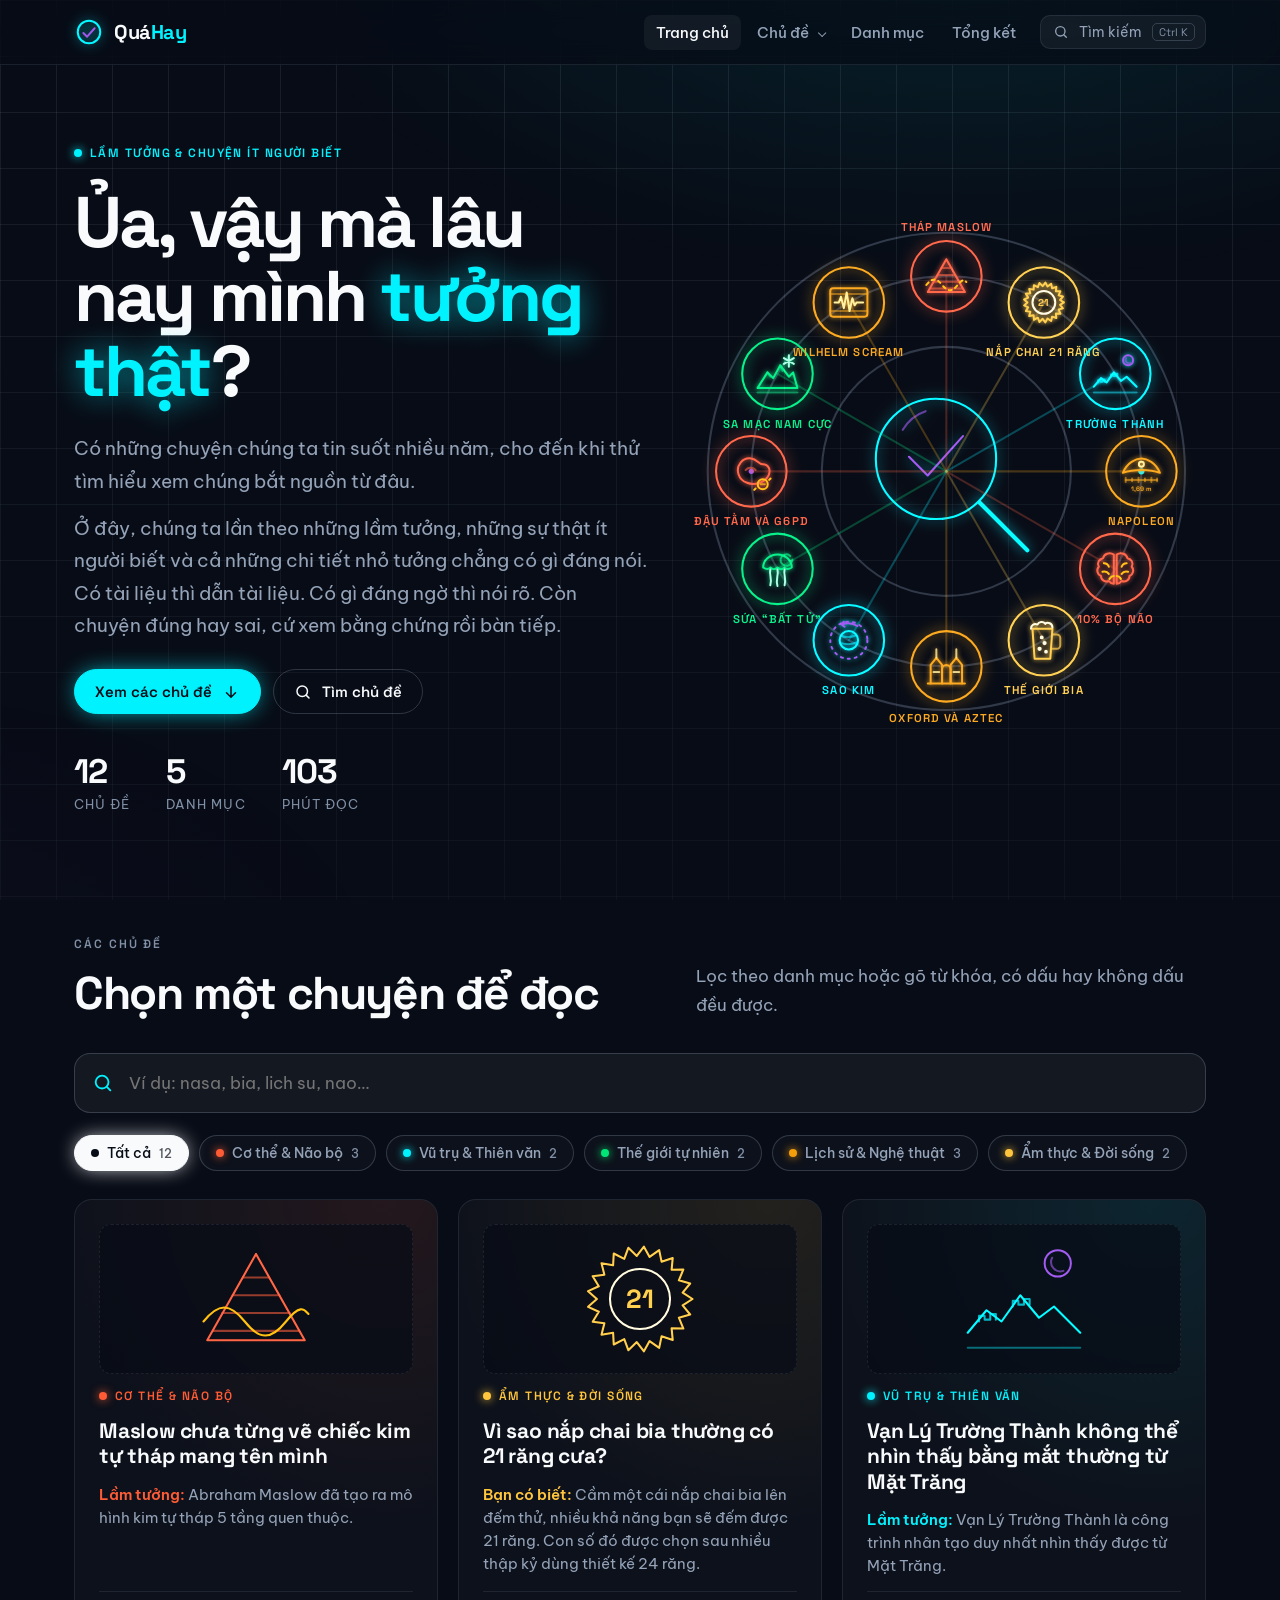
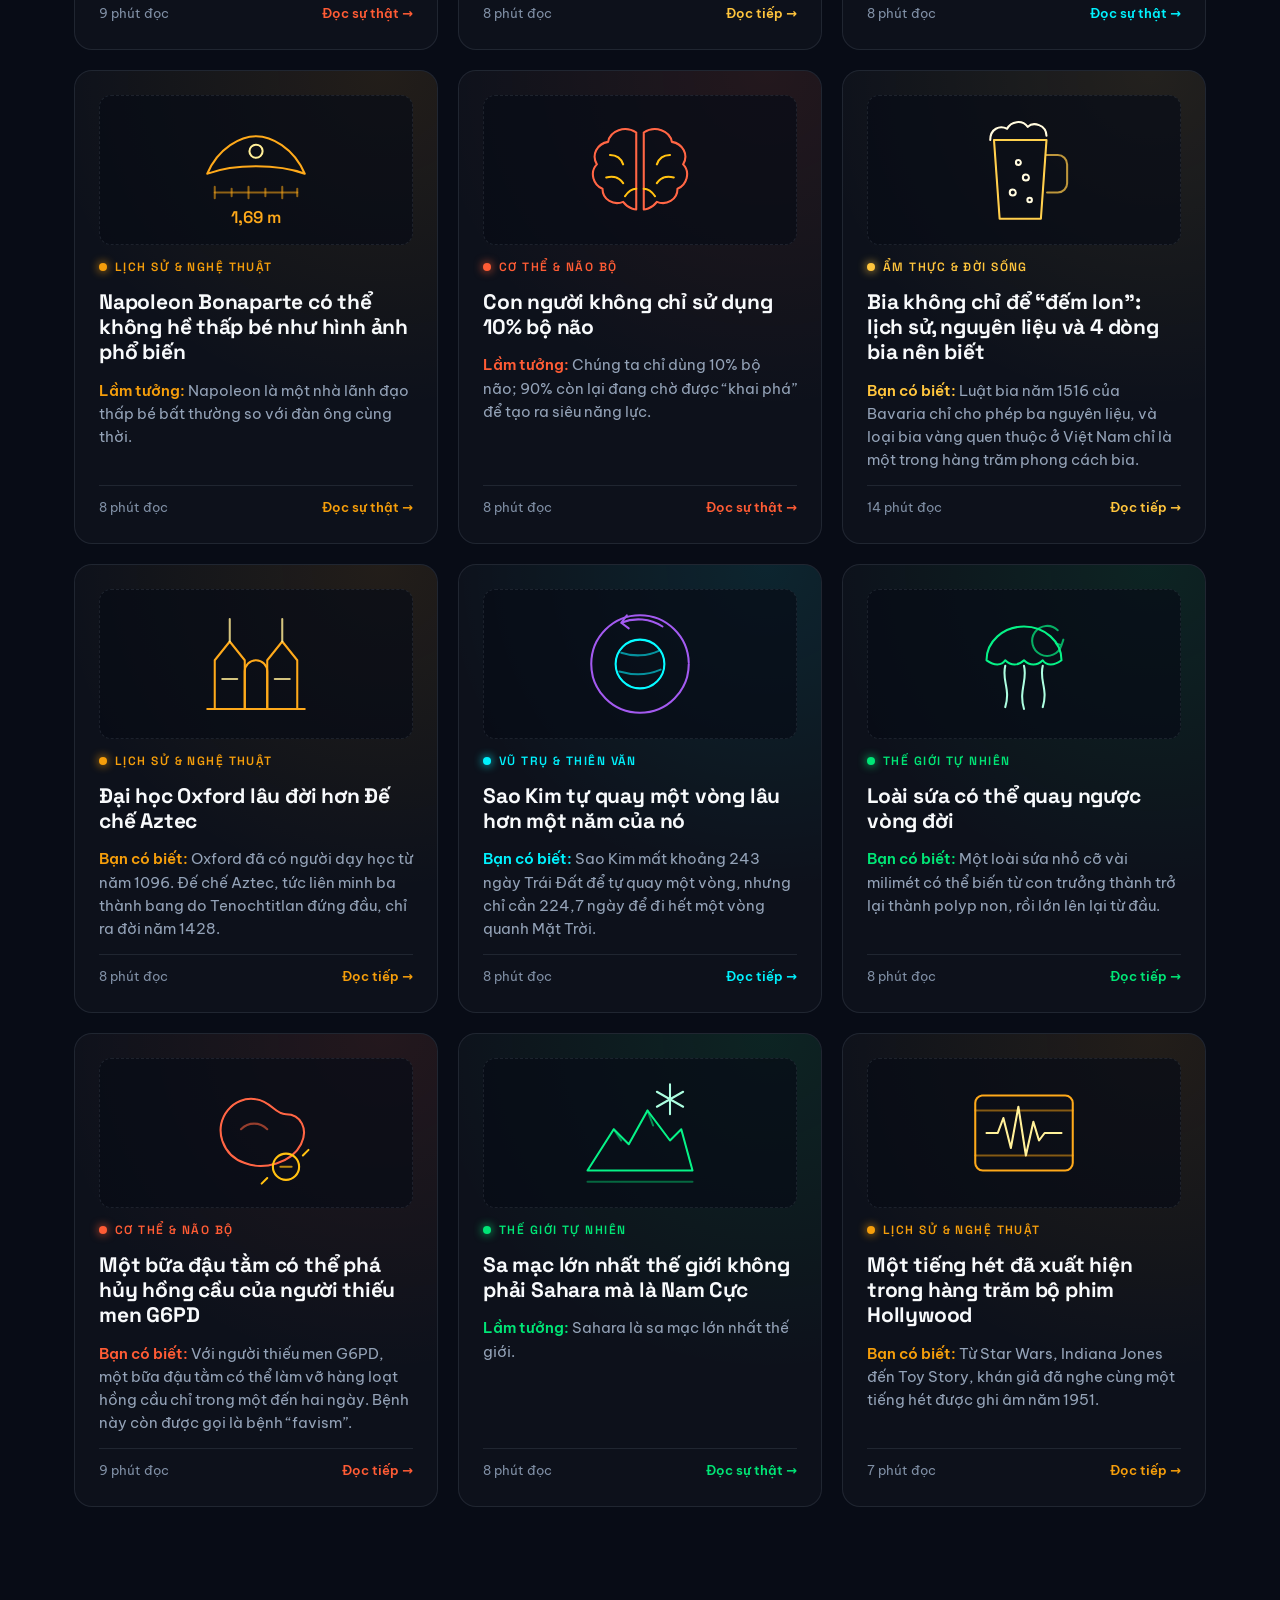
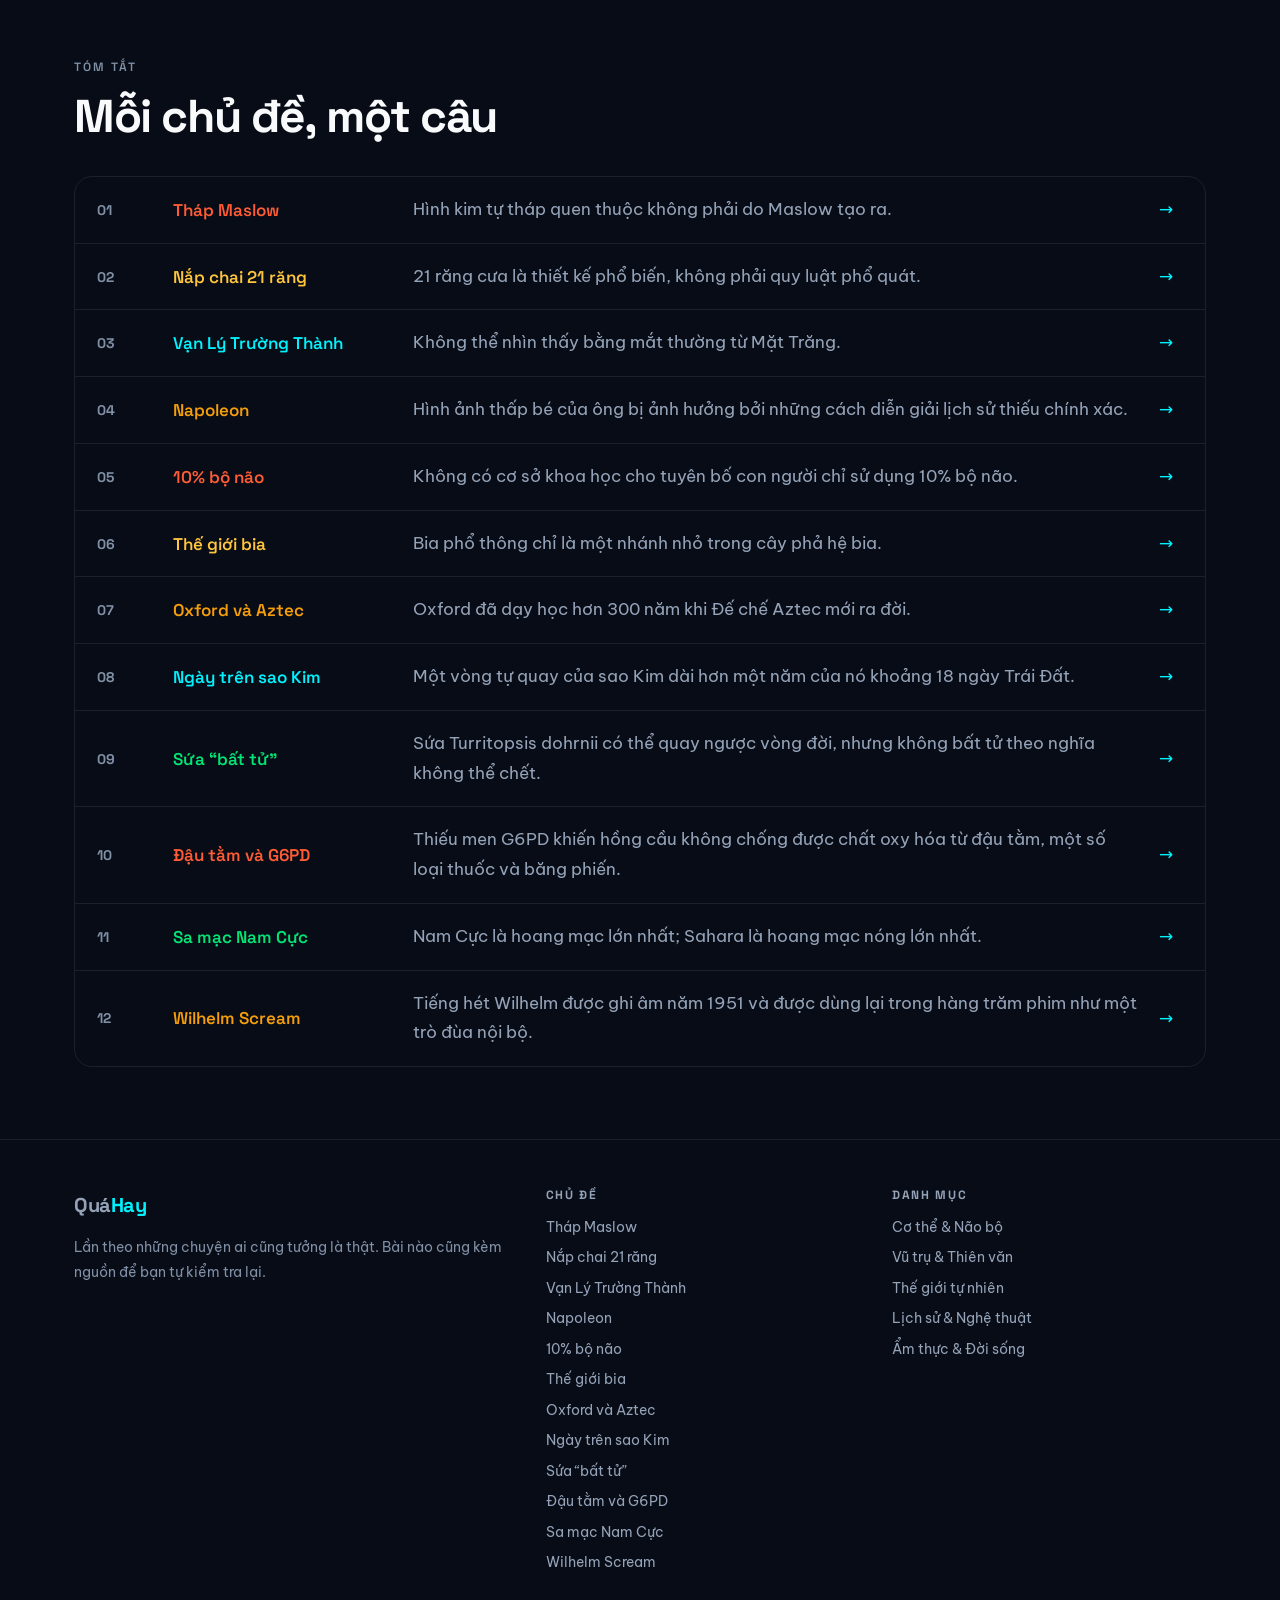
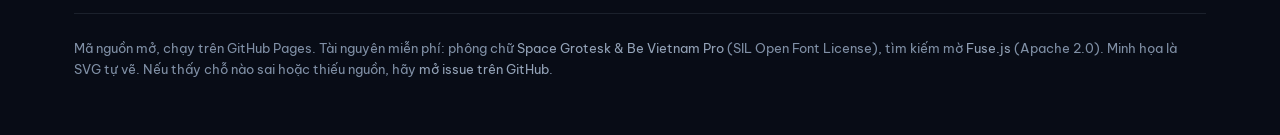
<file: index.html>
<!doctype html>
<html lang="vi">
<head>
  <meta charset="utf-8">
  <script>document.documentElement.classList.add("js")</script>
  <meta name="viewport" content="width=device-width, initial-scale=1">
  <title>Quá Hay — Những điều thú vị &amp; sự thật bị hiểu lầm</title>
  <meta name="description" content="Tuyển tập những điều thú vị và các lầm tưởng phổ biến, được kiểm chứng bằng nguồn tham khảo và minh họa bằng nét vẽ phát sáng. Chủ đề cho mọi bàn nhậu và bữa tiệc.">
  <meta property="og:title" content="Quá Hay — Những điều thú vị & sự thật bị hiểu lầm">
  <meta property="og:description" content="Maslow không vẽ kim tự tháp, Napoleon không thấp, Vạn Lý Trường Thành không thấy được từ Mặt Trăng… và nhiều hơn nữa.">
  <meta name="theme-color" content="#080C16">
  <link rel="icon" href="assets/favicon.svg" type="image/svg+xml">
  <link rel="preconnect" href="https://fonts.googleapis.com">
  <link rel="preconnect" href="https://fonts.gstatic.com" crossorigin>
  <link href="https://fonts.googleapis.com/css2?family=Be+Vietnam+Pro:wght@400;500;600&family=Space+Grotesk:wght@500;600;700&display=swap&subset=vietnamese" rel="stylesheet">
  <link rel="stylesheet" href="assets/css/style.css">
</head>
<body data-page="home" data-theme="space" data-root="">

<main id="main">
  <!-- HERO -->
  <section class="hero">
    <div class="wrap">
      <div class="reveal">
        <span class="tag">Lầm tưởng &amp; chuyện ít người biết</span>
        <h1 style="margin-top:18px">Ủa, vậy mà lâu nay mình <em>tưởng thật</em>?</h1>
        <p class="lead">Có những chuyện chúng ta tin suốt nhiều năm, cho đến khi thử tìm hiểu xem chúng bắt nguồn từ đâu.</p>
        <p class="lead">Ở đây, chúng ta lần theo những lầm tưởng, những sự thật ít người biết và cả những chi tiết nhỏ tưởng chẳng có gì đáng nói. Có tài liệu thì dẫn tài liệu. Có gì đáng ngờ thì nói rõ. Còn chuyện đúng hay sai, cứ xem bằng chứng rồi bàn tiếp.</p>
        <div class="hero-actions">
          <a class="btn" href="#kham-pha">Xem các chủ đề
            <svg viewBox="0 0 24 24" fill="none" stroke="currentColor" stroke-width="2" stroke-linecap="round"><path d="M12 5v14M6 13l6 6 6-6"/></svg></a>
          <button class="btn ghost" type="button" data-open-search>
            <svg viewBox="0 0 24 24" fill="none" stroke="currentColor" stroke-width="2" stroke-linecap="round"><circle cx="11" cy="11" r="7"/><path d="m20 20-3.5-3.5"/></svg>Tìm chủ đề</button>
        </div>
        <div class="hero-stats" id="hero-stats"></div>
      </div>
      <div class="hero-art">
        <svg id="hero-orbit" class="art draw" viewBox="0 0 500 500" role="img" aria-label="Sơ đồ quỹ đạo các chủ đề"></svg>
      </div>
    </div>
  </section>

  <!-- CATEGORIES + GRID -->
  <section class="section" id="danh-muc">
    <div class="wrap">
      <div class="section-head" id="kham-pha">
        <div>
          <span class="eyebrow">Các chủ đề</span>
          <h2>Chọn một chuyện để đọc</h2>
        </div>
        <p>Lọc theo danh mục hoặc gõ từ khóa, có dấu hay không dấu đều được.</p>
      </div>
      <label class="home-search">
        <svg viewBox="0 0 24 24" fill="none" stroke="currentColor" stroke-width="2" stroke-linecap="round"><circle cx="11" cy="11" r="7"/><path d="m20 20-3.5-3.5"/></svg>
        <span class="sr-only">Tìm trong thư viện</span>
        <input id="home-q" type="search" placeholder="Ví dụ: nasa, bia, lich su, nao…" autocomplete="off">
      </label>
      <div class="chips" id="chips" role="group" aria-label="Lọc theo danh mục" style="margin:22px 0 28px"></div>
      <div class="grid" id="grid"></div>
      <p id="grid-empty" class="search-empty" hidden></p>
    </div>
  </section>


  <!-- RECAP -->
  <section class="section" id="tong-ket">
    <div class="wrap">
      <div class="section-head">
        <div>
          <span class="eyebrow">Tóm tắt</span>
          <h2>Mỗi chủ đề, một câu</h2>
        </div>
      </div>
      <div class="recap" id="recap"></div>
    </div>
  </section>
</main>

<script src="assets/vendor/fuse.min.js"></script>
<script src="assets/js/data.js"></script>
<script>
(function () {
  const { categories, topics, icons } = QH;
  const esc = (s) => String(s).replace(/[&<>"]/g, (c) => ({ "&": "&amp;", "<": "&lt;", ">": "&gt;", '"': "&quot;" }[c]));
  const cs = (k) => `--c:${categories[k].primary};--c2:${categories[k].accent}`;

  /* Hero stats */
  const usedCats = Object.keys(categories).filter((k) => topics.some((t) => t.cat === k));
  const minutes = topics.reduce((s, t) => s + t.read, 0);
  document.getElementById("hero-stats").innerHTML =
    `<div><b>${topics.length}</b>chủ đề</div><div><b>${usedCats.length}</b>danh mục</div><div><b>${minutes}</b>phút đọc</div>`;

  /* Hero orbit: one glowing node per topic */
  const cx = 250, cy = 250, R = 188;
  let nodes = "";
  topics.forEach((t, i) => {
    const a = -Math.PI / 2 + (i / topics.length) * Math.PI * 2;
    const x = cx + R * Math.cos(a), y = cy + R * Math.sin(a);
    const c = categories[t.cat];
    const side = Math.cos(a) > 0.3 ? 1 : Math.cos(a) < -0.3 ? -1 : 0;
    const lx = x, ly = side ? y + 52 : y + (Math.sin(a) < 0 ? -44 : 54);
    const label = t.short.length > 16 ? t.short.split(" ").slice(-2).join(" ") : t.short;
    nodes += `
      <line x1="${cx}" y1="${cy}" x2="${x.toFixed(1)}" y2="${y.toFixed(1)}" stroke="${c.primary}" stroke-opacity=".25" stroke-dasharray="2 6" class="nodraw-line"/>
      <a href="${t.url}" class="hero-node" data-cat="${t.cat}" aria-label="${esc(t.title)}" style="${cs(t.cat)}">
        <circle class="node-ring" cx="${x.toFixed(1)}" cy="${y.toFixed(1)}" r="34" stroke="${c.primary}" style="filter:drop-shadow(0 0 6px ${c.primary})"/>
        <svg x="${(x - 22).toFixed(1)}" y="${(y - 22).toFixed(1)}" width="44" height="44" viewBox="0 0 64 64" class="nodraw" style="filter:drop-shadow(0 0 4px ${c.primary})">${icons[t.icon].replace(/^<svg[^>]*>|<\/svg>$/g, "")}</svg>
        <text x="${lx.toFixed(1)}" y="${ly.toFixed(1)}" text-anchor="middle" class="node-lbl" fill="${c.primary}" stroke="none">${esc(label)}</text>
      </a>`;
  });
  document.getElementById("hero-orbit").innerHTML = `
    <g class="orbit-rev"><circle class="m" cx="250" cy="250" r="230" stroke-dasharray="1 9"/></g>
    <g class="orbit"><circle class="m" cx="250" cy="250" r="${R}"/><circle class="fp" cx="${cx + R}" cy="${cy}" r="3"/><circle class="fa" cx="${cx - R}" cy="${cy}" r="2.5"/></g>
    <circle class="m" cx="250" cy="250" r="120" stroke-dasharray="4 10"/>
    <g class="glow">
      <circle class="p" cx="240" cy="238" r="58"/>
      <path class="p" d="M282 280l46 46" stroke-width="4"/>
      <path class="a" d="M214 236l18 18 34-38"/>
      <path class="a" d="M208 210a40 40 0 0 1 22-18" opacity=".6"/>
    </g>
    ${nodes}`;
  document.querySelectorAll(".hero-node").forEach((n) => {
    n.addEventListener("mouseenter", () => (document.body.dataset.theme = n.dataset.cat));
    n.addEventListener("focus", () => (document.body.dataset.theme = n.dataset.cat));
    const reset = () => (document.body.dataset.theme = cat === "all" ? "space" : cat);
    n.addEventListener("mouseleave", reset);
    n.addEventListener("blur", reset);
  });

  /* Grid of cards */
  const grid = document.getElementById("grid");
  grid.innerHTML = topics.map((t) => `
    <a class="card reveal" href="${t.url}" data-slug="${t.slug}" data-cat="${t.cat}" style="${cs(t.cat)}">
      <div class="card-art">${icons[t.icon]}</div>
      <span class="tag">${esc(categories[t.cat].name)}</span>
      <h3>${esc(t.title)}</h3>
      <p class="myth">${t.type === "myth" ? `<b>Lầm tưởng:</b> ${esc(t.myth)}` : `<b>Bạn có biết:</b> ${esc(t.hook)}`}</p>
      <div class="meta"><span>${t.read} phút đọc</span><span>${t.type === "myth" ? "Đọc sự thật" : "Đọc tiếp"} →</span></div>
    </a>`).join("");
  grid.querySelectorAll(".card-art svg").forEach((s) => s.classList.add("draw"));

  /* Category chips + search filter */
  const chips = document.getElementById("chips");
  const counts = (k) => topics.filter((t) => t.cat === k).length;
  chips.innerHTML = `<button class="chip" data-cat="all" aria-pressed="true" style="--c:#F8FAFC"><i></i>Tất cả <small>${topics.length}</small></button>` +
    Object.entries(categories).filter(([k]) => counts(k)).map(([k, c]) =>
      `<button class="chip" data-cat="${k}" aria-pressed="false" style="${cs(k)}"><i></i>${esc(c.name)} <small>${counts(k)}</small></button>`).join("");

  const q = document.getElementById("home-q"), empty = document.getElementById("grid-empty");
  let cat = "all";
  function apply() {
    const hits = new Set((q.value.trim() ? QH.search(q.value) : topics).map((t) => t.slug));
    let shown = 0;
    grid.querySelectorAll(".card").forEach((c) => {
      const ok = hits.has(c.dataset.slug) && (cat === "all" || c.dataset.cat === cat);
      c.hidden = !ok;
      if (ok) { shown++; c.classList.add("is-in"); c.querySelector(".draw")?.classList.add("is-drawn"); }
    });
    empty.hidden = shown > 0;
    empty.textContent = shown ? "" : `Chưa có chủ đề nào khớp “${q.value}”${cat !== "all" ? " trong danh mục này" : ""}.`;
  }
  function setCat(k, push) {
    cat = k;
    chips.querySelectorAll(".chip").forEach((b) => b.setAttribute("aria-pressed", b.dataset.cat === k));
    document.body.dataset.theme = k === "all" ? "space" : k;
    if (push) history.replaceState(null, "", k === "all" ? location.pathname + "#danh-muc" : `?cat=${k}#danh-muc`);
    apply();
  }
  chips.addEventListener("click", (e) => { const b = e.target.closest(".chip"); if (b) setCat(b.dataset.cat, true); });
  q.addEventListener("input", apply);
  q.addEventListener("keydown", (e) => {
    if (e.key === "Enter") { const first = grid.querySelector(".card:not([hidden])"); if (first) location.href = first.href; }
  });
  document.addEventListener("qh:ready", () => {
    const k = new URLSearchParams(location.search).get("cat");
    if (k && categories[k] && counts(k)) setCat(k, false);
  });


  /* Recap list */
  document.getElementById("recap").innerHTML = topics.map((t, i) => `
    <a href="${t.url}" style="${cs(t.cat)}">
      <span class="n">${String(i + 1).padStart(2, "0")}</span>
      <span class="t" style="color:var(--c)">${esc(t.short)}</span>
      <span class="d">${esc(t.remember)}</span>
      <span class="arr">→</span>
    </a>`).join("");
})();
</script>
<script src="assets/js/main.js"></script>
</body>
</html>
</file>
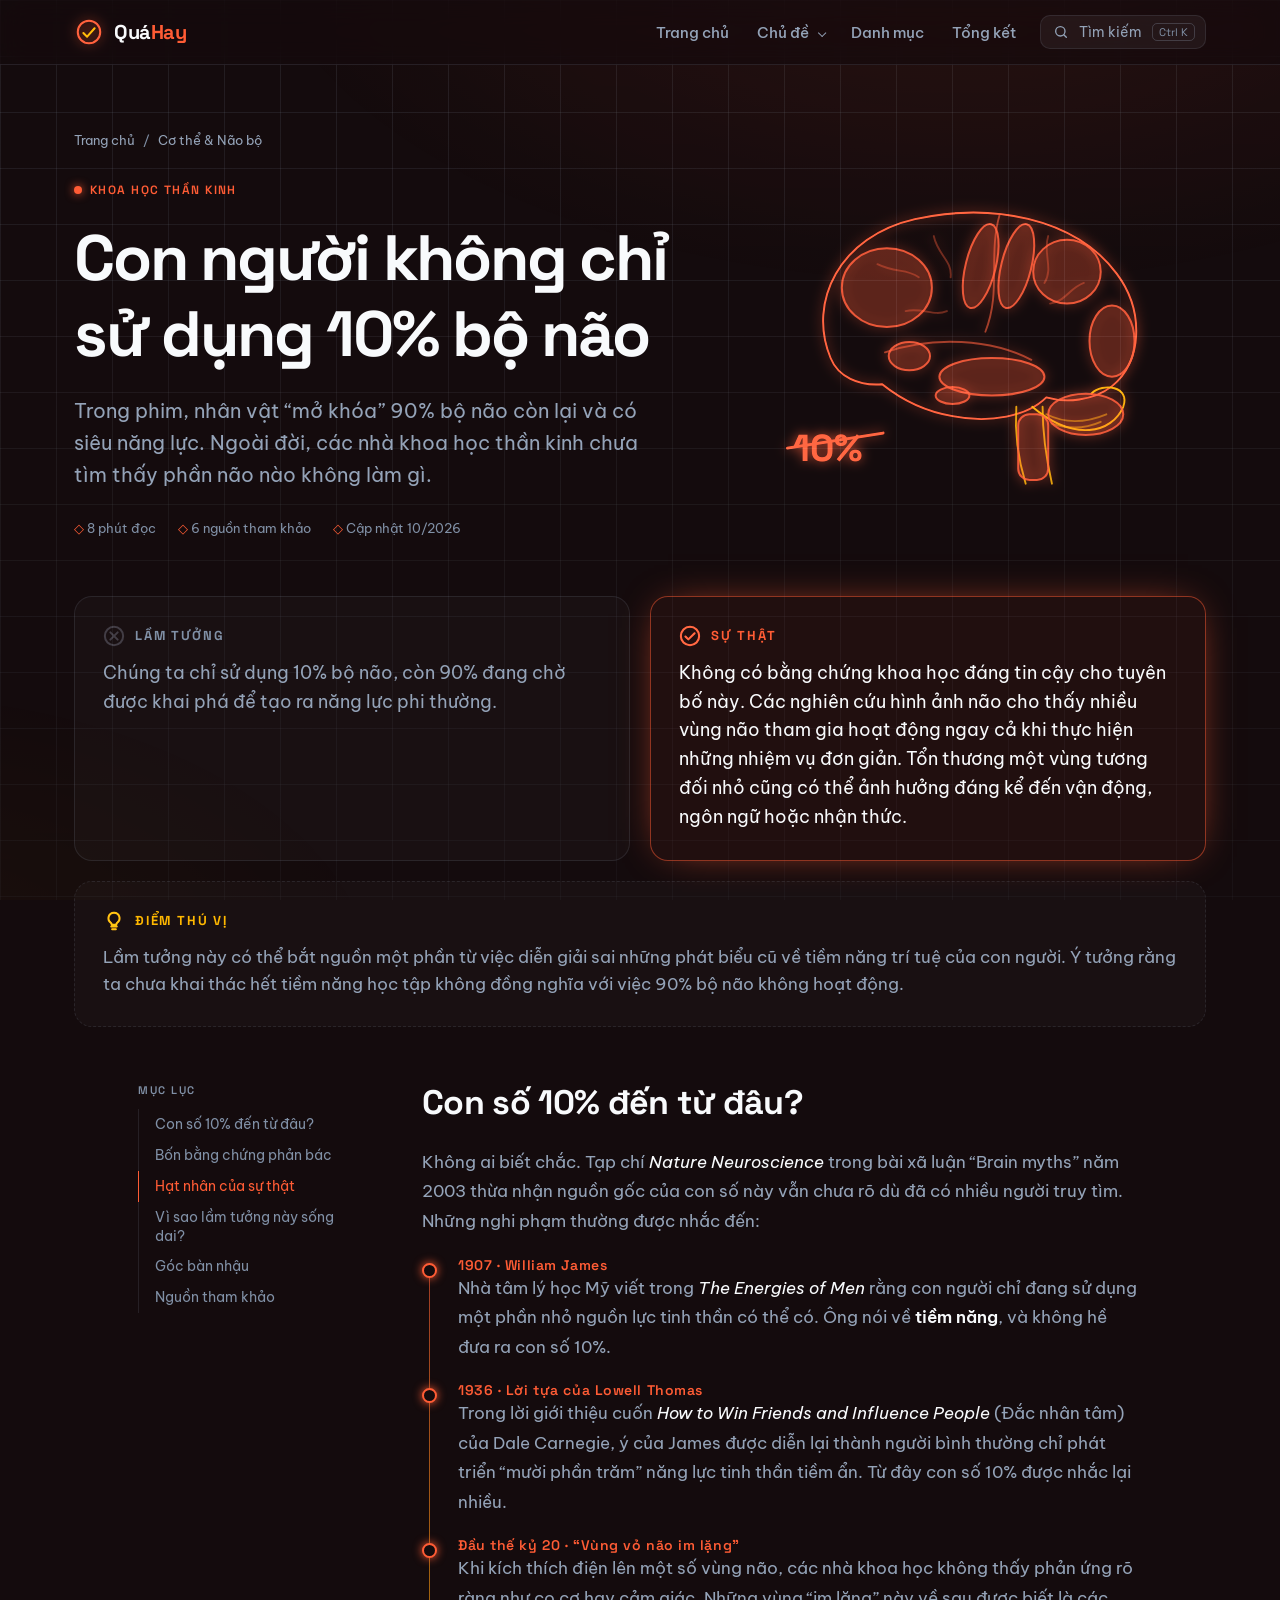
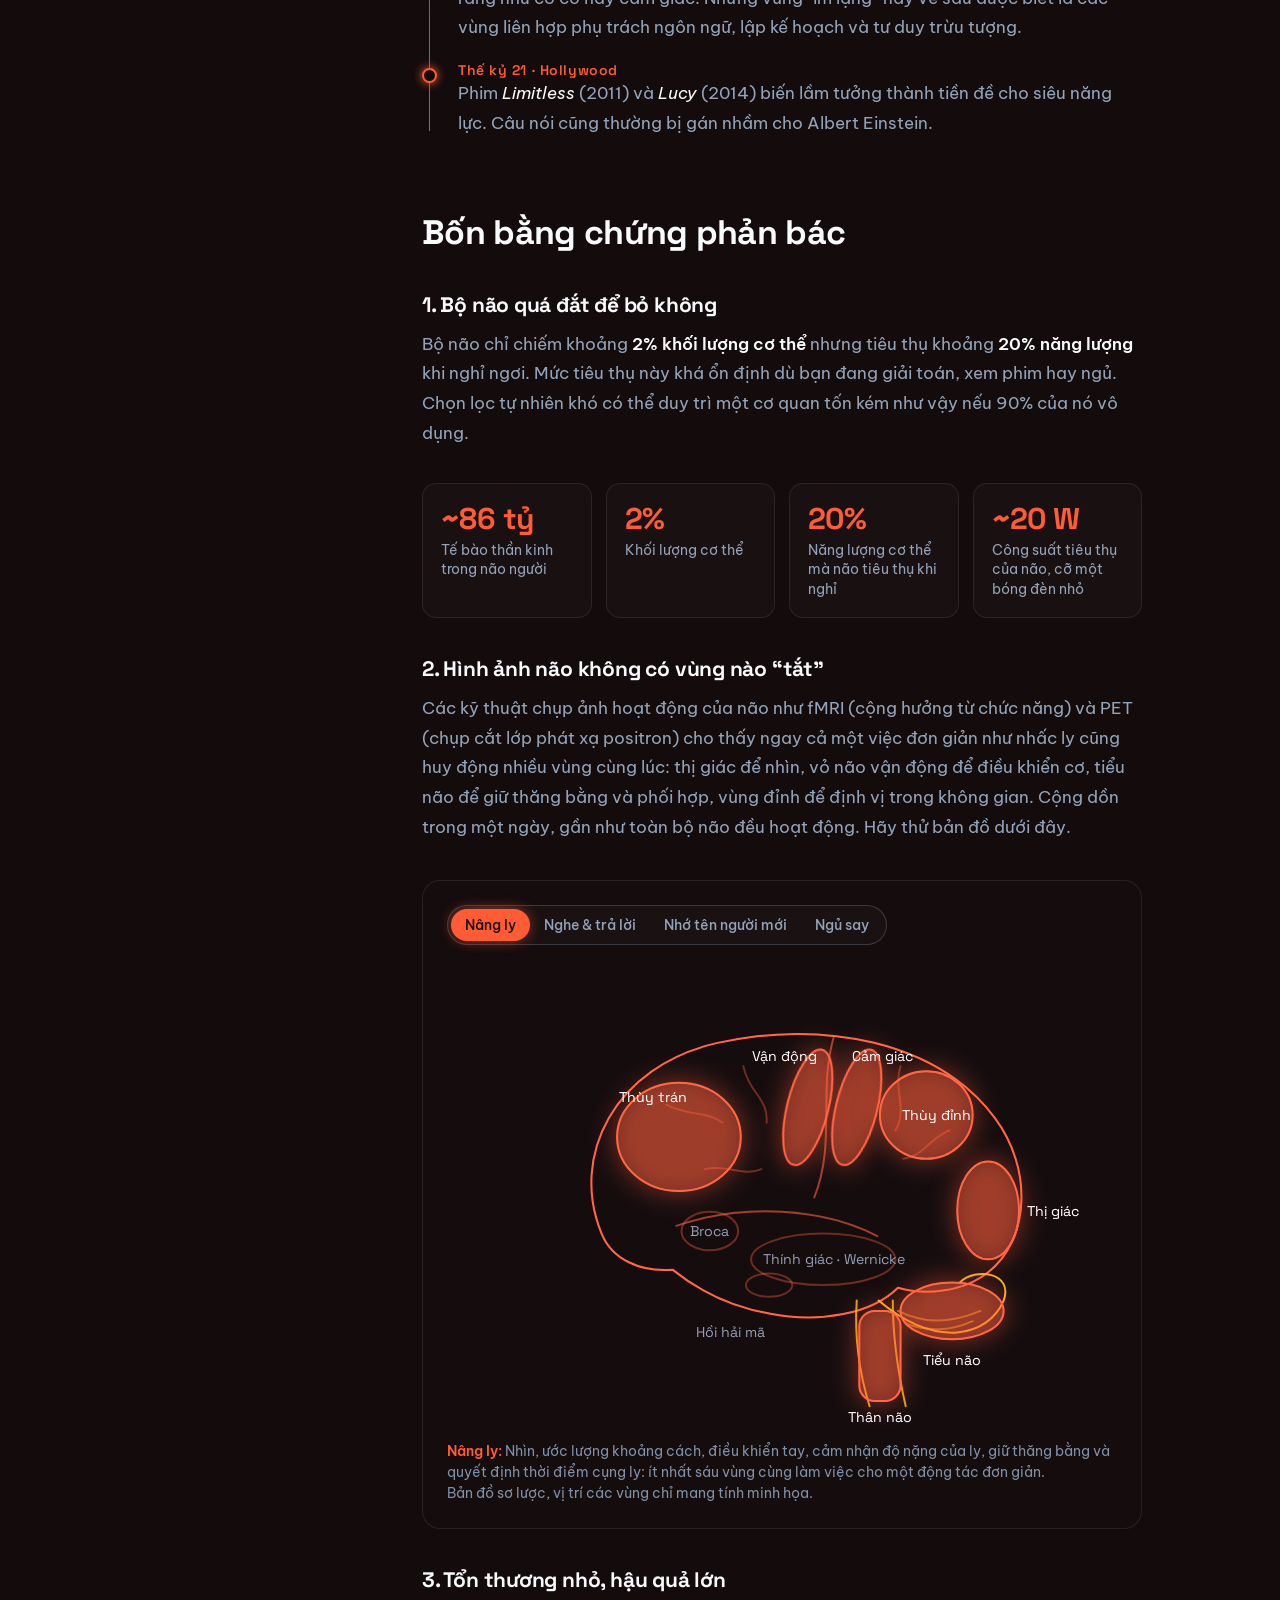
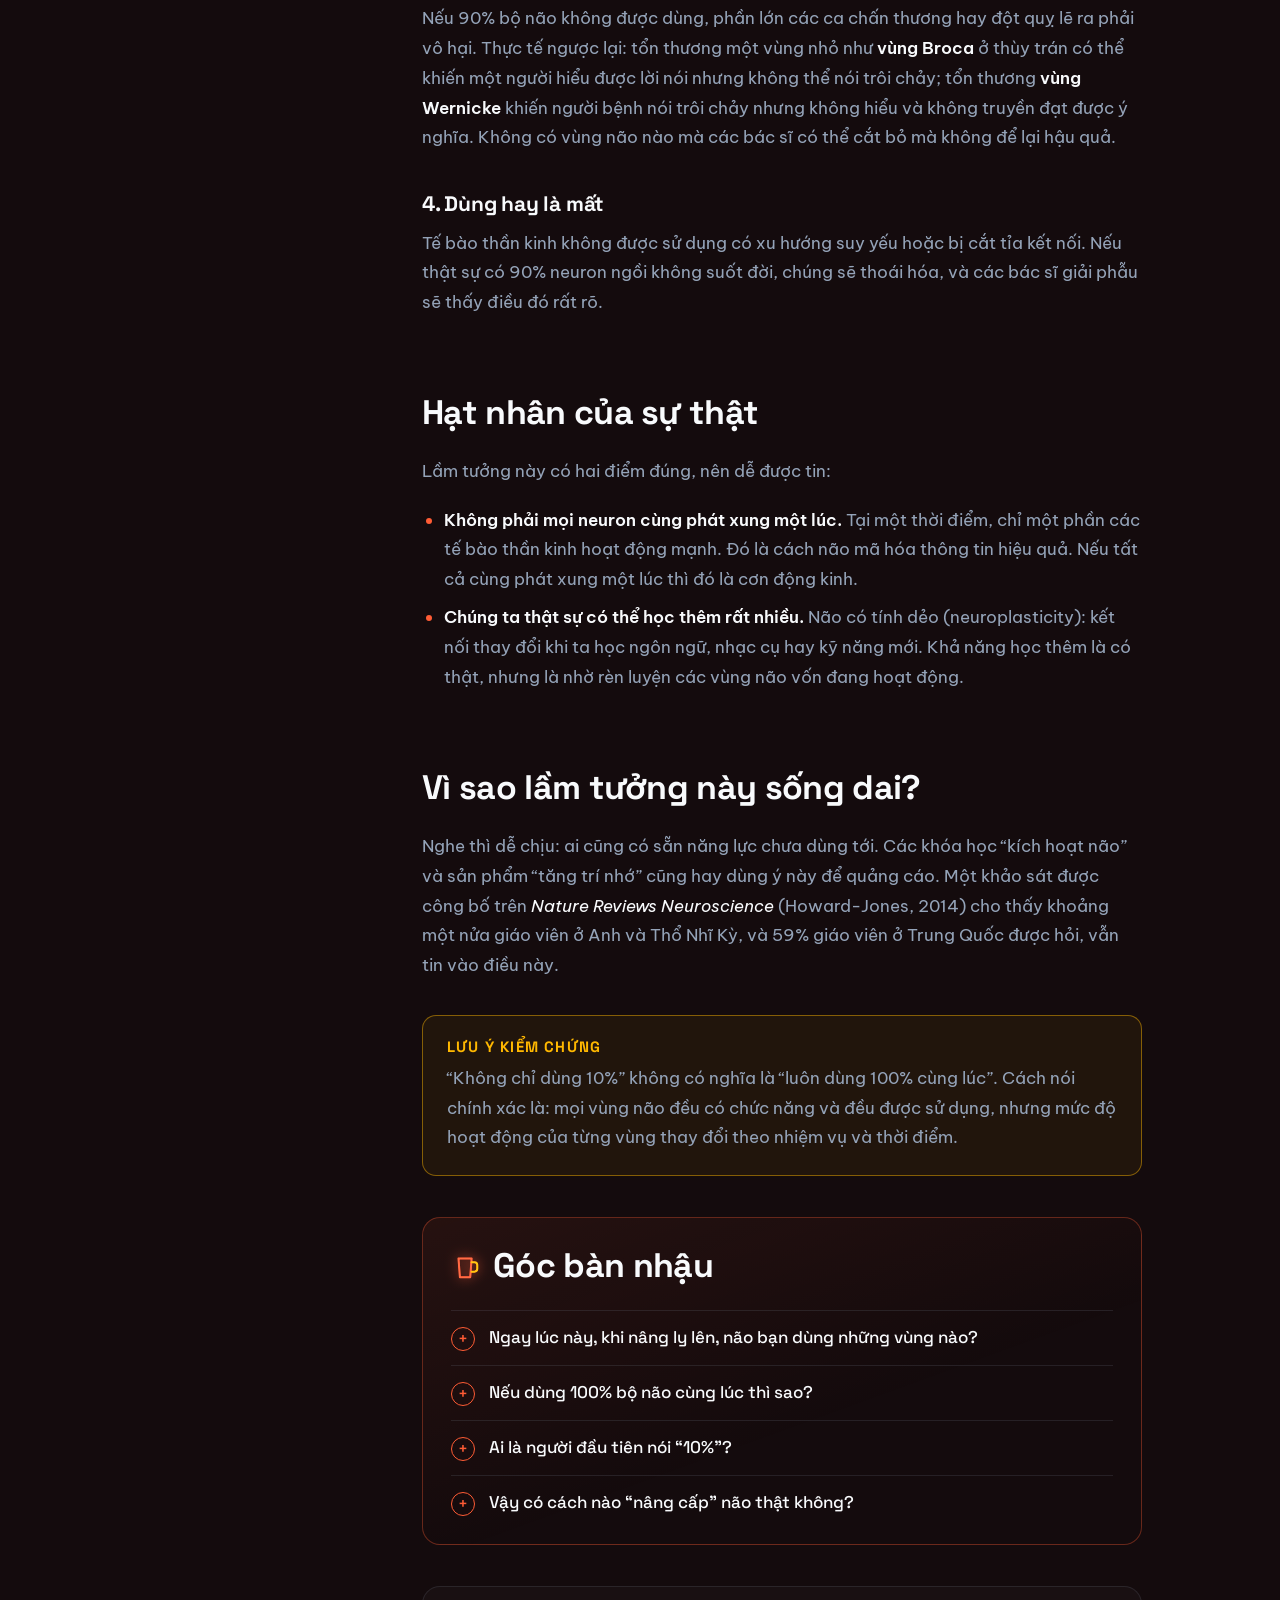
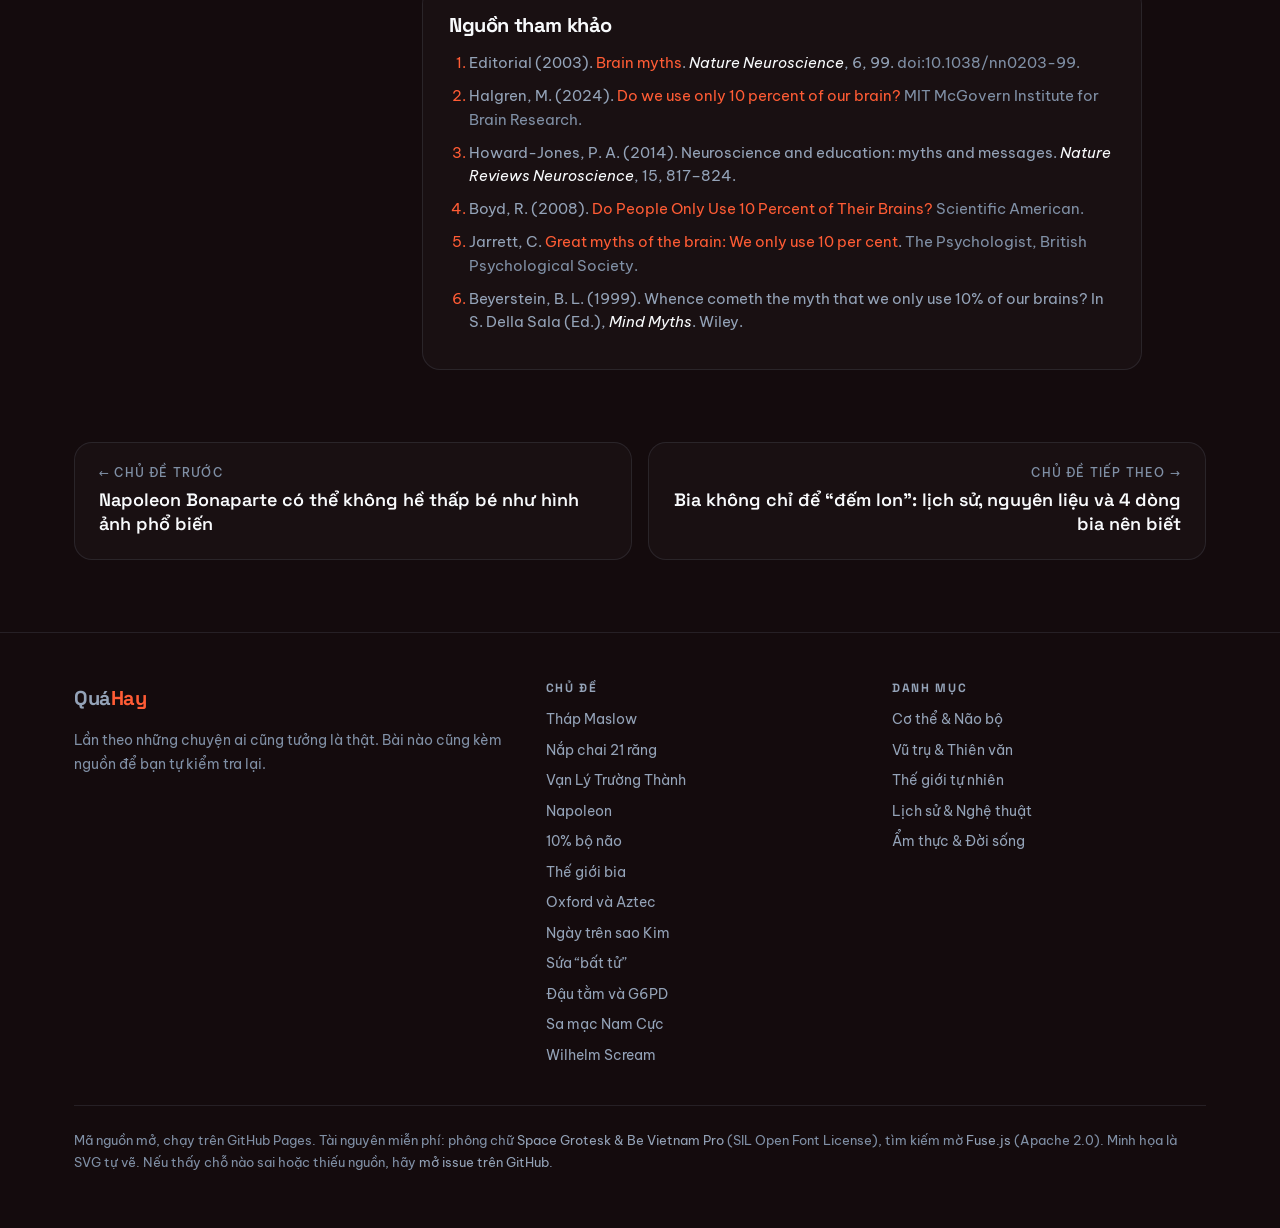
<file: topics/10-phan-tram-nao.html>
<!doctype html>
<html lang="vi">
<head>
  <meta charset="utf-8">
  <script>document.documentElement.classList.add("js")</script>
  <meta name="viewport" content="width=device-width, initial-scale=1">
  <title>Con người không chỉ dùng 10% bộ não — Quá Hay</title>
  <meta name="description" content="Không có bằng chứng khoa học cho tuyên bố con người chỉ sử dụng 10% bộ não. Năng lượng, hình ảnh não và các ca tổn thương não đều cho thấy điều ngược lại.">
  <meta name="theme-color" content="#140B0D">
  <link rel="icon" href="../assets/favicon.svg" type="image/svg+xml">
  <link rel="preconnect" href="https://fonts.googleapis.com">
  <link rel="preconnect" href="https://fonts.gstatic.com" crossorigin>
  <link href="https://fonts.googleapis.com/css2?family=Be+Vietnam+Pro:wght@400;500;600&family=Space+Grotesk:wght@500;600;700&display=swap&subset=vietnamese" rel="stylesheet">
  <link rel="stylesheet" href="../assets/css/style.css">
  <style>
    .region { fill: var(--primary); fill-opacity: 0; stroke: var(--primary); stroke-opacity: .35; transition: fill-opacity .6s ease, stroke-opacity .6s ease; }
    .region.on { fill-opacity: .32; stroke-opacity: 1; filter: drop-shadow(0 0 10px var(--primary)); }
    .region.low { fill-opacity: .12; stroke-opacity: .6; }
    .rlabel { fill: var(--dim); font: 11px var(--font-head); transition: fill .4s; }
    .rlabel.on { fill: var(--text); }
    #hero-brain .region { animation: pulse 3.2s ease-in-out infinite; fill-opacity: .18; stroke-opacity: .8; }
  </style>
</head>
<body data-page="article" data-theme="body" data-root="../" data-slug="10-phan-tram-nao">
<main id="main">

<section class="art-hero">
  <div class="wrap">
    <div class="reveal">
      <nav class="crumbs" aria-label="Breadcrumb"><a href="../index.html">Trang chủ</a><span>/</span><a href="../index.html?cat=body#danh-muc">Cơ thể &amp; Não bộ</a></nav>
      <span class="tag">Khoa học thần kinh</span>
      <h1>Con người không chỉ sử dụng 10% bộ não</h1>
      <p class="dek">Trong phim, nhân vật “mở khóa” 90% bộ não còn lại và có siêu năng lực. Ngoài đời, các nhà khoa học thần kinh chưa tìm thấy phần não nào không làm gì.</p>
      <div class="art-meta"><span>8 phút đọc</span><span>6 nguồn tham khảo</span><span>Cập nhật 10/2026</span></div>
    </div>
    <div class="art-hero-art">
      <svg id="hero-brain" class="art draw glow" viewBox="0 0 520 360" role="img" aria-label="Bộ não với nhiều vùng cùng phát sáng"></svg>
    </div>
  </div>
</section>

<section class="wrap">
  <div class="verdict reveal">
    <div class="myth">
      <h2><svg class="art" viewBox="0 0 24 24"><circle class="m" cx="12" cy="12" r="10"/><path class="m" d="M8 8l8 8M16 8l-8 8"/></svg>Lầm tưởng</h2>
      <p>Chúng ta chỉ sử dụng 10% bộ não, còn 90% đang chờ được khai phá để tạo ra năng lực phi thường.</p>
    </div>
    <div class="fact">
      <h2><svg class="art" viewBox="0 0 24 24"><circle class="p" cx="12" cy="12" r="10"/><path class="p" d="M7 12.5l3.2 3.2L17 9"/></svg>Sự thật</h2>
      <p>Không có bằng chứng khoa học đáng tin cậy cho tuyên bố này. Các nghiên cứu hình ảnh não cho thấy nhiều vùng não tham gia hoạt động ngay cả khi thực hiện những nhiệm vụ đơn giản. Tổn thương một vùng tương đối nhỏ cũng có thể ảnh hưởng đáng kể đến vận động, ngôn ngữ hoặc nhận thức.</p>
    </div>
    <div class="insight">
      <h2><svg class="art" viewBox="0 0 24 24"><path class="a" d="M9 18h6M10 21h4M12 3a6 6 0 0 0-3.5 10.9c.6.5 1 1.2 1 2.1h5c0-.9.4-1.6 1-2.1A6 6 0 0 0 12 3z"/></svg>Điểm thú vị</h2>
      <p>Lầm tưởng này có thể bắt nguồn một phần từ việc diễn giải sai những phát biểu cũ về tiềm năng trí tuệ của con người. Ý tưởng rằng ta chưa khai thác hết tiềm năng học tập không đồng nghĩa với việc 90% bộ não không hoạt động.</p>
    </div>
  </div>
</section>

<div class="wrap art-layout">
  <aside class="toc" aria-label="Mục lục"><b>Mục lục</b><ol></ol></aside>
  <article class="prose">

    <h2 id="nguon-goc">Con số 10% đến từ đâu?</h2>
    <p>Không ai biết chắc. Tạp chí <em>Nature Neuroscience</em> trong bài xã luận “Brain myths” năm 2003 thừa nhận nguồn gốc của con số này vẫn chưa rõ dù đã có nhiều người truy tìm. Những nghi phạm thường được nhắc đến:</p>
    <ul class="timeline">
      <li><b>1907 · William James</b>Nhà tâm lý học Mỹ viết trong <em>The Energies of Men</em> rằng con người chỉ đang sử dụng một phần nhỏ nguồn lực tinh thần có thể có. Ông nói về <strong>tiềm năng</strong>, và không hề đưa ra con số 10%.</li>
      <li><b>1936 · Lời tựa của Lowell Thomas</b>Trong lời giới thiệu cuốn <em>How to Win Friends and Influence People</em> (Đắc nhân tâm) của Dale Carnegie, ý của James được diễn lại thành người bình thường chỉ phát triển “mười phần trăm” năng lực tinh thần tiềm ẩn. Từ đây con số 10% được nhắc lại nhiều.</li>
      <li><b>Đầu thế kỷ 20 · “Vùng vỏ não im lặng”</b>Khi kích thích điện lên một số vùng não, các nhà khoa học không thấy phản ứng rõ ràng như co cơ hay cảm giác. Những vùng “im lặng” này về sau được biết là các vùng liên hợp phụ trách ngôn ngữ, lập kế hoạch và tư duy trừu tượng.</li>
      <li><b>Thế kỷ 21 · Hollywood</b>Phim <em>Limitless</em> (2011) và <em>Lucy</em> (2014) biến lầm tưởng thành tiền đề cho siêu năng lực. Câu nói cũng thường bị gán nhầm cho Albert Einstein.</li>
    </ul>

    <h2 id="bang-chung">Bốn bằng chứng phản bác</h2>
    <h3>1. Bộ não quá đắt để bỏ không</h3>
    <p>Bộ não chỉ chiếm khoảng <strong>2% khối lượng cơ thể</strong> nhưng tiêu thụ khoảng <strong>20% năng lượng</strong> khi nghỉ ngơi. Mức tiêu thụ này khá ổn định dù bạn đang giải toán, xem phim hay ngủ. Chọn lọc tự nhiên khó có thể duy trì một cơ quan tốn kém như vậy nếu 90% của nó vô dụng.</p>

    <div class="stats">
      <div class="stat"><b>~86 tỷ</b><span>Tế bào thần kinh trong não người</span></div>
      <div class="stat"><b>2%</b><span>Khối lượng cơ thể</span></div>
      <div class="stat"><b>20%</b><span>Năng lượng cơ thể mà não tiêu thụ khi nghỉ</span></div>
      <div class="stat"><b>~20 W</b><span>Công suất tiêu thụ của não, cỡ một bóng đèn nhỏ</span></div>
    </div>

    <h3>2. Hình ảnh não không có vùng nào “tắt”</h3>
    <p>Các kỹ thuật chụp ảnh hoạt động của não như fMRI (cộng hưởng từ chức năng) và PET (chụp cắt lớp phát xạ positron) cho thấy ngay cả một việc đơn giản như nhấc ly cũng huy động nhiều vùng cùng lúc: thị giác để nhìn, vỏ não vận động để điều khiển cơ, tiểu não để giữ thăng bằng và phối hợp, vùng đỉnh để định vị trong không gian. Cộng dồn trong một ngày, gần như toàn bộ não đều hoạt động. Hãy thử bản đồ dưới đây.</p>

    <figure class="figure reveal">
      <div class="controls">
        <div class="seg" role="group" aria-label="Chọn hoạt động" id="tasks"></div>
      </div>
      <svg id="brain-map" class="art" viewBox="0 0 520 360" role="img" aria-label="Bản đồ não sơ lược với các vùng sáng theo hoạt động"></svg>
      <figcaption id="brain-cap"></figcaption>
    </figure>

    <h3>3. Tổn thương nhỏ, hậu quả lớn</h3>
    <p>Nếu 90% bộ não không được dùng, phần lớn các ca chấn thương hay đột quỵ lẽ ra phải vô hại. Thực tế ngược lại: tổn thương một vùng nhỏ như <strong>vùng Broca</strong> ở thùy trán có thể khiến một người hiểu được lời nói nhưng không thể nói trôi chảy; tổn thương <strong>vùng Wernicke</strong> khiến người bệnh nói trôi chảy nhưng không hiểu và không truyền đạt được ý nghĩa. Không có vùng não nào mà các bác sĩ có thể cắt bỏ mà không để lại hậu quả.</p>

    <h3>4. Dùng hay là mất</h3>
    <p>Tế bào thần kinh không được sử dụng có xu hướng suy yếu hoặc bị cắt tỉa kết nối. Nếu thật sự có 90% neuron ngồi không suốt đời, chúng sẽ thoái hóa, và các bác sĩ giải phẫu sẽ thấy điều đó rất rõ.</p>

    <h2 id="hat-nhan-su-that">Hạt nhân của sự thật</h2>
    <p>Lầm tưởng này có hai điểm đúng, nên dễ được tin:</p>
    <ul>
      <li><strong>Không phải mọi neuron cùng phát xung một lúc.</strong> Tại một thời điểm, chỉ một phần các tế bào thần kinh hoạt động mạnh. Đó là cách não mã hóa thông tin hiệu quả. Nếu tất cả cùng phát xung một lúc thì đó là cơn động kinh.</li>
      <li><strong>Chúng ta thật sự có thể học thêm rất nhiều.</strong> Não có tính dẻo (neuroplasticity): kết nối thay đổi khi ta học ngôn ngữ, nhạc cụ hay kỹ năng mới. Khả năng học thêm là có thật, nhưng là nhờ rèn luyện các vùng não vốn đang hoạt động.</li>
    </ul>

    <h2 id="vi-sao-song-dai">Vì sao lầm tưởng này sống dai?</h2>
    <p>Nghe thì dễ chịu: ai cũng có sẵn năng lực chưa dùng tới. Các khóa học “kích hoạt não” và sản phẩm “tăng trí nhớ” cũng hay dùng ý này để quảng cáo. Một khảo sát được công bố trên <em>Nature Reviews Neuroscience</em> (Howard-Jones, 2014) cho thấy khoảng một nửa giáo viên ở Anh và Thổ Nhĩ Kỳ, và 59% giáo viên ở Trung Quốc được hỏi, vẫn tin vào điều này.</p>

    <div class="callout">
      <h4>Lưu ý kiểm chứng</h4>
      <p>“Không chỉ dùng 10%” không có nghĩa là “luôn dùng 100% cùng lúc”. Cách nói chính xác là: mọi vùng não đều có chức năng và đều được sử dụng, nhưng mức độ hoạt động của từng vùng thay đổi theo nhiệm vụ và thời điểm.</p>
    </div>

    <section class="bar-talk">
      <h2 id="ban-nhau" data-toc="Góc bàn nhậu"><svg class="art glow" viewBox="0 0 32 32"><path class="p" d="M8 8h14l-1.5 20h-11z"/><path class="a" d="M22 12h3a3 3 0 0 1 3 3v4a3 3 0 0 1-3 3h-3"/></svg>Góc bàn nhậu</h2>
            <details><summary>Ngay lúc này, khi nâng ly lên, não bạn dùng những vùng nào?</summary>
        <div><p>Thị giác (nhìn ly), vùng đỉnh (ước lượng khoảng cách), vỏ não vận động (điều khiển tay), tiểu não (phối hợp, giữ ly không đổ), cảm giác thân thể (biết ly nặng nhẹ), và thùy trán (quyết định “dô”). Rượu bia làm chậm chính tiểu não, nên người say thường đi đứng loạng choạng.</p></div></details>
      <details><summary>Nếu dùng 100% bộ não cùng lúc thì sao?</summary>
        <div><p>Nếu mọi neuron đồng loạt phát xung, đó là trạng thái gần với cơn co giật động kinh. Não hoạt động tốt vì chỉ một phần tế bào hoạt động mạnh tại mỗi thời điểm.</p></div></details>
      <details><summary>Ai là người đầu tiên nói “10%”?</summary>
        <div><p>Không ai biết chắc. Ý tưởng về “tiềm năng chưa khai thác” có từ William James năm 1907, còn con số “mười phần trăm” xuất hiện trong lời tựa của Lowell Thomas cho cuốn Đắc nhân tâm năm 1936. Einstein thì gần như chắc chắn chưa từng nói câu này.</p></div></details>
      <details><summary>Vậy có cách nào “nâng cấp” não thật không?</summary>
        <div><p>Những cách có bằng chứng: ngủ đủ, vận động, học kỹ năng mới, duy trì quan hệ xã hội và uống ít rượu bia.</p></div></details>
    </section>

    <section class="sources">
      <h2 id="nguon">Nguồn tham khảo</h2>
      <ol>
        <li>Editorial (2003). <a href="https://www.nature.com/articles/nn0203-99" rel="noopener">Brain myths</a>. <em>Nature Neuroscience</em>, 6, 99. <span>doi:10.1038/nn0203-99.</span></li>
        <li>Halgren, M. (2024). <a href="https://mcgovern.mit.edu/2024/01/26/do-we-use-only-10-percent-of-our-brain/" rel="noopener">Do we use only 10 percent of our brain?</a> <span>MIT McGovern Institute for Brain Research.</span></li>
        <li>Howard-Jones, P. A. (2014). Neuroscience and education: myths and messages. <em>Nature Reviews Neuroscience</em>, 15, 817–824.</li>
        <li>Boyd, R. (2008). <a href="https://www.scientificamerican.com/article/do-people-only-use-10-percent-of-their-brains/" rel="noopener">Do People Only Use 10 Percent of Their Brains?</a> <span>Scientific American.</span></li>
        <li>Jarrett, C. <a href="https://thepsychologist.bps.org.uk/great-myths-brain-we-only-use-10-cent" rel="noopener">Great myths of the brain: We only use 10 per cent</a>. <span>The Psychologist, British Psychological Society.</span></li>
        <li>Beyerstein, B. L. (1999). Whence cometh the myth that we only use 10% of our brains? In S. Della Sala (Ed.), <em>Mind Myths</em>. Wiley.</li>
      </ol>
    </section>
  </article>
</div>

<div class="wrap"><nav class="pager" aria-label="Chủ đề khác"></nav></div>
</main>

<script src="../assets/vendor/fuse.min.js"></script>
<script src="../assets/js/data.js"></script>
<script>
(function () {
  const outline = `
    <path class="p" d="M120 210C95 150 130 80 210 62C290 44 380 60 425 120C455 160 452 215 420 240C400 256 370 258 350 252C330 272 290 280 250 272C215 266 190 250 175 238C150 240 128 230 120 210Z" style="--dur:2.4s"/>
    <path class="p" d="M300 58C288 100 302 140 285 182" opacity=".55"/>
    <path class="p" d="M178 204C230 186 292 190 334 212" opacity=".55"/>
    <path class="p" d="M170 110c20 10 30 4 44 14M230 80c4 20 20 26 18 44M352 80c-6 18 6 34-4 50M390 130c-16 6-20 20-36 22M200 160c18-4 30 6 44 0" opacity=".35"/>
    <path class="a" d="M335 262C380 300 420 290 432 262C440 240 410 236 398 248" opacity=".9"/>
    <path class="a" d="M350 270c20 10 40 10 64 0M356 280c18 6 34 6 52-2" opacity=".5"/>
    <path class="a" d="M318 262C316 292 320 318 328 344M346 262C346 292 350 318 356 344" opacity=".8"/>`;
  const regions = {
    pfc:   { el: '<ellipse cx="180" cy="135" rx="48" ry="42"/>', l: ["Thùy trán", 160, 108] },
    motor: { el: '<ellipse cx="280" cy="112" rx="16" ry="46" transform="rotate(14 280 112)"/>', l: ["Vận động", 262, 76] },
    sens:  { el: '<ellipse cx="318" cy="112" rx="16" ry="46" transform="rotate(14 318 112)"/>', l: ["Cảm giác", 338, 76] },
    par:   { el: '<ellipse cx="372" cy="118" rx="36" ry="34"/>', l: ["Thùy đỉnh", 380, 122] },
    occ:   { el: '<ellipse cx="420" cy="192" rx="24" ry="38"/>', l: ["Thị giác", 470, 196] },
    temp:  { el: '<ellipse cx="292" cy="230" rx="56" ry="20"/>', l: ["Thính giác · Wernicke", 300, 234] },
    broca: { el: '<ellipse cx="204" cy="208" rx="22" ry="15"/>', l: ["Broca", 204, 212] },
    hip:   { el: '<ellipse cx="250" cy="250" rx="18" ry="9"/>', l: ["Hồi hải mã", 220, 290] },
    cere:  { el: '<ellipse cx="392" cy="270" rx="40" ry="22"/>', l: ["Tiểu não", 392, 312] },
    stem:  { el: '<rect x="320" y="270" width="32" height="70" rx="12"/>', l: ["Thân não", 336, 356] }
  };
  function build(id, labels) {
    let s = "";
    for (const [k, r] of Object.entries(regions)) {
      s += r.el.replace(/^<(\w+)/, `<$1 class="region nodraw" data-r="${k}"`);
      if (labels) s += `<text class="rlabel" data-l="${k}" x="${r.l[1]}" y="${r.l[2]}" text-anchor="middle">${r.l[0]}</text>`;
    }
    return outline + s;
  }
  document.getElementById("hero-brain").innerHTML = build("hero", false) +
    `<g class="fade"><text class="tp" x="80" y="320" font-size="40" font-weight="700">10%</text><path class="p" d="M74 306L176 290" stroke-width="3"/></g>`;
  document.querySelectorAll("#hero-brain .region").forEach((r, i) => (r.style.animationDelay = (i * 0.32) + "s"));

  const map = document.getElementById("brain-map"), cap = document.getElementById("brain-cap"), seg = document.getElementById("tasks");
  map.innerHTML = build("map", true);
  const tasks = {
    toast: { b: "Nâng ly", on: ["occ", "par", "motor", "sens", "cere", "pfc", "stem"], c: "Nhìn, ước lượng khoảng cách, điều khiển tay, cảm nhận độ nặng của ly, giữ thăng bằng và quyết định thời điểm cụng ly: ít nhất sáu vùng cùng làm việc cho một động tác đơn giản." },
    talk:  { b: "Nghe & trả lời", on: ["temp", "broca", "pfc", "hip", "motor", "stem"], c: "Vùng thính giác và Wernicke giải mã lời nói, hồi hải mã gợi lại ký ức liên quan, thùy trán chọn ý, vùng Broca và vùng vận động điều khiển miệng để trả lời." },
    name:  { b: "Nhớ tên người mới", on: ["hip", "temp", "occ", "pfc", "stem"], c: "Nhận diện khuôn mặt (vùng thị giác và thái dương), gắn tên với khuôn mặt (hồi hải mã), và cố gắng tập trung để nhớ (thùy trán). Đây là lý do nhớ tên sau vài ly khó hơn hẳn." },
    sleep: { b: "Ngủ say", on: ["stem", "hip"], low: ["pfc", "motor", "sens", "par", "occ", "temp", "broca", "cere"], c: "Ngay cả khi ngủ, thân não duy trì nhịp thở và nhịp tim, hồi hải mã củng cố ký ức của ngày hôm đó, và toàn bộ vỏ não vẫn có hoạt động nền. Não không bao giờ “tắt”." }
  };
  seg.innerHTML = Object.entries(tasks).map(([k, t], i) => `<button type="button" data-task="${k}" aria-pressed="${i === 0}">${t.b}</button>`).join("");
  function show(k) {
    const t = tasks[k];
    map.querySelectorAll(".region").forEach((r) => {
      r.classList.toggle("on", t.on.includes(r.dataset.r));
      r.classList.toggle("low", (t.low || []).includes(r.dataset.r));
    });
    map.querySelectorAll(".rlabel").forEach((l) => l.classList.toggle("on", t.on.includes(l.dataset.l)));
    cap.innerHTML = `<b>${t.b}:</b> ${t.c} <br><span style="color:var(--dim)">Bản đồ sơ lược, vị trí các vùng chỉ mang tính minh họa.</span>`;
    seg.querySelectorAll("button").forEach((b) => b.setAttribute("aria-pressed", b.dataset.task === k));
  }
  seg.addEventListener("click", (e) => { const b = e.target.closest("[data-task]"); if (b) show(b.dataset.task); });
  show("toast");
})();
</script>
<script src="../assets/js/main.js"></script>
</body>
</html>
</file>
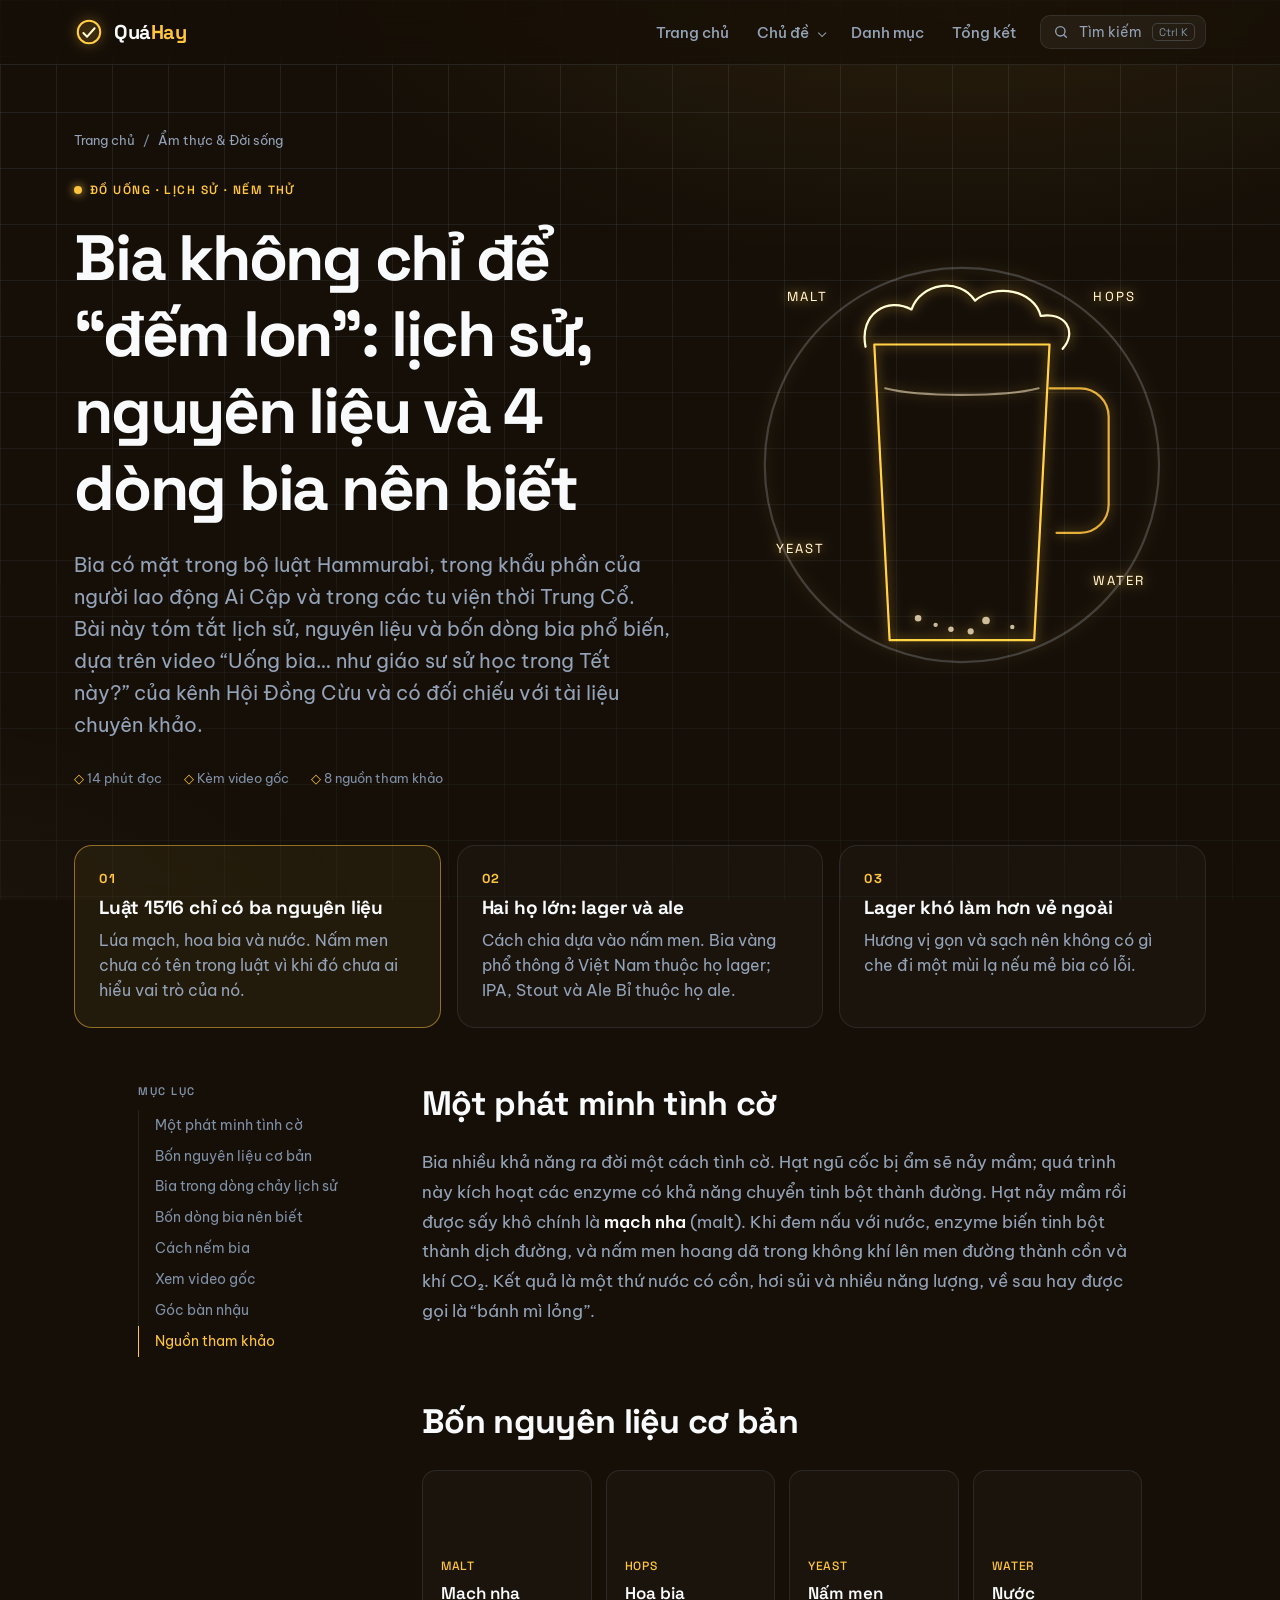
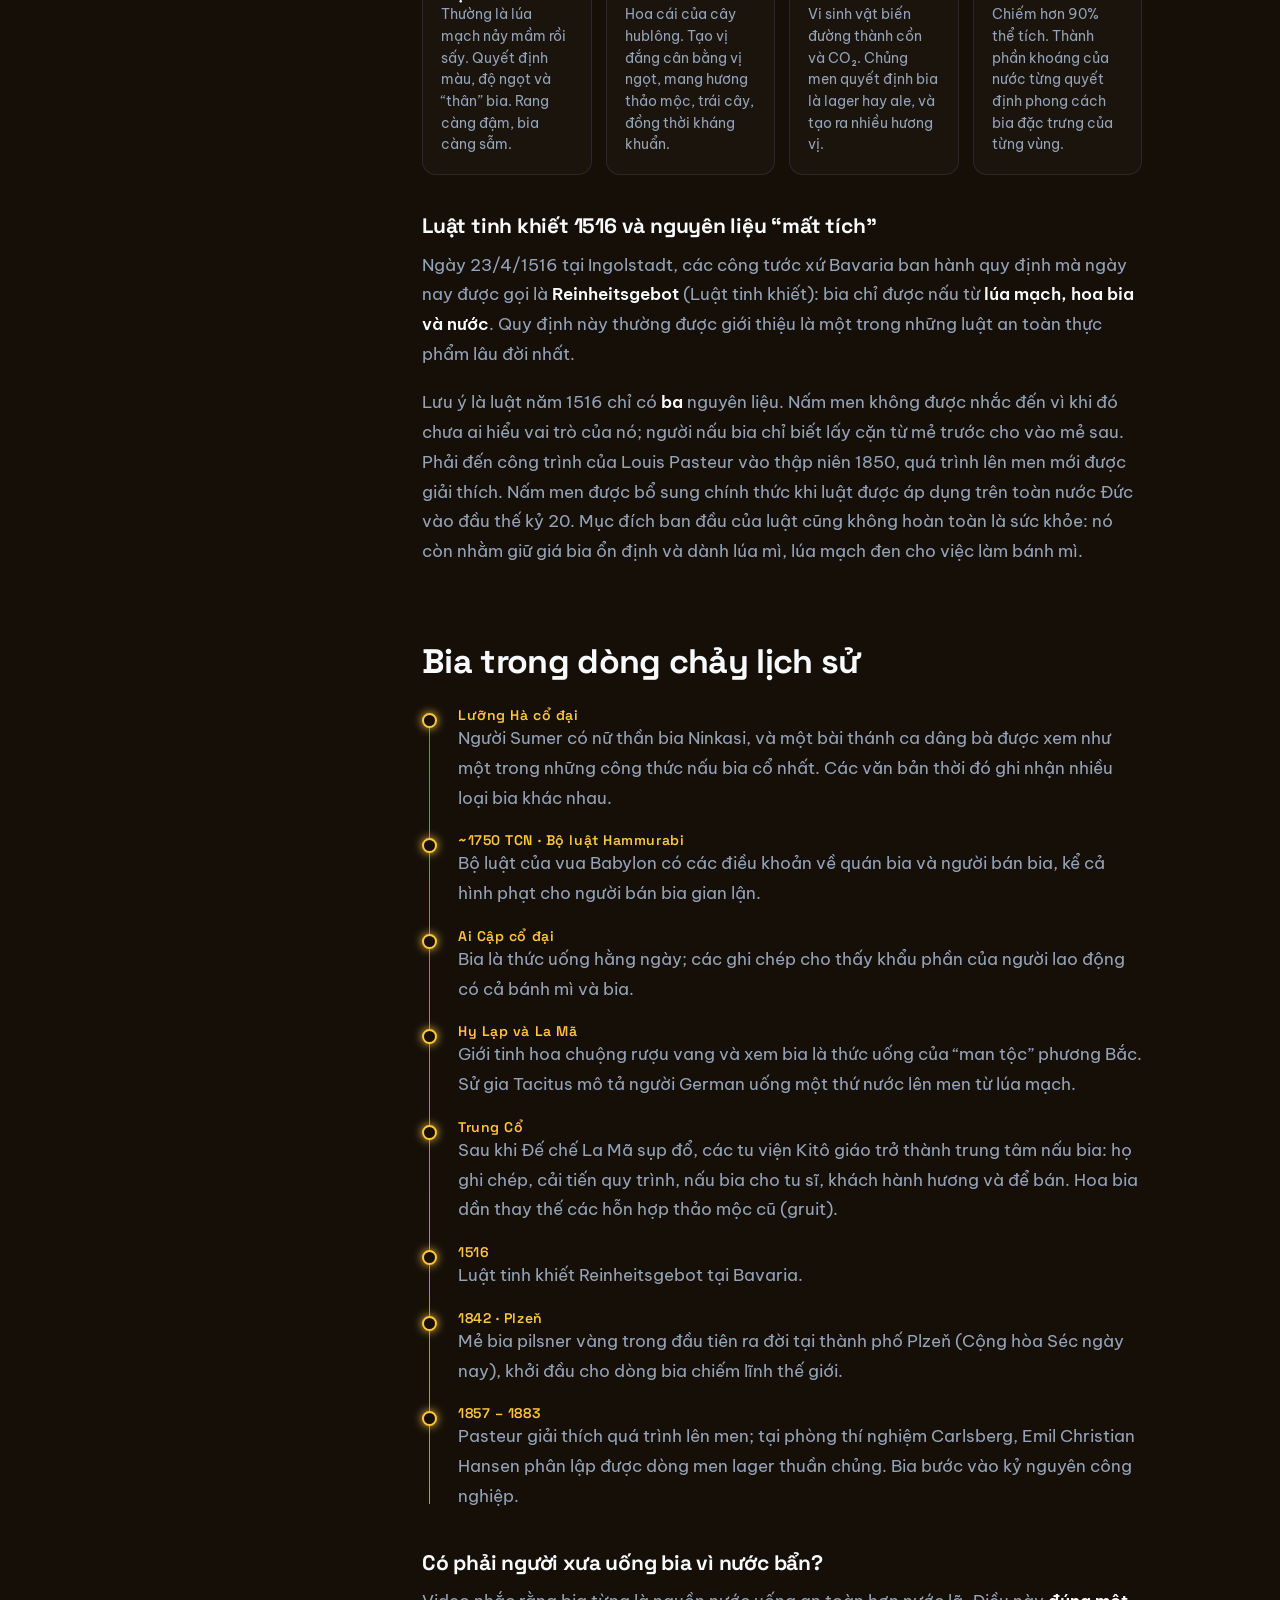
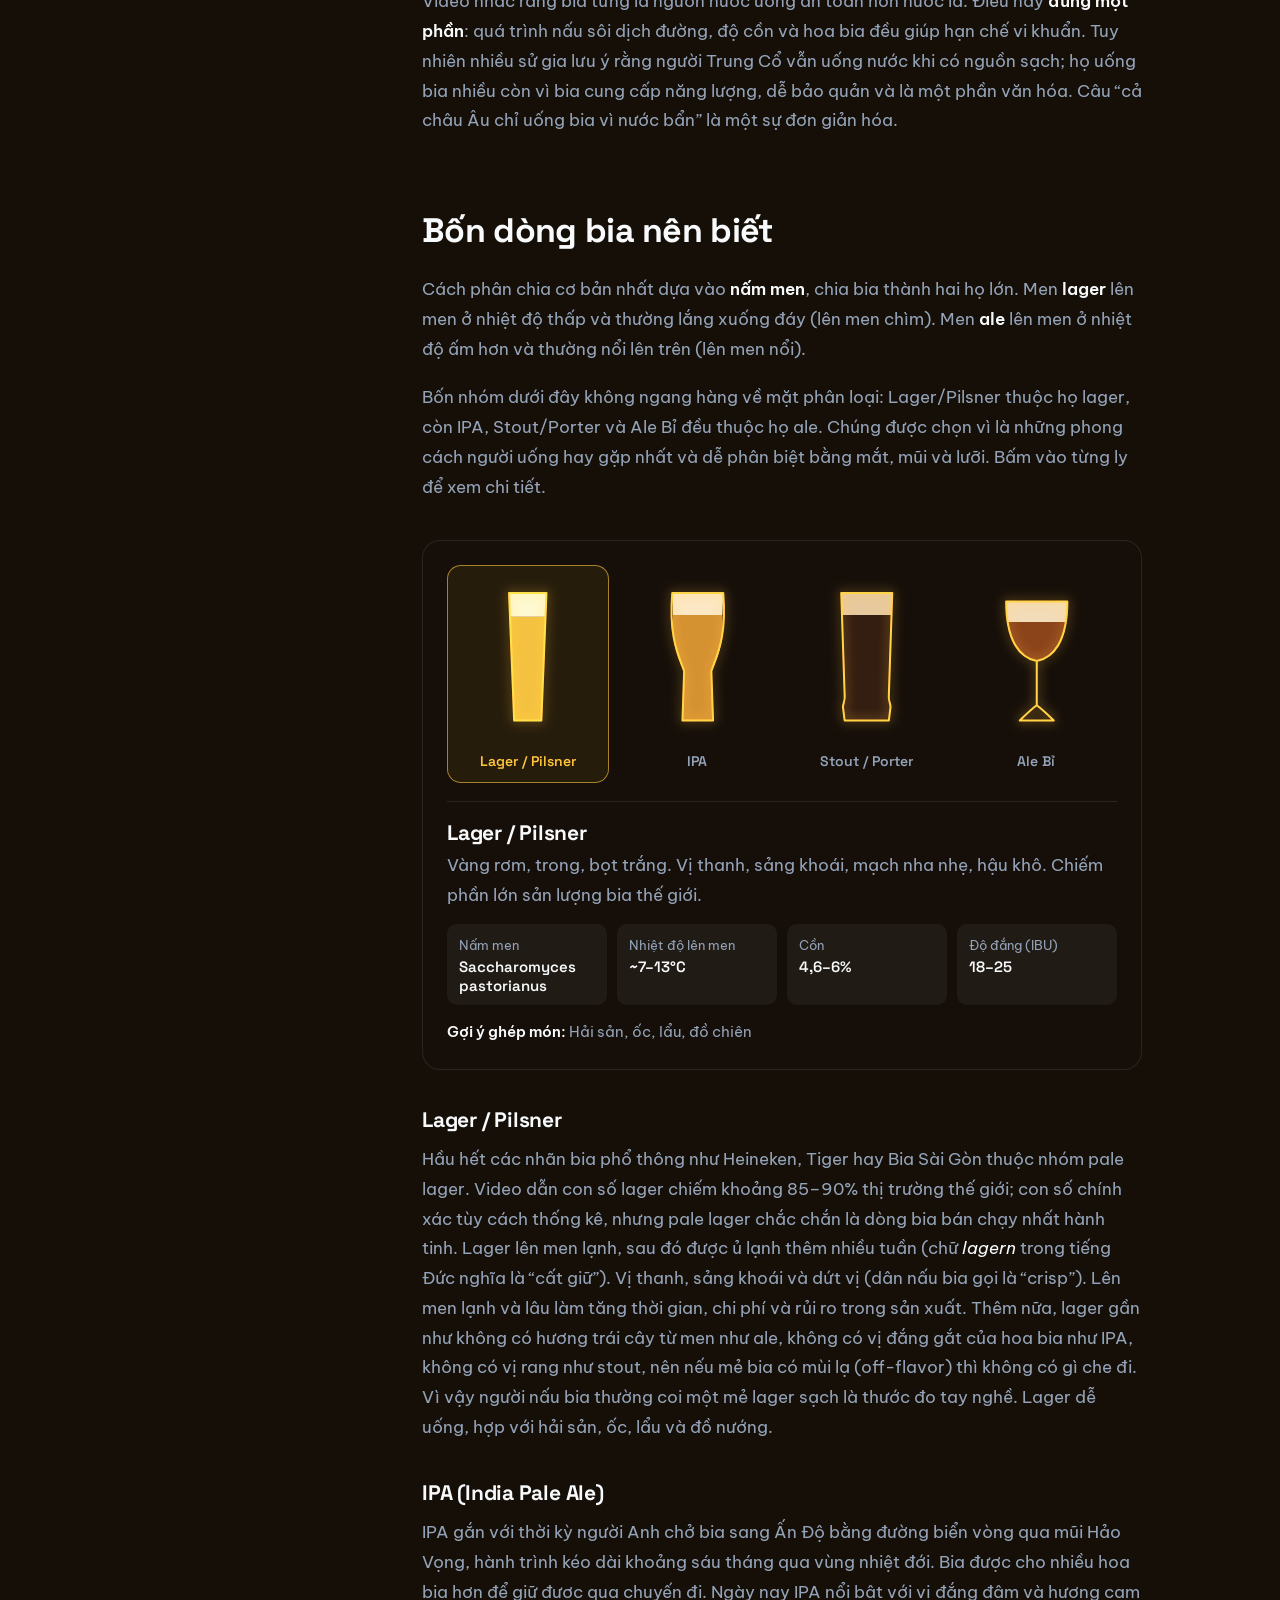
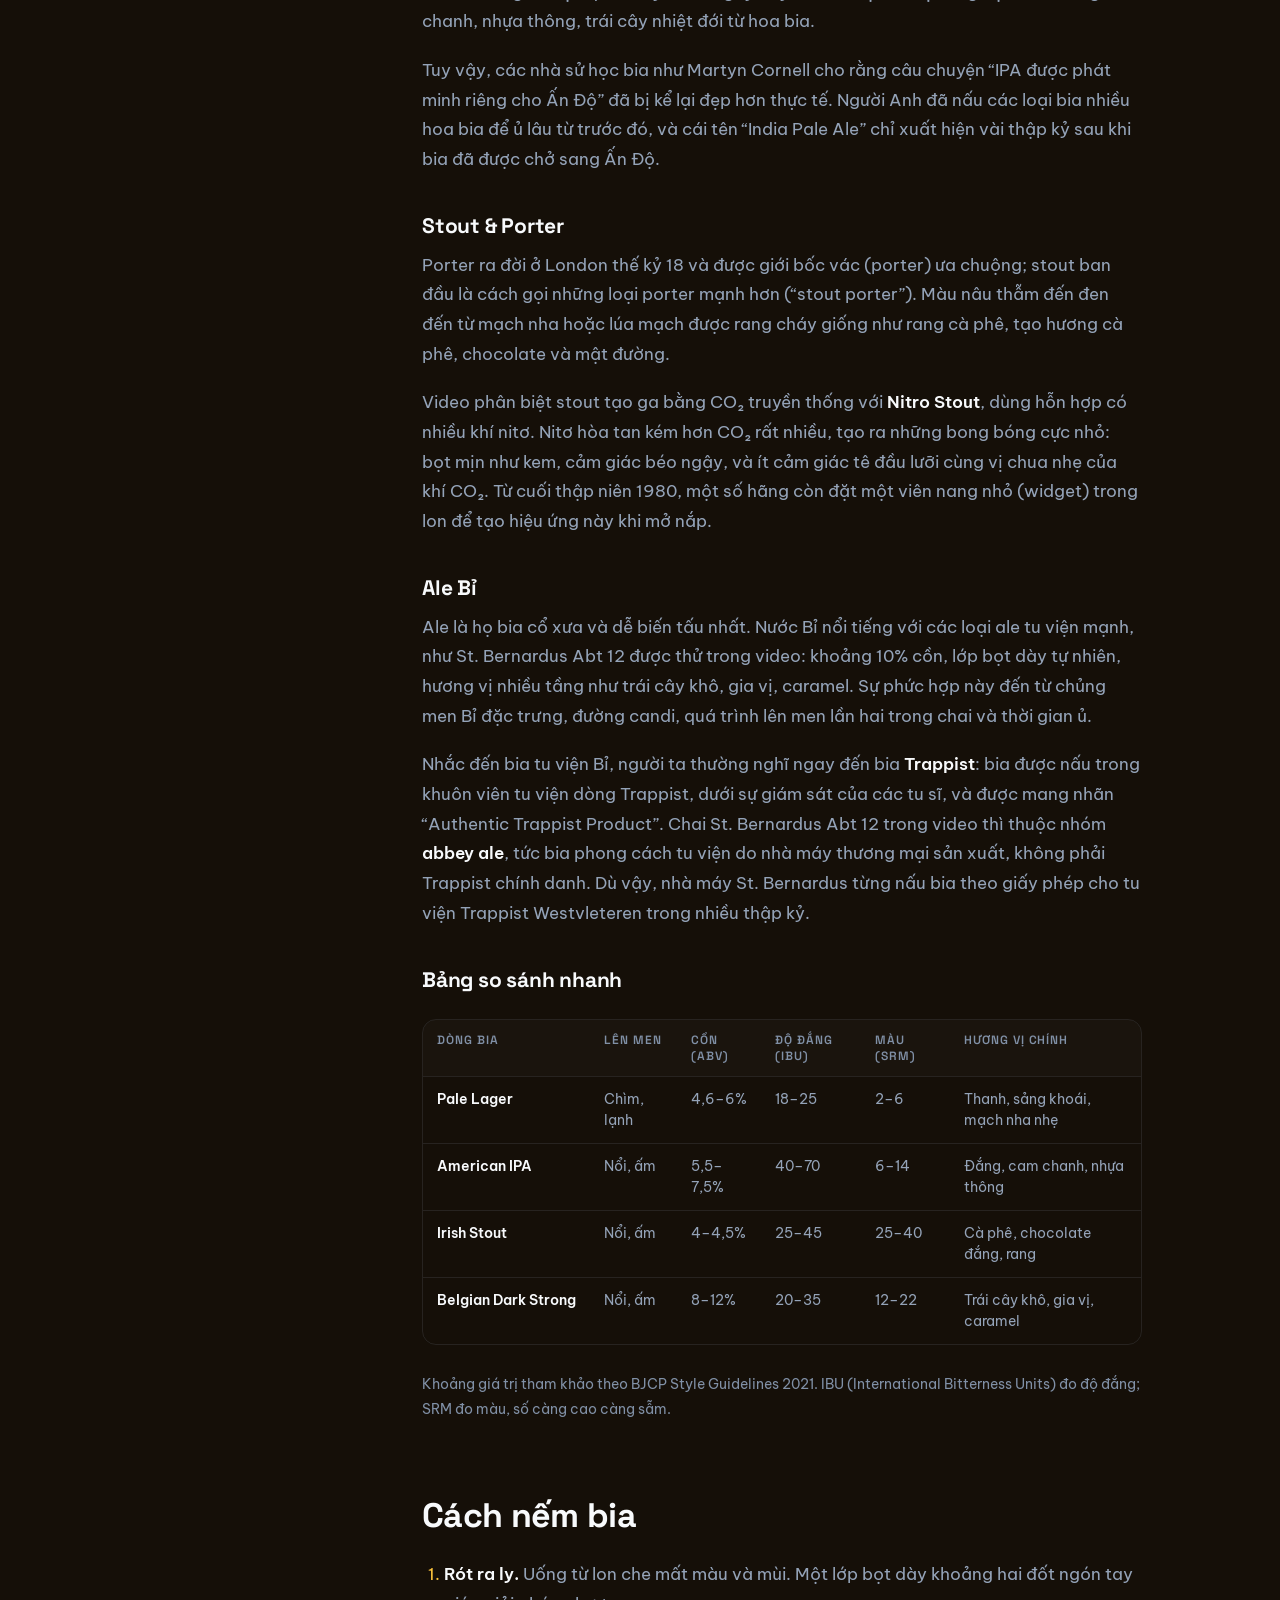
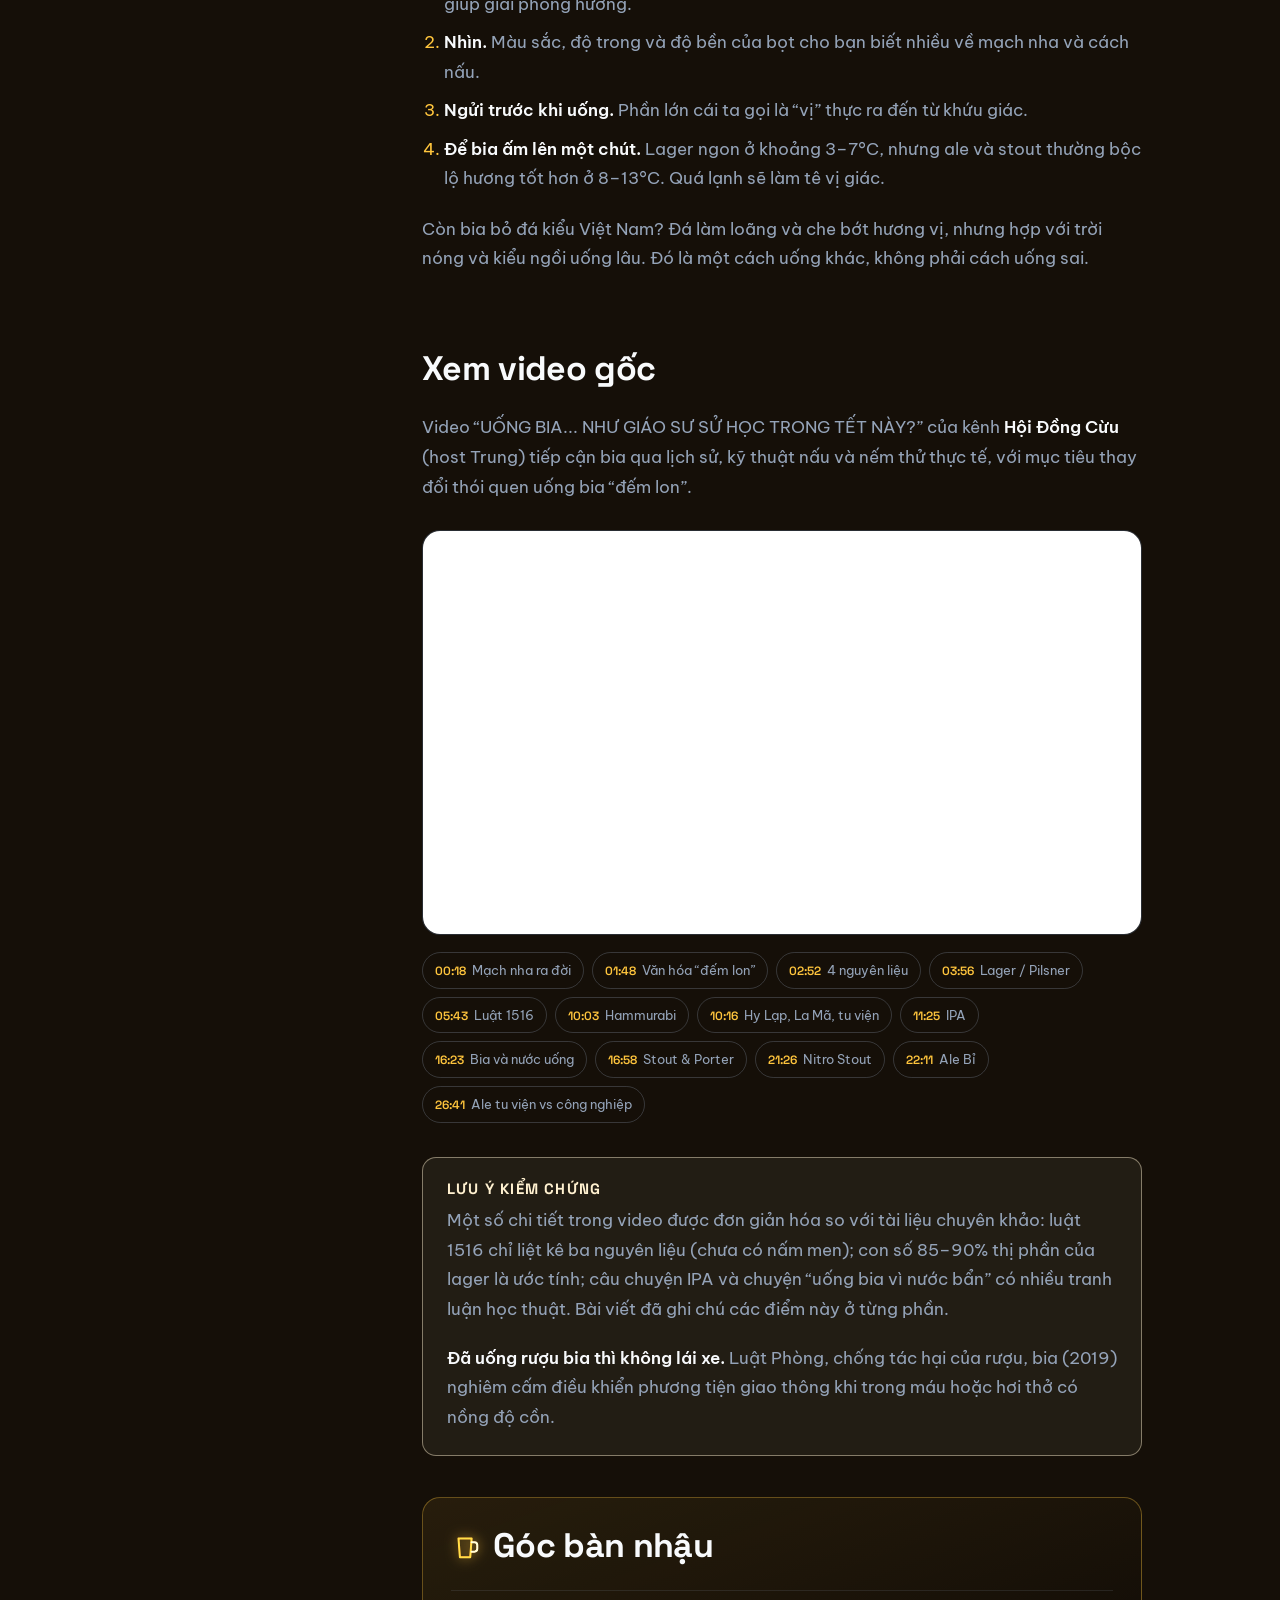
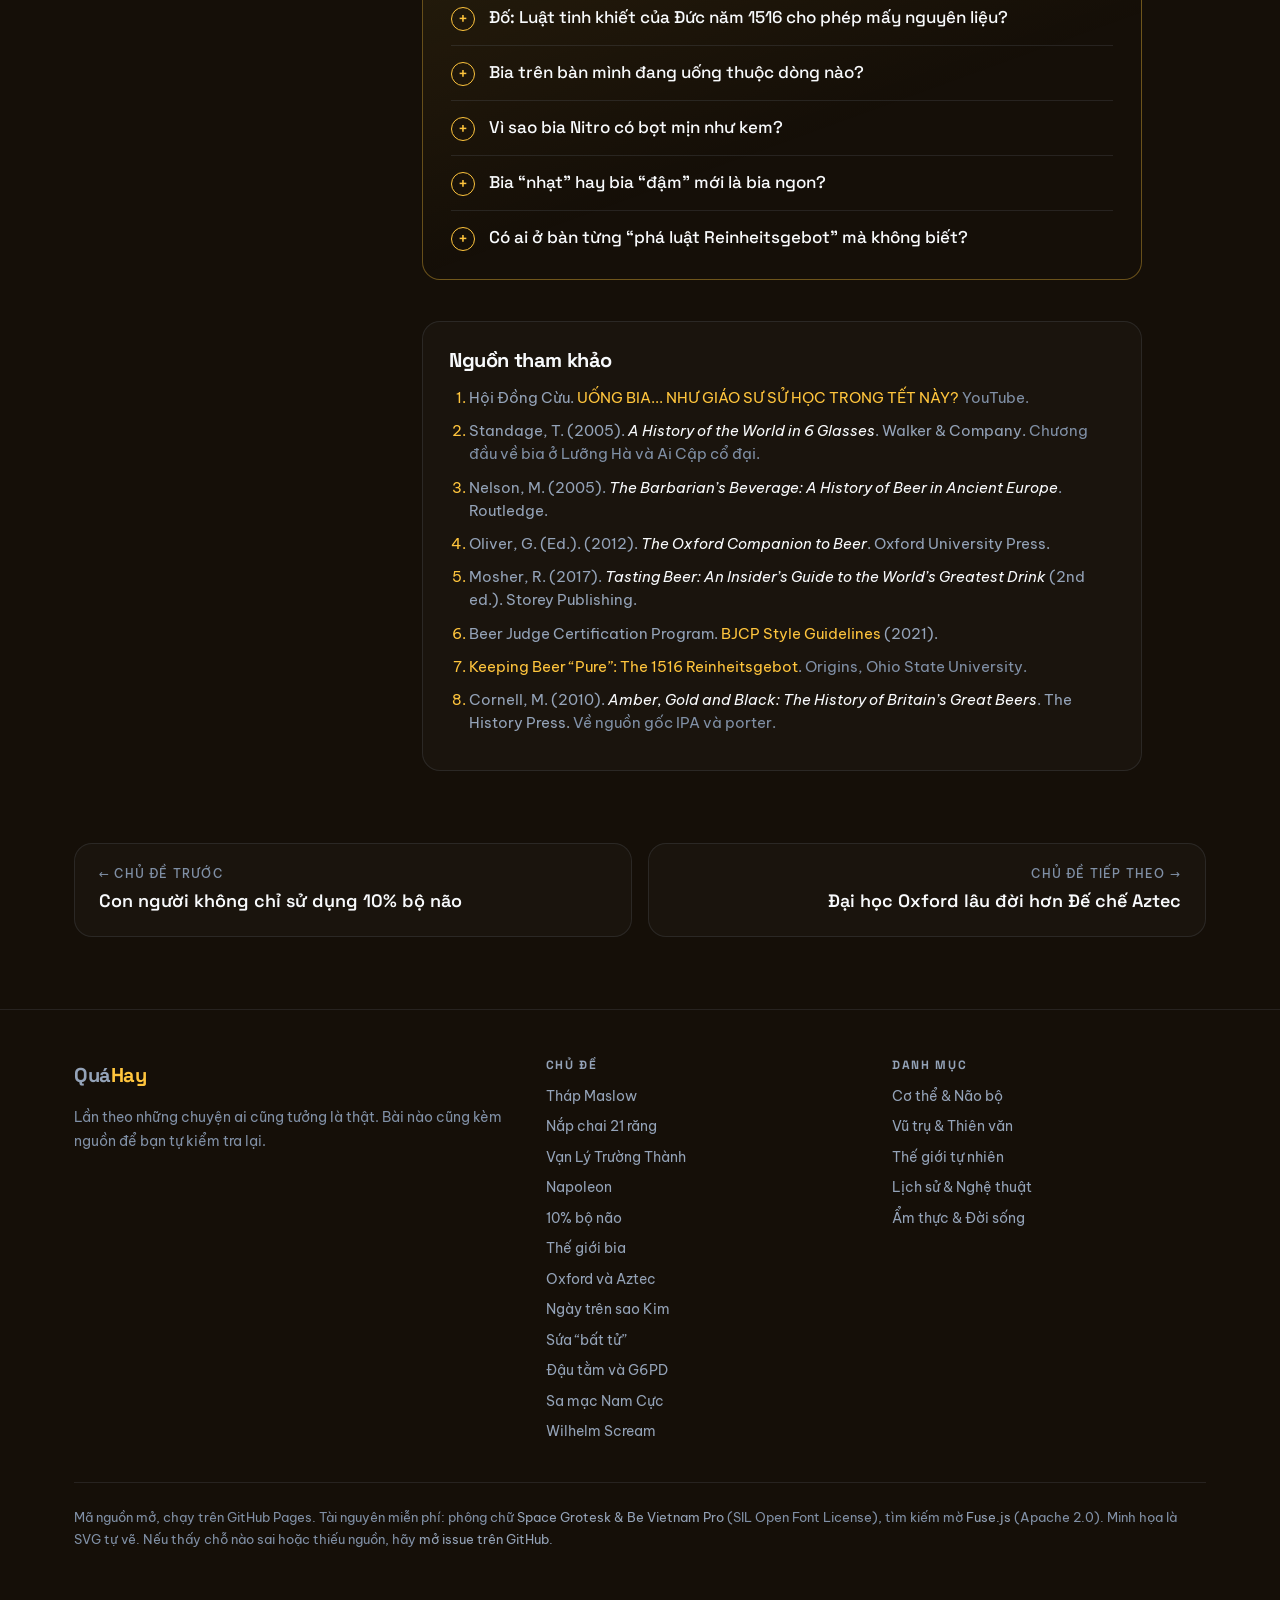
<file: topics/bia.html>
<!doctype html>
<html lang="vi">
<head>
  <meta charset="utf-8">
  <script>document.documentElement.classList.add("js")</script>
  <meta name="viewport" content="width=device-width, initial-scale=1">
  <title>Bia không chỉ để “đếm lon” — Quá Hay</title>
  <meta name="description" content="Lịch sử, 4 nguyên liệu, luật tinh khiết 1516 và 4 dòng bia nên biết: Lager, IPA, Stout và Ale Bỉ. Tổng hợp từ video của Hội Đồng Cừu và các tài liệu chuyên khảo.">
  <meta name="theme-color" content="#150F08">
  <link rel="icon" href="../assets/favicon.svg" type="image/svg+xml">
  <link rel="preconnect" href="https://fonts.googleapis.com">
  <link rel="preconnect" href="https://fonts.gstatic.com" crossorigin>
  <link href="https://fonts.googleapis.com/css2?family=Be+Vietnam+Pro:wght@400;500;600&family=Space+Grotesk:wght@500;600;700&display=swap&subset=vietnamese" rel="stylesheet">
  <link rel="stylesheet" href="../assets/css/style.css">
  <style>
    .bubble { fill: var(--accent); fill-opacity: .7; animation: rise 4s linear infinite; }
    .ingredients { display: grid; grid-template-columns: repeat(auto-fit, minmax(150px, 1fr)); gap: 14px; margin: 1.6em 0 2em; }
    .ingredient { padding: 18px; border-radius: 14px; border: 1px solid var(--line); background: var(--surface); }
    .ingredient svg { width: 52px; height: 52px; margin-bottom: 8px; }
    .ingredient b { display: block; font: 600 17px var(--font-head); color: var(--text); }
    .ingredient small { display: block; color: var(--primary); font: 500 12px var(--font-head); letter-spacing: .06em; margin-bottom: 8px; }
    .ingredient p { font-size: 14px; line-height: 1.55; margin: 0; }
    .styles { display: grid; grid-template-columns: repeat(4, 1fr); gap: 8px; }
    .style-btn { background: none; border: 1px solid transparent; border-radius: 14px; padding: 10px 4px 12px; cursor: pointer; color: var(--muted); font: 600 14px var(--font-head); transition: .25s; }
    .style-btn svg { width: 100%; height: 170px; display: block; margin-bottom: 6px; }
    .style-btn:hover { color: var(--text); background: var(--surface); }
    .style-btn[aria-pressed="true"] { border-color: color-mix(in srgb, var(--primary) 60%, transparent); background: color-mix(in srgb, var(--primary) 7%, transparent); color: var(--primary); }
    .style-detail { margin-top: 18px; padding-top: 18px; border-top: 1px solid var(--line); }
    .style-detail h3 { margin: 0 0 6px !important; }
    .style-detail .kv { display: grid; grid-template-columns: repeat(auto-fit, minmax(130px, 1fr)); gap: 10px; margin: 14px 0; }
    .style-detail .kv div { font-size: 13px; padding: 10px 12px; border-radius: 10px; background: var(--surface-2); }
    .style-detail .kv b { display: block; color: var(--text); font: 600 15px var(--font-head); }
    @media (max-width: 560px) { .style-btn svg { height: 120px; } .style-btn { font-size: 12px; } }
  </style>
</head>
<body data-page="article" data-theme="food" data-root="../" data-slug="bia">
<main id="main">

<section class="art-hero">
  <div class="wrap">
    <div class="reveal">
      <nav class="crumbs" aria-label="Breadcrumb"><a href="../index.html">Trang chủ</a><span>/</span><a href="../index.html?cat=food#danh-muc">Ẩm thực &amp; Đời sống</a></nav>
      <span class="tag">Đồ uống · Lịch sử · Nếm thử</span>
      <h1>Bia không chỉ để “đếm lon”: lịch sử, nguyên liệu và 4 dòng bia nên biết</h1>
      <p class="dek">Bia có mặt trong bộ luật Hammurabi, trong khẩu phần của người lao động Ai Cập và trong các tu viện thời Trung Cổ. Bài này tóm tắt lịch sử, nguyên liệu và bốn dòng bia phổ biến, dựa trên video “Uống bia… như giáo sư sử học trong Tết này?” của kênh Hội Đồng Cừu và có đối chiếu với tài liệu chuyên khảo.</p>
      <div class="art-meta"><span>14 phút đọc</span><span>Kèm video gốc</span><span>8 nguồn tham khảo</span></div>
    </div>
    <div class="art-hero-art">
      <svg class="art draw glow" viewBox="0 0 400 420" role="img" aria-label="Ly bia với bọt và bong bóng khí">
        <circle class="m" cx="200" cy="220" r="180" stroke-dasharray="2 8"/>
        <path class="p" d="M120 110h160l-14 270H134z" style="--dur:2.4s"/>
        <path class="p" d="M280 150h28a26 26 0 0 1 26 26v80a26 26 0 0 1-26 26h-22" opacity=".8"/>
        <path class="a" d="M112 112c-6-30 20-46 42-34 8-24 44-30 58-8 18-16 54-10 60 14 22-4 34 14 20 30"/>
        <path class="a" d="M130 150c30 8 110 8 140 0" opacity=".5"/>
        <g class="nodraw">
          <circle class="bubble" cx="160" cy="360" r="3" style="animation-delay:0s"/>
          <circle class="bubble" cx="190" cy="370" r="2.5" style="animation-delay:.8s"/>
          <circle class="bubble" cx="222" cy="362" r="3.5" style="animation-delay:1.6s"/>
          <circle class="bubble" cx="246" cy="368" r="2" style="animation-delay:2.3s"/>
          <circle class="bubble" cx="176" cy="366" r="2" style="animation-delay:3s"/>
          <circle class="bubble" cx="208" cy="372" r="2.8" style="animation-delay:3.5s"/>
        </g>
        <text class="ta fade" x="40" y="70" font-size="12" letter-spacing="2">MALT</text>
        <text class="ta fade" x="320" y="70" font-size="12" letter-spacing="2">HOPS</text>
        <text class="ta fade" x="30" y="300" font-size="12" letter-spacing="2">YEAST</text>
        <text class="ta fade" x="320" y="330" font-size="12" letter-spacing="2">WATER</text>
      </svg>
    </div>
  </div>
</section>

<section class="wrap">
  <div class="quick reveal">
    <div><span class="quick-n">01</span><h2>Luật 1516 chỉ có ba nguyên liệu</h2><p>Lúa mạch, hoa bia và nước. Nấm men chưa có tên trong luật vì khi đó chưa ai hiểu vai trò của nó.</p></div>
    <div><span class="quick-n">02</span><h2>Hai họ lớn: lager và ale</h2><p>Cách chia dựa vào nấm men. Bia vàng phổ thông ở Việt Nam thuộc họ lager; IPA, Stout và Ale Bỉ thuộc họ ale.</p></div>
    <div><span class="quick-n">03</span><h2>Lager khó làm hơn vẻ ngoài</h2><p>Hương vị gọn và sạch nên không có gì che đi một mùi lạ nếu mẻ bia có lỗi.</p></div>
  </div>
</section>

<div class="wrap art-layout">
  <aside class="toc" aria-label="Mục lục"><b>Mục lục</b><ol></ol></aside>
  <article class="prose">

    <h2 id="tinh-co">Một phát minh tình cờ</h2>
    <p>Bia nhiều khả năng ra đời một cách tình cờ. Hạt ngũ cốc bị ẩm sẽ nảy mầm; quá trình này kích hoạt các enzyme có khả năng chuyển tinh bột thành đường. Hạt nảy mầm rồi được sấy khô chính là <strong>mạch nha</strong> (malt). Khi đem nấu với nước, enzyme biến tinh bột thành dịch đường, và nấm men hoang dã trong không khí lên men đường thành cồn và khí CO₂. Kết quả là một thứ nước có cồn, hơi sủi và nhiều năng lượng, về sau hay được gọi là “bánh mì lỏng”.</p>

    <h2 id="nguyen-lieu">Bốn nguyên liệu cơ bản</h2>
    <div class="ingredients">
      <div class="ingredient reveal">
        <svg class="art draw glow" viewBox="0 0 52 52"><path class="p" d="M26 6c6 8 6 32 0 40-6-8-6-32 0-40z"/><path class="a" d="M26 14v26M26 20l-6-4M26 28l-6-4M26 24l6-4M26 32l6-4"/></svg>
        <small>MALT</small><b>Mạch nha</b>
        <p>Thường là lúa mạch nảy mầm rồi sấy. Quyết định màu, độ ngọt và “thân” bia. Rang càng đậm, bia càng sẫm.</p>
      </div>
      <div class="ingredient reveal">
        <svg class="art draw glow" viewBox="0 0 52 52"><path class="p" d="M26 6c10 6 14 18 12 28-2 8-8 12-12 12s-10-4-12-12c-2-10 2-22 12-28z"/><path class="a" d="M18 22h16M16 30h20M19 38h14"/></svg>
        <small>HOPS</small><b>Hoa bia</b>
        <p>Hoa cái của cây hublông. Tạo vị đắng cân bằng vị ngọt, mang hương thảo mộc, trái cây, đồng thời kháng khuẩn.</p>
      </div>
      <div class="ingredient reveal">
        <svg class="art draw glow" viewBox="0 0 52 52"><circle class="p" cx="22" cy="24" r="12"/><circle class="a" cx="36" cy="34" r="7"/><circle class="a" cx="14" cy="40" r="4"/></svg>
        <small>YEAST</small><b>Nấm men</b>
        <p>Vi sinh vật biến đường thành cồn và CO₂. Chủng men quyết định bia là lager hay ale, và tạo ra nhiều hương vị.</p>
      </div>
      <div class="ingredient reveal">
        <svg class="art draw glow" viewBox="0 0 52 52"><path class="p" d="M26 6C20 18 12 26 12 34a14 14 0 0 0 28 0c0-8-8-16-14-28z"/><path class="a" d="M19 34a7 7 0 0 0 7 7"/></svg>
        <small>WATER</small><b>Nước</b>
        <p>Chiếm hơn 90% thể tích. Thành phần khoáng của nước từng quyết định phong cách bia đặc trưng của từng vùng.</p>
      </div>
    </div>

    <h3>Luật tinh khiết 1516 và nguyên liệu “mất tích”</h3>
    <p>Ngày 23/4/1516 tại Ingolstadt, các công tước xứ Bavaria ban hành quy định mà ngày nay được gọi là <strong>Reinheitsgebot</strong> (Luật tinh khiết): bia chỉ được nấu từ <strong>lúa mạch, hoa bia và nước</strong>. Quy định này thường được giới thiệu là một trong những luật an toàn thực phẩm lâu đời nhất.</p>
    <p>Lưu ý là luật năm 1516 chỉ có <strong>ba</strong> nguyên liệu. Nấm men không được nhắc đến vì khi đó chưa ai hiểu vai trò của nó; người nấu bia chỉ biết lấy cặn từ mẻ trước cho vào mẻ sau. Phải đến công trình của Louis Pasteur vào thập niên 1850, quá trình lên men mới được giải thích. Nấm men được bổ sung chính thức khi luật được áp dụng trên toàn nước Đức vào đầu thế kỷ 20. Mục đích ban đầu của luật cũng không hoàn toàn là sức khỏe: nó còn nhằm giữ giá bia ổn định và dành lúa mì, lúa mạch đen cho việc làm bánh mì.</p>

    <h2 id="lich-su">Bia trong dòng chảy lịch sử</h2>
    <ul class="timeline">
      <li><b>Lưỡng Hà cổ đại</b>Người Sumer có nữ thần bia Ninkasi, và một bài thánh ca dâng bà được xem như một trong những công thức nấu bia cổ nhất. Các văn bản thời đó ghi nhận nhiều loại bia khác nhau.</li>
      <li><b>~1750 TCN · Bộ luật Hammurabi</b>Bộ luật của vua Babylon có các điều khoản về quán bia và người bán bia, kể cả hình phạt cho người bán bia gian lận.</li>
      <li><b>Ai Cập cổ đại</b>Bia là thức uống hằng ngày; các ghi chép cho thấy khẩu phần của người lao động có cả bánh mì và bia.</li>
      <li><b>Hy Lạp và La Mã</b>Giới tinh hoa chuộng rượu vang và xem bia là thức uống của “man tộc” phương Bắc. Sử gia Tacitus mô tả người German uống một thứ nước lên men từ lúa mạch.</li>
      <li><b>Trung Cổ</b>Sau khi Đế chế La Mã sụp đổ, các tu viện Kitô giáo trở thành trung tâm nấu bia: họ ghi chép, cải tiến quy trình, nấu bia cho tu sĩ, khách hành hương và để bán. Hoa bia dần thay thế các hỗn hợp thảo mộc cũ (gruit).</li>
      <li><b>1516</b>Luật tinh khiết Reinheitsgebot tại Bavaria.</li>
      <li><b>1842 · Plzeň</b>Mẻ bia pilsner vàng trong đầu tiên ra đời tại thành phố Plzeň (Cộng hòa Séc ngày nay), khởi đầu cho dòng bia chiếm lĩnh thế giới.</li>
      <li><b>1857 – 1883</b>Pasteur giải thích quá trình lên men; tại phòng thí nghiệm Carlsberg, Emil Christian Hansen phân lập được dòng men lager thuần chủng. Bia bước vào kỷ nguyên công nghiệp.</li>
    </ul>

    <h3>Có phải người xưa uống bia vì nước bẩn?</h3>
    <p>Video nhắc rằng bia từng là nguồn nước uống an toàn hơn nước lã. Điều này <strong>đúng một phần</strong>: quá trình nấu sôi dịch đường, độ cồn và hoa bia đều giúp hạn chế vi khuẩn. Tuy nhiên nhiều sử gia lưu ý rằng người Trung Cổ vẫn uống nước khi có nguồn sạch; họ uống bia nhiều còn vì bia cung cấp năng lượng, dễ bảo quản và là một phần văn hóa. Câu “cả châu Âu chỉ uống bia vì nước bẩn” là một sự đơn giản hóa.</p>

    <h2 id="bon-dong-bia">Bốn dòng bia nên biết</h2>
    <p>Cách phân chia cơ bản nhất dựa vào <strong>nấm men</strong>, chia bia thành hai họ lớn. Men <strong>lager</strong> lên men ở nhiệt độ thấp và thường lắng xuống đáy (lên men chìm). Men <strong>ale</strong> lên men ở nhiệt độ ấm hơn và thường nổi lên trên (lên men nổi).</p>
    <p>Bốn nhóm dưới đây không ngang hàng về mặt phân loại: Lager/Pilsner thuộc họ lager, còn IPA, Stout/Porter và Ale Bỉ đều thuộc họ ale. Chúng được chọn vì là những phong cách người uống hay gặp nhất và dễ phân biệt bằng mắt, mũi và lưỡi. Bấm vào từng ly để xem chi tiết.</p>

    <figure class="figure reveal">
      <div class="styles" id="styles" role="group" aria-label="Chọn dòng bia"></div>
      <div class="style-detail" id="style-detail" aria-live="polite"></div>
    </figure>

    <h3>Lager / Pilsner</h3>
    <p>Hầu hết các nhãn bia phổ thông như Heineken, Tiger hay Bia Sài Gòn thuộc nhóm pale lager. Video dẫn con số lager chiếm khoảng 85–90% thị trường thế giới; con số chính xác tùy cách thống kê, nhưng pale lager chắc chắn là dòng bia bán chạy nhất hành tinh. Lager lên men lạnh, sau đó được ủ lạnh thêm nhiều tuần (chữ <em>lagern</em> trong tiếng Đức nghĩa là “cất giữ”). Vị thanh, sảng khoái và dứt vị (dân nấu bia gọi là “crisp”). Lên men lạnh và lâu làm tăng thời gian, chi phí và rủi ro trong sản xuất. Thêm nữa, lager gần như không có hương trái cây từ men như ale, không có vị đắng gắt của hoa bia như IPA, không có vị rang như stout, nên nếu mẻ bia có mùi lạ (off-flavor) thì không có gì che đi. Vì vậy người nấu bia thường coi một mẻ lager sạch là thước đo tay nghề. Lager dễ uống, hợp với hải sản, ốc, lẩu và đồ nướng.</p>

    <h3>IPA (India Pale Ale)</h3>
    <p>IPA gắn với thời kỳ người Anh chở bia sang Ấn Độ bằng đường biển vòng qua mũi Hảo Vọng, hành trình kéo dài khoảng sáu tháng qua vùng nhiệt đới. Bia được cho nhiều hoa bia hơn để giữ được qua chuyến đi. Ngày nay IPA nổi bật với vị đắng đậm và hương cam chanh, nhựa thông, trái cây nhiệt đới từ hoa bia.</p>
    <p>Tuy vậy, các nhà sử học bia như Martyn Cornell cho rằng câu chuyện “IPA được phát minh riêng cho Ấn Độ” đã bị kể lại đẹp hơn thực tế. Người Anh đã nấu các loại bia nhiều hoa bia để ủ lâu từ trước đó, và cái tên “India Pale Ale” chỉ xuất hiện vài thập kỷ sau khi bia đã được chở sang Ấn Độ.</p>

    <h3>Stout &amp; Porter</h3>
    <p>Porter ra đời ở London thế kỷ 18 và được giới bốc vác (porter) ưa chuộng; stout ban đầu là cách gọi những loại porter mạnh hơn (“stout porter”). Màu nâu thẫm đến đen đến từ mạch nha hoặc lúa mạch được rang cháy giống như rang cà phê, tạo hương cà phê, chocolate và mật đường.</p>
    <p>Video phân biệt stout tạo ga bằng CO₂ truyền thống với <strong>Nitro Stout</strong>, dùng hỗn hợp có nhiều khí nitơ. Nitơ hòa tan kém hơn CO₂ rất nhiều, tạo ra những bong bóng cực nhỏ: bọt mịn như kem, cảm giác béo ngậy, và ít cảm giác tê đầu lưỡi cùng vị chua nhẹ của khí CO₂. Từ cuối thập niên 1980, một số hãng còn đặt một viên nang nhỏ (widget) trong lon để tạo hiệu ứng này khi mở nắp.</p>

    <h3>Ale Bỉ</h3>
    <p>Ale là họ bia cổ xưa và dễ biến tấu nhất. Nước Bỉ nổi tiếng với các loại ale tu viện mạnh, như St. Bernardus Abt 12 được thử trong video: khoảng 10% cồn, lớp bọt dày tự nhiên, hương vị nhiều tầng như trái cây khô, gia vị, caramel. Sự phức hợp này đến từ chủng men Bỉ đặc trưng, đường candi, quá trình lên men lần hai trong chai và thời gian ủ.</p>
    <p>Nhắc đến bia tu viện Bỉ, người ta thường nghĩ ngay đến bia <strong>Trappist</strong>: bia được nấu trong khuôn viên tu viện dòng Trappist, dưới sự giám sát của các tu sĩ, và được mang nhãn “Authentic Trappist Product”. Chai St. Bernardus Abt 12 trong video thì thuộc nhóm <strong>abbey ale</strong>, tức bia phong cách tu viện do nhà máy thương mại sản xuất, không phải Trappist chính danh. Dù vậy, nhà máy St. Bernardus từng nấu bia theo giấy phép cho tu viện Trappist Westvleteren trong nhiều thập kỷ.</p>

    <h3>Bảng so sánh nhanh</h3>
    <div class="table-wrap">
      <table class="data">
        <thead><tr><th>Dòng bia</th><th>Lên men</th><th>Cồn (ABV)</th><th>Độ đắng (IBU)</th><th>Màu (SRM)</th><th>Hương vị chính</th></tr></thead>
        <tbody>
          <tr><td>Pale Lager</td><td>Chìm, lạnh</td><td>4,6–6%</td><td>18–25</td><td>2–6</td><td>Thanh, sảng khoái, mạch nha nhẹ</td></tr>
          <tr><td>American IPA</td><td>Nổi, ấm</td><td>5,5–7,5%</td><td>40–70</td><td>6–14</td><td>Đắng, cam chanh, nhựa thông</td></tr>
          <tr><td>Irish Stout</td><td>Nổi, ấm</td><td>4–4,5%</td><td>25–45</td><td>25–40</td><td>Cà phê, chocolate đắng, rang</td></tr>
          <tr><td>Belgian Dark Strong</td><td>Nổi, ấm</td><td>8–12%</td><td>20–35</td><td>12–22</td><td>Trái cây khô, gia vị, caramel</td></tr>
        </tbody>
      </table>
    </div>
    <p style="font-size:14px;color:var(--dim)">Khoảng giá trị tham khảo theo BJCP Style Guidelines 2021. IBU (International Bitterness Units) đo độ đắng; SRM đo màu, số càng cao càng sẫm.</p>

    <h2 id="cach-nem">Cách nếm bia</h2>
    <ol>
      <li><strong>Rót ra ly.</strong> Uống từ lon che mất màu và mùi. Một lớp bọt dày khoảng hai đốt ngón tay giúp giải phóng hương.</li>
      <li><strong>Nhìn.</strong> Màu sắc, độ trong và độ bền của bọt cho bạn biết nhiều về mạch nha và cách nấu.</li>
      <li><strong>Ngửi trước khi uống.</strong> Phần lớn cái ta gọi là “vị” thực ra đến từ khứu giác.</li>
      <li><strong>Để bia ấm lên một chút.</strong> Lager ngon ở khoảng 3–7°C, nhưng ale và stout thường bộc lộ hương tốt hơn ở 8–13°C. Quá lạnh sẽ làm tê vị giác.</li>
    </ol>
    <p>Còn bia bỏ đá kiểu Việt Nam? Đá làm loãng và che bớt hương vị, nhưng hợp với trời nóng và kiểu ngồi uống lâu. Đó là một cách uống khác, không phải cách uống sai.</p>

    <h2 id="video">Xem video gốc</h2>
    <p>Video “UỐNG BIA... NHƯ GIÁO SƯ SỬ HỌC TRONG TẾT NÀY?” của kênh <strong>Hội Đồng Cừu</strong> (host Trung) tiếp cận bia qua lịch sử, kỹ thuật nấu và nếm thử thực tế, với mục tiêu thay đổi thói quen uống bia “đếm lon”.</p>
    <div class="video">
      <iframe src="https://www.youtube-nocookie.com/embed/ZGGgr3Vfnr8" title="Uống bia như giáo sư sử học — Hội Đồng Cừu" loading="lazy" allow="accelerometer; encrypted-media; gyroscope; picture-in-picture" allowfullscreen></iframe>
    </div>
    <div class="chapters" aria-label="Mốc thời gian trong video">
      <a href="https://www.youtube.com/watch?v=ZGGgr3Vfnr8&amp;t=18" target="_blank" rel="noopener"><b>00:18</b>Mạch nha ra đời</a>
      <a href="https://www.youtube.com/watch?v=ZGGgr3Vfnr8&amp;t=108" target="_blank" rel="noopener"><b>01:48</b>Văn hóa “đếm lon”</a>
      <a href="https://www.youtube.com/watch?v=ZGGgr3Vfnr8&amp;t=172" target="_blank" rel="noopener"><b>02:52</b>4 nguyên liệu</a>
      <a href="https://www.youtube.com/watch?v=ZGGgr3Vfnr8&amp;t=236" target="_blank" rel="noopener"><b>03:56</b>Lager / Pilsner</a>
      <a href="https://www.youtube.com/watch?v=ZGGgr3Vfnr8&amp;t=343" target="_blank" rel="noopener"><b>05:43</b>Luật 1516</a>
      <a href="https://www.youtube.com/watch?v=ZGGgr3Vfnr8&amp;t=603" target="_blank" rel="noopener"><b>10:03</b>Hammurabi</a>
      <a href="https://www.youtube.com/watch?v=ZGGgr3Vfnr8&amp;t=616" target="_blank" rel="noopener"><b>10:16</b>Hy Lạp, La Mã, tu viện</a>
      <a href="https://www.youtube.com/watch?v=ZGGgr3Vfnr8&amp;t=685" target="_blank" rel="noopener"><b>11:25</b>IPA</a>
      <a href="https://www.youtube.com/watch?v=ZGGgr3Vfnr8&amp;t=983" target="_blank" rel="noopener"><b>16:23</b>Bia và nước uống</a>
      <a href="https://www.youtube.com/watch?v=ZGGgr3Vfnr8&amp;t=1018" target="_blank" rel="noopener"><b>16:58</b>Stout &amp; Porter</a>
      <a href="https://www.youtube.com/watch?v=ZGGgr3Vfnr8&amp;t=1286" target="_blank" rel="noopener"><b>21:26</b>Nitro Stout</a>
      <a href="https://www.youtube.com/watch?v=ZGGgr3Vfnr8&amp;t=1331" target="_blank" rel="noopener"><b>22:11</b>Ale Bỉ</a>
      <a href="https://www.youtube.com/watch?v=ZGGgr3Vfnr8&amp;t=1601" target="_blank" rel="noopener"><b>26:41</b>Ale tu viện vs công nghiệp</a>
    </div>

    <div class="callout">
      <h4>Lưu ý kiểm chứng</h4>
      <p>Một số chi tiết trong video được đơn giản hóa so với tài liệu chuyên khảo: luật 1516 chỉ liệt kê ba nguyên liệu (chưa có nấm men); con số 85–90% thị phần của lager là ước tính; câu chuyện IPA và chuyện “uống bia vì nước bẩn” có nhiều tranh luận học thuật. Bài viết đã ghi chú các điểm này ở từng phần.</p>
      <p><strong>Đã uống rượu bia thì không lái xe.</strong> Luật Phòng, chống tác hại của rượu, bia (2019) nghiêm cấm điều khiển phương tiện giao thông khi trong máu hoặc hơi thở có nồng độ cồn.</p>
    </div>

    <section class="bar-talk">
      <h2 id="ban-nhau" data-toc="Góc bàn nhậu"><svg class="art glow" viewBox="0 0 32 32"><path class="p" d="M8 8h14l-1.5 20h-11z"/><path class="a" d="M22 12h3a3 3 0 0 1 3 3v4a3 3 0 0 1-3 3h-3"/></svg>Góc bàn nhậu</h2>
            <details><summary>Đố: Luật tinh khiết của Đức năm 1516 cho phép mấy nguyên liệu?</summary>
        <div><p>Ba: lúa mạch, hoa bia và nước. Nhiều tài liệu phổ biến ghi là bốn, nhưng nấm men chỉ được thêm vào luật sau khi khoa học hiểu được vai trò của nó.</p></div></details>
      <details><summary>Bia trên bàn mình đang uống thuộc dòng nào?</summary>
        <div><p>Rất có thể là pale lager. Thử rót hai nhãn khác nhau ra ly, nhìn màu và ngửi, rồi xem có phân biệt được không.</p></div></details>
      <details><summary>Vì sao bia Nitro có bọt mịn như kem?</summary>
        <div><p>Vì khí nitơ hòa tan kém hơn CO₂ rất nhiều. Khi được rót qua vòi đặc biệt hoặc khi widget trong lon giải phóng khí, chúng tạo ra vô số bong bóng li ti và lớp bọt dày, mịn.</p></div></details>
      <details><summary>Bia “nhạt” hay bia “đậm” mới là bia ngon?</summary>
        <div><p>Không có đáp án đúng. Lager khó làm vì không có gì che lỗi; ale Bỉ phức tạp vì có quá nhiều thứ để cân bằng. Câu hỏi hay hơn là: bia này có hợp với món đang ăn và thời tiết hôm nay không?</p></div></details>
      <details><summary>Có ai ở bàn từng “phá luật Reinheitsgebot” mà không biết?</summary>
        <div><p>Gần như tất cả. Nhiều loại bia phổ thông dùng thêm gạo hoặc ngô bên cạnh mạch nha để có vị nhẹ và giảm giá thành. Điều này hoàn toàn hợp pháp ở hầu hết các nước, chỉ là không theo luật Bavaria năm 1516.</p></div></details>
    </section>

    <section class="sources">
      <h2 id="nguon">Nguồn tham khảo</h2>
      <ol>
        <li>Hội Đồng Cừu. <a href="https://www.youtube.com/watch?v=ZGGgr3Vfnr8" rel="noopener">UỐNG BIA... NHƯ GIÁO SƯ SỬ HỌC TRONG TẾT NÀY?</a> <span>YouTube.</span></li>
        <li>Standage, T. (2005). <em>A History of the World in 6 Glasses</em>. Walker &amp; Company. <span>Chương đầu về bia ở Lưỡng Hà và Ai Cập cổ đại.</span></li>
        <li>Nelson, M. (2005). <em>The Barbarian’s Beverage: A History of Beer in Ancient Europe</em>. Routledge.</li>
        <li>Oliver, G. (Ed.). (2012). <em>The Oxford Companion to Beer</em>. Oxford University Press.</li>
        <li>Mosher, R. (2017). <em>Tasting Beer: An Insider’s Guide to the World’s Greatest Drink</em> (2nd ed.). Storey Publishing.</li>
        <li>Beer Judge Certification Program. <a href="https://www.bjcp.org/" rel="noopener">BJCP Style Guidelines</a> (2021).</li>
        <li><a href="https://origins.osu.edu/milestones/april-2016-keeping-beer-pure-1516-reinheitsgebot" rel="noopener">Keeping Beer “Pure”: The 1516 Reinheitsgebot</a>. <span>Origins, Ohio State University.</span></li>
        <li>Cornell, M. (2010). <em>Amber, Gold and Black: The History of Britain’s Great Beers</em>. The History Press. <span>Về nguồn gốc IPA và porter.</span></li>
      </ol>
    </section>
  </article>
</div>

<div class="wrap"><nav class="pager" aria-label="Chủ đề khác"></nav></div>
</main>

<script src="../assets/vendor/fuse.min.js"></script>
<script src="../assets/js/data.js"></script>
<script>
(function () {
  // Glass shapes (viewBox 0 0 120 200): outline path + liquid clip; colours approximate SRM
  const styles = [
    { k: "lager", n: "Lager / Pilsner", beer: "#F3C33F", foam: "#FFF6DD",
      glass: "M38 20h44l-6 150h-32z", liquid: "M39 48h42l-5 122h-32z", foamP: "M38 20h44l-1 28H39z",
      yeast: "Saccharomyces pastorianus", temp: "~7–13°C", abv: "4,6–6%", ibu: "18–25",
      d: "Vàng rơm, trong, bọt trắng. Vị thanh, sảng khoái, mạch nha nhẹ, hậu khô. Chiếm phần lớn sản lượng bia thế giới.", pair: "Hải sản, ốc, lẩu, đồ chiên" },
    { k: "ipa", n: "IPA", beer: "#E19A2F", foam: "#FFF1D0",
      glass: "M30 20h60c4 50-6 70-14 92l2 58H42l2-58C36 90 26 70 30 20z", liquid: "M31 46h58c2 36-6 52-13 66l2 58H42l2-58C37 98 29 82 31 46z", foamP: "M30 20h60l-1 26H31z",
      yeast: "Saccharomyces cerevisiae", temp: "~15–22°C", abv: "5,5–7,5%", ibu: "40–70",
      d: "Vàng hổ phách. Đắng rõ rệt, hương cam chanh, nhựa thông, trái cây nhiệt đới từ hoa bia.", pair: "Đồ cay, gà rán, cà ri, phô mai sắc vị" },
    { k: "stout", n: "Stout / Porter", beer: "#24120A", foam: "#E8CFA6",
      glass: "M30 20h60l-4 120c-1 6 2 10 2 14l-2 16H34l-2-16c0-4 3-8 2-14z", liquid: "M30.8 46h58.4l-3.2 94c-1 6 2 10 2 14l-2 16H34l-2-16c0-4 3-8 2-14z", foamP: "M30 20h60l-.8 26H30.8z",
      yeast: "Saccharomyces cerevisiae", temp: "~15–22°C", abv: "4–4,5% (Irish)", ibu: "25–45",
      d: "Nâu đen, bọt màu kem. Hương cà phê, chocolate đắng, mạch nha rang. Bản nitro có bọt mịn như kem.", pair: "Hàu, thịt nướng, bò hầm, bánh chocolate" },
    { k: "belgian", n: "Ale Bỉ", beer: "#8A3E14", foam: "#F6E4C4",
      glass: "M24 30c0 46 16 66 36 70 20-4 36-24 36-70zM60 100v52M40 170h40M60 152c-8 6-14 12-20 18M60 152c8 6 14 12 20 18", liquid: "M25.5 54c3 30 16 42 34.5 46 18.5-4 31.5-16 34.5-46z", foamP: "M24 30h72l-1.5 24h-69z",
      yeast: "Chủng men Bỉ (S. cerevisiae)", temp: "~18–25°C", abv: "8–12% (Dark Strong)", ibu: "20–35",
      d: "Hổ phách sẫm đến nâu đỏ, bọt dày. Hương trái cây khô, gia vị, caramel; nồng độ cồn cao nhưng thường êm.", pair: "Vịt quay, thịt hầm, phô mai mềm, món ngọt" }
  ];
  const wrap = document.getElementById("styles"), detail = document.getElementById("style-detail");
  wrap.innerHTML = styles.map((s, i) => `
    <button type="button" class="style-btn" data-k="${s.k}" aria-pressed="${i === 0}">
      <svg class="art" viewBox="0 0 120 200" aria-hidden="true">
        <path d="${s.liquid}" fill="${s.beer}" fill-opacity=".85" stroke="none"/>
        <path d="${s.foamP}" fill="${s.foam}" fill-opacity=".9" stroke="none"/>
        <path class="p glow" d="${s.glass}"/>
      </svg>${s.n}</button>`).join("");
  function show(k) {
    const s = styles.find((x) => x.k === k);
    detail.innerHTML = `<h3>${s.n}</h3><p style="margin:0">${s.d}</p>
      <div class="kv"><div>Nấm men<b>${s.yeast}</b></div><div>Nhiệt độ lên men<b>${s.temp}</b></div><div>Cồn<b>${s.abv}</b></div><div>Độ đắng (IBU)<b>${s.ibu}</b></div></div>
      <p style="margin:0;font-size:14.5px"><strong>Gợi ý ghép món:</strong> ${s.pair}</p>`;
    wrap.querySelectorAll(".style-btn").forEach((b) => b.setAttribute("aria-pressed", b.dataset.k === k));
  }
  wrap.addEventListener("click", (e) => { const b = e.target.closest(".style-btn"); if (b) show(b.dataset.k); });
  show("lager");
})();
</script>
<script src="../assets/js/main.js"></script>
</body>
</html>
</file>
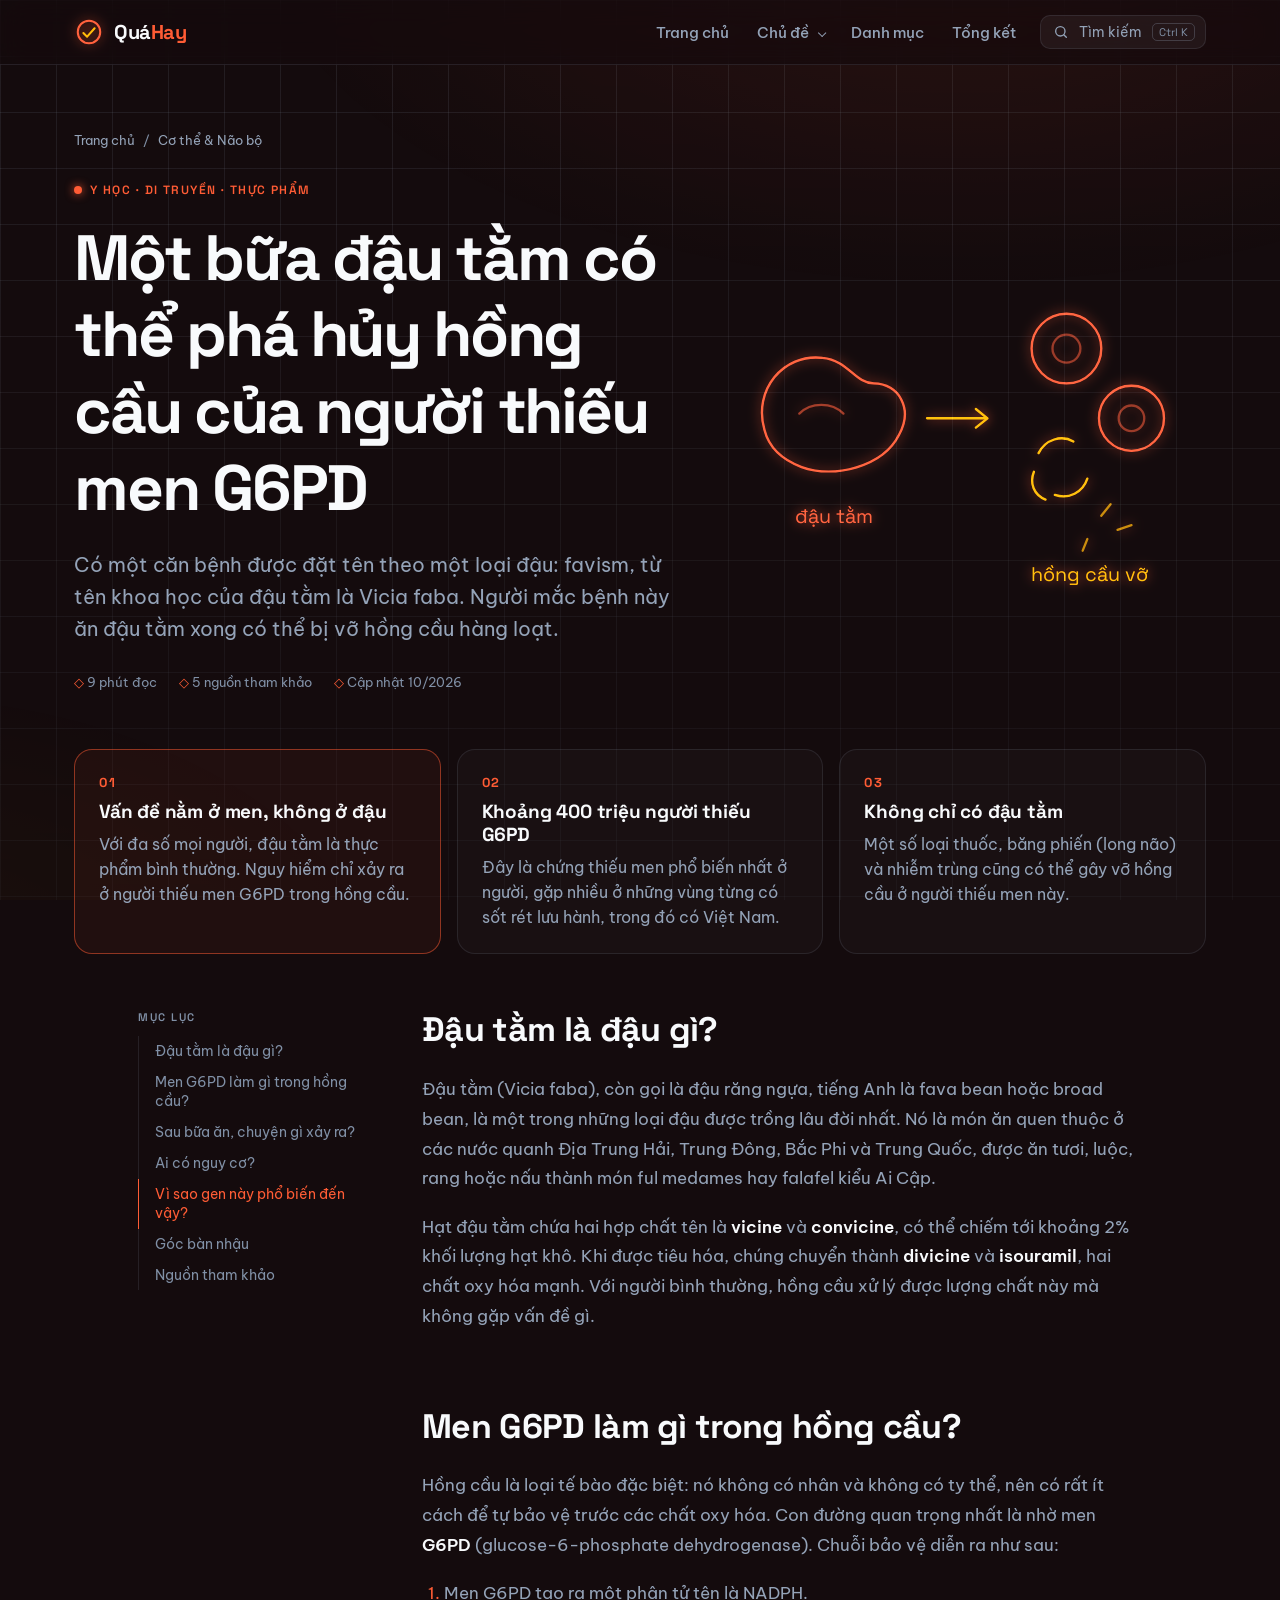
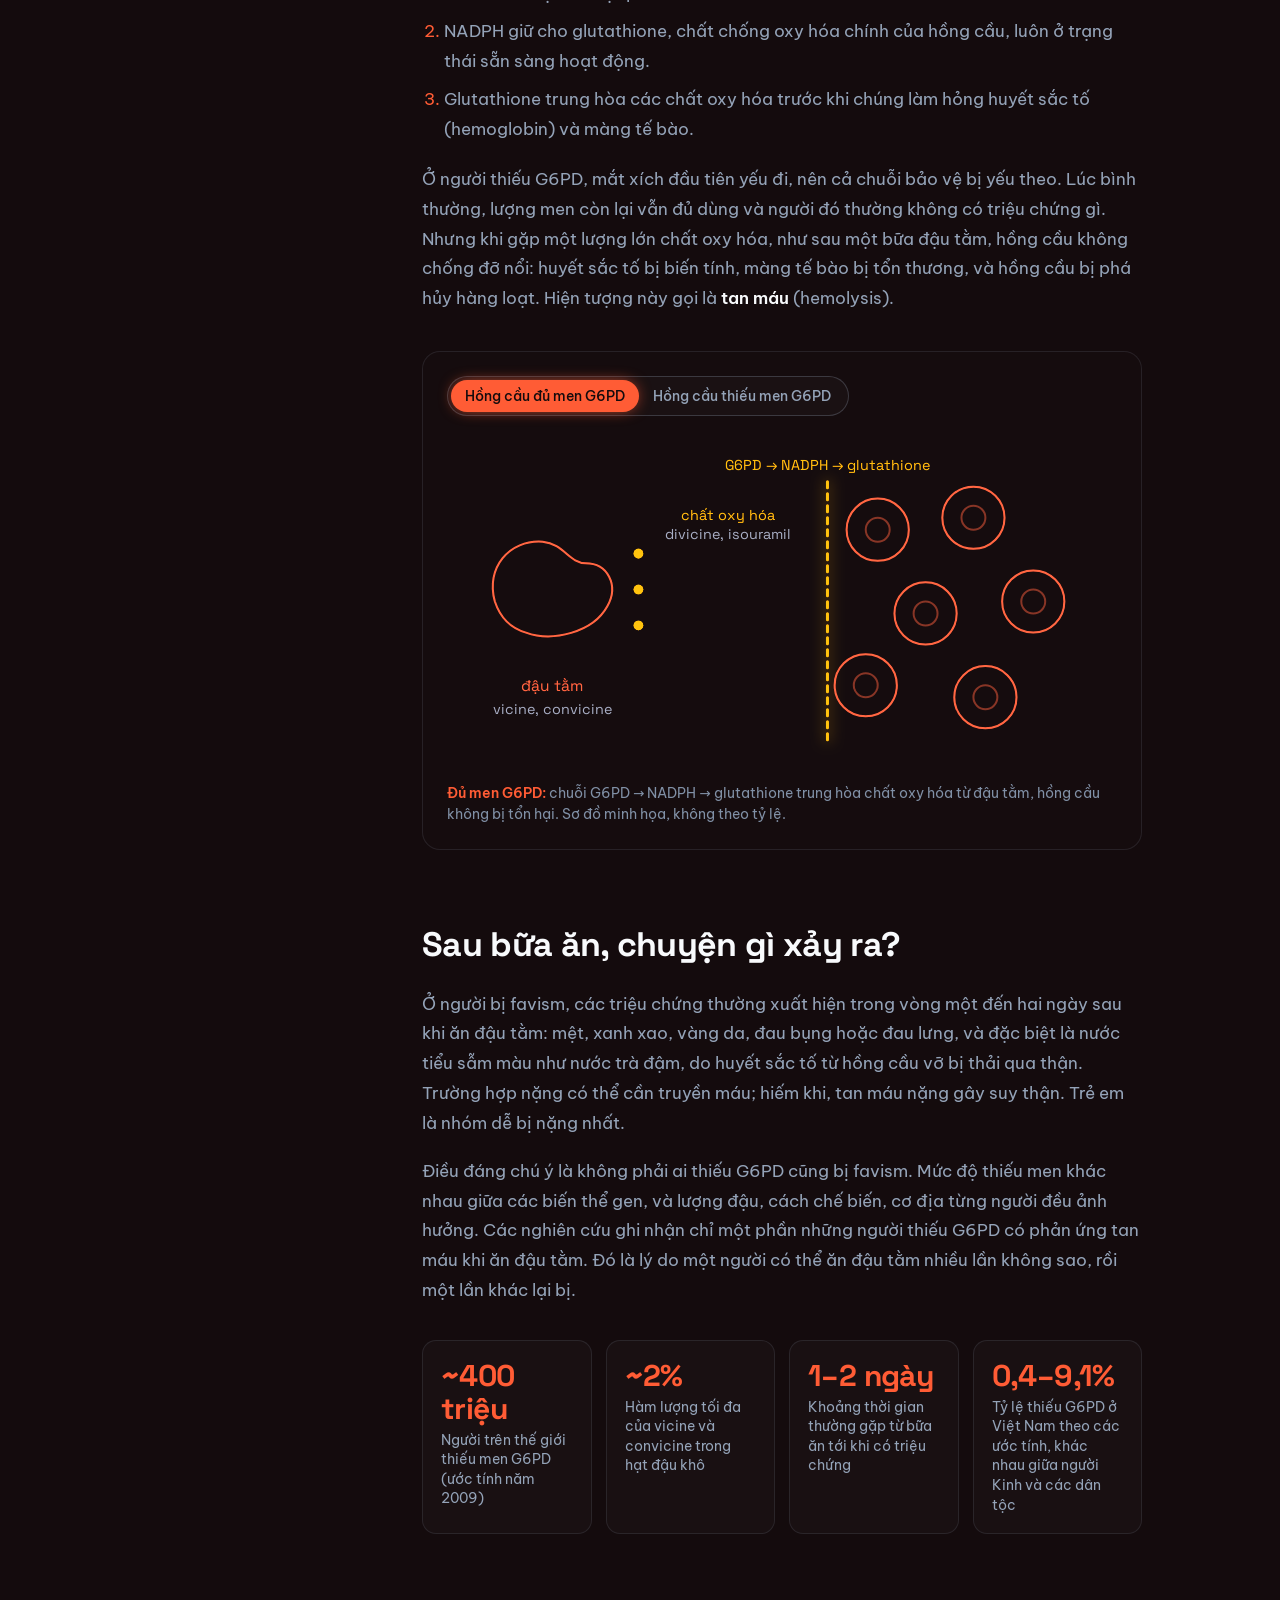
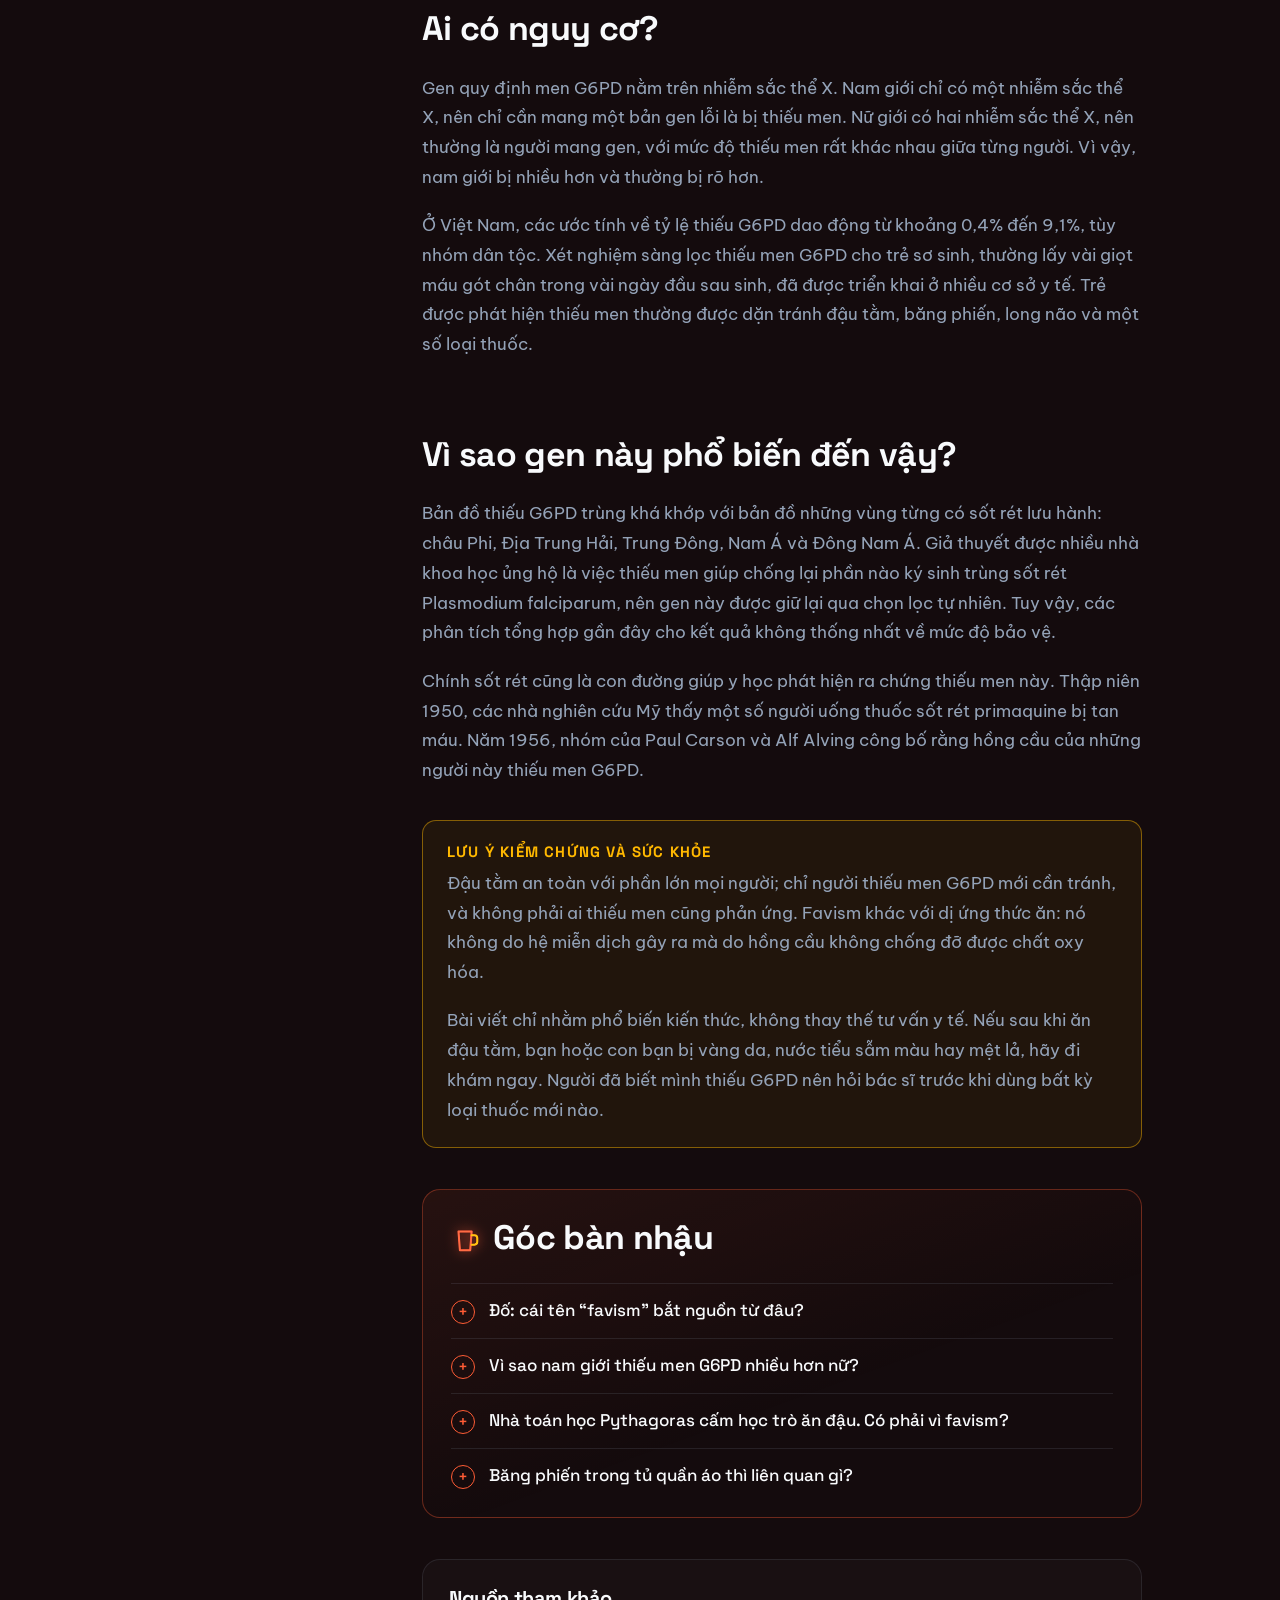
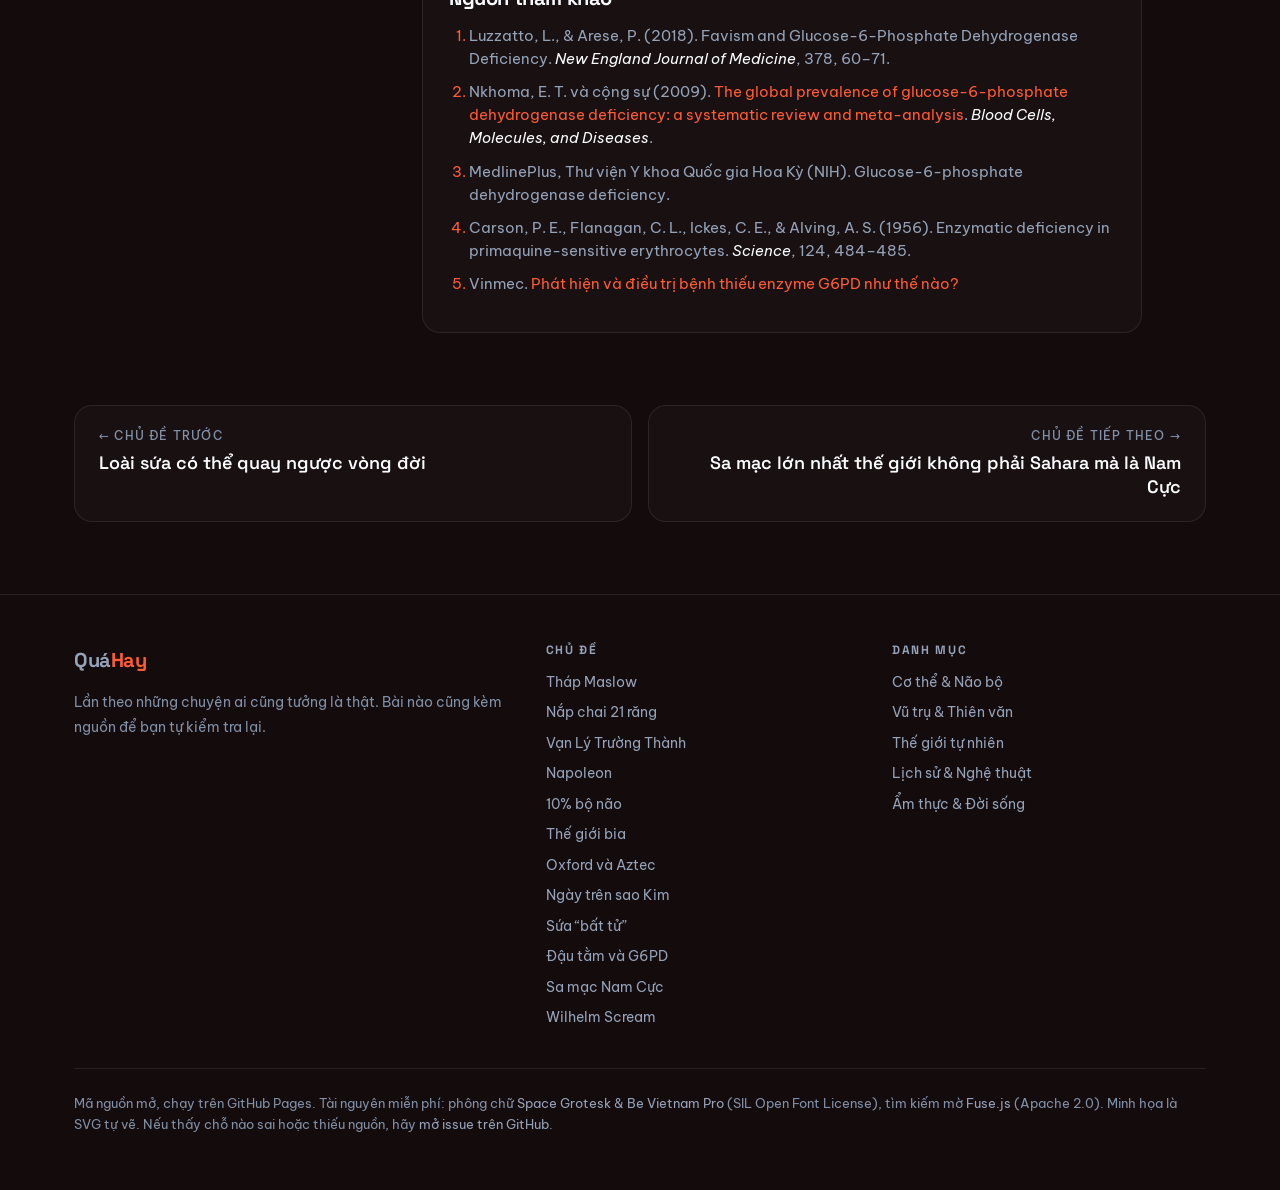
<file: topics/dau-tam-g6pd.html>
<!doctype html>
<html lang="vi">
<head>
  <meta charset="utf-8">
  <script>document.documentElement.classList.add("js")</script>
  <meta name="viewport" content="width=device-width, initial-scale=1">
  <title>Một bữa đậu tằm có thể phá hủy hồng cầu của người thiếu men G6PD — Quá Hay</title>
  <meta name="description" content="Với người thiếu men G6PD, chất trong đậu tằm có thể làm vỡ hồng cầu hàng loạt, gây thiếu máu tan máu cấp. Cơ chế, ai có nguy cơ, và những thứ khác cũng cần tránh.">
  <meta name="theme-color" content="#140B0D">
  <link rel="icon" href="../assets/favicon.svg" type="image/svg+xml">
  <link rel="preconnect" href="https://fonts.googleapis.com">
  <link rel="preconnect" href="https://fonts.gstatic.com" crossorigin>
  <link href="https://fonts.googleapis.com/css2?family=Be+Vietnam+Pro:wght@400;500;600&family=Space+Grotesk:wght@500;600;700&display=swap&subset=vietnamese" rel="stylesheet">
  <link rel="stylesheet" href="../assets/css/style.css">
  <style>
    @keyframes drift { from { transform: translateX(0); opacity: 0; } 15% { opacity: 1; } 85% { opacity: 1; } to { transform: translateX(150px); opacity: 0; } }
    .ox { fill: var(--accent); animation: drift 3s linear infinite; }
    .cell { transition: opacity .6s ease; }
    .gone { opacity: 0; }
  </style>
</head>
<body data-page="article" data-theme="body" data-root="../" data-slug="dau-tam-g6pd">
<main id="main">

<section class="art-hero">
  <div class="wrap">
    <div class="reveal">
      <nav class="crumbs" aria-label="Breadcrumb"><a href="../index.html">Trang chủ</a><span>/</span><a href="../index.html?cat=body#danh-muc">Cơ thể &amp; Não bộ</a></nav>
      <span class="tag">Y học · Di truyền · Thực phẩm</span>
      <h1>Một bữa đậu tằm có thể phá hủy hồng cầu của người thiếu men G6PD</h1>
      <p class="dek">Có một căn bệnh được đặt tên theo một loại đậu: favism, từ tên khoa học của đậu tằm là Vicia faba. Người mắc bệnh này ăn đậu tằm xong có thể bị vỡ hồng cầu hàng loạt.</p>
      <div class="art-meta"><span>9 phút đọc</span><span>5 nguồn tham khảo</span><span>Cập nhật 10/2026</span></div>
    </div>
    <div class="art-hero-art">
      <svg class="art draw glow" viewBox="0 0 420 380" role="img" aria-label="Hạt đậu tằm và các hồng cầu, một số hồng cầu bị vỡ">
        <path class="p" d="M40 210c-10-34 16-66 50-62 22 2 28 22 44 22 22 0 34 22 22 44-14 28-56 38-84 28-16-6-28-16-32-32z" style="--dur:2.2s"/>
        <path class="p" d="M70 196c10-10 28-10 38 0" opacity=".55"/>
        <path class="a" d="M180 200h50" stroke-dasharray="4 6"/>
        <path class="a" d="M222 192l10 8-10 8"/>
        <circle class="p" cx="300" cy="140" r="30"/><circle class="p" cx="300" cy="140" r="12" opacity=".5"/>
        <circle class="p" cx="356" cy="200" r="28"/><circle class="p" cx="356" cy="200" r="11" opacity=".5"/>
        <path class="a" d="M276 230c6-12 20-16 30-10M318 252c-4 12-16 18-28 14M282 270c-10-4-14-14-10-24" />
        <path class="a" d="M330 284l8-10M344 296l12-4M318 304l-4 10" opacity=".7"/>
        <text class="tp fade" x="100" y="290" text-anchor="middle">đậu tằm</text>
        <text class="ta fade" x="320" y="340" text-anchor="middle">hồng cầu vỡ</text>
      </svg>
    </div>
  </div>
</section>

<section class="wrap">
  <div class="quick reveal">
    <div><span class="quick-n">01</span><h2>Vấn đề nằm ở men, không ở đậu</h2><p>Với đa số mọi người, đậu tằm là thực phẩm bình thường. Nguy hiểm chỉ xảy ra ở người thiếu men G6PD trong hồng cầu.</p></div>
    <div><span class="quick-n">02</span><h2>Khoảng 400 triệu người thiếu G6PD</h2><p>Đây là chứng thiếu men phổ biến nhất ở người, gặp nhiều ở những vùng từng có sốt rét lưu hành, trong đó có Việt Nam.</p></div>
    <div><span class="quick-n">03</span><h2>Không chỉ có đậu tằm</h2><p>Một số loại thuốc, băng phiến (long não) và nhiễm trùng cũng có thể gây vỡ hồng cầu ở người thiếu men này.</p></div>
  </div>
</section>

<div class="wrap art-layout">
  <aside class="toc" aria-label="Mục lục"><b>Mục lục</b><ol></ol></aside>
  <article class="prose">

    <h2 id="dau-tam">Đậu tằm là đậu gì?</h2>
    <p>Đậu tằm (Vicia faba), còn gọi là đậu răng ngựa, tiếng Anh là fava bean hoặc broad bean, là một trong những loại đậu được trồng lâu đời nhất. Nó là món ăn quen thuộc ở các nước quanh Địa Trung Hải, Trung Đông, Bắc Phi và Trung Quốc, được ăn tươi, luộc, rang hoặc nấu thành món ful medames hay falafel kiểu Ai Cập.</p>
    <p>Hạt đậu tằm chứa hai hợp chất tên là <strong>vicine</strong> và <strong>convicine</strong>, có thể chiếm tới khoảng 2% khối lượng hạt khô. Khi được tiêu hóa, chúng chuyển thành <strong>divicine</strong> và <strong>isouramil</strong>, hai chất oxy hóa mạnh. Với người bình thường, hồng cầu xử lý được lượng chất này mà không gặp vấn đề gì.</p>

    <h2 id="men-g6pd">Men G6PD làm gì trong hồng cầu?</h2>
    <p>Hồng cầu là loại tế bào đặc biệt: nó không có nhân và không có ty thể, nên có rất ít cách để tự bảo vệ trước các chất oxy hóa. Con đường quan trọng nhất là nhờ men <strong>G6PD</strong> (glucose-6-phosphate dehydrogenase). Chuỗi bảo vệ diễn ra như sau:</p>
    <ol>
      <li>Men G6PD tạo ra một phân tử tên là NADPH.</li>
      <li>NADPH giữ cho glutathione, chất chống oxy hóa chính của hồng cầu, luôn ở trạng thái sẵn sàng hoạt động.</li>
      <li>Glutathione trung hòa các chất oxy hóa trước khi chúng làm hỏng huyết sắc tố (hemoglobin) và màng tế bào.</li>
    </ol>
    <p>Ở người thiếu G6PD, mắt xích đầu tiên yếu đi, nên cả chuỗi bảo vệ bị yếu theo. Lúc bình thường, lượng men còn lại vẫn đủ dùng và người đó thường không có triệu chứng gì. Nhưng khi gặp một lượng lớn chất oxy hóa, như sau một bữa đậu tằm, hồng cầu không chống đỡ nổi: huyết sắc tố bị biến tính, màng tế bào bị tổn thương, và hồng cầu bị phá hủy hàng loạt. Hiện tượng này gọi là <strong>tan máu</strong> (hemolysis).</p>

    <figure class="figure reveal">
      <div class="controls">
        <div class="seg" role="group" aria-label="Chọn loại hồng cầu">
          <button type="button" data-g6pd="ok" aria-pressed="true">Hồng cầu đủ men G6PD</button>
          <button type="button" data-g6pd="low" aria-pressed="false">Hồng cầu thiếu men G6PD</button>
        </div>
      </div>
      <svg id="cells" class="art" viewBox="0 0 560 280" role="img" aria-label="Mô phỏng chất oxy hóa từ đậu tằm đi vào hồng cầu"></svg>
      <figcaption id="cells-cap"></figcaption>
    </figure>

    <h2 id="sau-bua-an">Sau bữa ăn, chuyện gì xảy ra?</h2>
    <p>Ở người bị favism, các triệu chứng thường xuất hiện trong vòng một đến hai ngày sau khi ăn đậu tằm: mệt, xanh xao, vàng da, đau bụng hoặc đau lưng, và đặc biệt là nước tiểu sẫm màu như nước trà đậm, do huyết sắc tố từ hồng cầu vỡ bị thải qua thận. Trường hợp nặng có thể cần truyền máu; hiếm khi, tan máu nặng gây suy thận. Trẻ em là nhóm dễ bị nặng nhất.</p>
    <p>Điều đáng chú ý là không phải ai thiếu G6PD cũng bị favism. Mức độ thiếu men khác nhau giữa các biến thể gen, và lượng đậu, cách chế biến, cơ địa từng người đều ảnh hưởng. Các nghiên cứu ghi nhận chỉ một phần những người thiếu G6PD có phản ứng tan máu khi ăn đậu tằm. Đó là lý do một người có thể ăn đậu tằm nhiều lần không sao, rồi một lần khác lại bị.</p>

    <div class="stats">
      <div class="stat"><b>~400 triệu</b><span>Người trên thế giới thiếu men G6PD (ước tính năm 2009)</span></div>
      <div class="stat"><b>~2%</b><span>Hàm lượng tối đa của vicine và convicine trong hạt đậu khô</span></div>
      <div class="stat"><b>1–2 ngày</b><span>Khoảng thời gian thường gặp từ bữa ăn tới khi có triệu chứng</span></div>
      <div class="stat"><b>0,4–9,1%</b><span>Tỷ lệ thiếu G6PD ở Việt Nam theo các ước tính, khác nhau giữa người Kinh và các dân tộc</span></div>
    </div>

    <h2 id="ai-co-nguy-co">Ai có nguy cơ?</h2>
    <p>Gen quy định men G6PD nằm trên nhiễm sắc thể X. Nam giới chỉ có một nhiễm sắc thể X, nên chỉ cần mang một bản gen lỗi là bị thiếu men. Nữ giới có hai nhiễm sắc thể X, nên thường là người mang gen, với mức độ thiếu men rất khác nhau giữa từng người. Vì vậy, nam giới bị nhiều hơn và thường bị rõ hơn.</p>
    <p>Ở Việt Nam, các ước tính về tỷ lệ thiếu G6PD dao động từ khoảng 0,4% đến 9,1%, tùy nhóm dân tộc. Xét nghiệm sàng lọc thiếu men G6PD cho trẻ sơ sinh, thường lấy vài giọt máu gót chân trong vài ngày đầu sau sinh, đã được triển khai ở nhiều cơ sở y tế. Trẻ được phát hiện thiếu men thường được dặn tránh đậu tằm, băng phiến, long não và một số loại thuốc.</p>

    <h2 id="sot-ret">Vì sao gen này phổ biến đến vậy?</h2>
    <p>Bản đồ thiếu G6PD trùng khá khớp với bản đồ những vùng từng có sốt rét lưu hành: châu Phi, Địa Trung Hải, Trung Đông, Nam Á và Đông Nam Á. Giả thuyết được nhiều nhà khoa học ủng hộ là việc thiếu men giúp chống lại phần nào ký sinh trùng sốt rét Plasmodium falciparum, nên gen này được giữ lại qua chọn lọc tự nhiên. Tuy vậy, các phân tích tổng hợp gần đây cho kết quả không thống nhất về mức độ bảo vệ.</p>
    <p>Chính sốt rét cũng là con đường giúp y học phát hiện ra chứng thiếu men này. Thập niên 1950, các nhà nghiên cứu Mỹ thấy một số người uống thuốc sốt rét primaquine bị tan máu. Năm 1956, nhóm của Paul Carson và Alf Alving công bố rằng hồng cầu của những người này thiếu men G6PD.</p>

    <div class="callout">
      <h4>Lưu ý kiểm chứng và sức khỏe</h4>
      <p>Đậu tằm an toàn với phần lớn mọi người; chỉ người thiếu men G6PD mới cần tránh, và không phải ai thiếu men cũng phản ứng. Favism khác với dị ứng thức ăn: nó không do hệ miễn dịch gây ra mà do hồng cầu không chống đỡ được chất oxy hóa.</p>
      <p>Bài viết chỉ nhằm phổ biến kiến thức, không thay thế tư vấn y tế. Nếu sau khi ăn đậu tằm, bạn hoặc con bạn bị vàng da, nước tiểu sẫm màu hay mệt lả, hãy đi khám ngay. Người đã biết mình thiếu G6PD nên hỏi bác sĩ trước khi dùng bất kỳ loại thuốc mới nào.</p>
    </div>

    <section class="bar-talk">
      <h2 id="ban-nhau" data-toc="Góc bàn nhậu"><svg class="art glow" viewBox="0 0 32 32"><path class="p" d="M8 8h14l-1.5 20h-11z"/><path class="a" d="M22 12h3a3 3 0 0 1 3 3v4a3 3 0 0 1-3 3h-3"/></svg>Góc bàn nhậu</h2>
      <details><summary>Đố: cái tên “favism” bắt nguồn từ đâu?</summary>
        <div><p>Từ “faba”, tên Latin của đậu tằm (Vicia faba).</p></div></details>
      <details><summary>Vì sao nam giới thiếu men G6PD nhiều hơn nữ?</summary>
        <div><p>Vì gen nằm trên nhiễm sắc thể X. Nam chỉ có một X, nên một bản gen lỗi là đủ để thiếu men; nữ có hai X, bản gen lành có thể bù một phần.</p></div></details>
      <details><summary>Nhà toán học Pythagoras cấm học trò ăn đậu. Có phải vì favism?</summary>
        <div><p>Có người đưa ra giả thuyết này vì Pythagoras sống ở miền nam nước Ý, nơi thiếu G6PD khá phổ biến. Nhưng chúng tôi chưa tìm thấy bằng chứng nào xác nhận; các nguồn cổ đưa ra nhiều lý do khác, phần lớn mang tính tôn giáo và triết học.</p></div></details>
      <details><summary>Băng phiến trong tủ quần áo thì liên quan gì?</summary>
        <div><p>Băng phiến thường chứa naphthalene, một chất oxy hóa cũng có thể gây tan máu ở người thiếu G6PD, nhất là trẻ sơ sinh. Đó là lý do bác sĩ nhi hay dặn tránh băng phiến và long não.</p></div></details>
    </section>

    <section class="sources">
      <h2 id="nguon">Nguồn tham khảo</h2>
      <ol>
        <li>Luzzatto, L., &amp; Arese, P. (2018). Favism and Glucose-6-Phosphate Dehydrogenase Deficiency. <em>New England Journal of Medicine</em>, 378, 60–71.</li>
        <li>Nkhoma, E. T. và cộng sự (2009). <a href="https://pubmed.ncbi.nlm.nih.gov/19233695/" rel="noopener">The global prevalence of glucose-6-phosphate dehydrogenase deficiency: a systematic review and meta-analysis</a>. <em>Blood Cells, Molecules, and Diseases</em>.</li>
        <li>MedlinePlus, Thư viện Y khoa Quốc gia Hoa Kỳ (NIH). Glucose-6-phosphate dehydrogenase deficiency.</li>
        <li>Carson, P. E., Flanagan, C. L., Ickes, C. E., &amp; Alving, A. S. (1956). Enzymatic deficiency in primaquine-sensitive erythrocytes. <em>Science</em>, 124, 484–485.</li>
        <li>Vinmec. <a href="https://www.vinmec.com/vie/bai-viet/phat-hien-va-dieu-tri-benh-thieu-enzyme-g6pd-nhu-the-nao-vi" rel="noopener">Phát hiện và điều trị bệnh thiếu enzyme G6PD như thế nào?</a></li>
      </ol>
    </section>
  </article>
</div>

<div class="wrap"><nav class="pager" aria-label="Chủ đề khác"></nav></div>
</main>

<script src="../assets/vendor/fuse.min.js"></script>
<script src="../assets/js/data.js"></script>
<script>
(function () {
  const svg = document.getElementById("cells"), cap = document.getElementById("cells-cap");
  const cells = [[360, 80], [440, 70], [400, 150], [490, 140], [350, 210], [450, 220]];
  function render(mode) {
    const low = mode === "low";
    let s = `<path class="p" d="M40 140c-8-28 12-52 40-50 18 2 22 18 36 18 18 0 28 18 18 36-12 22-46 30-68 22-14-4-22-14-26-26z"/>
      <text class="tp" x="88" y="215" text-anchor="middle" font-size="13">đậu tằm</text>
      <text class="t" x="88" y="234" text-anchor="middle" font-size="11">vicine, convicine</text>`;
    for (let i = 0; i < 6; i++) {
      s += `<circle class="ox" cx="160" cy="${100 + (i % 3) * 30}" r="4" style="animation-delay:${i * 0.5}s"/>`;
    }
    s += `<text class="ta" x="235" y="72" text-anchor="middle" font-size="12">chất oxy hóa</text>
      <text class="t" x="235" y="88" text-anchor="middle" font-size="11">divicine, isouramil</text>`;
    if (!low) s += `<path class="a glow-accent" d="M318 40v220" stroke-width="3" stroke-dasharray="6 6"/>
      <text class="ta" x="318" y="30" text-anchor="middle" font-size="12">G6PD → NADPH → glutathione</text>`;
    cells.forEach(([x, y], i) => {
      const broken = low && i % 3 !== 2;
      s += broken
        ? `<g class="cell"><path class="p" d="M${x - 22} ${y - 6}c4-14 18-20 30-14M${x + 20} ${y + 2}c-2 14-14 22-28 18M${x - 18} ${y + 14}c-8-4-10-12-6-20" opacity=".8"/>
           <circle class="fp" cx="${x + 26}" cy="${y - 18}" r="2.5"/><circle class="fp" cx="${x - 28}" cy="${y + 20}" r="2"/></g>`
        : `<g class="cell"><circle class="p" cx="${x}" cy="${y}" r="26"/><circle class="p" cx="${x}" cy="${y}" r="10" opacity=".45"/></g>`;
    });
    svg.innerHTML = s;
    cap.innerHTML = low
      ? "<b>Thiếu men G6PD:</b> hồng cầu không tạo đủ NADPH để giữ glutathione hoạt động, chất oxy hóa làm hỏng huyết sắc tố và màng tế bào, nhiều hồng cầu bị vỡ. Sơ đồ minh họa, không theo tỷ lệ."
      : "<b>Đủ men G6PD:</b> chuỗi G6PD → NADPH → glutathione trung hòa chất oxy hóa từ đậu tằm, hồng cầu không bị tổn hại. Sơ đồ minh họa, không theo tỷ lệ.";
    document.querySelectorAll("[data-g6pd]").forEach((b) => b.setAttribute("aria-pressed", b.dataset.g6pd === mode));
  }
  document.querySelectorAll("[data-g6pd]").forEach((b) => b.addEventListener("click", () => render(b.dataset.g6pd)));
  render("ok");
})();
</script>
<script src="../assets/js/main.js"></script>
</body>
</html>
</file>
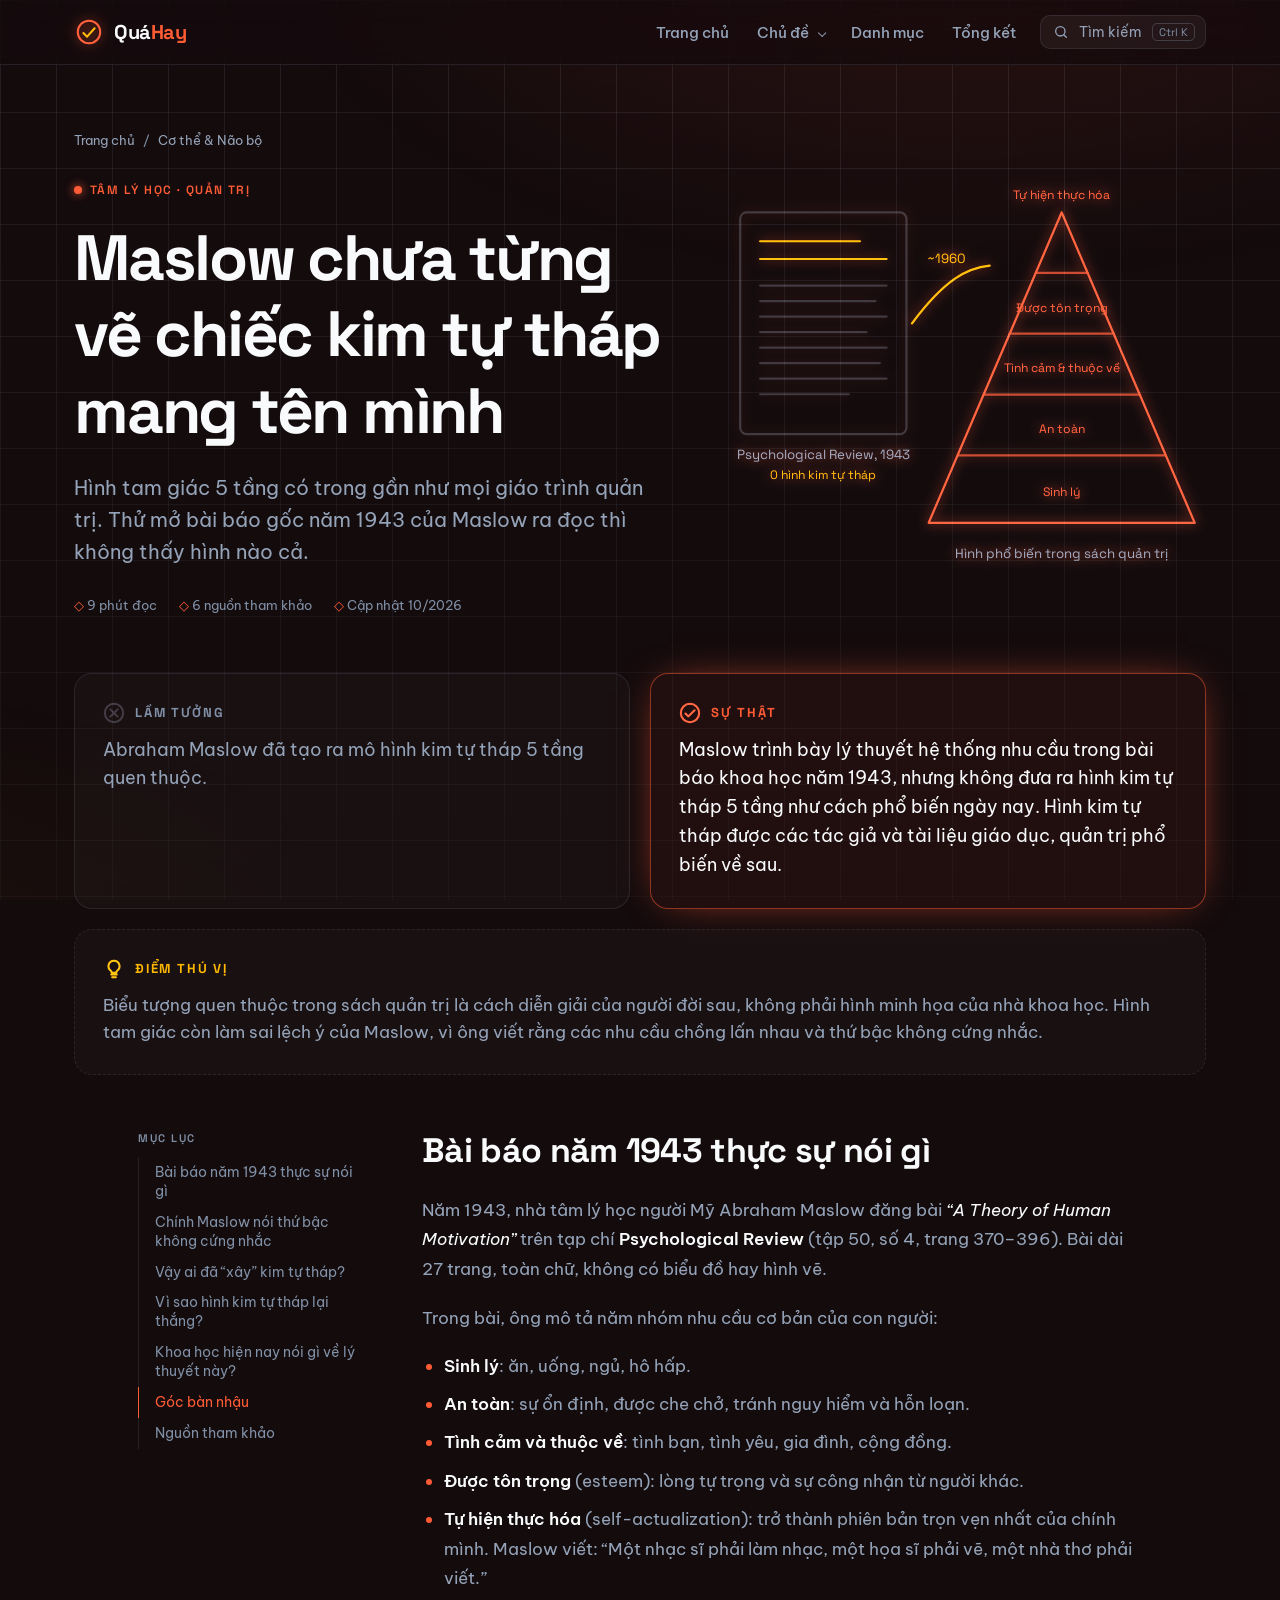
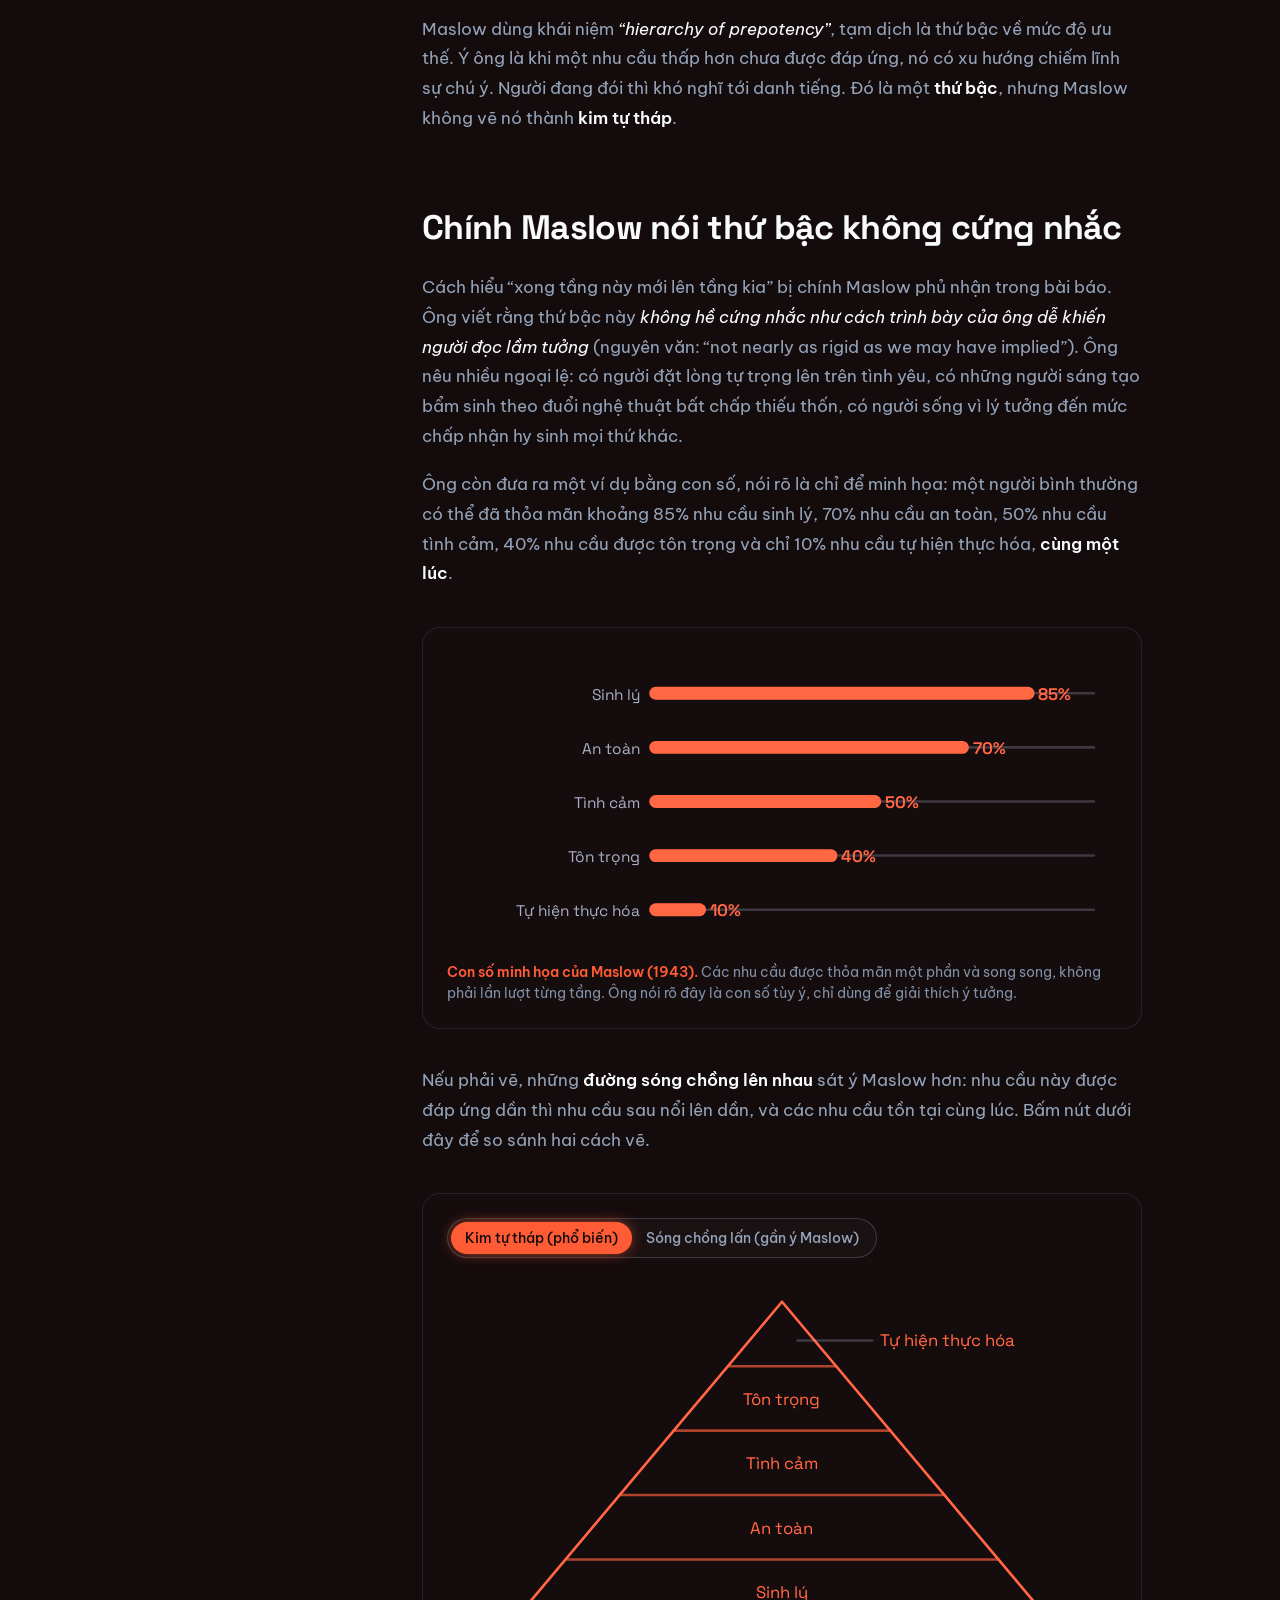
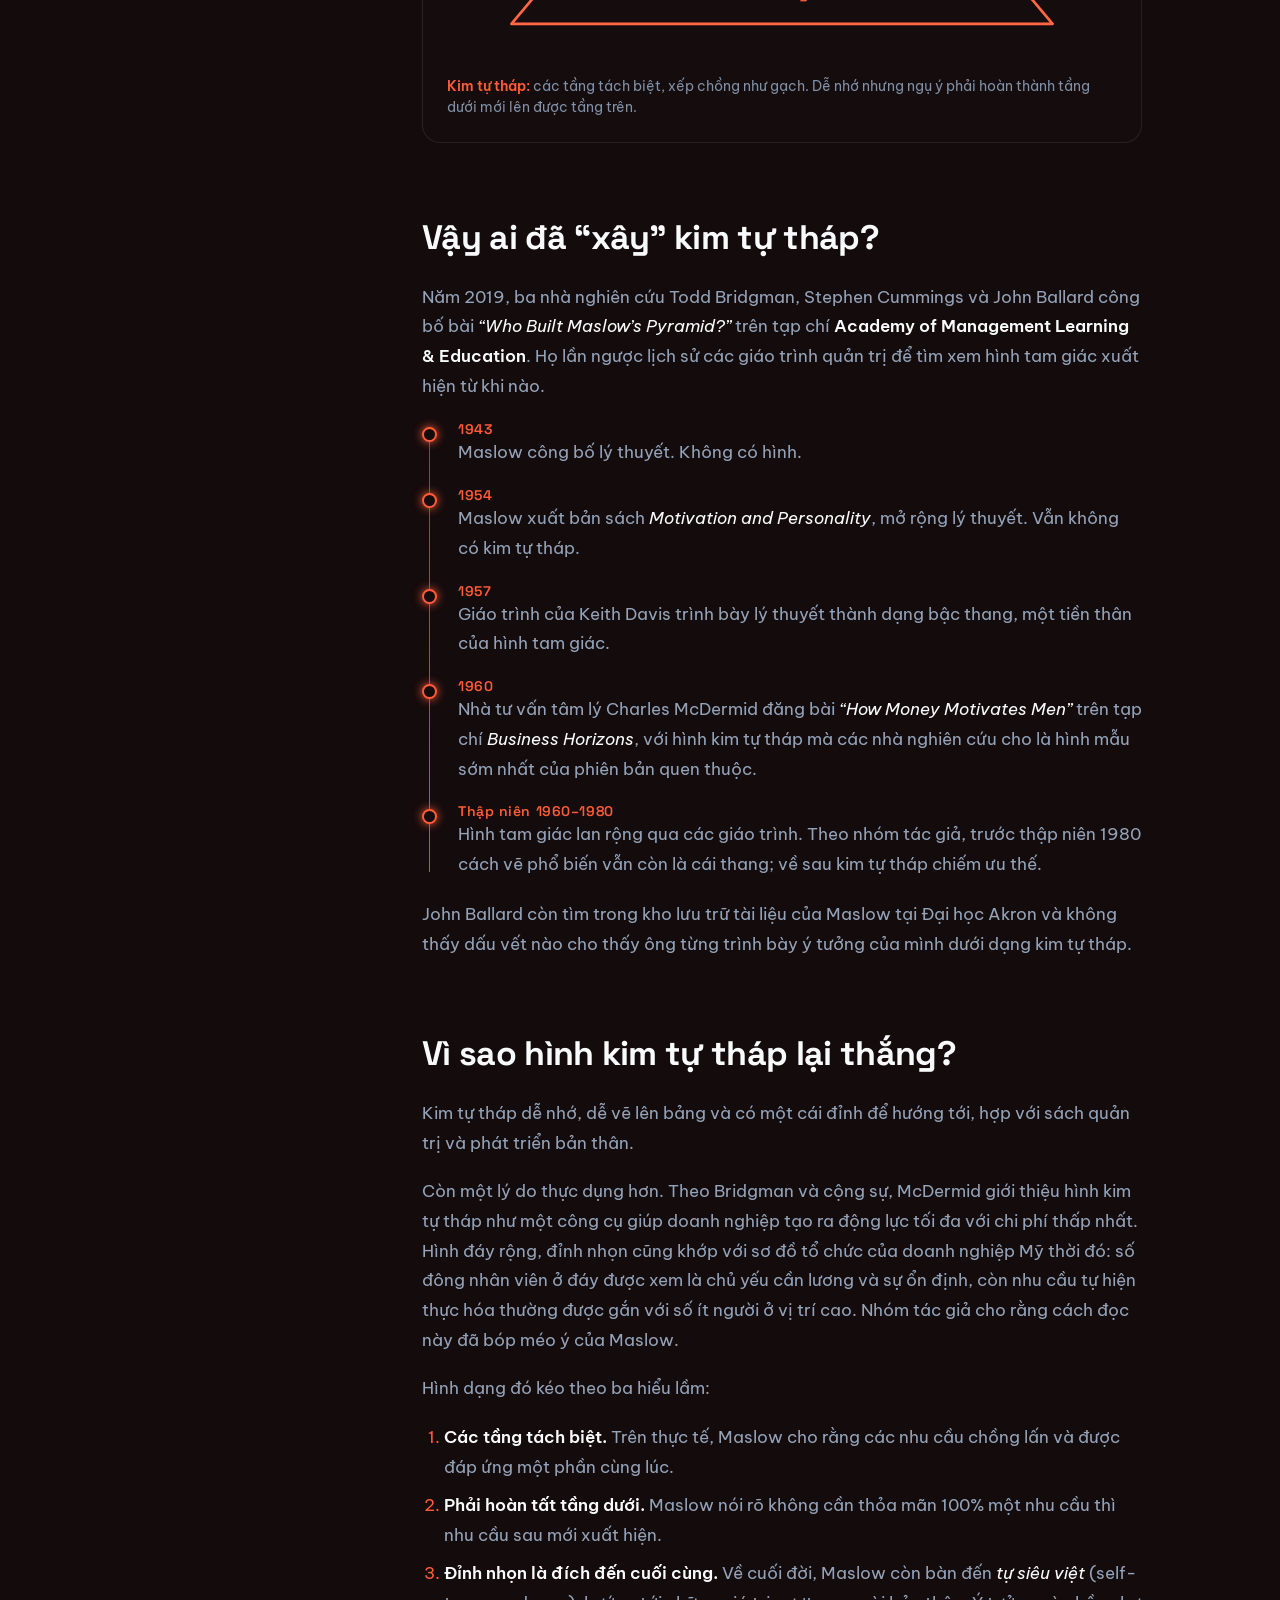
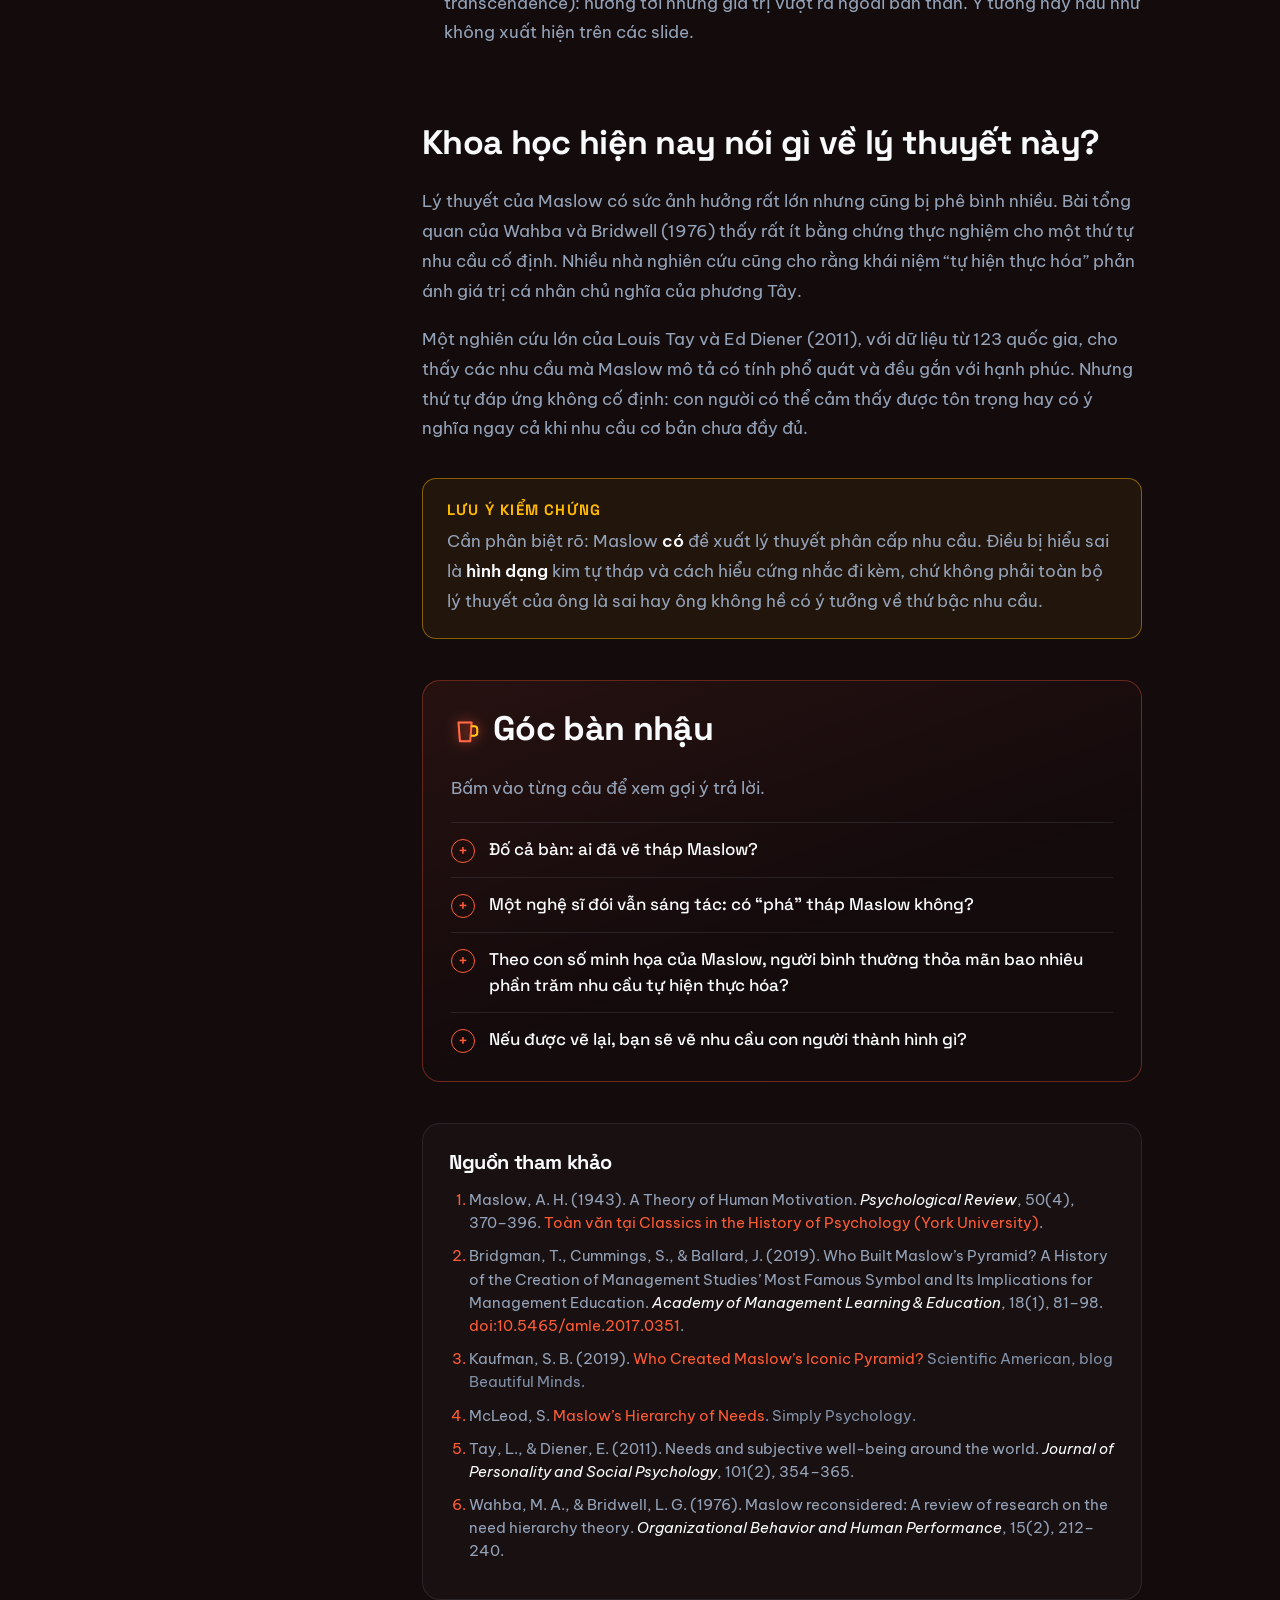
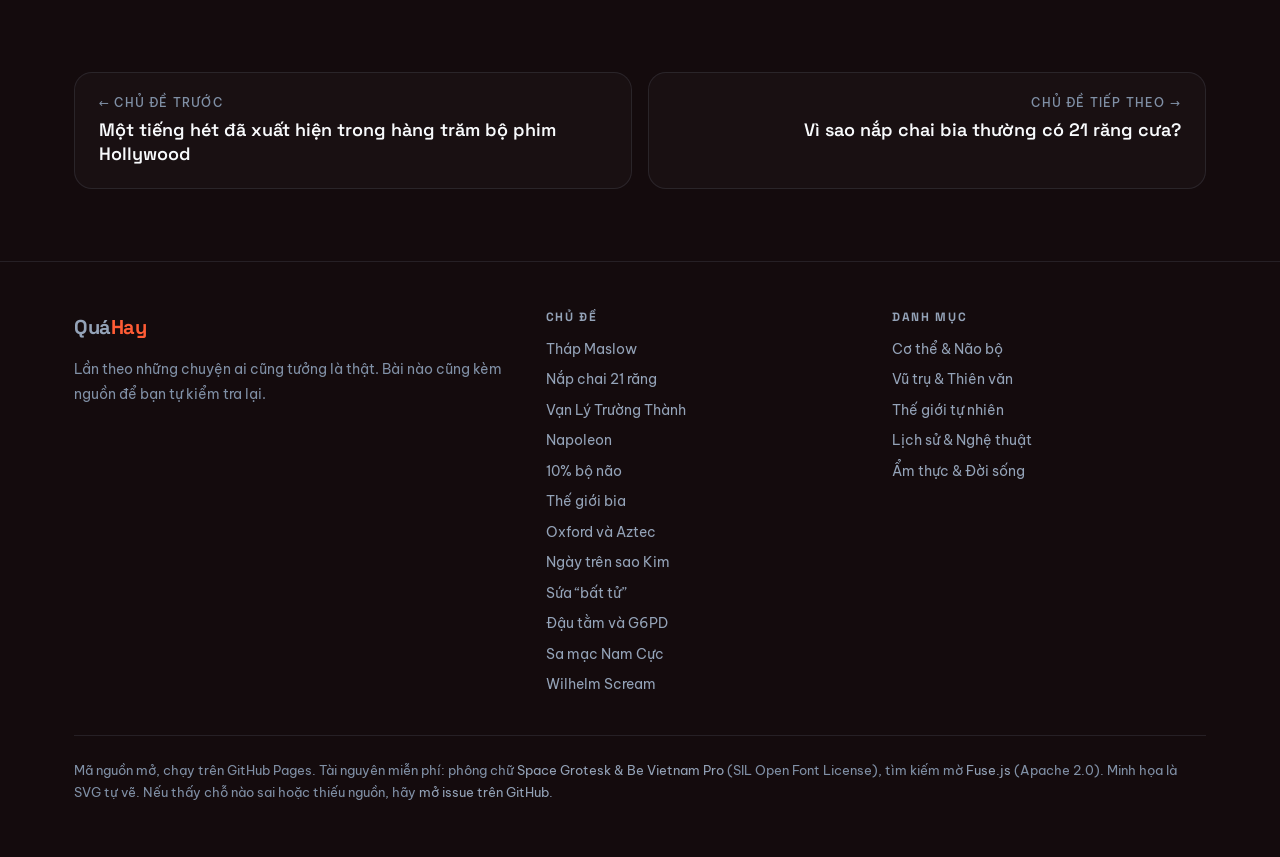
<file: topics/maslow.html>
<!doctype html>
<html lang="vi">
<head>
  <meta charset="utf-8">
  <script>document.documentElement.classList.add("js")</script>
  <meta name="viewport" content="width=device-width, initial-scale=1">
  <title>Maslow chưa từng vẽ chiếc kim tự tháp mang tên mình — Quá Hay</title>
  <meta name="description" content="Abraham Maslow chưa từng vẽ kim tự tháp 5 tầng. Hình tượng nổi tiếng nhất của sách quản trị được người đời sau dựng lên. Đây là câu chuyện đằng sau.">
  <meta name="theme-color" content="#140B0D">
  <link rel="icon" href="../assets/favicon.svg" type="image/svg+xml">
  <link rel="preconnect" href="https://fonts.googleapis.com">
  <link rel="preconnect" href="https://fonts.gstatic.com" crossorigin>
  <link href="https://fonts.googleapis.com/css2?family=Be+Vietnam+Pro:wght@400;500;600&family=Space+Grotesk:wght@500;600;700&display=swap&subset=vietnamese" rel="stylesheet">
  <link rel="stylesheet" href="../assets/css/style.css">
</head>
<body data-page="article" data-theme="body" data-root="../" data-slug="maslow">
<main id="main">

<section class="art-hero">
  <div class="wrap">
    <div class="reveal">
      <nav class="crumbs" aria-label="Breadcrumb"><a href="../index.html">Trang chủ</a><span>/</span><a href="../index.html?cat=body#danh-muc">Cơ thể &amp; Não bộ</a></nav>
      <span class="tag">Tâm lý học · Quản trị</span>
      <h1>Maslow chưa từng vẽ chiếc kim tự tháp mang tên mình</h1>
      <p class="dek">Hình tam giác 5 tầng có trong gần như mọi giáo trình quản trị. Thử mở bài báo gốc năm 1943 của Maslow ra đọc thì không thấy hình nào cả.</p>
      <div class="art-meta"><span>9 phút đọc</span><span>6 nguồn tham khảo</span><span>Cập nhật 10/2026</span></div>
    </div>
    <div class="art-hero-art">
      <svg class="art draw glow" viewBox="0 0 440 380" role="img" aria-label="Bài báo năm 1943 không có hình, kim tự tháp xuất hiện về sau">
        <!-- the 1943 paper -->
        <rect class="m" x="20" y="50" width="150" height="200" rx="6"/>
        <path class="a" d="M38 76h90M38 92h114"/>
        <path class="m" d="M38 116h114M38 130h104M38 144h114M38 158h96M38 172h114M38 186h108M38 200h114M38 214h80"/>
        <text class="t fade" x="95" y="272" text-anchor="middle">Psychological Review, 1943</text>
        <text class="ta fade" x="95" y="290" text-anchor="middle" font-size="11">0 hình kim tự tháp</text>
        <!-- dashed link -->
        <path class="a" d="M175 150c30-40 50-50 70-52" stroke-dasharray="4 6"/>
        <text class="ta fade" x="206" y="96" text-anchor="middle" font-size="12">~1960</text>
        <!-- pyramid -->
        <path class="p" d="M310 50 L430 330 H190 Z" style="--dur:2.4s"/>
        <path class="p" d="M286.6 104.6h46.8M263.1 159.4h93.8M239.7 214.3h140.6M216.3 269.1h187.4" opacity=".7"/>
        <text class="tp fade" x="310" y="38" text-anchor="middle" font-size="11">Tự hiện thực hóa</text>
        <text class="tp fade" x="310" y="140" text-anchor="middle" font-size="11">Được tôn trọng</text>
        <text class="tp fade" x="310" y="194" text-anchor="middle" font-size="11">Tình cảm &amp; thuộc về</text>
        <text class="tp fade" x="310" y="249" text-anchor="middle" font-size="11">An toàn</text>
        <text class="tp fade" x="310" y="306" text-anchor="middle" font-size="11">Sinh lý</text>
        <text class="t fade" x="310" y="362" text-anchor="middle">Hình phổ biến trong sách quản trị</text>
      </svg>
    </div>
  </div>
</section>

<section class="wrap">
  <div class="verdict reveal">
    <div class="myth">
      <h2><svg class="art" viewBox="0 0 24 24"><circle class="m" cx="12" cy="12" r="10"/><path class="m" d="M8 8l8 8M16 8l-8 8"/></svg>Lầm tưởng</h2>
      <p>Abraham Maslow đã tạo ra mô hình kim tự tháp 5 tầng quen thuộc.</p>
    </div>
    <div class="fact">
      <h2><svg class="art" viewBox="0 0 24 24"><circle class="p" cx="12" cy="12" r="10"/><path class="p" d="M7 12.5l3.2 3.2L17 9"/></svg>Sự thật</h2>
      <p>Maslow trình bày lý thuyết hệ thống nhu cầu trong bài báo khoa học năm 1943, nhưng không đưa ra hình kim tự tháp 5 tầng như cách phổ biến ngày nay. Hình kim tự tháp được các tác giả và tài liệu giáo dục, quản trị phổ biến về sau.</p>
    </div>
    <div class="insight">
      <h2><svg class="art" viewBox="0 0 24 24"><path class="a" d="M9 18h6M10 21h4M12 3a6 6 0 0 0-3.5 10.9c.6.5 1 1.2 1 2.1h5c0-.9.4-1.6 1-2.1A6 6 0 0 0 12 3z"/></svg>Điểm thú vị</h2>
      <p>Biểu tượng quen thuộc trong sách quản trị là cách diễn giải của người đời sau, không phải hình minh họa của nhà khoa học. Hình tam giác còn làm sai lệch ý của Maslow, vì ông viết rằng các nhu cầu chồng lấn nhau và thứ bậc không cứng nhắc.</p>
    </div>
  </div>
</section>

<div class="wrap art-layout">
  <aside class="toc" aria-label="Mục lục"><b>Mục lục</b><ol></ol></aside>
  <article class="prose">

    <h2 id="bai-bao-1943">Bài báo năm 1943 thực sự nói gì</h2>
    <p>Năm 1943, nhà tâm lý học người Mỹ Abraham Maslow đăng bài <em>“A Theory of Human Motivation”</em> trên tạp chí <strong>Psychological Review</strong> (tập 50, số 4, trang 370–396). Bài dài 27 trang, toàn chữ, không có biểu đồ hay hình vẽ.</p>
    <p>Trong bài, ông mô tả năm nhóm nhu cầu cơ bản của con người:</p>
    <ul>
      <li><strong>Sinh lý</strong>: ăn, uống, ngủ, hô hấp.</li>
      <li><strong>An toàn</strong>: sự ổn định, được che chở, tránh nguy hiểm và hỗn loạn.</li>
      <li><strong>Tình cảm và thuộc về</strong>: tình bạn, tình yêu, gia đình, cộng đồng.</li>
      <li><strong>Được tôn trọng</strong> (esteem): lòng tự trọng và sự công nhận từ người khác.</li>
      <li><strong>Tự hiện thực hóa</strong> (self-actualization): trở thành phiên bản trọn vẹn nhất của chính mình. Maslow viết: “Một nhạc sĩ phải làm nhạc, một họa sĩ phải vẽ, một nhà thơ phải viết.”</li>
    </ul>
    <p>Maslow dùng khái niệm <em>“hierarchy of prepotency”</em>, tạm dịch là thứ bậc về mức độ ưu thế. Ý ông là khi một nhu cầu thấp hơn chưa được đáp ứng, nó có xu hướng chiếm lĩnh sự chú ý. Người đang đói thì khó nghĩ tới danh tiếng. Đó là một <strong>thứ bậc</strong>, nhưng Maslow không vẽ nó thành <strong>kim tự tháp</strong>.</p>

    <h2 id="khong-cung-nhac">Chính Maslow nói thứ bậc không cứng nhắc</h2>
    <p>Cách hiểu “xong tầng này mới lên tầng kia” bị chính Maslow phủ nhận trong bài báo. Ông viết rằng thứ bậc này <em>không hề cứng nhắc như cách trình bày của ông dễ khiến người đọc lầm tưởng</em> (nguyên văn: “not nearly as rigid as we may have implied”). Ông nêu nhiều ngoại lệ: có người đặt lòng tự trọng lên trên tình yêu, có những người sáng tạo bẩm sinh theo đuổi nghệ thuật bất chấp thiếu thốn, có người sống vì lý tưởng đến mức chấp nhận hy sinh mọi thứ khác.</p>
    <p>Ông còn đưa ra một ví dụ bằng con số, nói rõ là chỉ để minh họa: một người bình thường có thể đã thỏa mãn khoảng 85% nhu cầu sinh lý, 70% nhu cầu an toàn, 50% nhu cầu tình cảm, 40% nhu cầu được tôn trọng và chỉ 10% nhu cầu tự hiện thực hóa, <strong>cùng một lúc</strong>.</p>

    <figure class="figure reveal">
      <svg class="art draw" viewBox="0 0 520 230" role="img" aria-label="Biểu đồ mức độ thỏa mãn minh họa của Maslow">
        <g id="bars"></g>
      </svg>
      <figcaption><b>Con số minh họa của Maslow (1943).</b> Các nhu cầu được thỏa mãn một phần và song song, không phải lần lượt từng tầng. Ông nói rõ đây là con số tùy ý, chỉ dùng để giải thích ý tưởng.</figcaption>
    </figure>

    <p>Nếu phải vẽ, những <strong>đường sóng chồng lên nhau</strong> sát ý Maslow hơn: nhu cầu này được đáp ứng dần thì nhu cầu sau nổi lên dần, và các nhu cầu tồn tại cùng lúc. Bấm nút dưới đây để so sánh hai cách vẽ.</p>

    <figure class="figure reveal">
      <div class="controls">
        <div class="seg" role="group" aria-label="Chọn cách biểu diễn">
          <button type="button" data-view="pyramid" aria-pressed="true">Kim tự tháp (phổ biến)</button>
          <button type="button" data-view="waves" aria-pressed="false">Sóng chồng lấn (gần ý Maslow)</button>
        </div>
      </div>
      <svg id="viz" class="art draw" viewBox="0 0 520 300" role="img" aria-label="So sánh kim tự tháp và các đường sóng nhu cầu"></svg>
      <figcaption id="viz-cap"></figcaption>
    </figure>

    <h2 id="ai-xay-kim-tu-thap">Vậy ai đã “xây” kim tự tháp?</h2>
    <p>Năm 2019, ba nhà nghiên cứu Todd Bridgman, Stephen Cummings và John Ballard công bố bài <em>“Who Built Maslow’s Pyramid?”</em> trên tạp chí <strong>Academy of Management Learning &amp; Education</strong>. Họ lần ngược lịch sử các giáo trình quản trị để tìm xem hình tam giác xuất hiện từ khi nào.</p>
    <ul class="timeline">
      <li><b>1943</b>Maslow công bố lý thuyết. Không có hình.</li>
      <li><b>1954</b>Maslow xuất bản sách <em>Motivation and Personality</em>, mở rộng lý thuyết. Vẫn không có kim tự tháp.</li>
      <li><b>1957</b>Giáo trình của Keith Davis trình bày lý thuyết thành dạng bậc thang, một tiền thân của hình tam giác.</li>
      <li><b>1960</b>Nhà tư vấn tâm lý Charles McDermid đăng bài <em>“How Money Motivates Men”</em> trên tạp chí <em>Business Horizons</em>, với hình kim tự tháp mà các nhà nghiên cứu cho là hình mẫu sớm nhất của phiên bản quen thuộc.</li>
      <li><b>Thập niên 1960–1980</b>Hình tam giác lan rộng qua các giáo trình. Theo nhóm tác giả, trước thập niên 1980 cách vẽ phổ biến vẫn còn là cái thang; về sau kim tự tháp chiếm ưu thế.</li>
    </ul>
    <p>John Ballard còn tìm trong kho lưu trữ tài liệu của Maslow tại Đại học Akron và không thấy dấu vết nào cho thấy ông từng trình bày ý tưởng của mình dưới dạng kim tự tháp.</p>

    <h2 id="vi-sao-thang">Vì sao hình kim tự tháp lại thắng?</h2>
    <p>Kim tự tháp dễ nhớ, dễ vẽ lên bảng và có một cái đỉnh để hướng tới, hợp với sách quản trị và phát triển bản thân.</p>
    <p>Còn một lý do thực dụng hơn. Theo Bridgman và cộng sự, McDermid giới thiệu hình kim tự tháp như một công cụ giúp doanh nghiệp tạo ra động lực tối đa với chi phí thấp nhất. Hình đáy rộng, đỉnh nhọn cũng khớp với sơ đồ tổ chức của doanh nghiệp Mỹ thời đó: số đông nhân viên ở đáy được xem là chủ yếu cần lương và sự ổn định, còn nhu cầu tự hiện thực hóa thường được gắn với số ít người ở vị trí cao. Nhóm tác giả cho rằng cách đọc này đã bóp méo ý của Maslow.</p>
    <p>Hình dạng đó kéo theo ba hiểu lầm:</p>
    <ol>
      <li><strong>Các tầng tách biệt.</strong> Trên thực tế, Maslow cho rằng các nhu cầu chồng lấn và được đáp ứng một phần cùng lúc.</li>
      <li><strong>Phải hoàn tất tầng dưới.</strong> Maslow nói rõ không cần thỏa mãn 100% một nhu cầu thì nhu cầu sau mới xuất hiện.</li>
      <li><strong>Đỉnh nhọn là đích đến cuối cùng.</strong> Về cuối đời, Maslow còn bàn đến <em>tự siêu việt</em> (self-transcendence): hướng tới những giá trị vượt ra ngoài bản thân. Ý tưởng này hầu như không xuất hiện trên các slide.</li>
    </ol>

    <h2 id="khoa-hoc-noi-gi">Khoa học hiện nay nói gì về lý thuyết này?</h2>
    <p>Lý thuyết của Maslow có sức ảnh hưởng rất lớn nhưng cũng bị phê bình nhiều. Bài tổng quan của Wahba và Bridwell (1976) thấy rất ít bằng chứng thực nghiệm cho một thứ tự nhu cầu cố định. Nhiều nhà nghiên cứu cũng cho rằng khái niệm “tự hiện thực hóa” phản ánh giá trị cá nhân chủ nghĩa của phương Tây.</p>
    <p>Một nghiên cứu lớn của Louis Tay và Ed Diener (2011), với dữ liệu từ 123 quốc gia, cho thấy các nhu cầu mà Maslow mô tả có tính phổ quát và đều gắn với hạnh phúc. Nhưng thứ tự đáp ứng không cố định: con người có thể cảm thấy được tôn trọng hay có ý nghĩa ngay cả khi nhu cầu cơ bản chưa đầy đủ.</p>

    <div class="callout">
      <h4>Lưu ý kiểm chứng</h4>
      <p>Cần phân biệt rõ: Maslow <strong>có</strong> đề xuất lý thuyết phân cấp nhu cầu. Điều bị hiểu sai là <strong>hình dạng</strong> kim tự tháp và cách hiểu cứng nhắc đi kèm, chứ không phải toàn bộ lý thuyết của ông là sai hay ông không hề có ý tưởng về thứ bậc nhu cầu.</p>
    </div>

    <section class="bar-talk">
      <h2 id="ban-nhau" data-toc="Góc bàn nhậu"><svg class="art glow" viewBox="0 0 32 32"><path class="p" d="M8 8h14l-1.5 20h-11z"/><path class="a" d="M22 12h3a3 3 0 0 1 3 3v4a3 3 0 0 1-3 3h-3"/></svg>Góc bàn nhậu</h2>
      <p>Bấm vào từng câu để xem gợi ý trả lời.</p>
      <details><summary>Đố cả bàn: ai đã vẽ tháp Maslow?</summary>
        <div><p>Đa số sẽ trả lời “Maslow”. Đáp án hợp lý nhất hiện nay là các tác giả sách quản trị, với hình mẫu sớm nhất thường được truy về Charles McDermid năm 1960, tức 17 năm sau bài báo gốc.</p></div></details>
      <details><summary>Một nghệ sĩ đói vẫn sáng tác: có “phá” tháp Maslow không?</summary>
        <div><p>Không phá lý thuyết gốc, vì chính Maslow đã nêu trường hợp người sáng tạo theo đuổi nghệ thuật bất chấp thiếu thốn. Nó chỉ phá hình kim tự tháp, vốn ngụ ý phải xây xong móng mới lên được tầng trên.</p></div></details>
      <details><summary>Theo con số minh họa của Maslow, người bình thường thỏa mãn bao nhiêu phần trăm nhu cầu tự hiện thực hóa?</summary>
        <div><p>Khoảng 10%. Còn nhu cầu sinh lý là khoảng 85%. Hãy nhắc thêm rằng ông tự gọi đó là con số tùy ý, chỉ để minh họa.</p></div></details>
      <details><summary>Nếu được vẽ lại, bạn sẽ vẽ nhu cầu con người thành hình gì?</summary>
        <div><p>Sóng chồng lấn, bảng điều khiển với nhiều thanh trượt, cái cây có rễ… Không có đáp án đúng. Nếu có người đùa “Wi-Fi là tầng đáy”, có thể cãi lại rằng Wi-Fi phục vụ nhu cầu kết nối, tức tầng “thuộc về”, chứ không phải sinh lý.</p></div></details>
    </section>

    <section class="sources">
      <h2 id="nguon">Nguồn tham khảo</h2>
      <ol>
        <li>Maslow, A. H. (1943). A Theory of Human Motivation. <em>Psychological Review</em>, 50(4), 370–396. <a href="https://psychclassics.yorku.ca/Maslow/motivation.htm" rel="noopener">Toàn văn tại Classics in the History of Psychology (York University)</a>.</li>
        <li>Bridgman, T., Cummings, S., &amp; Ballard, J. (2019). Who Built Maslow’s Pyramid? A History of the Creation of Management Studies’ Most Famous Symbol and Its Implications for Management Education. <em>Academy of Management Learning &amp; Education</em>, 18(1), 81–98. <a href="https://doi.org/10.5465/amle.2017.0351" rel="noopener">doi:10.5465/amle.2017.0351</a>.</li>
        <li>Kaufman, S. B. (2019). <a href="https://www.scientificamerican.com/blog/beautiful-minds/who-created-maslows-iconic-pyramid/" rel="noopener">Who Created Maslow’s Iconic Pyramid?</a> <span>Scientific American, blog Beautiful Minds.</span></li>
        <li>McLeod, S. <a href="https://www.simplypsychology.org/maslow.html" rel="noopener">Maslow’s Hierarchy of Needs</a>. <span>Simply Psychology.</span></li>
        <li>Tay, L., &amp; Diener, E. (2011). Needs and subjective well-being around the world. <em>Journal of Personality and Social Psychology</em>, 101(2), 354–365.</li>
        <li>Wahba, M. A., &amp; Bridwell, L. G. (1976). Maslow reconsidered: A review of research on the need hierarchy theory. <em>Organizational Behavior and Human Performance</em>, 15(2), 212–240.</li>
      </ol>
    </section>
  </article>
</div>

<div class="wrap"><nav class="pager" aria-label="Chủ đề khác"></nav></div>
</main>

<script src="../assets/vendor/fuse.min.js"></script>
<script src="../assets/js/data.js"></script>
<script>
(function () {
  const levels = ["Sinh lý", "An toàn", "Tình cảm", "Tôn trọng", "Tự hiện thực hóa"];
  const pct = [85, 70, 50, 40, 10];

  /* Bar chart of Maslow's illustrative percentages */
  let bars = "";
  pct.forEach((p, i) => {
    const y = 20 + i * 42, w = p * 3.4;
    bars += `<text class="t fade" x="150" y="${y + 17}" text-anchor="end" style="--i:${i}">${levels[i]}</text>
      <path class="m" d="M162 ${y + 12}h340"/>
      <path class="p" d="M162 ${y + 12}h${w}" stroke-width="10" style="--i:${i};--dur:1.4s"/>
      <text class="tp fade" x="${170 + w}" y="${y + 17}" font-size="13" font-weight="600" style="--i:${i}">${p}%</text>`;
  });
  document.getElementById("bars").innerHTML = bars;

  /* Pyramid vs overlapping waves */
  const svg = document.getElementById("viz"), cap = document.getElementById("viz-cap");
  function pyramid() {
    let s = `<path class="p" d="M260 20 L470 270 H50 Z"/>`;
    for (let k = 1; k < 5; k++) {
      const y = 20 + k * 50, dx = (y - 20) * (210 / 250);
      s += `<path class="p" d="M${260 - dx} ${y}H${260 + dx}" opacity=".6"/>`;
    }
    levels.forEach((l, i) => { s += i < 4
      ? `<text class="tp fade" x="260" y="${250 - i * 50}" text-anchor="middle" font-size="13" style="--i:${i + 5}">${l}</text>`
      : `<path class="m" d="M272 50H330"/><text class="tp fade" x="336" y="54" font-size="13" style="--i:9">${l}</text>`; });
    return s;
  }
  function waves() {
    let s = `<path class="m" d="M40 260H500M40 260V20"/>
      <text class="t" x="500" y="285" text-anchor="end">Mức phát triển tâm lý →</text>
      <text class="t" x="30" y="16">Mức nổi trội</text>`;
    const cols = ["p", "a", "p", "a", "p"];
    levels.forEach((l, i) => {
      const mu = 100 + i * 85, sig = 42 + i * 4, h = 185;
      let d = "";
      for (let x = 40; x <= 500; x += 4) {
        const y = 260 - h * Math.exp(-((x - mu) ** 2) / (2 * sig * sig));
        d += (x === 40 ? "M" : "L") + x + " " + y.toFixed(1);
      }
      s += `<path class="${cols[i]}" d="${d}" opacity="${i % 2 ? 0.85 : 1}" style="--i:${i}"/>
        <text class="${cols[i] === "p" ? "tp" : "ta"} fade" x="${mu}" y="${(i % 2) ? 58 : 40}" text-anchor="middle" font-size="12" style="--i:${i}">${l}</text>`;
    });
    return s;
  }
  const captions = {
    pyramid: "<b>Kim tự tháp:</b> các tầng tách biệt, xếp chồng như gạch. Dễ nhớ nhưng ngụ ý phải hoàn thành tầng dưới mới lên được tầng trên.",
    waves: "<b>Sóng chồng lấn:</b> một cách diễn giải sát hơn với mô tả của Maslow. Mỗi nhu cầu dâng lên rồi giảm dần mức nổi trội khi được đáp ứng, nhưng luôn tồn tại song song với các nhu cầu khác."
  };
  function show(v) {
    svg.innerHTML = v === "waves" ? waves() : pyramid();
    cap.innerHTML = captions[v];
    document.querySelectorAll("[data-view]").forEach((b) => b.setAttribute("aria-pressed", b.dataset.view === v));
    if (window.QH.prepDraw) {
      svg.classList.remove("is-drawn");
      QH.prepDraw(svg);
      requestAnimationFrame(() => requestAnimationFrame(() => svg.classList.add("is-drawn")));
    }
  }
  document.querySelectorAll("[data-view]").forEach((b) => b.addEventListener("click", () => show(b.dataset.view)));
  show("pyramid");
})();
</script>
<script src="../assets/js/main.js"></script>
</body>
</html>
</file>
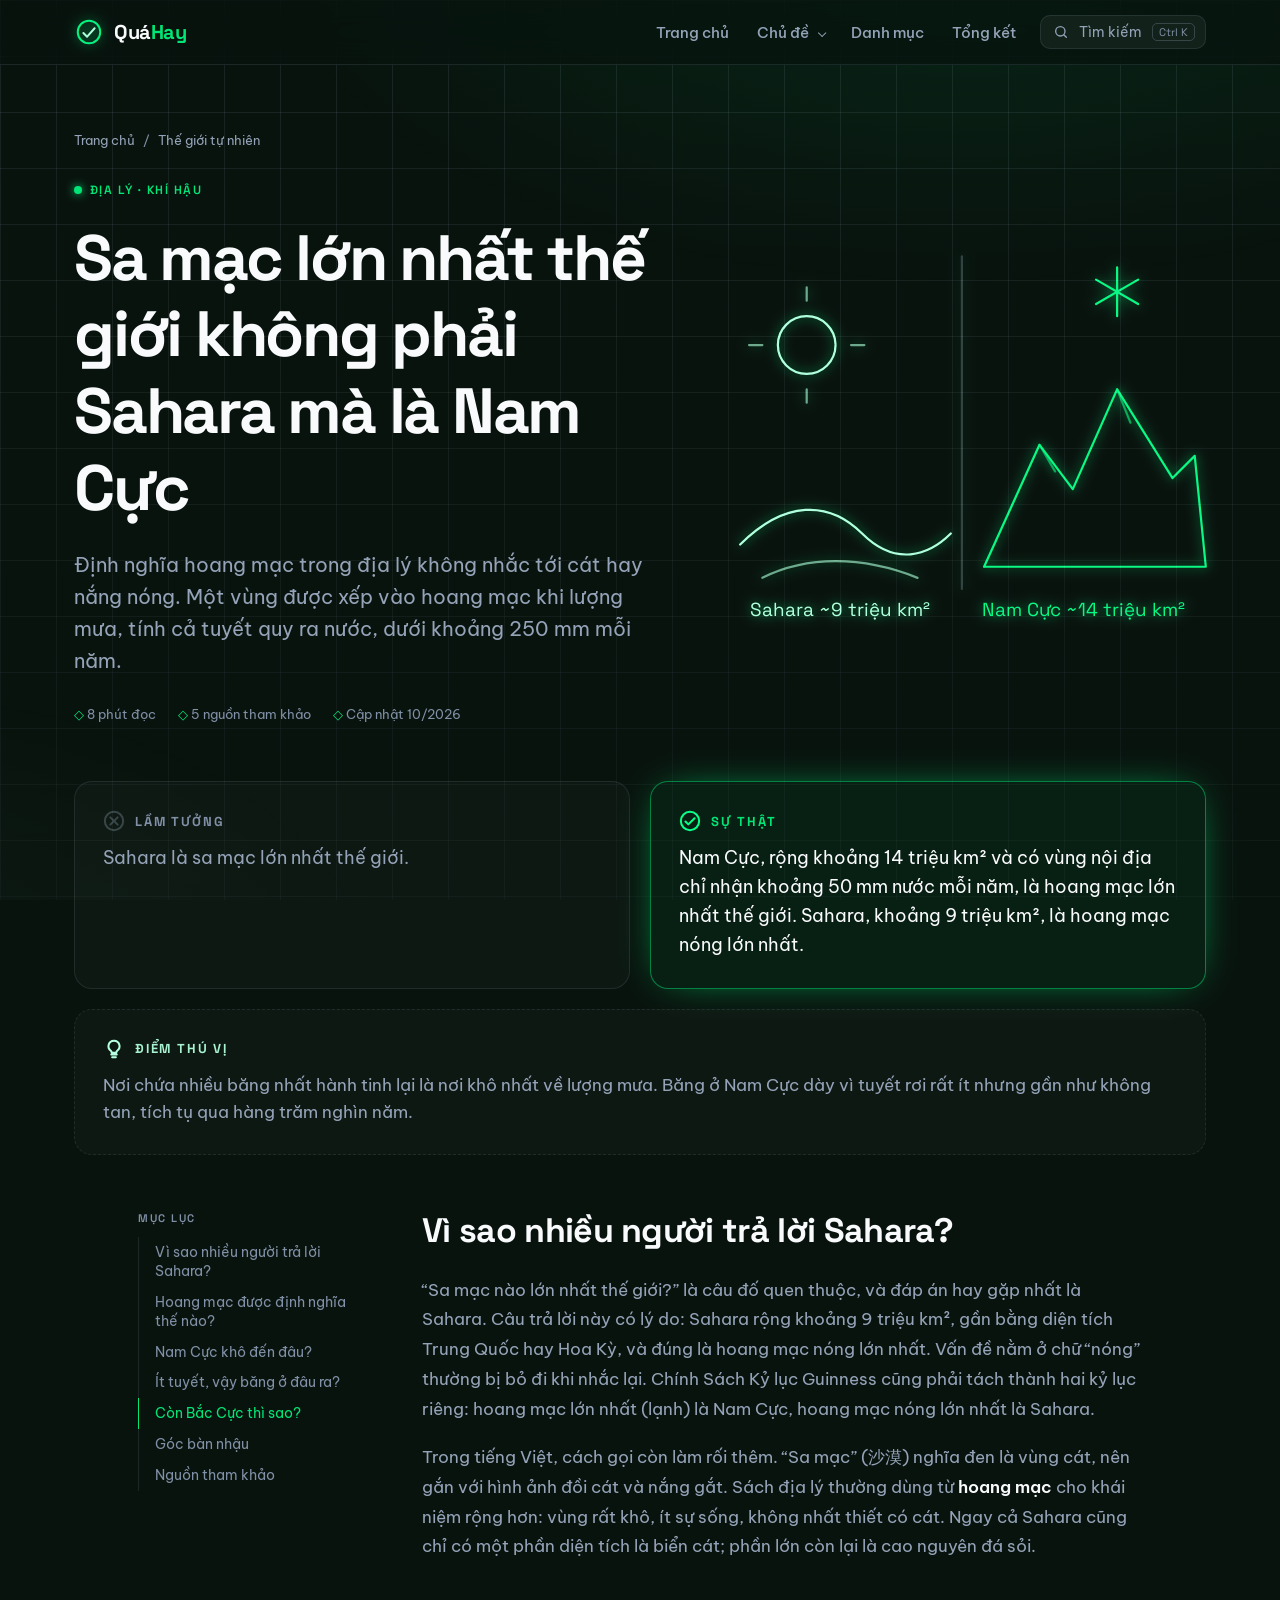
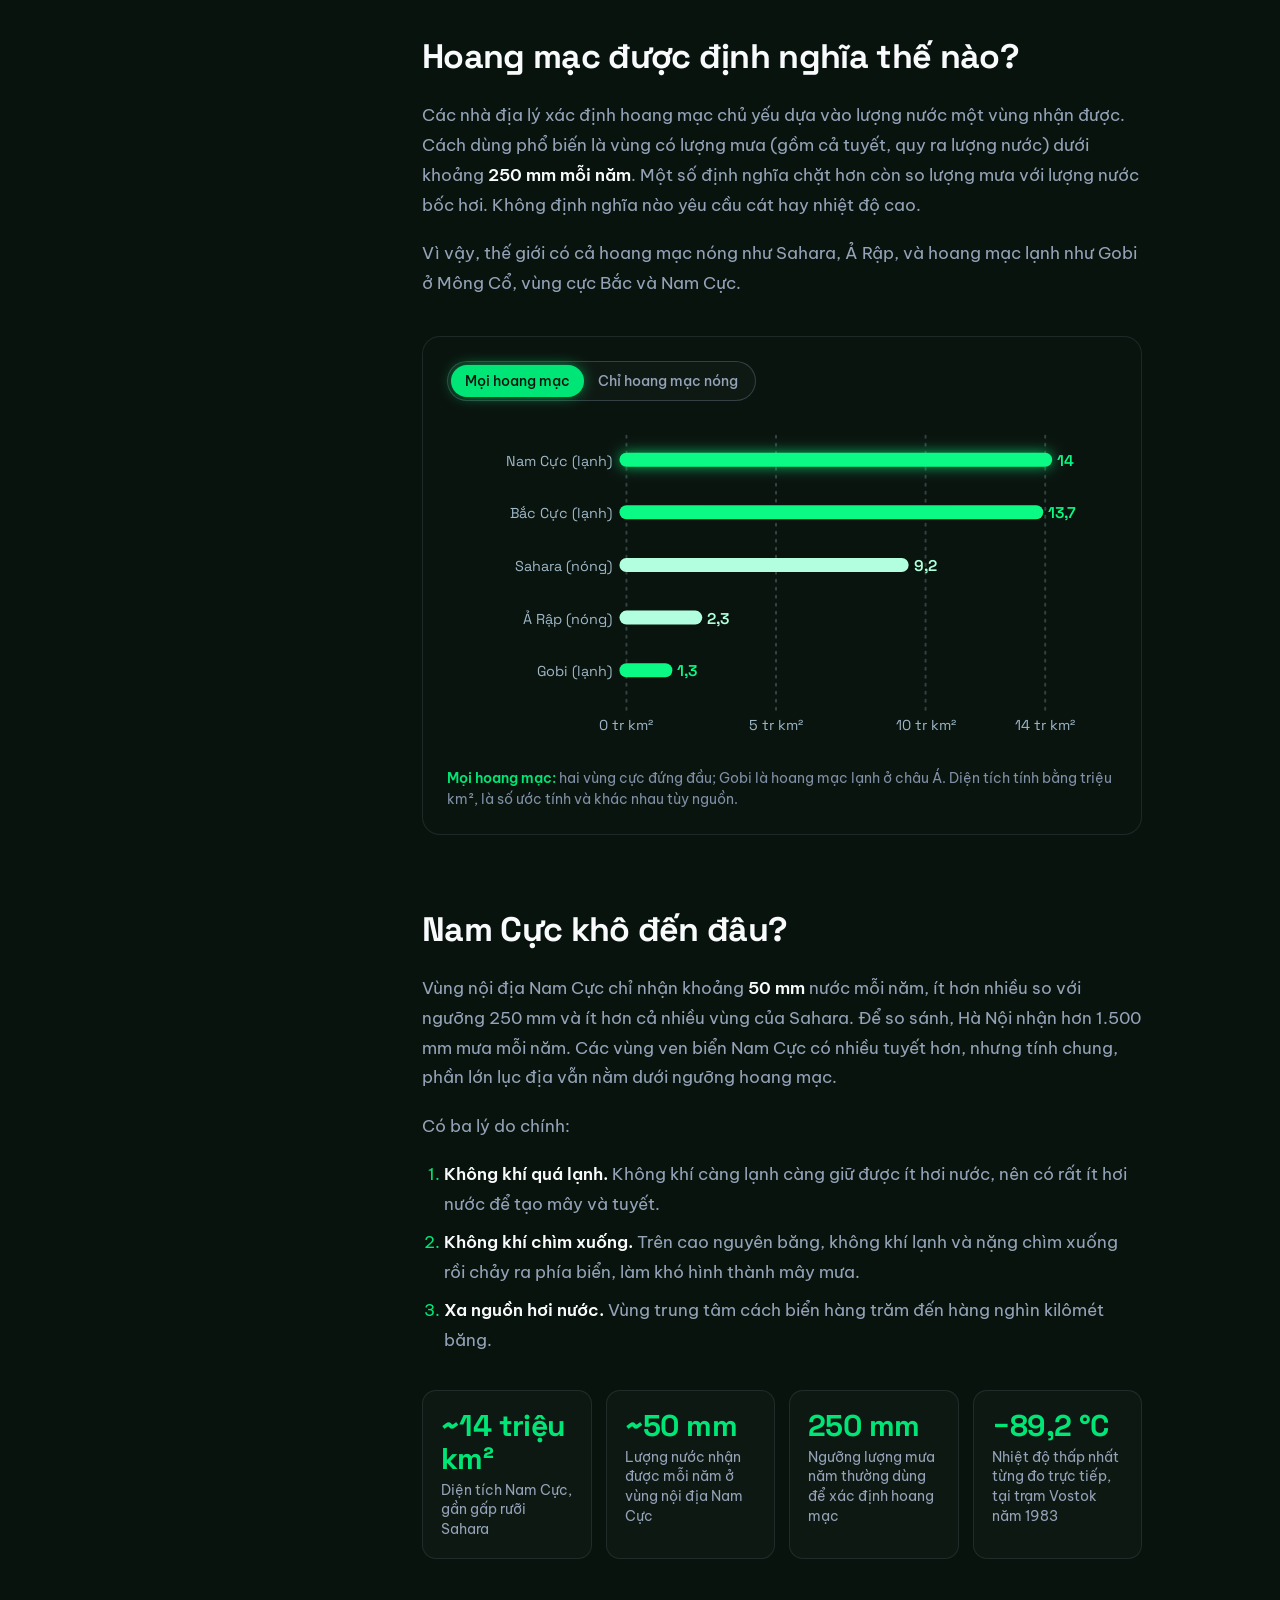
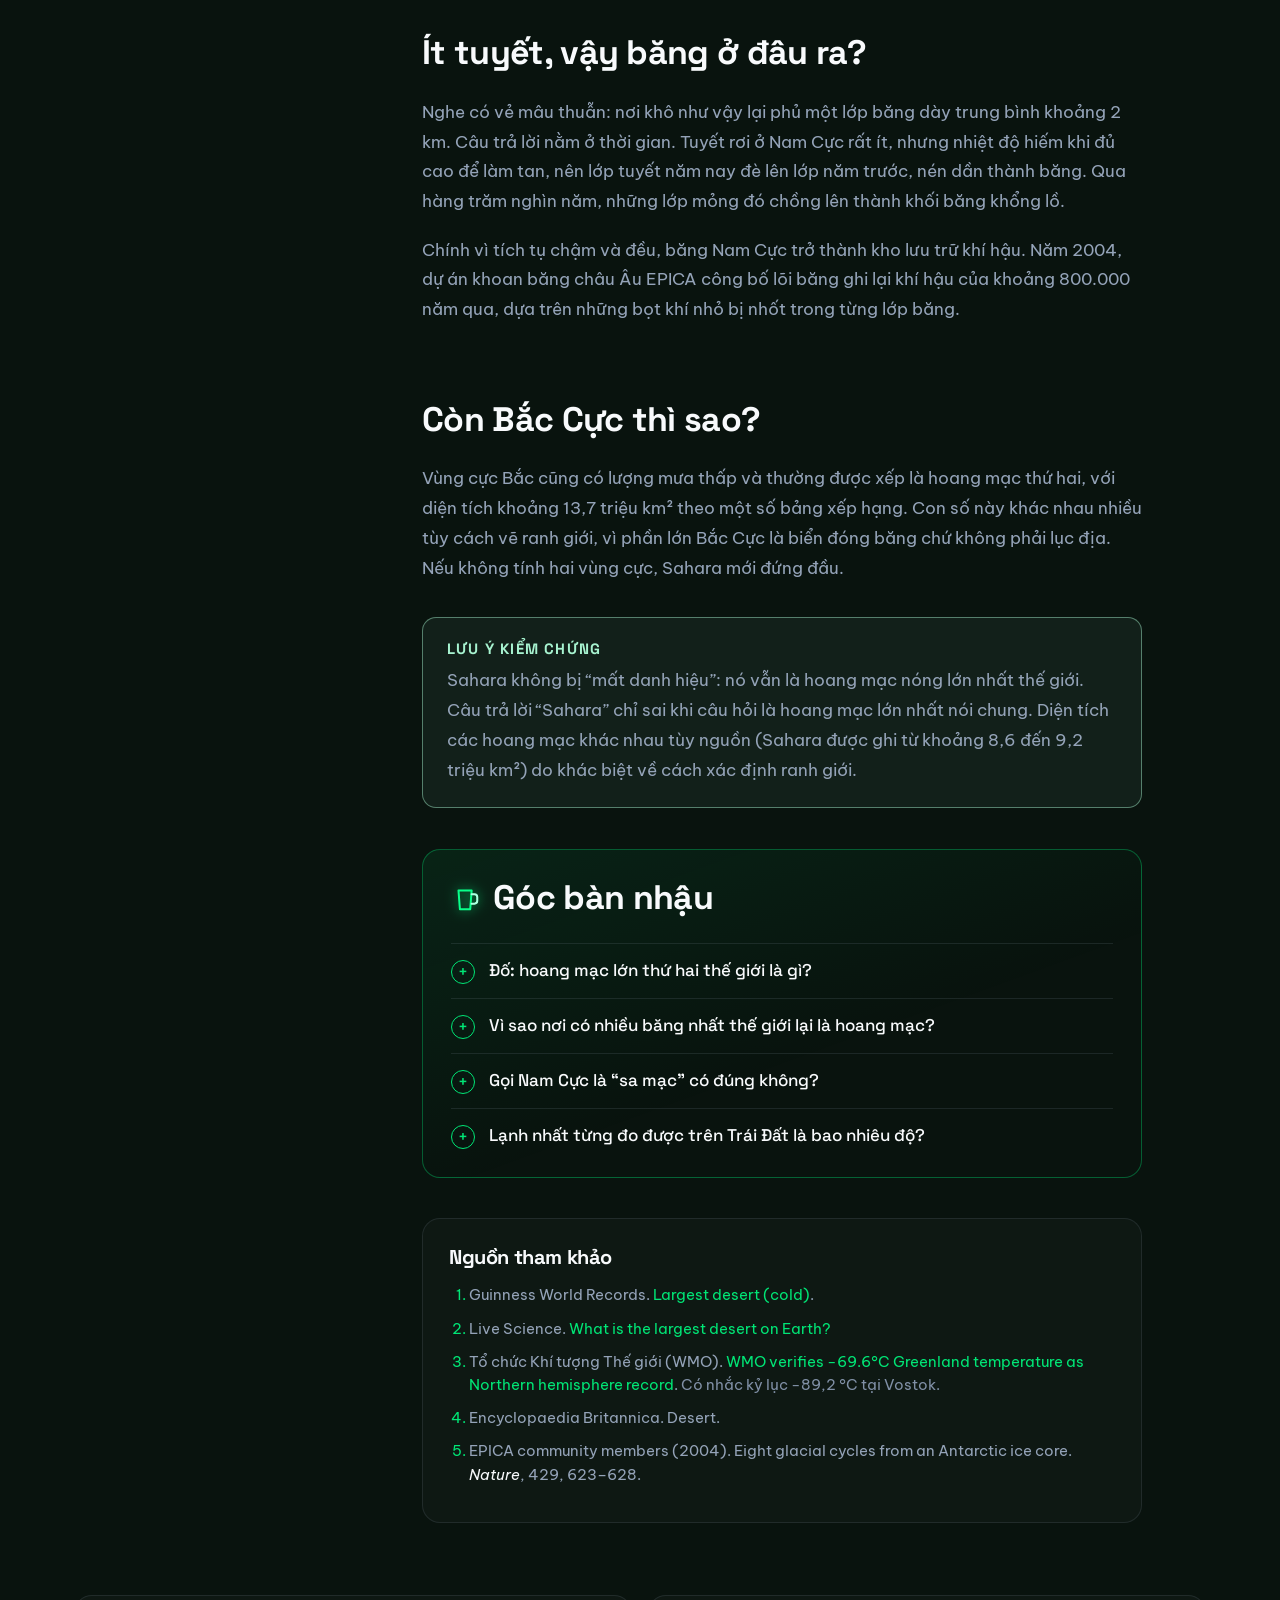
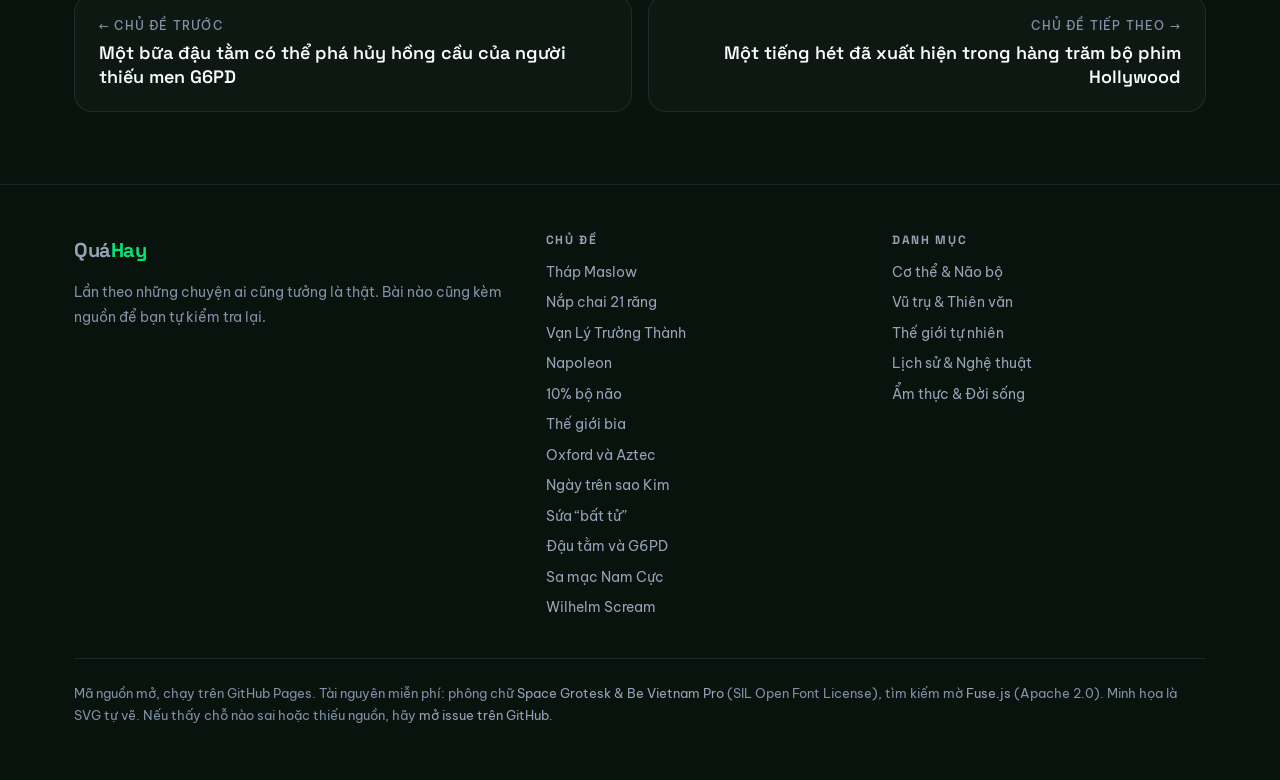
<file: topics/nam-cuc-sa-mac.html>
<!doctype html>
<html lang="vi">
<head>
  <meta charset="utf-8">
  <script>document.documentElement.classList.add("js")</script>
  <meta name="viewport" content="width=device-width, initial-scale=1">
  <title>Sa mạc lớn nhất thế giới không phải Sahara mà là Nam Cực — Quá Hay</title>
  <meta name="description" content="Hoang mạc được định nghĩa theo lượng mưa, không theo cát hay nắng nóng. Theo định nghĩa đó, Nam Cực là hoang mạc lớn nhất thế giới, còn Sahara là hoang mạc nóng lớn nhất.">
  <meta name="theme-color" content="#09130E">
  <link rel="icon" href="../assets/favicon.svg" type="image/svg+xml">
  <link rel="preconnect" href="https://fonts.googleapis.com">
  <link rel="preconnect" href="https://fonts.gstatic.com" crossorigin>
  <link href="https://fonts.googleapis.com/css2?family=Be+Vietnam+Pro:wght@400;500;600&family=Space+Grotesk:wght@500;600;700&display=swap&subset=vietnamese" rel="stylesheet">
  <link rel="stylesheet" href="../assets/css/style.css">
</head>
<body data-page="article" data-theme="nature" data-root="../" data-slug="nam-cuc-sa-mac">
<main id="main">

<section class="art-hero">
  <div class="wrap">
    <div class="reveal">
      <nav class="crumbs" aria-label="Breadcrumb"><a href="../index.html">Trang chủ</a><span>/</span><a href="../index.html?cat=nature#danh-muc">Thế giới tự nhiên</a></nav>
      <span class="tag">Địa lý · Khí hậu</span>
      <h1>Sa mạc lớn nhất thế giới không phải Sahara mà là Nam Cực</h1>
      <p class="dek">Định nghĩa hoang mạc trong địa lý không nhắc tới cát hay nắng nóng. Một vùng được xếp vào hoang mạc khi lượng mưa, tính cả tuyết quy ra nước, dưới khoảng 250 mm mỗi năm.</p>
      <div class="art-meta"><span>8 phút đọc</span><span>5 nguồn tham khảo</span><span>Cập nhật 10/2026</span></div>
    </div>
    <div class="art-hero-art">
      <svg class="art draw glow" viewBox="0 0 440 380" role="img" aria-label="Đồi cát Sahara bên trái, núi băng Nam Cực bên phải">
        <path class="a" d="M20 300c40-40 80-40 110-10s60 20 80 0" style="--dur:2s"/>
        <path class="a" d="M40 330c40-20 90-20 140 0" opacity=".6"/>
        <circle class="a" cx="80" cy="120" r="26"/>
        <path class="a" d="M80 80v-12M80 172v-12M40 120h-12M132 120h-12" opacity=".6"/>
        <text class="ta fade" x="110" y="364" text-anchor="middle">Sahara ~9 triệu km²</text>
        <path class="m" d="M220 40v300" stroke-dasharray="3 7"/>
        <path class="p" d="M240 320l50-110 30 40 40-90 50 80 20-20 10 100z" style="--dur:2.4s"/>
        <path class="p" d="M290 210l14 24M360 160l12 30" opacity=".6"/>
        <path class="p" d="M360 50v44M341 61l38 22M341 83l38-22"/>
        <text class="tp fade" x="330" y="364" text-anchor="middle">Nam Cực ~14 triệu km²</text>
      </svg>
    </div>
  </div>
</section>

<section class="wrap">
  <div class="verdict reveal">
    <div class="myth">
      <h2><svg class="art" viewBox="0 0 24 24"><circle class="m" cx="12" cy="12" r="10"/><path class="m" d="M8 8l8 8M16 8l-8 8"/></svg>Lầm tưởng</h2>
      <p>Sahara là sa mạc lớn nhất thế giới.</p>
    </div>
    <div class="fact">
      <h2><svg class="art" viewBox="0 0 24 24"><circle class="p" cx="12" cy="12" r="10"/><path class="p" d="M7 12.5l3.2 3.2L17 9"/></svg>Sự thật</h2>
      <p>Nam Cực, rộng khoảng 14 triệu km² và có vùng nội địa chỉ nhận khoảng 50 mm nước mỗi năm, là hoang mạc lớn nhất thế giới. Sahara, khoảng 9 triệu km², là hoang mạc nóng lớn nhất.</p>
    </div>
    <div class="insight">
      <h2><svg class="art" viewBox="0 0 24 24"><path class="a" d="M9 18h6M10 21h4M12 3a6 6 0 0 0-3.5 10.9c.6.5 1 1.2 1 2.1h5c0-.9.4-1.6 1-2.1A6 6 0 0 0 12 3z"/></svg>Điểm thú vị</h2>
      <p>Nơi chứa nhiều băng nhất hành tinh lại là nơi khô nhất về lượng mưa. Băng ở Nam Cực dày vì tuyết rơi rất ít nhưng gần như không tan, tích tụ qua hàng trăm nghìn năm.</p>
    </div>
  </div>
</section>

<div class="wrap art-layout">
  <aside class="toc" aria-label="Mục lục"><b>Mục lục</b><ol></ol></aside>
  <article class="prose">

    <h2 id="vi-sao-sahara">Vì sao nhiều người trả lời Sahara?</h2>
    <p>“Sa mạc nào lớn nhất thế giới?” là câu đố quen thuộc, và đáp án hay gặp nhất là Sahara. Câu trả lời này có lý do: Sahara rộng khoảng 9 triệu km², gần bằng diện tích Trung Quốc hay Hoa Kỳ, và đúng là hoang mạc nóng lớn nhất. Vấn đề nằm ở chữ “nóng” thường bị bỏ đi khi nhắc lại. Chính Sách Kỷ lục Guinness cũng phải tách thành hai kỷ lục riêng: hoang mạc lớn nhất (lạnh) là Nam Cực, hoang mạc nóng lớn nhất là Sahara.</p>
    <p>Trong tiếng Việt, cách gọi còn làm rối thêm. “Sa mạc” (沙漠) nghĩa đen là vùng cát, nên gắn với hình ảnh đồi cát và nắng gắt. Sách địa lý thường dùng từ <strong>hoang mạc</strong> cho khái niệm rộng hơn: vùng rất khô, ít sự sống, không nhất thiết có cát. Ngay cả Sahara cũng chỉ có một phần diện tích là biển cát; phần lớn còn lại là cao nguyên đá sỏi.</p>

    <h2 id="dinh-nghia">Hoang mạc được định nghĩa thế nào?</h2>
    <p>Các nhà địa lý xác định hoang mạc chủ yếu dựa vào lượng nước một vùng nhận được. Cách dùng phổ biến là vùng có lượng mưa (gồm cả tuyết, quy ra lượng nước) dưới khoảng <strong>250 mm mỗi năm</strong>. Một số định nghĩa chặt hơn còn so lượng mưa với lượng nước bốc hơi. Không định nghĩa nào yêu cầu cát hay nhiệt độ cao.</p>
    <p>Vì vậy, thế giới có cả hoang mạc nóng như Sahara, Ả Rập, và hoang mạc lạnh như Gobi ở Mông Cổ, vùng cực Bắc và Nam Cực.</p>

    <figure class="figure reveal">
      <div class="controls">
        <div class="seg" role="group" aria-label="Chọn cách xếp hạng">
          <button type="button" data-rank="all" aria-pressed="true">Mọi hoang mạc</button>
          <button type="button" data-rank="hot" aria-pressed="false">Chỉ hoang mạc nóng</button>
        </div>
      </div>
      <svg id="ranking" class="art" viewBox="0 0 560 260" role="img" aria-label="Biểu đồ diện tích các hoang mạc lớn nhất"></svg>
      <figcaption id="ranking-cap"></figcaption>
    </figure>

    <h2 id="kho-den-dau">Nam Cực khô đến đâu?</h2>
    <p>Vùng nội địa Nam Cực chỉ nhận khoảng <strong>50 mm</strong> nước mỗi năm, ít hơn nhiều so với ngưỡng 250 mm và ít hơn cả nhiều vùng của Sahara. Để so sánh, Hà Nội nhận hơn 1.500 mm mưa mỗi năm. Các vùng ven biển Nam Cực có nhiều tuyết hơn, nhưng tính chung, phần lớn lục địa vẫn nằm dưới ngưỡng hoang mạc.</p>
    <p>Có ba lý do chính:</p>
    <ol>
      <li><strong>Không khí quá lạnh.</strong> Không khí càng lạnh càng giữ được ít hơi nước, nên có rất ít hơi nước để tạo mây và tuyết.</li>
      <li><strong>Không khí chìm xuống.</strong> Trên cao nguyên băng, không khí lạnh và nặng chìm xuống rồi chảy ra phía biển, làm khó hình thành mây mưa.</li>
      <li><strong>Xa nguồn hơi nước.</strong> Vùng trung tâm cách biển hàng trăm đến hàng nghìn kilômét băng.</li>
    </ol>

    <div class="stats">
      <div class="stat"><b>~14 triệu km²</b><span>Diện tích Nam Cực, gần gấp rưỡi Sahara</span></div>
      <div class="stat"><b>~50 mm</b><span>Lượng nước nhận được mỗi năm ở vùng nội địa Nam Cực</span></div>
      <div class="stat"><b>250 mm</b><span>Ngưỡng lượng mưa năm thường dùng để xác định hoang mạc</span></div>
      <div class="stat"><b>−89,2 °C</b><span>Nhiệt độ thấp nhất từng đo trực tiếp, tại trạm Vostok năm 1983</span></div>
    </div>

    <h2 id="bang-tu-dau">Ít tuyết, vậy băng ở đâu ra?</h2>
    <p>Nghe có vẻ mâu thuẫn: nơi khô như vậy lại phủ một lớp băng dày trung bình khoảng 2 km. Câu trả lời nằm ở thời gian. Tuyết rơi ở Nam Cực rất ít, nhưng nhiệt độ hiếm khi đủ cao để làm tan, nên lớp tuyết năm nay đè lên lớp năm trước, nén dần thành băng. Qua hàng trăm nghìn năm, những lớp mỏng đó chồng lên thành khối băng khổng lồ.</p>
    <p>Chính vì tích tụ chậm và đều, băng Nam Cực trở thành kho lưu trữ khí hậu. Năm 2004, dự án khoan băng châu Âu EPICA công bố lõi băng ghi lại khí hậu của khoảng 800.000 năm qua, dựa trên những bọt khí nhỏ bị nhốt trong từng lớp băng.</p>

    <h2 id="bac-cuc">Còn Bắc Cực thì sao?</h2>
    <p>Vùng cực Bắc cũng có lượng mưa thấp và thường được xếp là hoang mạc thứ hai, với diện tích khoảng 13,7 triệu km² theo một số bảng xếp hạng. Con số này khác nhau nhiều tùy cách vẽ ranh giới, vì phần lớn Bắc Cực là biển đóng băng chứ không phải lục địa. Nếu không tính hai vùng cực, Sahara mới đứng đầu.</p>

    <div class="callout">
      <h4>Lưu ý kiểm chứng</h4>
      <p>Sahara không bị “mất danh hiệu”: nó vẫn là hoang mạc nóng lớn nhất thế giới. Câu trả lời “Sahara” chỉ sai khi câu hỏi là hoang mạc lớn nhất nói chung. Diện tích các hoang mạc khác nhau tùy nguồn (Sahara được ghi từ khoảng 8,6 đến 9,2 triệu km²) do khác biệt về cách xác định ranh giới.</p>
    </div>

    <section class="bar-talk">
      <h2 id="ban-nhau" data-toc="Góc bàn nhậu"><svg class="art glow" viewBox="0 0 32 32"><path class="p" d="M8 8h14l-1.5 20h-11z"/><path class="a" d="M22 12h3a3 3 0 0 1 3 3v4a3 3 0 0 1-3 3h-3"/></svg>Góc bàn nhậu</h2>
      <details><summary>Đố: hoang mạc lớn thứ hai thế giới là gì?</summary>
        <div><p>Nếu tính vùng cực, đó là hoang mạc Bắc Cực. Nếu không tính, đó là Sahara. Câu trả lời phụ thuộc vào việc bạn có coi biển đóng băng là hoang mạc hay không.</p></div></details>
      <details><summary>Vì sao nơi có nhiều băng nhất thế giới lại là hoang mạc?</summary>
        <div><p>Vì hoang mạc được tính theo lượng nước rơi xuống mỗi năm, không theo lượng nước đang nằm sẵn trên mặt đất. Nam Cực nhận rất ít tuyết, nhưng tuyết không tan và tích tụ qua hàng trăm nghìn năm.</p></div></details>
      <details><summary>Gọi Nam Cực là “sa mạc” có đúng không?</summary>
        <div><p>Không có đáp án tuyệt đối. Theo nghĩa đen, “sa mạc” là vùng cát nên gọi “hoang mạc” chính xác hơn. Nhưng trong cách nói hằng ngày, “sa mạc” thường được dùng như “hoang mạc”, nên câu đố này vẫn được hiểu.</p></div></details>
      <details><summary>Lạnh nhất từng đo được trên Trái Đất là bao nhiêu độ?</summary>
        <div><p>−89,2 °C, đo tại trạm Vostok ở Nam Cực ngày 21/7/1983. Đây là kỷ lục được Tổ chức Khí tượng Thế giới (WMO) công nhận cho nhiệt độ đo trực tiếp.</p></div></details>
    </section>

    <section class="sources">
      <h2 id="nguon">Nguồn tham khảo</h2>
      <ol>
        <li>Guinness World Records. <a href="https://www.guinnessworldrecords.com/world-records/largest-desert-cold" rel="noopener">Largest desert (cold)</a>.</li>
        <li>Live Science. <a href="https://www.livescience.com/largest-desert-on-earth" rel="noopener">What is the largest desert on Earth?</a></li>
        <li>Tổ chức Khí tượng Thế giới (WMO). <a href="https://wmo.int/news/media-centre/wmo-verifies-696degc-greenland-temperature-northern-hemisphere-record" rel="noopener">WMO verifies −69.6°C Greenland temperature as Northern hemisphere record</a>. <span>Có nhắc kỷ lục −89,2 °C tại Vostok.</span></li>
        <li>Encyclopaedia Britannica. Desert.</li>
        <li>EPICA community members (2004). Eight glacial cycles from an Antarctic ice core. <em>Nature</em>, 429, 623–628.</li>
      </ol>
    </section>
  </article>
</div>

<div class="wrap"><nav class="pager" aria-label="Chủ đề khác"></nav></div>
</main>

<script src="../assets/vendor/fuse.min.js"></script>
<script src="../assets/js/data.js"></script>
<script>
(function () {
  const data = [
    { l: "Nam Cực", v: 14.0, hot: false },
    { l: "Bắc Cực", v: 13.7, hot: false },
    { l: "Sahara", v: 9.2, hot: true },
    { l: "Ả Rập", v: 2.3, hot: true },
    { l: "Gobi", v: 1.3, hot: false }
  ];
  const svg = document.getElementById("ranking"), cap = document.getElementById("ranking-cap");
  function render(mode) {
    const rows = mode === "hot" ? data.filter((d) => d.hot) : data;
    const x = (v) => 150 + v * 25;
    let s = "";
    [0, 5, 10, 14].forEach((v) => {
      s += `<path class="m" d="M${x(v)} 14V${24 + rows.length * 44}" stroke-dasharray="2 6"/><text class="t" x="${x(v)}" y="${40 + rows.length * 44}" text-anchor="middle">${v} tr km²</text>`;
    });
    rows.forEach((d, i) => {
      const y = 34 + i * 44, cls = d.hot ? "a" : "p";
      s += `<text class="t" x="138" y="${y + 5}" text-anchor="end" font-size="13">${d.l} (${d.hot ? "nóng" : "lạnh"})</text>
        <path class="${cls} ${i === 0 ? (d.hot ? "glow-accent" : "glow") : ""}" d="M${x(0)} ${y}H${x(d.v)}" stroke-width="14"/>
        <text class="${d.hot ? "ta" : "tp"}" x="${x(d.v) + 10}" y="${y + 5}" font-size="13" font-weight="600">${String(d.v).replace(".", ",")}</text>`;
    });
    svg.setAttribute("viewBox", `0 0 560 ${60 + rows.length * 44}`);
    svg.innerHTML = s;
    cap.innerHTML = (mode === "hot"
      ? "<b>Chỉ hoang mạc nóng:</b> Sahara đứng đầu, đây là lý do câu trả lời quen thuộc không hoàn toàn sai."
      : "<b>Mọi hoang mạc:</b> hai vùng cực đứng đầu; Gobi là hoang mạc lạnh ở châu Á.") +
      " Diện tích tính bằng triệu km², là số ước tính và khác nhau tùy nguồn.";
    document.querySelectorAll("[data-rank]").forEach((b) => b.setAttribute("aria-pressed", b.dataset.rank === mode));
  }
  document.querySelectorAll("[data-rank]").forEach((b) => b.addEventListener("click", () => render(b.dataset.rank)));
  render("all");
})();
</script>
<script src="../assets/js/main.js"></script>
</body>
</html>
</file>
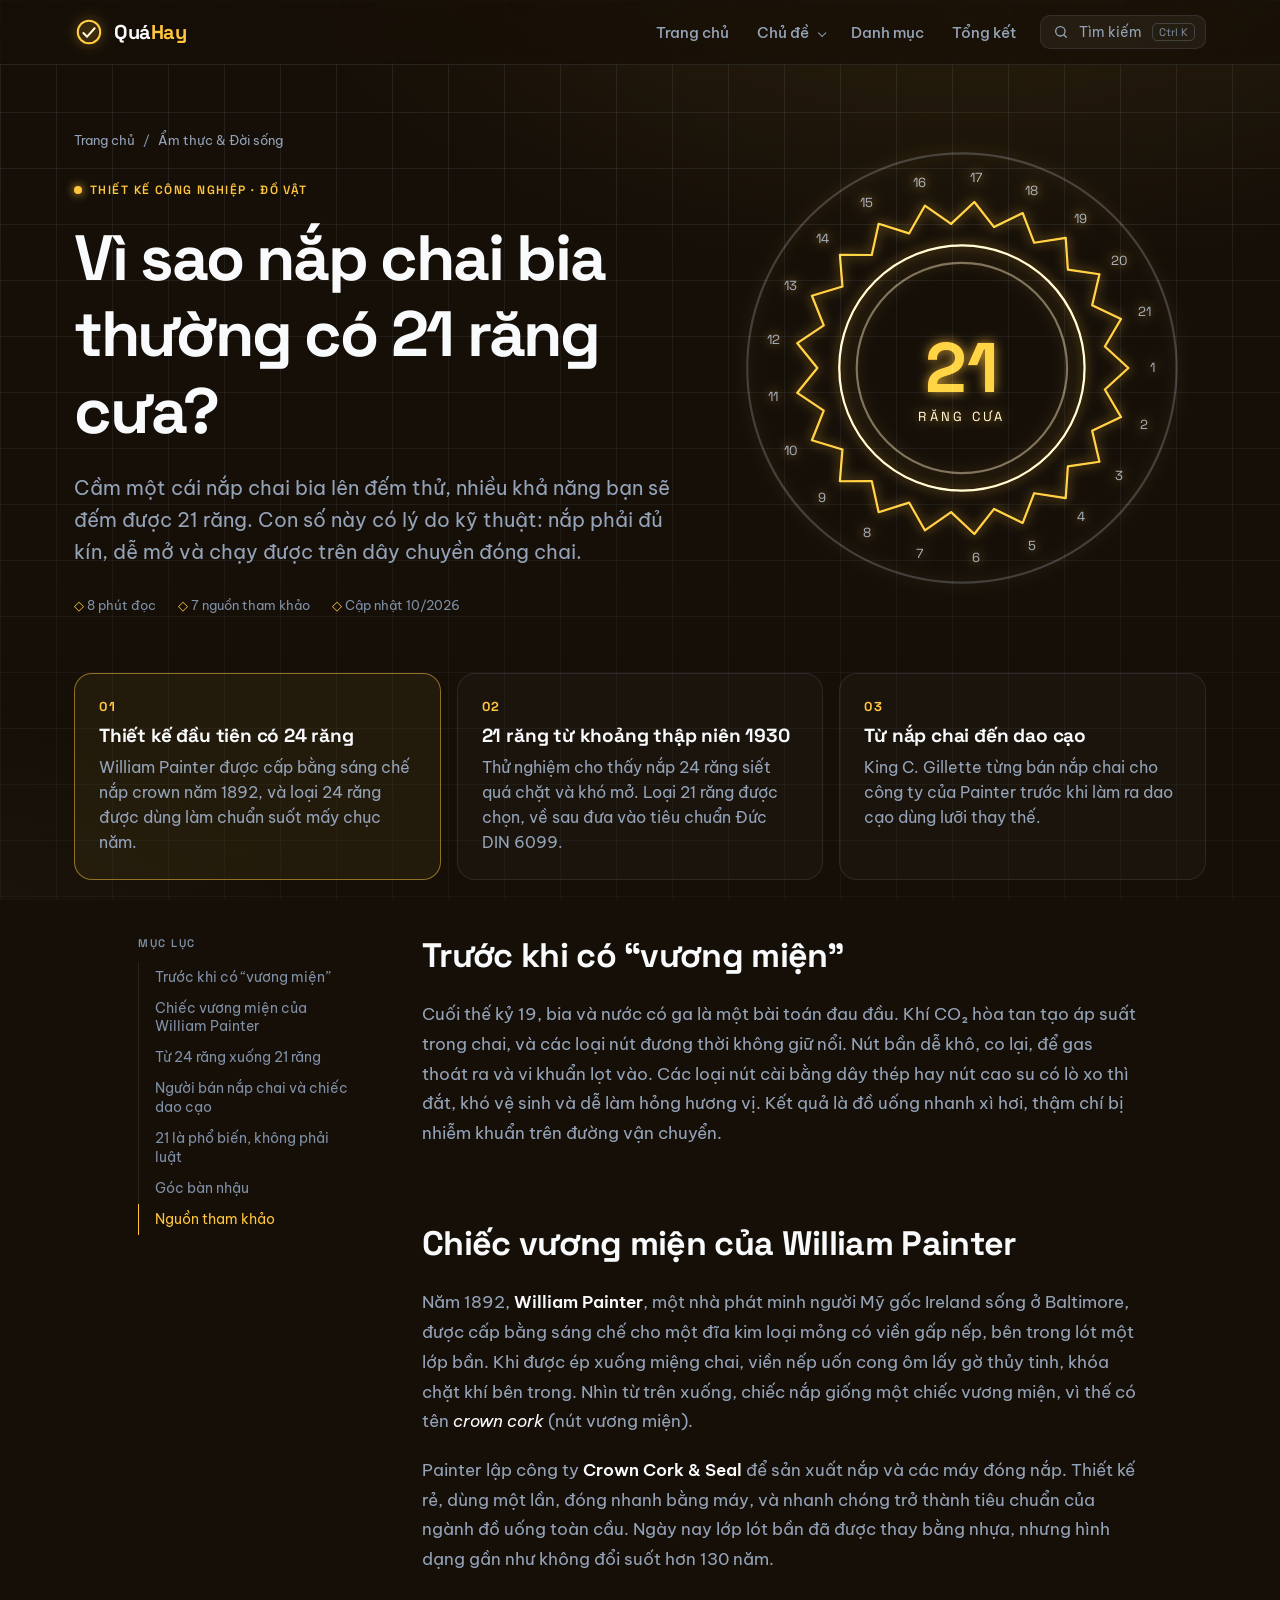
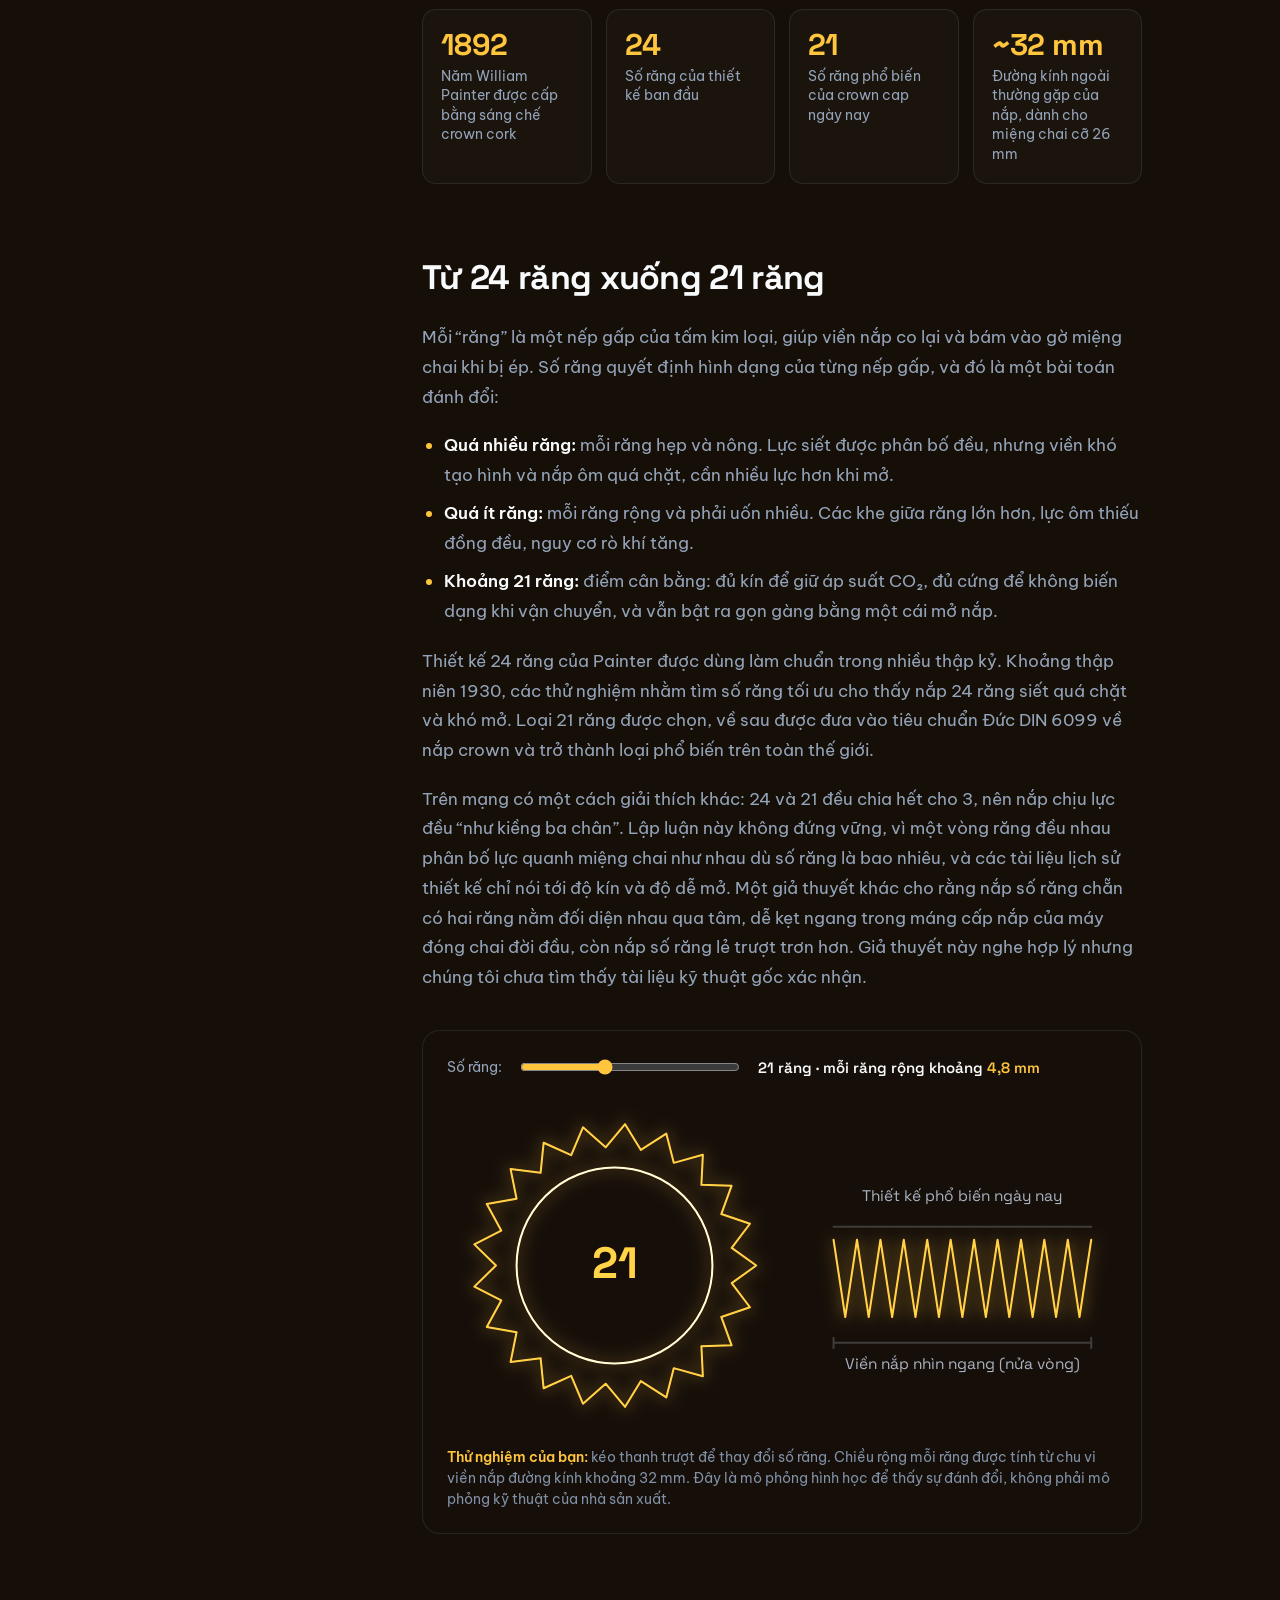
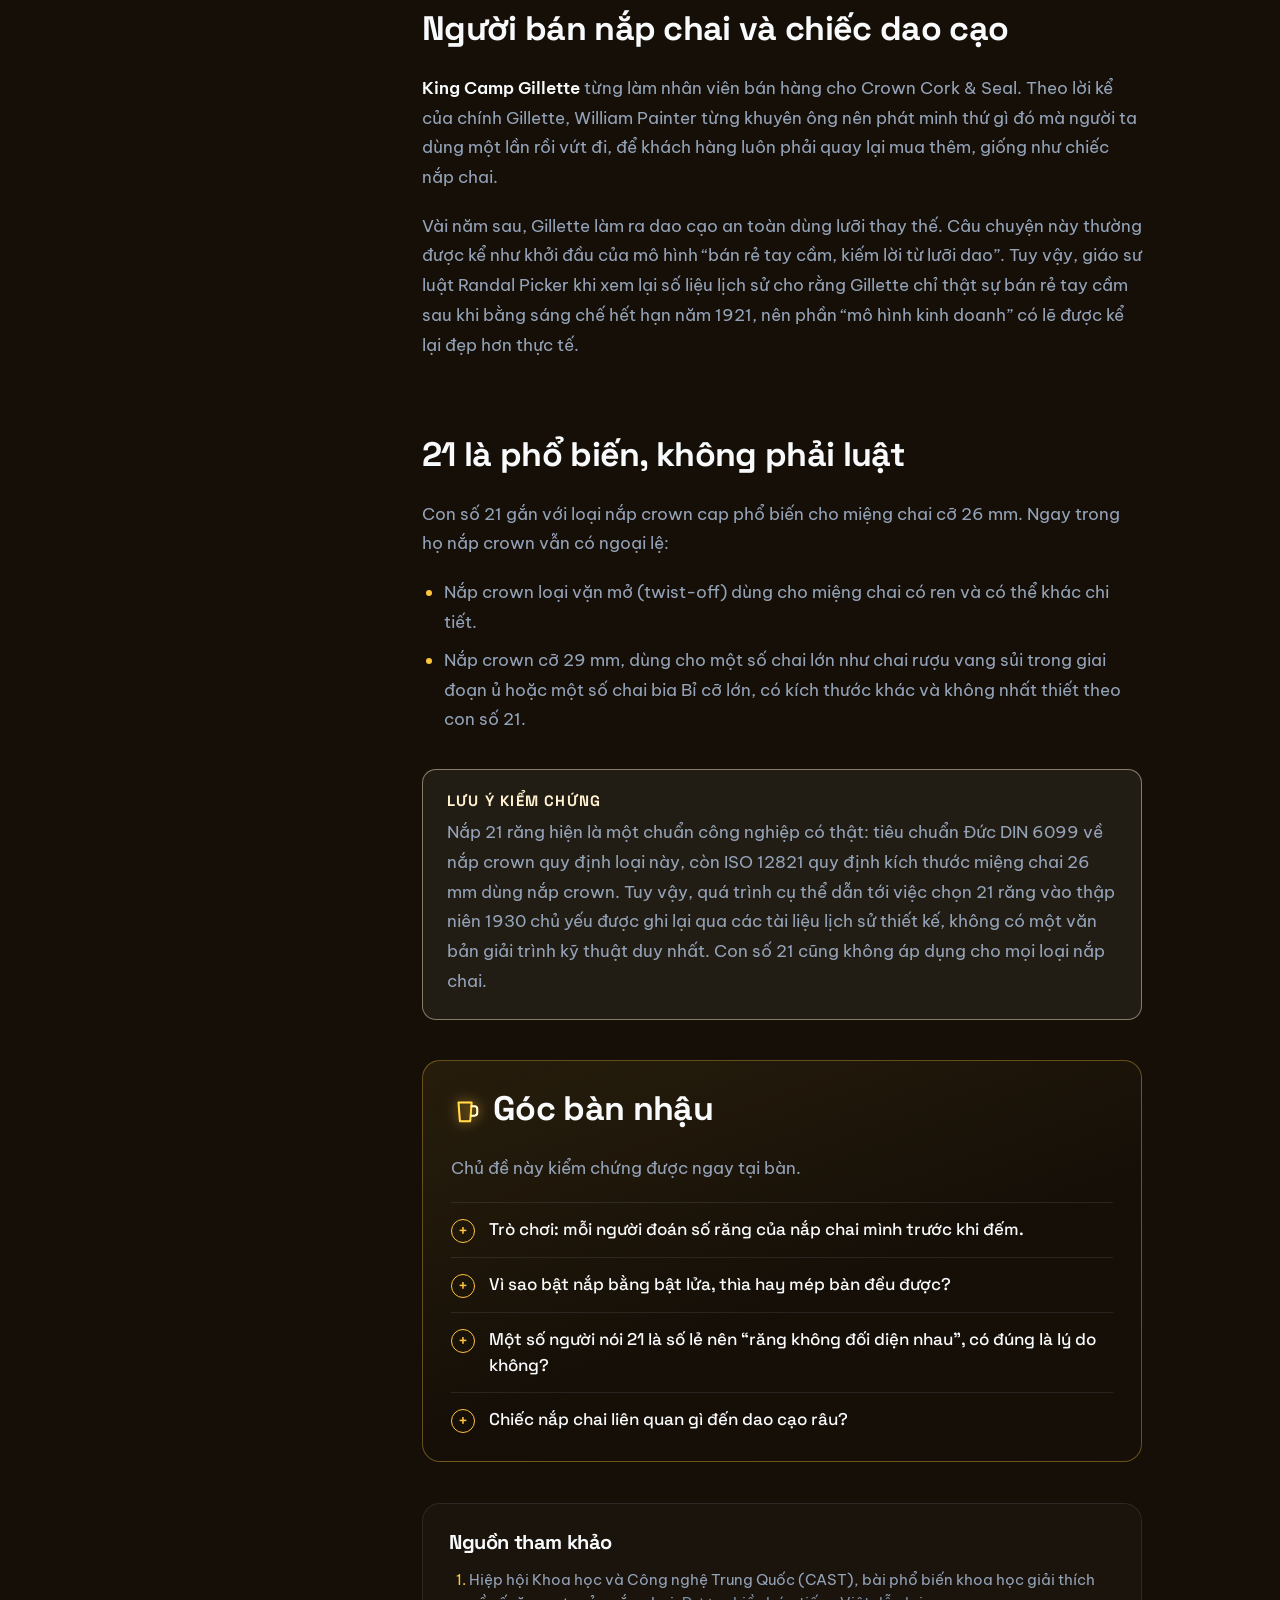
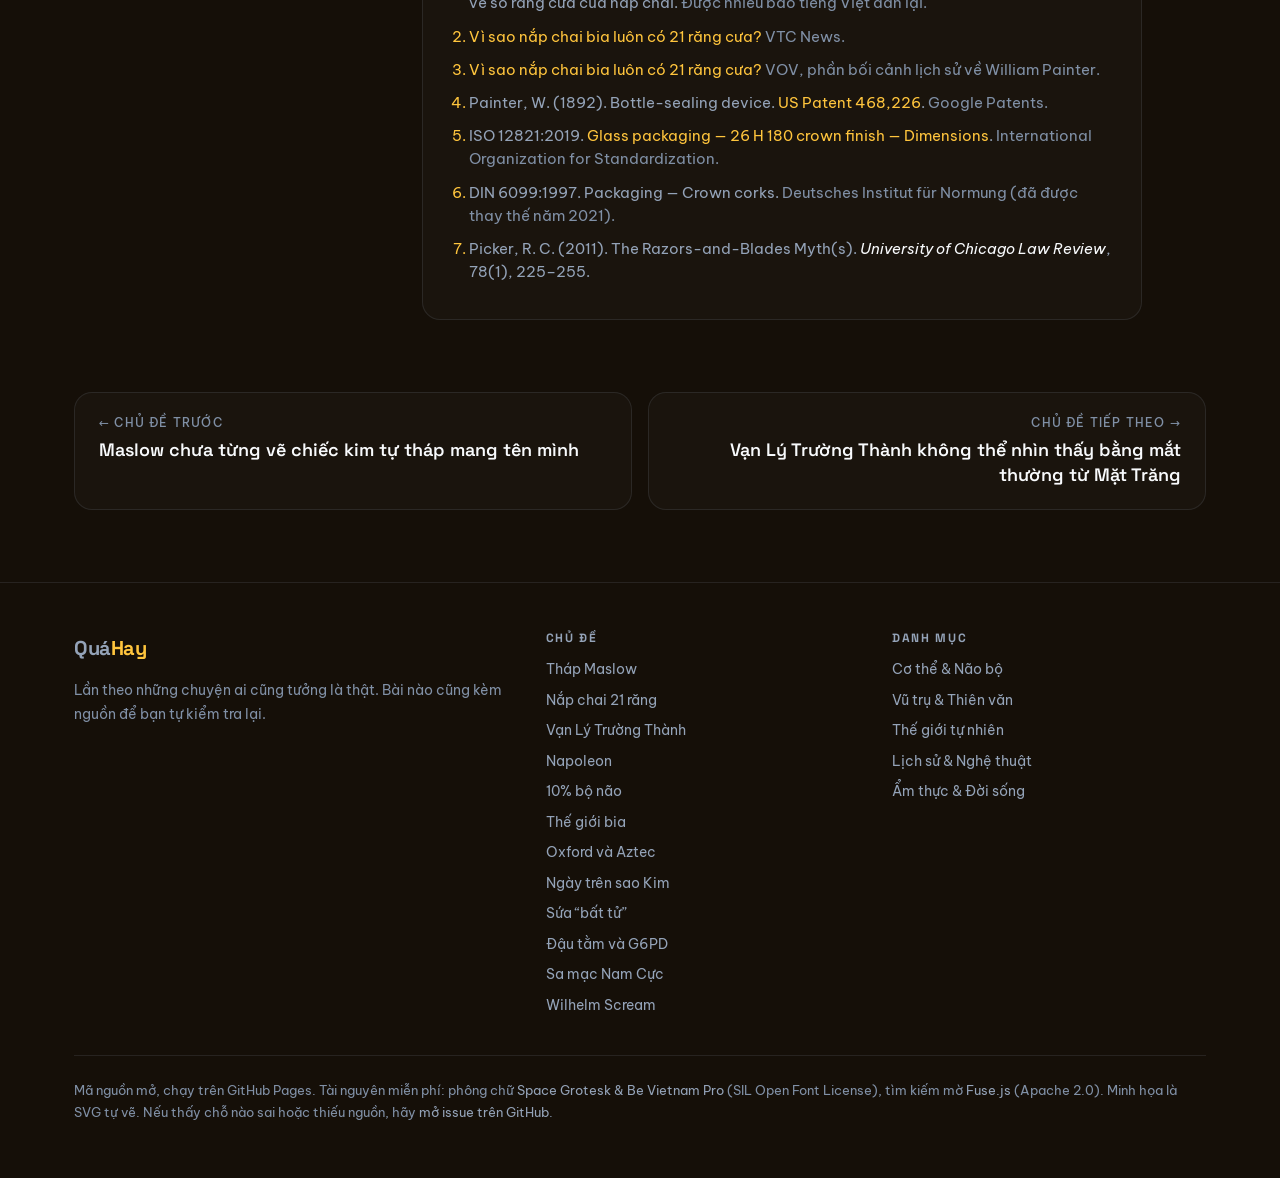
<file: topics/nap-chai-21-rang.html>
<!doctype html>
<html lang="vi">
<head>
  <meta charset="utf-8">
  <script>document.documentElement.classList.add("js")</script>
  <meta name="viewport" content="width=device-width, initial-scale=1">
  <title>Vì sao nắp chai bia thường có 21 răng cưa? — Quá Hay</title>
  <meta name="description" content="Nắp chai bia crown cap thường có 21 răng cưa, nhưng thiết kế ban đầu có 24 răng. Con số 21 là kết quả của kỹ thuật đóng kín, thao tác mở và dây chuyền sản xuất.">
  <meta name="theme-color" content="#150F08">
  <link rel="icon" href="../assets/favicon.svg" type="image/svg+xml">
  <link rel="preconnect" href="https://fonts.googleapis.com">
  <link rel="preconnect" href="https://fonts.gstatic.com" crossorigin>
  <link href="https://fonts.googleapis.com/css2?family=Be+Vietnam+Pro:wght@400;500;600&family=Space+Grotesk:wght@500;600;700&display=swap&subset=vietnamese" rel="stylesheet">
  <link rel="stylesheet" href="../assets/css/style.css">
</head>
<body data-page="article" data-theme="food" data-root="../" data-slug="nap-chai-21-rang">
<main id="main">

<section class="art-hero">
  <div class="wrap">
    <div class="reveal">
      <nav class="crumbs" aria-label="Breadcrumb"><a href="../index.html">Trang chủ</a><span>/</span><a href="../index.html?cat=food#danh-muc">Ẩm thực &amp; Đời sống</a></nav>
      <span class="tag">Thiết kế công nghiệp · Đồ vật</span>
      <h1>Vì sao nắp chai bia thường có 21 răng cưa?</h1>
      <p class="dek">Cầm một cái nắp chai bia lên đếm thử, nhiều khả năng bạn sẽ đếm được 21 răng. Con số này có lý do kỹ thuật: nắp phải đủ kín, dễ mở và chạy được trên dây chuyền đóng chai.</p>
      <div class="art-meta"><span>8 phút đọc</span><span>7 nguồn tham khảo</span><span>Cập nhật 10/2026</span></div>
    </div>
    <div class="art-hero-art">
      <svg id="hero-cap" class="art draw glow" viewBox="0 0 420 420" role="img" aria-label="Nắp chai nhìn từ trên xuống với 21 răng cưa được đánh số"></svg>
    </div>
  </div>
</section>

<section class="wrap">
  <div class="quick reveal">
    <div><span class="quick-n">01</span><h2>Thiết kế đầu tiên có 24 răng</h2><p>William Painter được cấp bằng sáng chế nắp crown năm 1892, và loại 24 răng được dùng làm chuẩn suốt mấy chục năm.</p></div>
    <div><span class="quick-n">02</span><h2>21 răng từ khoảng thập niên 1930</h2><p>Thử nghiệm cho thấy nắp 24 răng siết quá chặt và khó mở. Loại 21 răng được chọn, về sau đưa vào tiêu chuẩn Đức DIN 6099.</p></div>
    <div><span class="quick-n">03</span><h2>Từ nắp chai đến dao cạo</h2><p>King C. Gillette từng bán nắp chai cho công ty của Painter trước khi làm ra dao cạo dùng lưỡi thay thế.</p></div>
  </div>
</section>

<div class="wrap art-layout">
  <aside class="toc" aria-label="Mục lục"><b>Mục lục</b><ol></ol></aside>
  <article class="prose">

    <h2 id="truoc-1892">Trước khi có “vương miện”</h2>
    <p>Cuối thế kỷ 19, bia và nước có ga là một bài toán đau đầu. Khí CO₂ hòa tan tạo áp suất trong chai, và các loại nút đương thời không giữ nổi. Nút bần dễ khô, co lại, để gas thoát ra và vi khuẩn lọt vào. Các loại nút cài bằng dây thép hay nút cao su có lò xo thì đắt, khó vệ sinh và dễ làm hỏng hương vị. Kết quả là đồ uống nhanh xì hơi, thậm chí bị nhiễm khuẩn trên đường vận chuyển.</p>

    <h2 id="william-painter">Chiếc vương miện của William Painter</h2>
    <p>Năm 1892, <strong>William Painter</strong>, một nhà phát minh người Mỹ gốc Ireland sống ở Baltimore, được cấp bằng sáng chế cho một đĩa kim loại mỏng có viền gấp nếp, bên trong lót một lớp bần. Khi được ép xuống miệng chai, viền nếp uốn cong ôm lấy gờ thủy tinh, khóa chặt khí bên trong. Nhìn từ trên xuống, chiếc nắp giống một chiếc vương miện, vì thế có tên <em>crown cork</em> (nút vương miện).</p>
    <p>Painter lập công ty <strong>Crown Cork &amp; Seal</strong> để sản xuất nắp và các máy đóng nắp. Thiết kế rẻ, dùng một lần, đóng nhanh bằng máy, và nhanh chóng trở thành tiêu chuẩn của ngành đồ uống toàn cầu. Ngày nay lớp lót bần đã được thay bằng nhựa, nhưng hình dạng gần như không đổi suốt hơn 130 năm.</p>

    <div class="stats">
      <div class="stat"><b>1892</b><span>Năm William Painter được cấp bằng sáng chế crown cork</span></div>
      <div class="stat"><b>24</b><span>Số răng của thiết kế ban đầu</span></div>
      <div class="stat"><b>21</b><span>Số răng phổ biến của crown cap ngày nay</span></div>
      <div class="stat"><b>~32 mm</b><span>Đường kính ngoài thường gặp của nắp, dành cho miệng chai cỡ 26 mm</span></div>
    </div>

    <h2 id="24-xuong-21">Từ 24 răng xuống 21 răng</h2>
    <p>Mỗi “răng” là một nếp gấp của tấm kim loại, giúp viền nắp co lại và bám vào gờ miệng chai khi bị ép. Số răng quyết định hình dạng của từng nếp gấp, và đó là một bài toán đánh đổi:</p>
    <ul>
      <li><strong>Quá nhiều răng:</strong> mỗi răng hẹp và nông. Lực siết được phân bố đều, nhưng viền khó tạo hình và nắp ôm quá chặt, cần nhiều lực hơn khi mở.</li>
      <li><strong>Quá ít răng:</strong> mỗi răng rộng và phải uốn nhiều. Các khe giữa răng lớn hơn, lực ôm thiếu đồng đều, nguy cơ rò khí tăng.</li>
      <li><strong>Khoảng 21 răng:</strong> điểm cân bằng: đủ kín để giữ áp suất CO₂, đủ cứng để không biến dạng khi vận chuyển, và vẫn bật ra gọn gàng bằng một cái mở nắp.</li>
    </ul>
    <p>Thiết kế 24 răng của Painter được dùng làm chuẩn trong nhiều thập kỷ. Khoảng thập niên 1930, các thử nghiệm nhằm tìm số răng tối ưu cho thấy nắp 24 răng siết quá chặt và khó mở. Loại 21 răng được chọn, về sau được đưa vào tiêu chuẩn Đức DIN 6099 về nắp crown và trở thành loại phổ biến trên toàn thế giới.</p>
    <p>Trên mạng có một cách giải thích khác: 24 và 21 đều chia hết cho 3, nên nắp chịu lực đều “như kiềng ba chân”. Lập luận này không đứng vững, vì một vòng răng đều nhau phân bố lực quanh miệng chai như nhau dù số răng là bao nhiêu, và các tài liệu lịch sử thiết kế chỉ nói tới độ kín và độ dễ mở. Một giả thuyết khác cho rằng nắp số răng chẵn có hai răng nằm đối diện nhau qua tâm, dễ kẹt ngang trong máng cấp nắp của máy đóng chai đời đầu, còn nắp số răng lẻ trượt trơn hơn. Giả thuyết này nghe hợp lý nhưng chúng tôi chưa tìm thấy tài liệu kỹ thuật gốc xác nhận.</p>

    <figure class="figure reveal">
      <div class="controls">
        <label for="teeth">Số răng:</label>
        <input id="teeth" type="range" min="12" max="36" value="21">
        <span class="readout" id="teeth-out"></span>
      </div>
      <svg id="cap-lab" class="art" viewBox="0 0 520 260" role="img" aria-label="Mô phỏng nắp chai với số răng thay đổi"></svg>
      <figcaption><b>Thử nghiệm của bạn:</b> kéo thanh trượt để thay đổi số răng. Chiều rộng mỗi răng được tính từ chu vi viền nắp đường kính khoảng 32 mm. Đây là mô phỏng hình học để thấy sự đánh đổi, không phải mô phỏng kỹ thuật của nhà sản xuất.</figcaption>
    </figure>

    <h2 id="gillette">Người bán nắp chai và chiếc dao cạo</h2>
    <p><strong>King Camp Gillette</strong> từng làm nhân viên bán hàng cho Crown Cork &amp; Seal. Theo lời kể của chính Gillette, William Painter từng khuyên ông nên phát minh thứ gì đó mà người ta dùng một lần rồi vứt đi, để khách hàng luôn phải quay lại mua thêm, giống như chiếc nắp chai.</p>
    <p>Vài năm sau, Gillette làm ra dao cạo an toàn dùng lưỡi thay thế. Câu chuyện này thường được kể như khởi đầu của mô hình “bán rẻ tay cầm, kiếm lời từ lưỡi dao”. Tuy vậy, giáo sư luật Randal Picker khi xem lại số liệu lịch sử cho rằng Gillette chỉ thật sự bán rẻ tay cầm sau khi bằng sáng chế hết hạn năm 1921, nên phần “mô hình kinh doanh” có lẽ được kể lại đẹp hơn thực tế.</p>

    <h2 id="khong-phai-luat">21 là phổ biến, không phải luật</h2>
    <p>Con số 21 gắn với loại nắp crown cap phổ biến cho miệng chai cỡ 26 mm. Ngay trong họ nắp crown vẫn có ngoại lệ:</p>
    <ul>
      <li>Nắp crown loại vặn mở (twist-off) dùng cho miệng chai có ren và có thể khác chi tiết.</li>
      <li>Nắp crown cỡ 29 mm, dùng cho một số chai lớn như chai rượu vang sủi trong giai đoạn ủ hoặc một số chai bia Bỉ cỡ lớn, có kích thước khác và không nhất thiết theo con số 21.</li>
    </ul>

    <div class="callout">
      <h4>Lưu ý kiểm chứng</h4>
      <p>Nắp 21 răng hiện là một chuẩn công nghiệp có thật: tiêu chuẩn Đức DIN 6099 về nắp crown quy định loại này, còn ISO 12821 quy định kích thước miệng chai 26 mm dùng nắp crown. Tuy vậy, quá trình cụ thể dẫn tới việc chọn 21 răng vào thập niên 1930 chủ yếu được ghi lại qua các tài liệu lịch sử thiết kế, không có một văn bản giải trình kỹ thuật duy nhất. Con số 21 cũng không áp dụng cho mọi loại nắp chai.</p>
    </div>

    <section class="bar-talk">
      <h2 id="ban-nhau" data-toc="Góc bàn nhậu"><svg class="art glow" viewBox="0 0 32 32"><path class="p" d="M8 8h14l-1.5 20h-11z"/><path class="a" d="M22 12h3a3 3 0 0 1 3 3v4a3 3 0 0 1-3 3h-3"/></svg>Góc bàn nhậu</h2>
      <p>Chủ đề này kiểm chứng được ngay tại bàn.</p>
      <details><summary>Trò chơi: mỗi người đoán số răng của nắp chai mình trước khi đếm.</summary>
        <div><p>Nếu có ai đếm ra con số khác 21, xem nắp đó của hãng nào, loại vặn hay loại bật. Đó là ví dụ cho chuyện 21 là phổ biến chứ không phải luật.</p></div></details>
      <details><summary>Vì sao bật nắp bằng bật lửa, thìa hay mép bàn đều được?</summary>
        <div><p>Đó là nguyên lý đòn bẩy. Bạn chỉ cần một điểm tựa (ngón tay hoặc cổ chai) và một mép cứng móc vào dưới một răng. Viền nắp được thiết kế để giữ áp suất từ bên trong, không phải để chống lực nâng từ bên ngoài tại một điểm.</p></div></details>
      <details><summary>Một số người nói 21 là số lẻ nên “răng không đối diện nhau”, có đúng là lý do không?</summary>
        <div><p>Có người giải thích rằng ở nắp 24 răng, hai răng đối diện nhau qua tâm dễ kẹt ngang trong máng cấp nắp, còn nắp số lẻ thì không. Nghe hợp lý, nhưng chúng tôi chưa tìm thấy tài liệu kỹ thuật gốc xác nhận. Lý do được ghi lại rõ hơn là nắp 24 răng khó mở.</p></div></details>
      <details><summary>Chiếc nắp chai liên quan gì đến dao cạo râu?</summary>
        <div><p>King C. Gillette từng là nhân viên bán hàng của công ty làm nắp chai. Theo lời Gillette, lời khuyên “hãy làm thứ người ta dùng xong vứt đi” của William Painter là nguồn cảm hứng cho dao cạo lưỡi thay thế.</p></div></details>
    </section>

    <section class="sources">
      <h2 id="nguon">Nguồn tham khảo</h2>
      <ol>
        <li>Hiệp hội Khoa học và Công nghệ Trung Quốc (CAST), bài phổ biến khoa học giải thích về số răng cưa của nắp chai. <span>Được nhiều báo tiếng Việt dẫn lại.</span></li>
        <li><a href="https://vtcnews.vn/vi-sao-nap-chai-bia-luon-co-21-rang-cua-ar1042868.html" rel="noopener">Vì sao nắp chai bia luôn có 21 răng cưa?</a> <span>VTC News.</span></li>
        <li><a href="https://vov.vn/doi-song/vi-sao-nap-chai-bia-luon-co-21-rang-cua-post1339184.vov" rel="noopener">Vì sao nắp chai bia luôn có 21 răng cưa?</a> <span>VOV, phần bối cảnh lịch sử về William Painter.</span></li>
        <li>Painter, W. (1892). Bottle-sealing device. <a href="https://patents.google.com/patent/US468226A/en" rel="noopener">US Patent 468,226</a>. <span>Google Patents.</span></li>
        <li>ISO 12821:2019. <a href="https://www.iso.org/standard/74278.html" rel="noopener">Glass packaging — 26 H 180 crown finish — Dimensions</a>. <span>International Organization for Standardization.</span></li>
        <li>DIN 6099:1997. Packaging — Crown corks. <span>Deutsches Institut für Normung (đã được thay thế năm 2021).</span></li>
        <li>Picker, R. C. (2011). The Razors-and-Blades Myth(s). <em>University of Chicago Law Review</em>, 78(1), 225–255.</li>
      </ol>
    </section>
  </article>
</div>

<div class="wrap"><nav class="pager" aria-label="Chủ đề khác"></nav></div>
</main>

<script src="../assets/vendor/fuse.min.js"></script>
<script src="../assets/js/data.js"></script>
<script>
(function () {
  const cap = QH.capPath;

  /* Hero: top-down cap with numbered teeth */
  let s = `<circle class="m" cx="210" cy="210" r="196" stroke-dasharray="2 8"/>
    <path class="p" d="${cap(210, 210, 132, 152, 21)}" style="--dur:2.6s"/>
    <circle class="a" cx="210" cy="210" r="112"/>
    <circle class="a" cx="210" cy="210" r="96" opacity=".4"/>
    <text class="tp fade" x="210" y="232" text-anchor="middle" font-size="64" font-weight="700">21</text>
    <text class="ta fade" x="210" y="258" text-anchor="middle" font-size="12" letter-spacing="3">RĂNG CƯA</text>`;
  for (let i = 0; i < 21; i++) {
    const a = (i / 21) * Math.PI * 2;
    const x = 210 + 174 * Math.cos(a), y = 210 + 174 * Math.sin(a) + 4;
    s += `<text class="t fade" x="${x.toFixed(1)}" y="${y.toFixed(1)}" text-anchor="middle" font-size="10" style="--i:${i}">${i + 1}</text>`;
  }
  document.getElementById("hero-cap").innerHTML = s;

  /* Lab: slider */
  const svg = document.getElementById("cap-lab"), input = document.getElementById("teeth"), out = document.getElementById("teeth-out");
  const circ = Math.PI * 32; // mm, approx. outer edge
  function render() {
    const n = +input.value, w = circ / n;
    const isStd = n === 21, isOrig = n === 24;
    // side profile of the skirt: n/2 visible folds
    const half = Math.round(n / 2), x0 = 300, x1 = 500, pitch = (x1 - x0) / half;
    let skirt = `M${x0} 110`;
    for (let i = 0; i < half; i++) {
      const xa = x0 + i * pitch;
      skirt += `L${(xa + pitch * 0.5).toFixed(1)} 170L${(xa + pitch).toFixed(1)} 110`;
    }
    svg.innerHTML = `
      <g class="glow"><path class="p" d="${cap(130, 130, 92, 110, n)}"/><circle class="a" cx="130" cy="130" r="76"/></g>
      <text class="tp" x="130" y="140" text-anchor="middle" font-size="34" font-weight="700">${n}</text>
      <path class="m" d="M300 100H500"/>
      <path class="p glow" d="${skirt}"/>
      <path class="m" d="M300 190H500M300 186v8M500 186v8"/>
      <text class="t" x="400" y="210" text-anchor="middle">Viền nắp nhìn ngang (nửa vòng)</text>
      <text class="t" x="400" y="80" text-anchor="middle">${isStd ? "Thiết kế phổ biến ngày nay" : isOrig ? "Thiết kế ban đầu của Painter" : "Một biến thể giả định"}</text>`;
    out.innerHTML = `${n} răng · mỗi răng rộng khoảng <em>${w.toFixed(1).replace(".", ",")} mm</em>`;
  }
  input.addEventListener("input", render);
  render();
})();
</script>
<script src="../assets/js/main.js"></script>
</body>
</html>
</file>
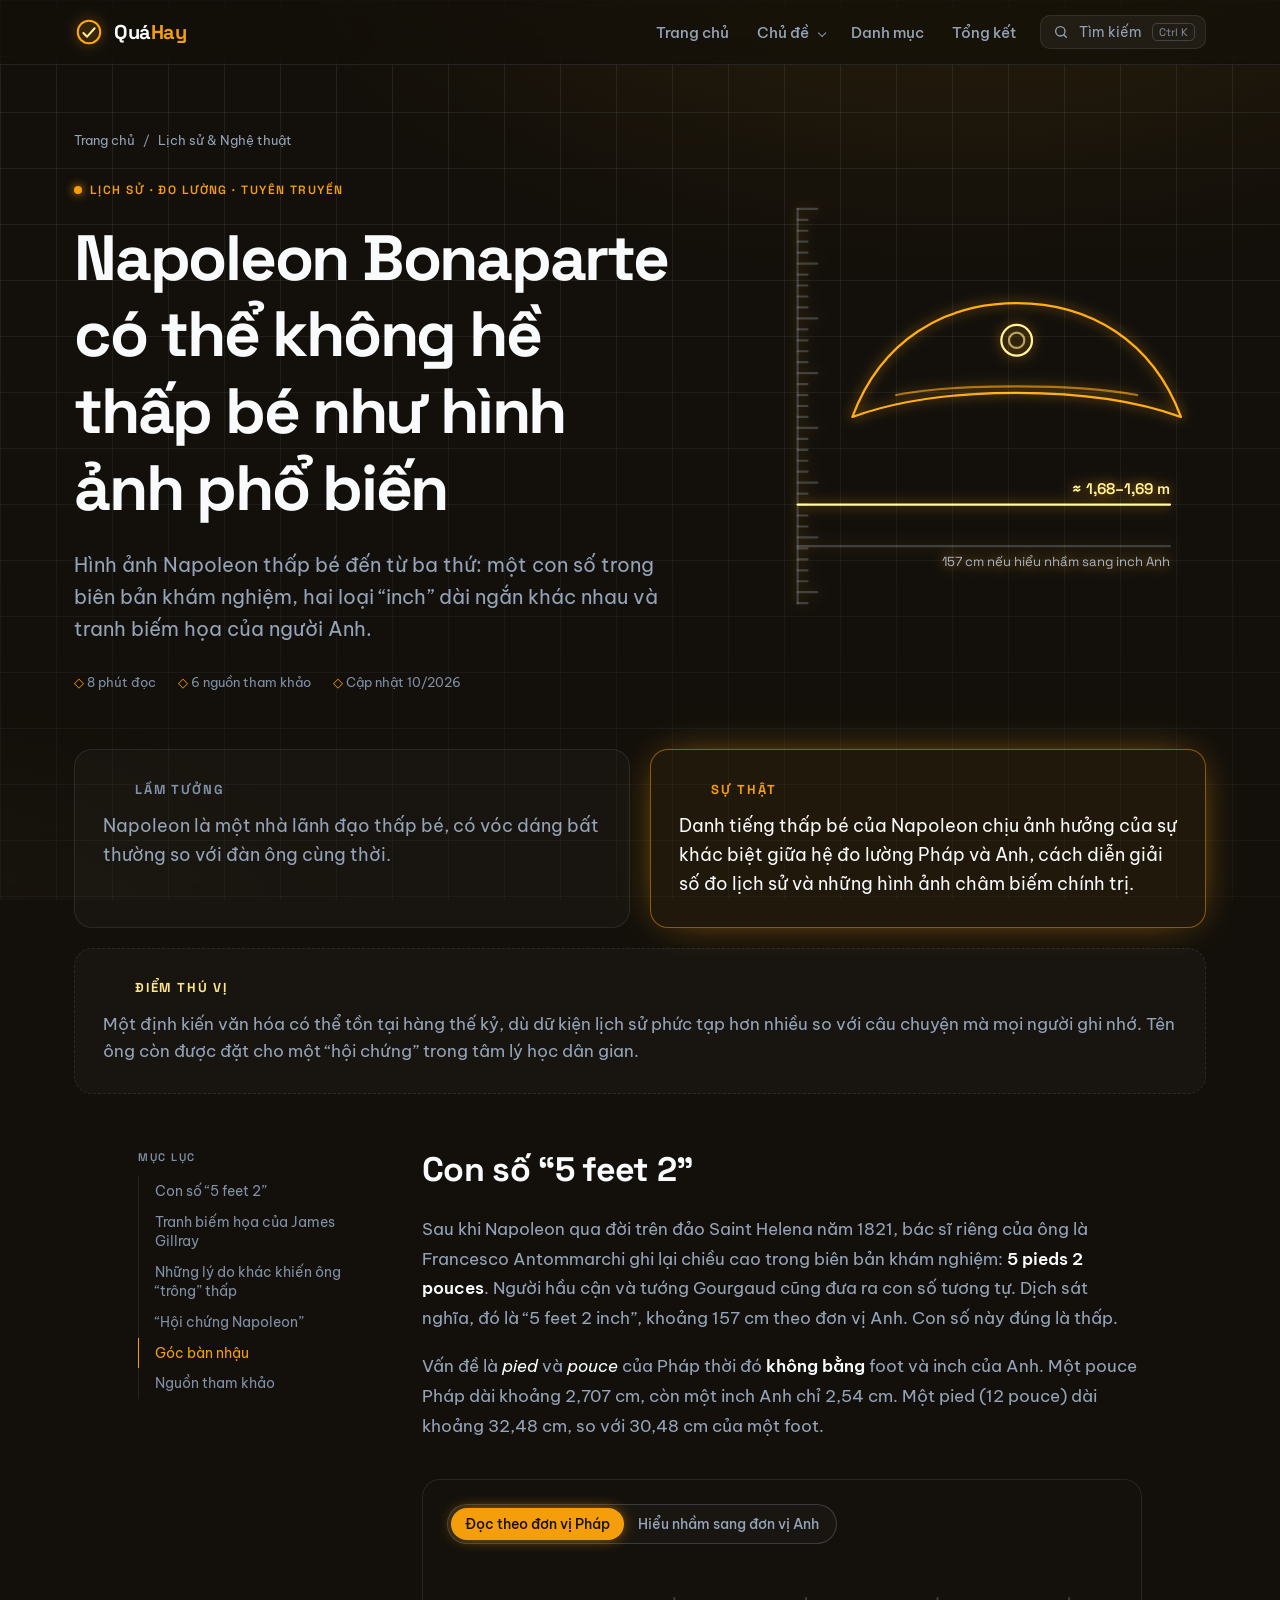
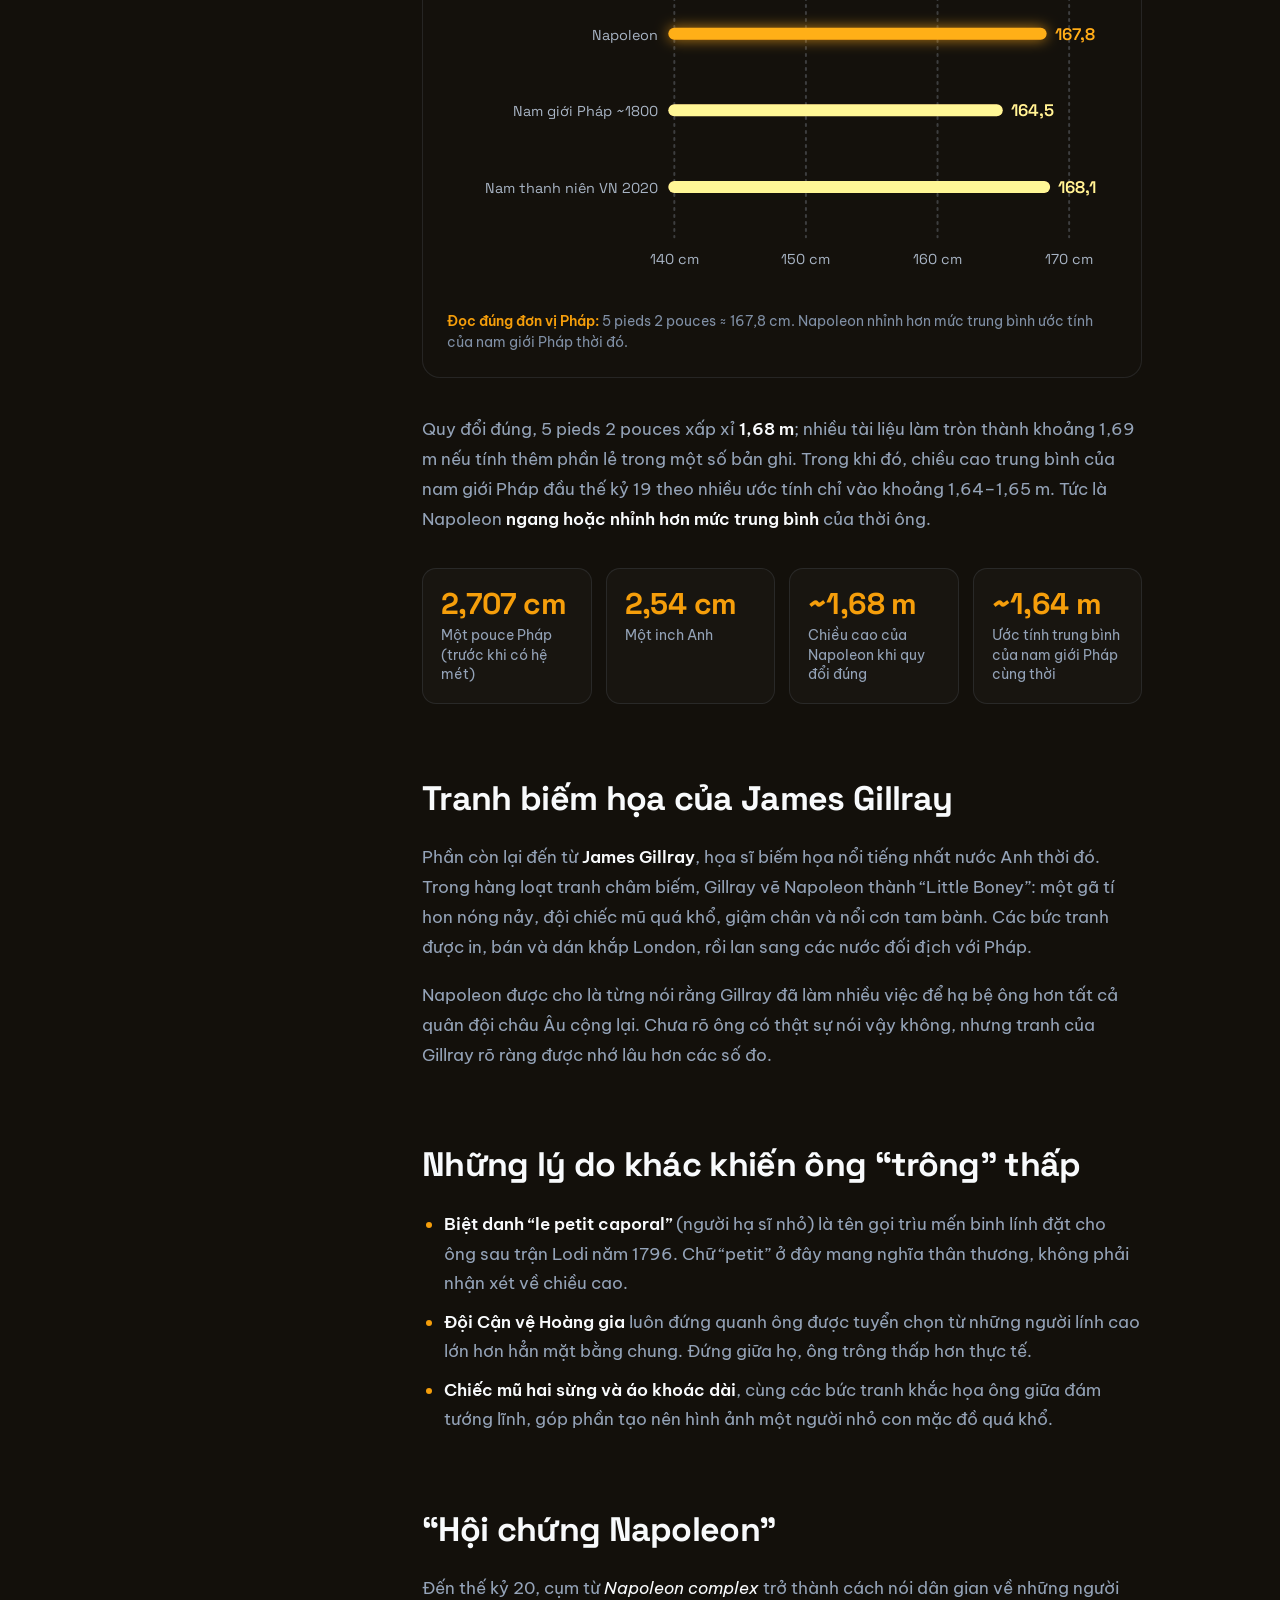
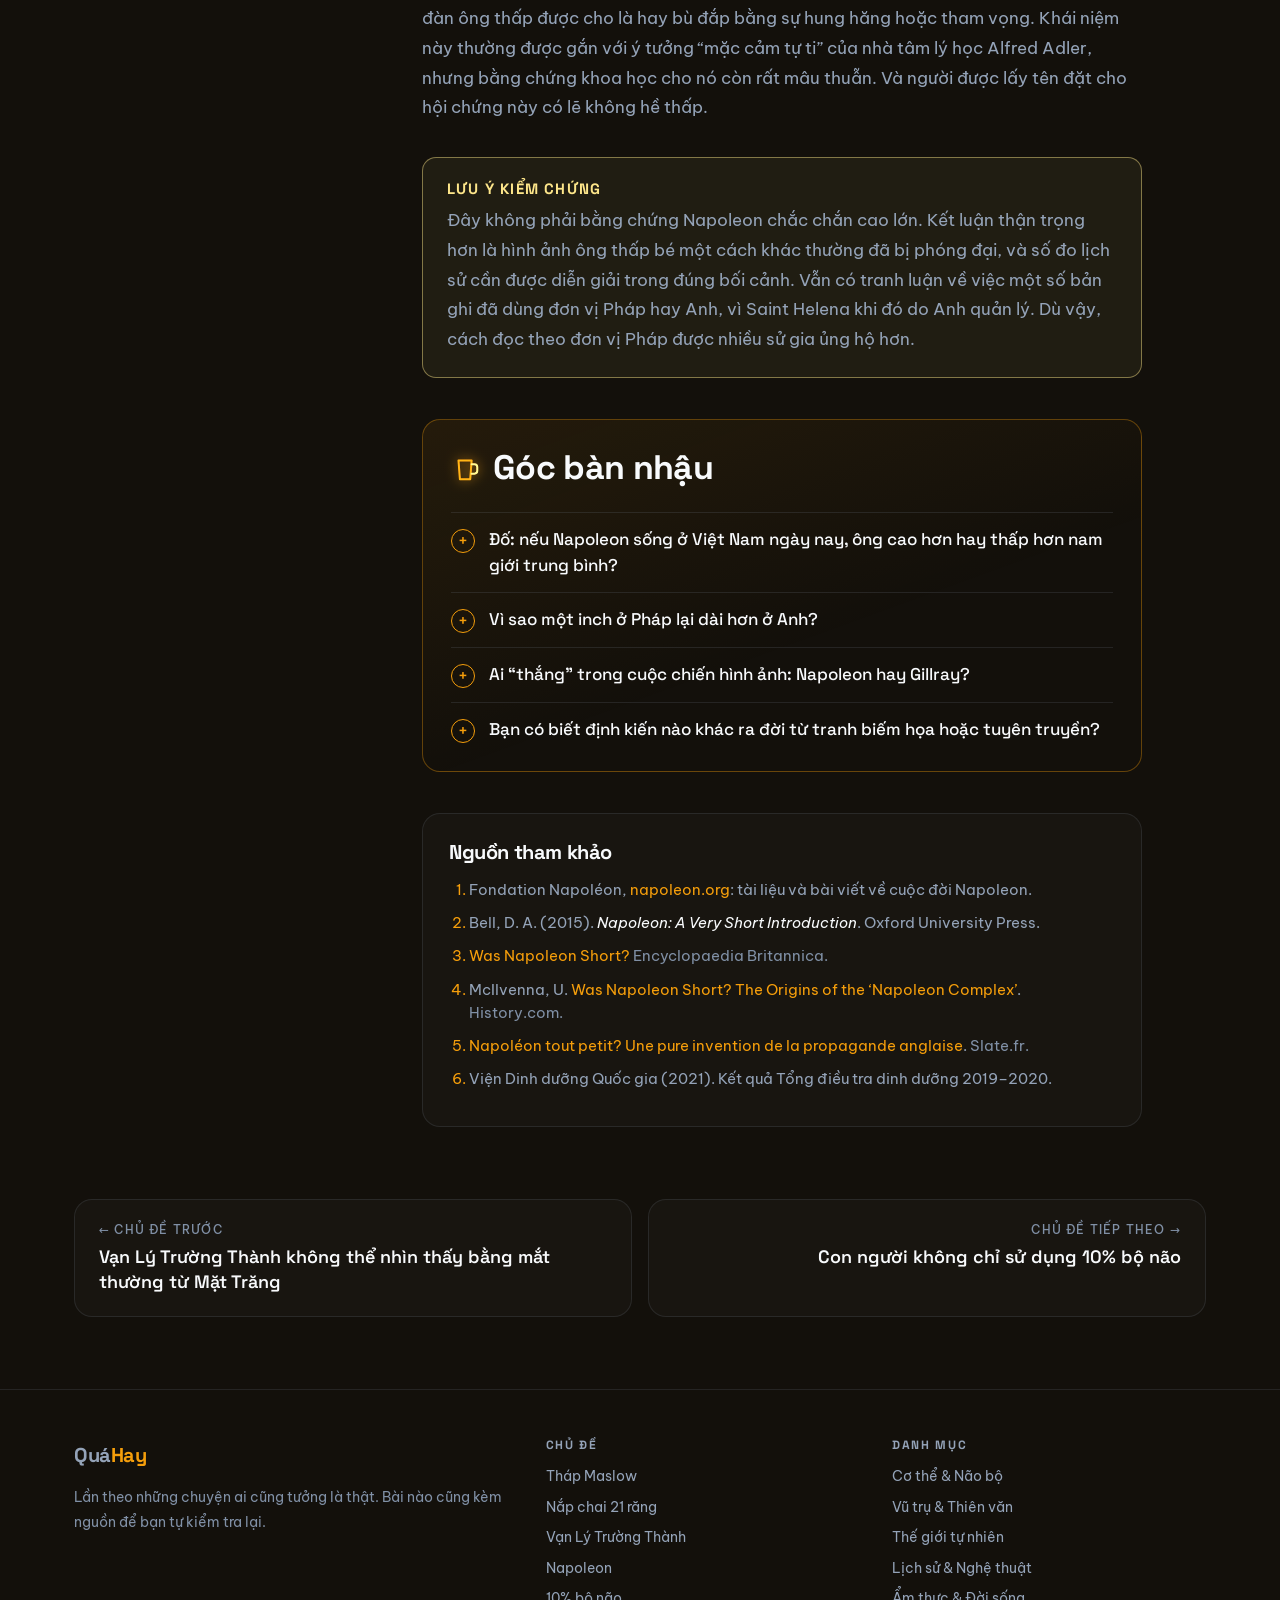
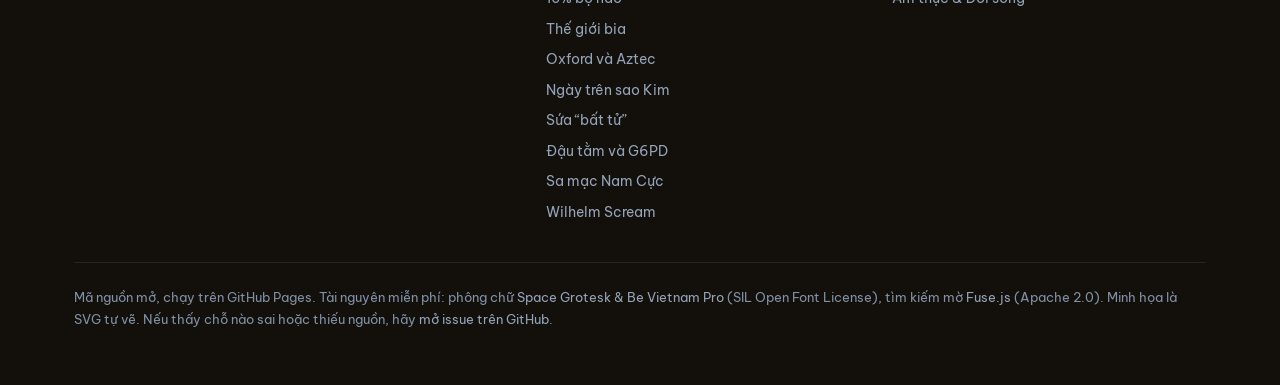
<file: topics/napoleon.html>
<!doctype html>
<html lang="vi">
<head>
  <meta charset="utf-8">
  <script>document.documentElement.classList.add("js")</script>
  <meta name="viewport" content="width=device-width, initial-scale=1">
  <title>Napoleon có thể không hề thấp bé — Quá Hay</title>
  <meta name="description" content="Hình ảnh Napoleon thấp bé bị phóng đại bởi sự khác biệt giữa đơn vị đo của Pháp và Anh, cách diễn giải số đo lịch sử và tranh biếm họa chính trị.">
  <meta name="theme-color" content="#13100B">
  <link rel="icon" href="../assets/favicon.svg" type="image/svg+xml">
  <link rel="preconnect" href="https://fonts.googleapis.com">
  <link rel="preconnect" href="https://fonts.gstatic.com" crossorigin>
  <link href="https://fonts.googleapis.com/css2?family=Be+Vietnam+Pro:wght@400;500;600&family=Space+Grotesk:wght@500;600;700&display=swap&subset=vietnamese" rel="stylesheet">
  <link rel="stylesheet" href="../assets/css/style.css">
</head>
<body data-page="article" data-theme="history" data-root="../" data-slug="napoleon">
<main id="main">

<section class="art-hero">
  <div class="wrap">
    <div class="reveal">
      <nav class="crumbs" aria-label="Breadcrumb"><a href="../index.html">Trang chủ</a><span>/</span><a href="../index.html?cat=history#danh-muc">Lịch sử &amp; Nghệ thuật</a></nav>
      <span class="tag">Lịch sử · Đo lường · Tuyên truyền</span>
      <h1>Napoleon Bonaparte có thể không hề thấp bé như hình ảnh phổ biến</h1>
      <p class="dek">Hình ảnh Napoleon thấp bé đến từ ba thứ: một con số trong biên bản khám nghiệm, hai loại “inch” dài ngắn khác nhau và tranh biếm họa của người Anh.</p>
      <div class="art-meta"><span>8 phút đọc</span><span>6 nguồn tham khảo</span><span>Cập nhật 10/2026</span></div>
    </div>
    <div class="art-hero-art">
      <svg class="art draw glow" viewBox="0 0 420 420" role="img" aria-label="Chiếc mũ hai sừng đặt trên thước đo chiều cao">
        <path class="m" d="M60 30V390"/>
        <g id="ruler"></g>
        <path class="p" d="M110 220c26-70 84-104 150-104s124 34 150 104c-44-16-96-22-150-22s-106 6-150 22z" style="--dur:2.4s"/>
        <path class="p" d="M150 200c30-6 70-8 110-8s80 2 110 8" opacity=".6"/>
        <circle class="a" cx="260" cy="150" r="14"/>
        <circle class="a" cx="260" cy="150" r="7" opacity=".6"/>
        <path class="a" d="M60 300H400" stroke-dasharray="5 6"/>
        <text class="ta fade" x="400" y="290" text-anchor="end" font-size="14" font-weight="600">≈ 1,68–1,69 m</text>
        <path class="m" d="M60 338H400" stroke-dasharray="2 6"/>
        <text class="t fade" x="400" y="356" text-anchor="end">157 cm nếu hiểu nhầm sang inch Anh</text>
      </svg>
    </div>
  </div>
</section>

<section class="wrap">
  <div class="verdict reveal">
    <div class="myth">
      <h2><svg class="art" viewBox="0 0 24 24"><circle class="m" cx="12" cy="12" r="10"/><path class="m" d="M8 8l8 8M16 8l-8 8"/></svg>Lầm tưởng</h2>
      <p>Napoleon là một nhà lãnh đạo thấp bé, có vóc dáng bất thường so với đàn ông cùng thời.</p>
    </div>
    <div class="fact">
      <h2><svg class="art" viewBox="0 0 24 24"><circle class="p" cx="12" cy="12" r="10"/><path class="p" d="M7 12.5l3.2 3.2L17 9"/></svg>Sự thật</h2>
      <p>Danh tiếng thấp bé của Napoleon chịu ảnh hưởng của sự khác biệt giữa hệ đo lường Pháp và Anh, cách diễn giải số đo lịch sử và những hình ảnh châm biếm chính trị.</p>
    </div>
    <div class="insight">
      <h2><svg class="art" viewBox="0 0 24 24"><path class="a" d="M9 18h6M10 21h4M12 3a6 6 0 0 0-3.5 10.9c.6.5 1 1.2 1 2.1h5c0-.9.4-1.6 1-2.1A6 6 0 0 0 12 3z"/></svg>Điểm thú vị</h2>
      <p>Một định kiến văn hóa có thể tồn tại hàng thế kỷ, dù dữ kiện lịch sử phức tạp hơn nhiều so với câu chuyện mà mọi người ghi nhớ. Tên ông còn được đặt cho một “hội chứng” trong tâm lý học dân gian.</p>
    </div>
  </div>
</section>

<div class="wrap art-layout">
  <aside class="toc" aria-label="Mục lục"><b>Mục lục</b><ol></ol></aside>
  <article class="prose">

    <h2 id="con-so">Con số “5 feet 2”</h2>
    <p>Sau khi Napoleon qua đời trên đảo Saint Helena năm 1821, bác sĩ riêng của ông là Francesco Antommarchi ghi lại chiều cao trong biên bản khám nghiệm: <strong>5 pieds 2 pouces</strong>. Người hầu cận và tướng Gourgaud cũng đưa ra con số tương tự. Dịch sát nghĩa, đó là “5 feet 2 inch”, khoảng 157 cm theo đơn vị Anh. Con số này đúng là thấp.</p>
    <p>Vấn đề là <em>pied</em> và <em>pouce</em> của Pháp thời đó <strong>không bằng</strong> foot và inch của Anh. Một pouce Pháp dài khoảng 2,707 cm, còn một inch Anh chỉ 2,54 cm. Một pied (12 pouce) dài khoảng 32,48 cm, so với 30,48 cm của một foot.</p>

    <figure class="figure reveal">
      <div class="controls">
        <div class="seg" role="group" aria-label="Chọn cách đọc số đo">
          <button type="button" data-unit="fr" aria-pressed="true">Đọc theo đơn vị Pháp</button>
          <button type="button" data-unit="en" aria-pressed="false">Hiểu nhầm sang đơn vị Anh</button>
        </div>
      </div>
      <svg id="heights" class="art" viewBox="0 0 560 280" role="img" aria-label="So sánh chiều cao Napoleon với mức trung bình"></svg>
      <figcaption id="heights-cap"></figcaption>
    </figure>

    <p>Quy đổi đúng, 5 pieds 2 pouces xấp xỉ <strong>1,68 m</strong>; nhiều tài liệu làm tròn thành khoảng 1,69 m nếu tính thêm phần lẻ trong một số bản ghi. Trong khi đó, chiều cao trung bình của nam giới Pháp đầu thế kỷ 19 theo nhiều ước tính chỉ vào khoảng 1,64–1,65 m. Tức là Napoleon <strong>ngang hoặc nhỉnh hơn mức trung bình</strong> của thời ông.</p>

    <div class="stats">
      <div class="stat"><b>2,707 cm</b><span>Một pouce Pháp (trước khi có hệ mét)</span></div>
      <div class="stat"><b>2,54 cm</b><span>Một inch Anh</span></div>
      <div class="stat"><b>~1,68 m</b><span>Chiều cao của Napoleon khi quy đổi đúng</span></div>
      <div class="stat"><b>~1,64 m</b><span>Ước tính trung bình của nam giới Pháp cùng thời</span></div>
    </div>

    <h2 id="gillray">Tranh biếm họa của James Gillray</h2>
    <p>Phần còn lại đến từ <strong>James Gillray</strong>, họa sĩ biếm họa nổi tiếng nhất nước Anh thời đó. Trong hàng loạt tranh châm biếm, Gillray vẽ Napoleon thành “Little Boney”: một gã tí hon nóng nảy, đội chiếc mũ quá khổ, giậm chân và nổi cơn tam bành. Các bức tranh được in, bán và dán khắp London, rồi lan sang các nước đối địch với Pháp.</p>
    <p>Napoleon được cho là từng nói rằng Gillray đã làm nhiều việc để hạ bệ ông hơn tất cả quân đội châu Âu cộng lại. Chưa rõ ông có thật sự nói vậy không, nhưng tranh của Gillray rõ ràng được nhớ lâu hơn các số đo.</p>

    <h2 id="ly-do-khac">Những lý do khác khiến ông “trông” thấp</h2>
    <ul>
      <li><strong>Biệt danh “le petit caporal”</strong> (người hạ sĩ nhỏ) là tên gọi trìu mến binh lính đặt cho ông sau trận Lodi năm 1796. Chữ “petit” ở đây mang nghĩa thân thương, không phải nhận xét về chiều cao.</li>
      <li><strong>Đội Cận vệ Hoàng gia</strong> luôn đứng quanh ông được tuyển chọn từ những người lính cao lớn hơn hẳn mặt bằng chung. Đứng giữa họ, ông trông thấp hơn thực tế.</li>
      <li><strong>Chiếc mũ hai sừng và áo khoác dài</strong>, cùng các bức tranh khắc họa ông giữa đám tướng lĩnh, góp phần tạo nên hình ảnh một người nhỏ con mặc đồ quá khổ.</li>
    </ul>

    <h2 id="hoi-chung">“Hội chứng Napoleon”</h2>
    <p>Đến thế kỷ 20, cụm từ <em>Napoleon complex</em> trở thành cách nói dân gian về những người đàn ông thấp được cho là hay bù đắp bằng sự hung hăng hoặc tham vọng. Khái niệm này thường được gắn với ý tưởng “mặc cảm tự ti” của nhà tâm lý học Alfred Adler, nhưng bằng chứng khoa học cho nó còn rất mâu thuẫn. Và người được lấy tên đặt cho hội chứng này có lẽ không hề thấp.</p>

    <div class="callout">
      <h4>Lưu ý kiểm chứng</h4>
      <p>Đây không phải bằng chứng Napoleon chắc chắn cao lớn. Kết luận thận trọng hơn là hình ảnh ông thấp bé một cách khác thường đã bị phóng đại, và số đo lịch sử cần được diễn giải trong đúng bối cảnh. Vẫn có tranh luận về việc một số bản ghi đã dùng đơn vị Pháp hay Anh, vì Saint Helena khi đó do Anh quản lý. Dù vậy, cách đọc theo đơn vị Pháp được nhiều sử gia ủng hộ hơn.</p>
    </div>

    <section class="bar-talk">
      <h2 id="ban-nhau" data-toc="Góc bàn nhậu"><svg class="art glow" viewBox="0 0 32 32"><path class="p" d="M8 8h14l-1.5 20h-11z"/><path class="a" d="M22 12h3a3 3 0 0 1 3 3v4a3 3 0 0 1-3 3h-3"/></svg>Góc bàn nhậu</h2>
            <details><summary>Đố: nếu Napoleon sống ở Việt Nam ngày nay, ông cao hơn hay thấp hơn nam giới trung bình?</summary>
        <div><p>Khoảng ngang bằng. Theo Tổng điều tra dinh dưỡng 2019–2020, nam thanh niên 18 tuổi ở Việt Nam cao trung bình khoảng 168 cm, xấp xỉ chiều cao quy đổi của Napoleon.</p></div></details>
      <details><summary>Vì sao một inch ở Pháp lại dài hơn ở Anh?</summary>
        <div><p>Trước hệ mét, mỗi vương quốc có hệ đo riêng, thường dựa trên các chuẩn lịch sử khác nhau. Chính sự hỗn loạn này là một trong những lý do nước Pháp cách mạng tạo ra hệ mét vào cuối thế kỷ 18, và các cuộc chinh phạt của Napoleon đã đưa hệ mét lan khắp châu Âu (dù năm 1812 chính ông lại cho phép dùng song song một số đơn vị kiểu cũ).</p></div></details>
      <details><summary>Ai “thắng” trong cuộc chiến hình ảnh: Napoleon hay Gillray?</summary>
        <div><p>Tùy cách nhìn. Tranh của Jacques-Louis David vẽ Napoleon oai vệ và được treo trong bảo tàng, còn hình ảnh “Little Boney” của Gillray thì đi vào văn hóa đại chúng.</p></div></details>
      <details><summary>Bạn có biết định kiến nào khác ra đời từ tranh biếm họa hoặc tuyên truyền?</summary>
        <div><p>Một ví dụ: hình ảnh mũ sừng của người Viking phần lớn đến từ trang phục opera thế kỷ 19, không phải khảo cổ học.</p></div></details>
    </section>

    <section class="sources">
      <h2 id="nguon">Nguồn tham khảo</h2>
      <ol>
        <li>Fondation Napoléon, <a href="https://www.napoleon.org/" rel="noopener">napoleon.org</a>: tài liệu và bài viết về cuộc đời Napoleon.</li>
        <li>Bell, D. A. (2015). <em>Napoleon: A Very Short Introduction</em>. Oxford University Press.</li>
        <li><a href="https://www.britannica.com/story/was-napoleon-short" rel="noopener">Was Napoleon Short?</a> <span>Encyclopaedia Britannica.</span></li>
        <li>McIlvenna, U. <a href="https://www.history.com/articles/napoleon-complex-short" rel="noopener">Was Napoleon Short? The Origins of the ‘Napoleon Complex’</a>. <span>History.com.</span></li>
        <li><a href="https://www.slate.fr/story/256422/petit-napoleon-taille-invention-propagande-caricatures-grande-bretagne-james-gillray" rel="noopener">Napoléon tout petit? Une pure invention de la propagande anglaise</a>. <span>Slate.fr.</span></li>
        <li>Viện Dinh dưỡng Quốc gia (2021). Kết quả Tổng điều tra dinh dưỡng 2019–2020.</li>
      </ol>
    </section>
  </article>
</div>

<div class="wrap"><nav class="pager" aria-label="Chủ đề khác"></nav></div>
</main>

<script src="../assets/vendor/fuse.min.js"></script>
<script src="../assets/js/data.js"></script>
<script>
(function () {
  /* Hero ruler ticks */
  let r = "";
  for (let i = 0; i <= 36; i++) {
    const y = 30 + i * 10, long = i % 5 === 0;
    r += `<path class="m" d="M60 ${y}h${long ? 18 : 9}"/>`;
  }
  document.getElementById("ruler").innerHTML = r;

  /* Height comparison */
  const svg = document.getElementById("heights"), cap = document.getElementById("heights-cap");
  const FR = 5 * 32.484 + 2 * 2.707, EN = 5 * 30.48 + 2 * 2.54;
  function render(unit) {
    const nap = unit === "fr" ? FR : EN;
    const rows = [
      { l: "Napoleon", v: nap, c: "p" },
      { l: "Nam giới Pháp ~1800", v: 164.5, c: "a" },
      { l: "Nam thanh niên VN 2020", v: 168.1, c: "a" }
    ];
    const x = (cm) => 190 + (cm - 140) * 11; // 140–175 cm range
    let s = "";
    [140, 150, 160, 170].forEach((cm) => {
      s += `<path class="m" d="M${x(cm)} 30V230" stroke-dasharray="2 5"/><text class="t" x="${x(cm)}" y="252" text-anchor="middle">${cm} cm</text>`;
    });
    rows.forEach((row, i) => {
      const y = 60 + i * 64;
      s += `<text class="t" x="176" y="${y + 5}" text-anchor="end" font-size="13">${row.l}</text>
        <path class="${row.c} ${row.c === "p" ? "glow" : ""}" d="M${x(140)} ${y}H${x(row.v)}" stroke-width="12"/>
        <text class="${row.c === "p" ? "tp" : "ta"}" x="${x(row.v) + 12}" y="${y + 5}" font-size="14" font-weight="600">${row.v.toFixed(1).replace(".", ",")}</text>`;
    });
    svg.innerHTML = s;
    cap.innerHTML = unit === "fr"
      ? "<b>Đọc đúng đơn vị Pháp:</b> 5 pieds 2 pouces ≈ 167,8 cm. Napoleon nhỉnh hơn mức trung bình ước tính của nam giới Pháp thời đó."
      : "<b>Hiểu nhầm sang đơn vị Anh:</b> 5 feet 2 inch = 157,5 cm. Con số này tạo ra ấn tượng “thấp bé” đi vào nhiều sách vở.";
    document.querySelectorAll("[data-unit]").forEach((b) => b.setAttribute("aria-pressed", b.dataset.unit === unit));
  }
  document.querySelectorAll("[data-unit]").forEach((b) => b.addEventListener("click", () => render(b.dataset.unit)));
  render("fr");
})();
</script>
<script src="../assets/js/main.js"></script>
</body>
</html>
</file>
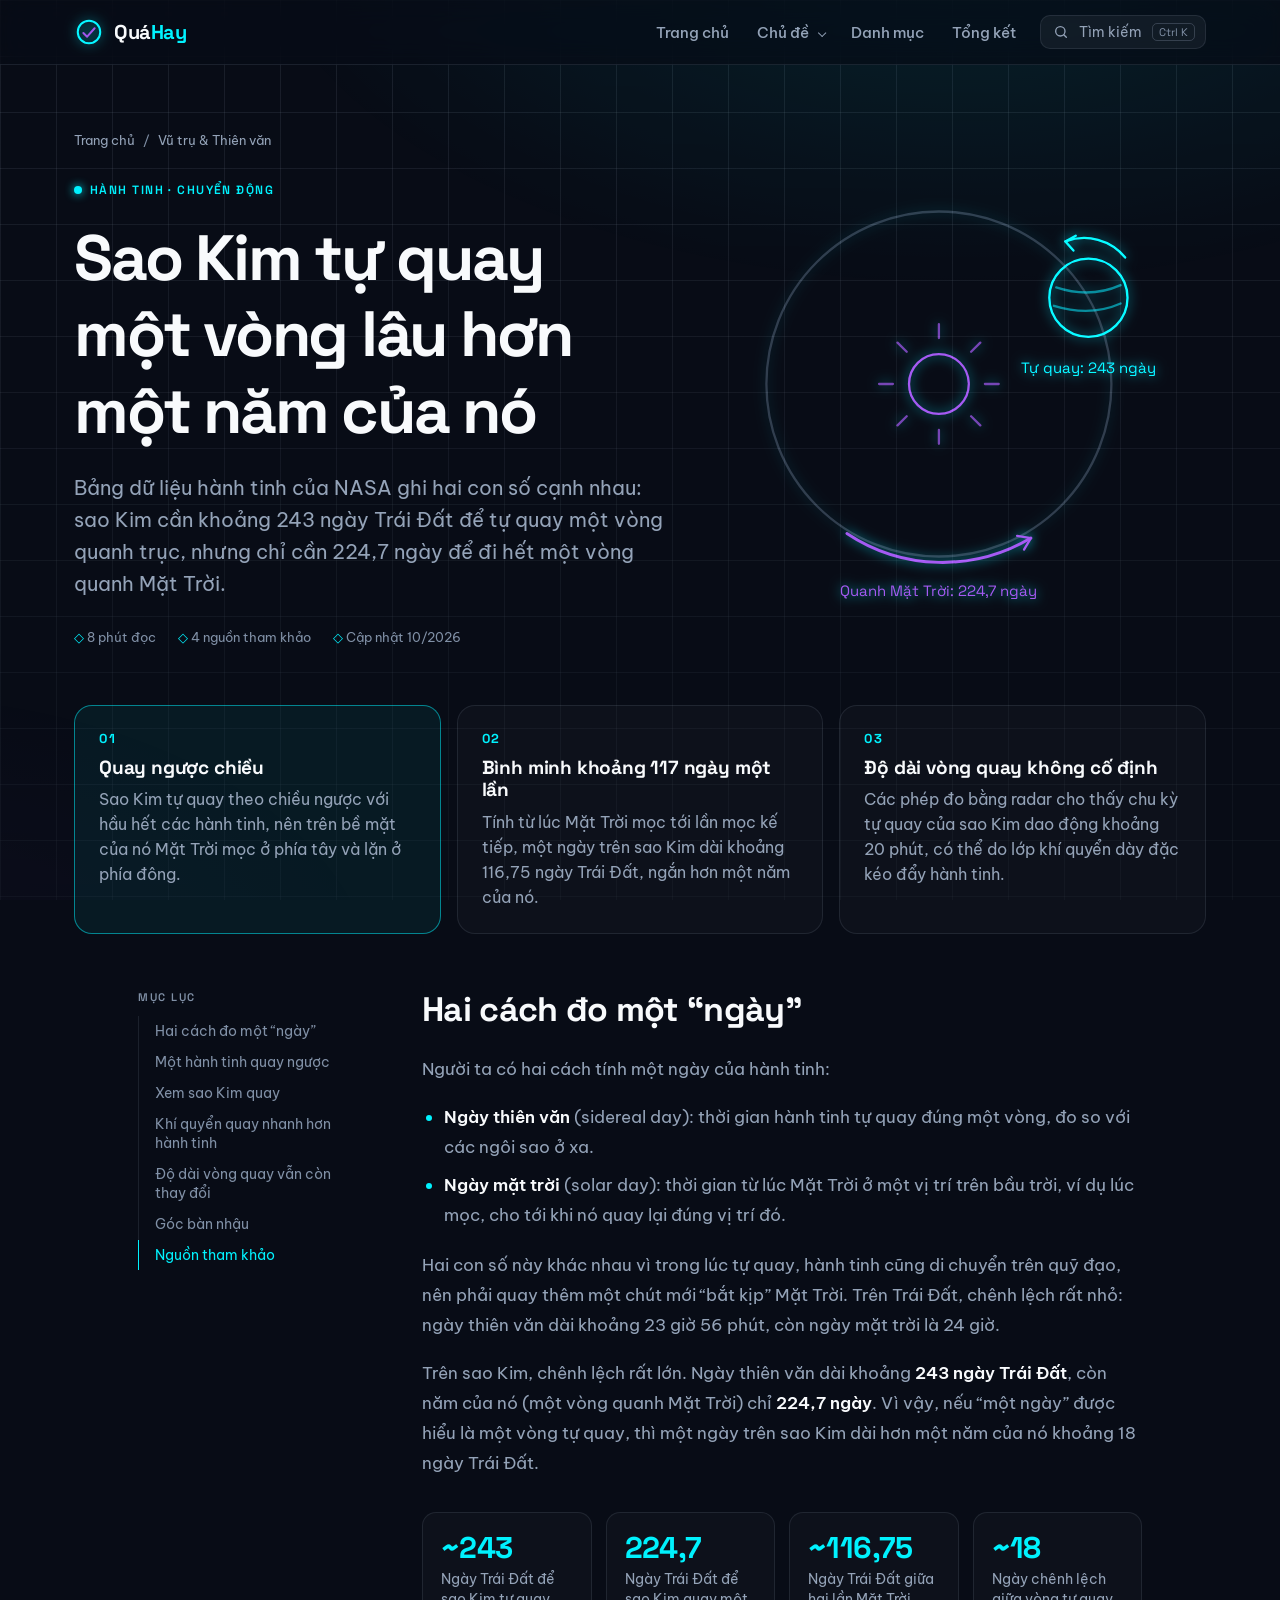
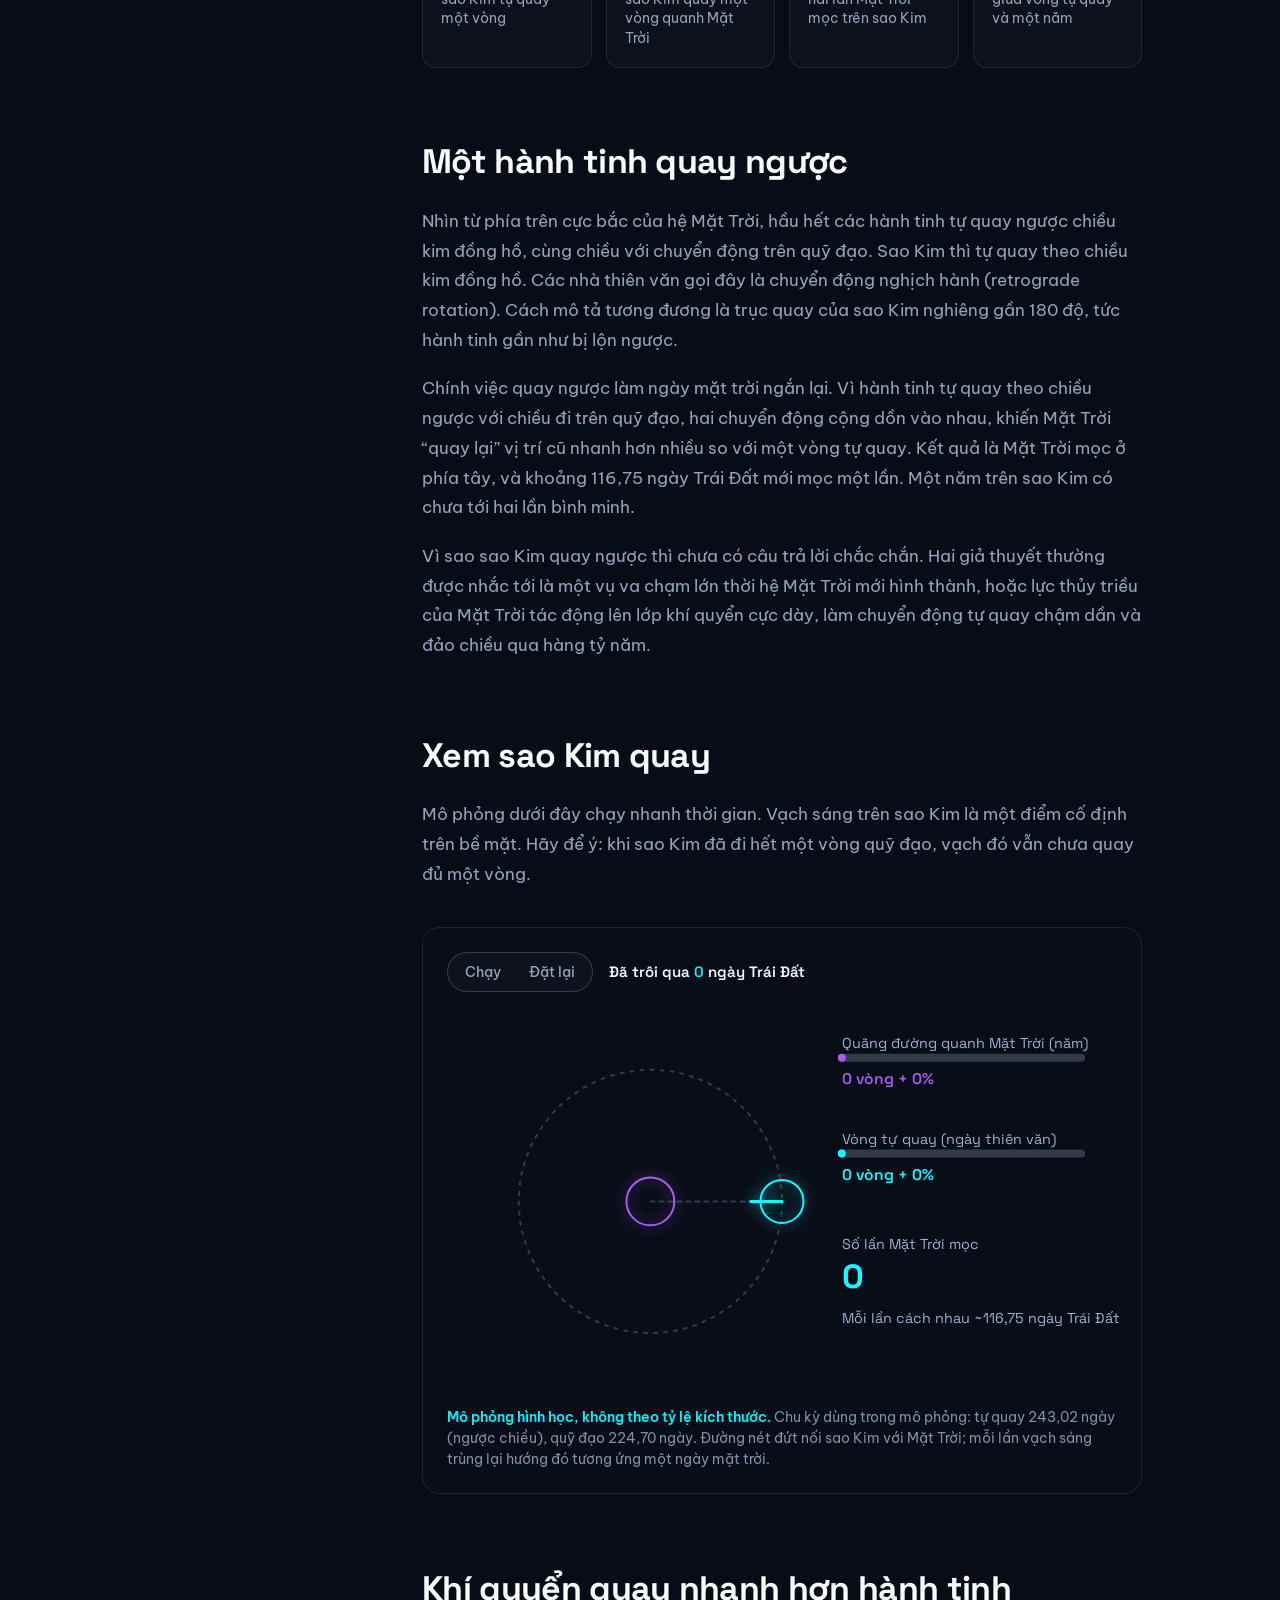
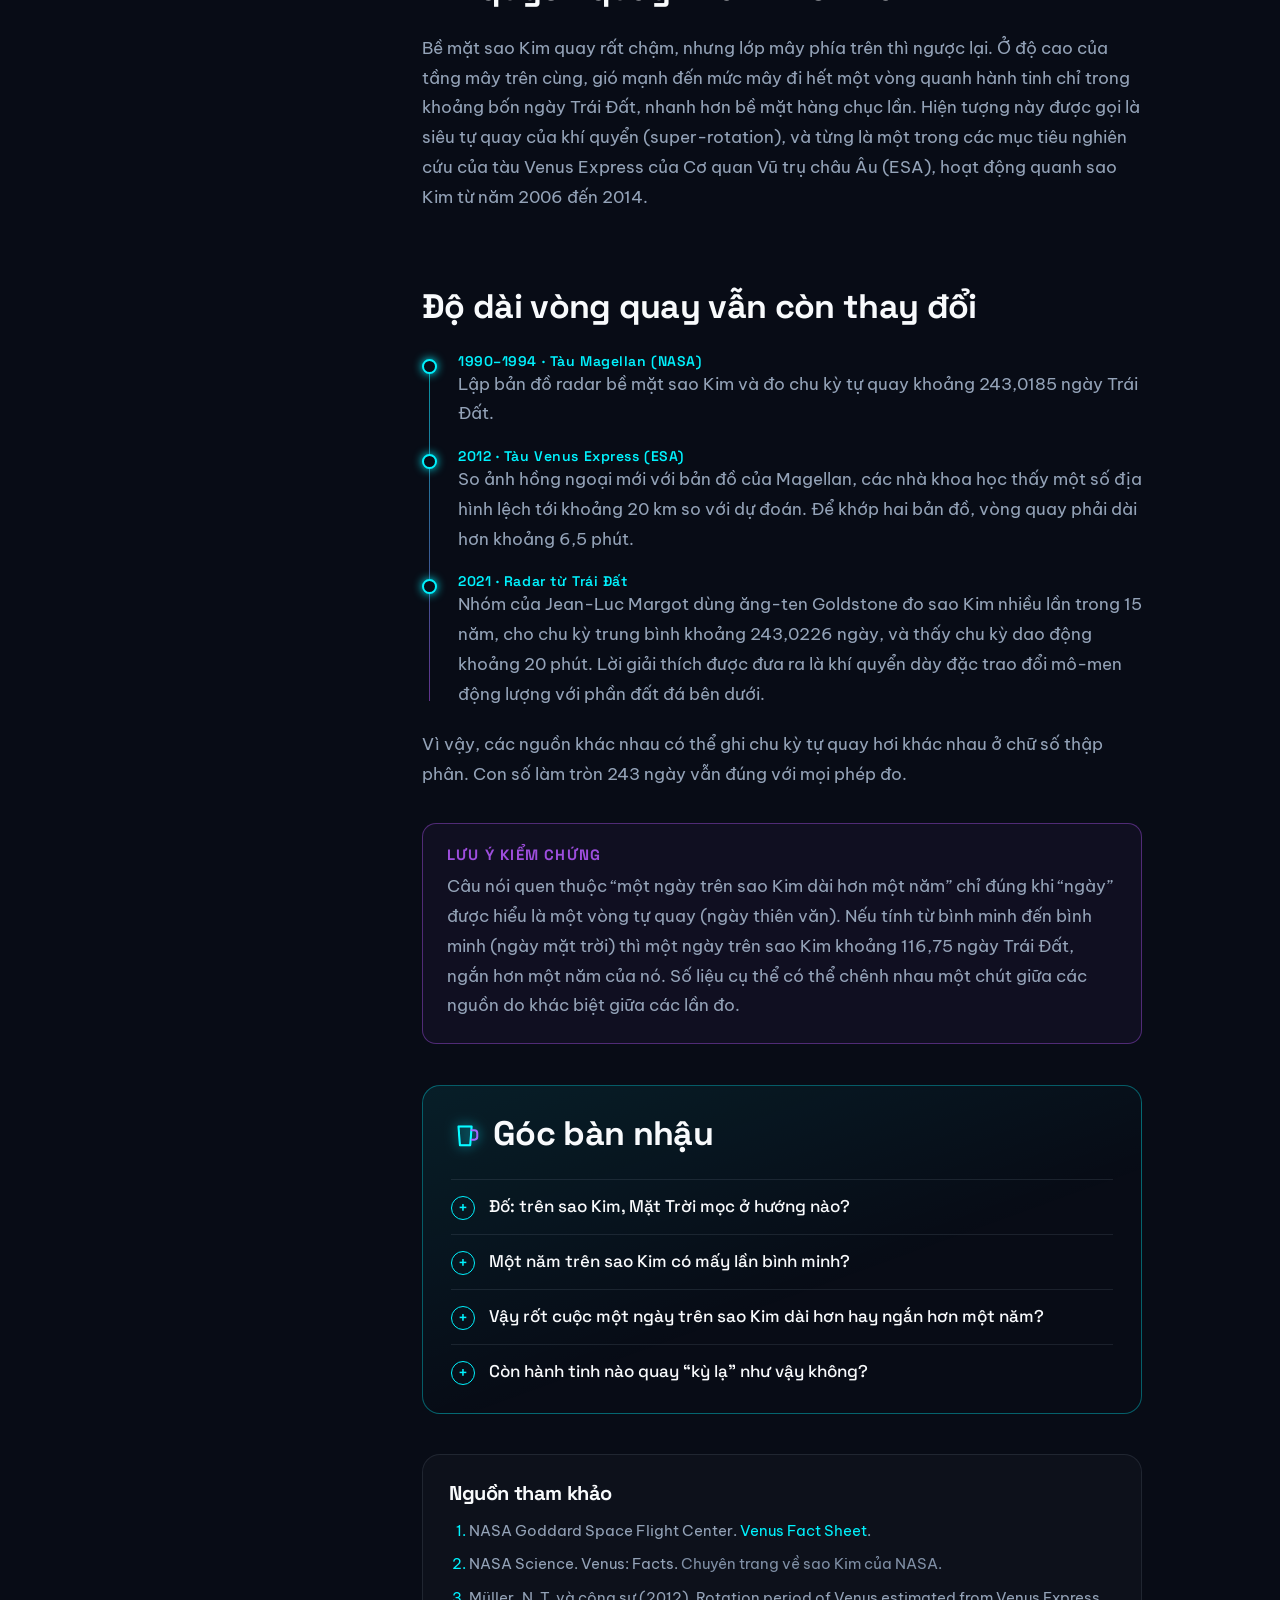
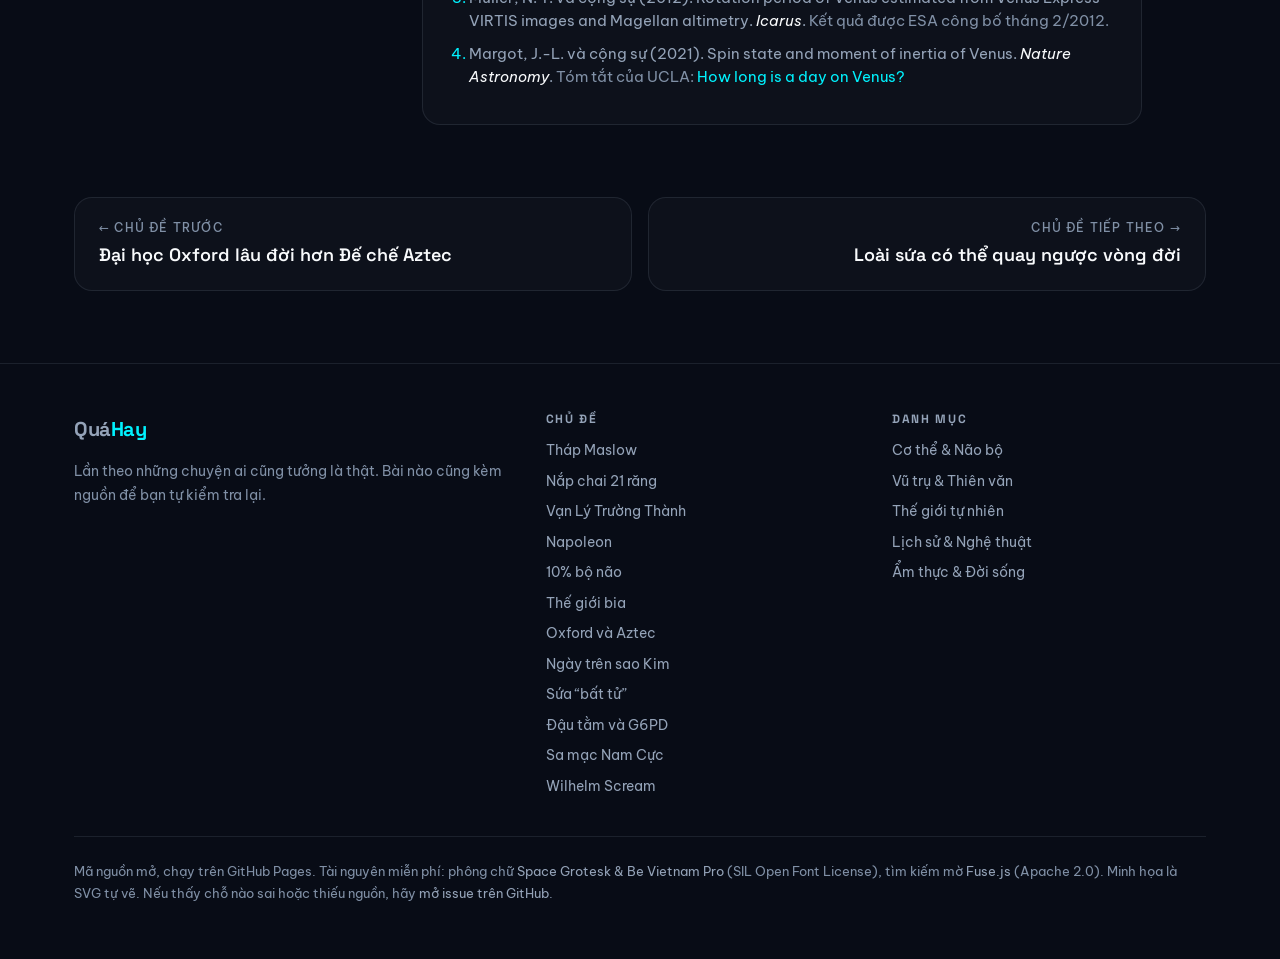
<file: topics/ngay-sao-kim.html>
<!doctype html>
<html lang="vi">
<head>
  <meta charset="utf-8">
  <script>document.documentElement.classList.add("js")</script>
  <meta name="viewport" content="width=device-width, initial-scale=1">
  <title>Sao Kim tự quay một vòng lâu hơn một năm của nó — Quá Hay</title>
  <meta name="description" content="Sao Kim cần khoảng 243 ngày Trái Đất để tự quay một vòng nhưng chỉ cần 224,7 ngày để quay quanh Mặt Trời. Nó còn quay ngược chiều, nên Mặt Trời mọc ở phía tây.">
  <meta name="theme-color" content="#080C16">
  <link rel="icon" href="../assets/favicon.svg" type="image/svg+xml">
  <link rel="preconnect" href="https://fonts.googleapis.com">
  <link rel="preconnect" href="https://fonts.gstatic.com" crossorigin>
  <link href="https://fonts.googleapis.com/css2?family=Be+Vietnam+Pro:wght@400;500;600&family=Space+Grotesk:wght@500;600;700&display=swap&subset=vietnamese" rel="stylesheet">
  <link rel="stylesheet" href="../assets/css/style.css">
</head>
<body data-page="article" data-theme="space" data-root="../" data-slug="ngay-sao-kim">
<main id="main">

<section class="art-hero">
  <div class="wrap">
    <div class="reveal">
      <nav class="crumbs" aria-label="Breadcrumb"><a href="../index.html">Trang chủ</a><span>/</span><a href="../index.html?cat=space#danh-muc">Vũ trụ &amp; Thiên văn</a></nav>
      <span class="tag">Hành tinh · Chuyển động</span>
      <h1>Sao Kim tự quay một vòng lâu hơn một năm của nó</h1>
      <p class="dek">Bảng dữ liệu hành tinh của NASA ghi hai con số cạnh nhau: sao Kim cần khoảng 243 ngày Trái Đất để tự quay một vòng quanh trục, nhưng chỉ cần 224,7 ngày để đi hết một vòng quanh Mặt Trời.</p>
      <div class="art-meta"><span>8 phút đọc</span><span>4 nguồn tham khảo</span><span>Cập nhật 10/2026</span></div>
    </div>
    <div class="art-hero-art">
      <svg class="art draw glow" viewBox="0 0 420 400" role="img" aria-label="Sao Kim trên quỹ đạo quanh Mặt Trời, mũi tên cho thấy chiều tự quay ngược">
        <circle class="m" cx="190" cy="200" r="150" stroke-dasharray="3 7"/>
        <circle class="a" cx="190" cy="200" r="26"/>
        <path class="a" d="M190 160v-12M190 240v12M150 200h-12M230 200h12M162 172l-8-8M218 228l8 8M218 172l8-8M162 228l-8 8" opacity=".7"/>
        <circle class="p" cx="320" cy="125" r="34" style="--dur:2.2s"/>
        <path class="p" d="M292 116c18 6 38 6 56-2M290 132c20 6 40 6 58-2" opacity=".5"/>
        <path class="p" d="M352 90a46 46 0 0 0-52-14" />
        <path class="p" d="M300 76l9-5M300 76l7 8"/>
        <path class="a" d="M110 330a150 150 0 0 0 160 4" stroke-width="2.5"/>
        <path class="a" d="M270 334l-12-2M270 334l-6 10"/>
        <text class="tp fade" x="320" y="190" text-anchor="middle" font-size="13">Tự quay: 243 ngày</text>
        <text class="ta fade" x="190" y="384" text-anchor="middle" font-size="13">Quanh Mặt Trời: 224,7 ngày</text>
      </svg>
    </div>
  </div>
</section>

<section class="wrap">
  <div class="quick reveal">
    <div><span class="quick-n">01</span><h2>Quay ngược chiều</h2><p>Sao Kim tự quay theo chiều ngược với hầu hết các hành tinh, nên trên bề mặt của nó Mặt Trời mọc ở phía tây và lặn ở phía đông.</p></div>
    <div><span class="quick-n">02</span><h2>Bình minh khoảng 117 ngày một lần</h2><p>Tính từ lúc Mặt Trời mọc tới lần mọc kế tiếp, một ngày trên sao Kim dài khoảng 116,75 ngày Trái Đất, ngắn hơn một năm của nó.</p></div>
    <div><span class="quick-n">03</span><h2>Độ dài vòng quay không cố định</h2><p>Các phép đo bằng radar cho thấy chu kỳ tự quay của sao Kim dao động khoảng 20 phút, có thể do lớp khí quyển dày đặc kéo đẩy hành tinh.</p></div>
  </div>
</section>

<div class="wrap art-layout">
  <aside class="toc" aria-label="Mục lục"><b>Mục lục</b><ol></ol></aside>
  <article class="prose">

    <h2 id="hai-cach-do">Hai cách đo một “ngày”</h2>
    <p>Người ta có hai cách tính một ngày của hành tinh:</p>
    <ul>
      <li><strong>Ngày thiên văn</strong> (sidereal day): thời gian hành tinh tự quay đúng một vòng, đo so với các ngôi sao ở xa.</li>
      <li><strong>Ngày mặt trời</strong> (solar day): thời gian từ lúc Mặt Trời ở một vị trí trên bầu trời, ví dụ lúc mọc, cho tới khi nó quay lại đúng vị trí đó.</li>
    </ul>
    <p>Hai con số này khác nhau vì trong lúc tự quay, hành tinh cũng di chuyển trên quỹ đạo, nên phải quay thêm một chút mới “bắt kịp” Mặt Trời. Trên Trái Đất, chênh lệch rất nhỏ: ngày thiên văn dài khoảng 23 giờ 56 phút, còn ngày mặt trời là 24 giờ.</p>
    <p>Trên sao Kim, chênh lệch rất lớn. Ngày thiên văn dài khoảng <strong>243 ngày Trái Đất</strong>, còn năm của nó (một vòng quanh Mặt Trời) chỉ <strong>224,7 ngày</strong>. Vì vậy, nếu “một ngày” được hiểu là một vòng tự quay, thì một ngày trên sao Kim dài hơn một năm của nó khoảng 18 ngày Trái Đất.</p>

    <div class="stats">
      <div class="stat"><b>~243</b><span>Ngày Trái Đất để sao Kim tự quay một vòng</span></div>
      <div class="stat"><b>224,7</b><span>Ngày Trái Đất để sao Kim quay một vòng quanh Mặt Trời</span></div>
      <div class="stat"><b>~116,75</b><span>Ngày Trái Đất giữa hai lần Mặt Trời mọc trên sao Kim</span></div>
      <div class="stat"><b>~18</b><span>Ngày chênh lệch giữa vòng tự quay và một năm</span></div>
    </div>

    <h2 id="quay-nguoc">Một hành tinh quay ngược</h2>
    <p>Nhìn từ phía trên cực bắc của hệ Mặt Trời, hầu hết các hành tinh tự quay ngược chiều kim đồng hồ, cùng chiều với chuyển động trên quỹ đạo. Sao Kim thì tự quay theo chiều kim đồng hồ. Các nhà thiên văn gọi đây là chuyển động nghịch hành (retrograde rotation). Cách mô tả tương đương là trục quay của sao Kim nghiêng gần 180 độ, tức hành tinh gần như bị lộn ngược.</p>
    <p>Chính việc quay ngược làm ngày mặt trời ngắn lại. Vì hành tinh tự quay theo chiều ngược với chiều đi trên quỹ đạo, hai chuyển động cộng dồn vào nhau, khiến Mặt Trời “quay lại” vị trí cũ nhanh hơn nhiều so với một vòng tự quay. Kết quả là Mặt Trời mọc ở phía tây, và khoảng 116,75 ngày Trái Đất mới mọc một lần. Một năm trên sao Kim có chưa tới hai lần bình minh.</p>
    <p>Vì sao sao Kim quay ngược thì chưa có câu trả lời chắc chắn. Hai giả thuyết thường được nhắc tới là một vụ va chạm lớn thời hệ Mặt Trời mới hình thành, hoặc lực thủy triều của Mặt Trời tác động lên lớp khí quyển cực dày, làm chuyển động tự quay chậm dần và đảo chiều qua hàng tỷ năm.</p>

    <h2 id="mo-phong">Xem sao Kim quay</h2>
    <p>Mô phỏng dưới đây chạy nhanh thời gian. Vạch sáng trên sao Kim là một điểm cố định trên bề mặt. Hãy để ý: khi sao Kim đã đi hết một vòng quỹ đạo, vạch đó vẫn chưa quay đủ một vòng.</p>

    <figure class="figure reveal">
      <div class="controls">
        <div class="seg" role="group" aria-label="Điều khiển mô phỏng">
          <button type="button" id="play" aria-pressed="false">Chạy</button>
          <button type="button" id="reset" aria-pressed="false">Đặt lại</button>
        </div>
        <span class="readout" id="sim-out"></span>
      </div>
      <svg id="sim" class="art" viewBox="0 0 560 320" role="img" aria-label="Mô phỏng sao Kim tự quay và quay quanh Mặt Trời"></svg>
      <figcaption><b>Mô phỏng hình học, không theo tỷ lệ kích thước.</b> Chu kỳ dùng trong mô phỏng: tự quay 243,02 ngày (ngược chiều), quỹ đạo 224,70 ngày. Đường nét đứt nối sao Kim với Mặt Trời; mỗi lần vạch sáng trùng lại hướng đó tương ứng một ngày mặt trời.</figcaption>
    </figure>

    <h2 id="khi-quyen">Khí quyển quay nhanh hơn hành tinh</h2>
    <p>Bề mặt sao Kim quay rất chậm, nhưng lớp mây phía trên thì ngược lại. Ở độ cao của tầng mây trên cùng, gió mạnh đến mức mây đi hết một vòng quanh hành tinh chỉ trong khoảng bốn ngày Trái Đất, nhanh hơn bề mặt hàng chục lần. Hiện tượng này được gọi là siêu tự quay của khí quyển (super-rotation), và từng là một trong các mục tiêu nghiên cứu của tàu Venus Express của Cơ quan Vũ trụ châu Âu (ESA), hoạt động quanh sao Kim từ năm 2006 đến 2014.</p>

    <h2 id="ngay-thay-doi">Độ dài vòng quay vẫn còn thay đổi</h2>
    <ul class="timeline">
      <li><b>1990–1994 · Tàu Magellan (NASA)</b>Lập bản đồ radar bề mặt sao Kim và đo chu kỳ tự quay khoảng 243,0185 ngày Trái Đất.</li>
      <li><b>2012 · Tàu Venus Express (ESA)</b>So ảnh hồng ngoại mới với bản đồ của Magellan, các nhà khoa học thấy một số địa hình lệch tới khoảng 20 km so với dự đoán. Để khớp hai bản đồ, vòng quay phải dài hơn khoảng 6,5 phút.</li>
      <li><b>2021 · Radar từ Trái Đất</b>Nhóm của Jean-Luc Margot dùng ăng-ten Goldstone đo sao Kim nhiều lần trong 15 năm, cho chu kỳ trung bình khoảng 243,0226 ngày, và thấy chu kỳ dao động khoảng 20 phút. Lời giải thích được đưa ra là khí quyển dày đặc trao đổi mô-men động lượng với phần đất đá bên dưới.</li>
    </ul>
    <p>Vì vậy, các nguồn khác nhau có thể ghi chu kỳ tự quay hơi khác nhau ở chữ số thập phân. Con số làm tròn 243 ngày vẫn đúng với mọi phép đo.</p>

    <div class="callout">
      <h4>Lưu ý kiểm chứng</h4>
      <p>Câu nói quen thuộc “một ngày trên sao Kim dài hơn một năm” chỉ đúng khi “ngày” được hiểu là một vòng tự quay (ngày thiên văn). Nếu tính từ bình minh đến bình minh (ngày mặt trời) thì một ngày trên sao Kim khoảng 116,75 ngày Trái Đất, ngắn hơn một năm của nó. Số liệu cụ thể có thể chênh nhau một chút giữa các nguồn do khác biệt giữa các lần đo.</p>
    </div>

    <section class="bar-talk">
      <h2 id="ban-nhau" data-toc="Góc bàn nhậu"><svg class="art glow" viewBox="0 0 32 32"><path class="p" d="M8 8h14l-1.5 20h-11z"/><path class="a" d="M22 12h3a3 3 0 0 1 3 3v4a3 3 0 0 1-3 3h-3"/></svg>Góc bàn nhậu</h2>
      <details><summary>Đố: trên sao Kim, Mặt Trời mọc ở hướng nào?</summary>
        <div><p>Hướng tây, vì sao Kim tự quay ngược chiều với Trái Đất.</p></div></details>
      <details><summary>Một năm trên sao Kim có mấy lần bình minh?</summary>
        <div><p>Chưa tới hai lần: 224,7 chia 116,75 được khoảng 1,9.</p></div></details>
      <details><summary>Vậy rốt cuộc một ngày trên sao Kim dài hơn hay ngắn hơn một năm?</summary>
        <div><p>Tùy định nghĩa “ngày”. Một vòng tự quay thì dài hơn năm khoảng 18 ngày Trái Đất. Từ bình minh tới bình minh thì ngắn hơn, chỉ khoảng 117 ngày Trái Đất.</p></div></details>
      <details><summary>Còn hành tinh nào quay “kỳ lạ” như vậy không?</summary>
        <div><p>Sao Thiên Vương có trục nghiêng khoảng 98 độ, gần như nằm nghiêng trên quỹ đạo, và thường cũng được xếp vào nhóm tự quay nghịch hành.</p></div></details>
    </section>

    <section class="sources">
      <h2 id="nguon">Nguồn tham khảo</h2>
      <ol>
        <li>NASA Goddard Space Flight Center. <a href="https://nssdc.gsfc.nasa.gov/planetary/factsheet/venusfact.html" rel="noopener">Venus Fact Sheet</a>.</li>
        <li>NASA Science. Venus: Facts. <span>Chuyên trang về sao Kim của NASA.</span></li>
        <li>Müller, N. T. và cộng sự (2012). Rotation period of Venus estimated from Venus Express VIRTIS images and Magellan altimetry. <em>Icarus</em>. <span>Kết quả được ESA công bố tháng 2/2012.</span></li>
        <li>Margot, J.-L. và cộng sự (2021). Spin state and moment of inertia of Venus. <em>Nature Astronomy</em>. <span>Tóm tắt của UCLA: <a href="https://www.college.ucla.edu/2021/04/29/how-long-is-a-day-on-venus-scientists-crack-mysteries-of-our-closest-neighbor" rel="noopener">How long is a day on Venus?</a></span></li>
      </ol>
    </section>
  </article>
</div>

<div class="wrap"><nav class="pager" aria-label="Chủ đề khác"></nav></div>
</main>

<script src="../assets/vendor/fuse.min.js"></script>
<script src="../assets/js/data.js"></script>
<script>
(function () {
  const ROT = 243.02, ORB = 224.70, SOLAR = 1 / (1 / ROT + 1 / ORB);
  const svg = document.getElementById("sim"), out = document.getElementById("sim-out");
  const playBtn = document.getElementById("play"), resetBtn = document.getElementById("reset");
  const SX = 170, SY = 160, R = 110, DAYS_PER_SEC = 24;
  let t = 0, running = false, last = 0;

  function frame(days) {
    const orb = (days / ORB) * Math.PI * 2;          // counter-clockwise on screen
    const vx = SX + R * Math.cos(-orb), vy = SY + R * Math.sin(-orb);
    const spin = -(days / ROT) * Math.PI * 2;        // retrograde: clockwise
    const mx = vx + 26 * Math.cos(-spin - Math.PI), my = vy + 26 * Math.sin(-spin - Math.PI);
    const yearPct = (days / ORB) * 100, rotPct = (days / ROT) * 100;
    const bar = (y, pct, label, cls) => {
      const w = (pct % 100) * 2;
      return `<text class="t" x="330" y="${y - 8}" font-size="12">${label}</text>
        <path class="m" d="M330 ${y}h200" stroke-width="8"/>
        <path class="${cls}" d="M330 ${y}h${w.toFixed(1)}" stroke-width="8"/>
        <text class="${cls === "p" ? "tp" : "ta"}" x="330" y="${y + 22}" font-size="13" font-weight="600">${Math.floor(pct / 100)} vòng + ${(pct % 100).toFixed(0)}%</text>`;
    };
    svg.innerHTML = `
      <circle class="m" cx="${SX}" cy="${SY}" r="${R}" stroke-dasharray="3 7"/>
      <g class="glow-accent"><circle class="a" cx="${SX}" cy="${SY}" r="20"/></g>
      <path class="m" d="M${SX} ${SY}L${vx.toFixed(1)} ${vy.toFixed(1)}" stroke-dasharray="4 5"/>
      <g class="glow"><circle class="p" cx="${vx.toFixed(1)}" cy="${vy.toFixed(1)}" r="18"/>
      <path class="p" d="M${vx.toFixed(1)} ${vy.toFixed(1)}L${mx.toFixed(1)} ${my.toFixed(1)}" stroke-width="3"/></g>
      ${bar(40, yearPct, "Quãng đường quanh Mặt Trời (năm)", "a")}
      ${bar(120, rotPct, "Vòng tự quay (ngày thiên văn)", "p")}
      <text class="t" x="330" y="200" font-size="12">Số lần Mặt Trời mọc</text>
      <text class="tp" x="330" y="232" font-size="28" font-weight="700">${Math.floor(days / SOLAR)}</text>
      <text class="t" x="330" y="262" font-size="12">Mỗi lần cách nhau ~${SOLAR.toFixed(2).replace(".", ",")} ngày Trái Đất</text>`;
    out.innerHTML = `Đã trôi qua <em>${days.toFixed(0)}</em> ngày Trái Đất`;
  }
  function loop(ts) {
    if (!running) return;
    if (last) t += ((ts - last) / 1000) * DAYS_PER_SEC;
    last = ts;
    frame(t);
    requestAnimationFrame(loop);
  }
  playBtn.addEventListener("click", () => {
    running = !running;
    playBtn.textContent = running ? "Dừng" : "Chạy";
    playBtn.setAttribute("aria-pressed", running);
    last = 0;
    if (running) requestAnimationFrame(loop);
  });
  resetBtn.addEventListener("click", () => { t = 0; frame(t); });
  frame(0);
})();
</script>
<script src="../assets/js/main.js"></script>
</body>
</html>
</file>
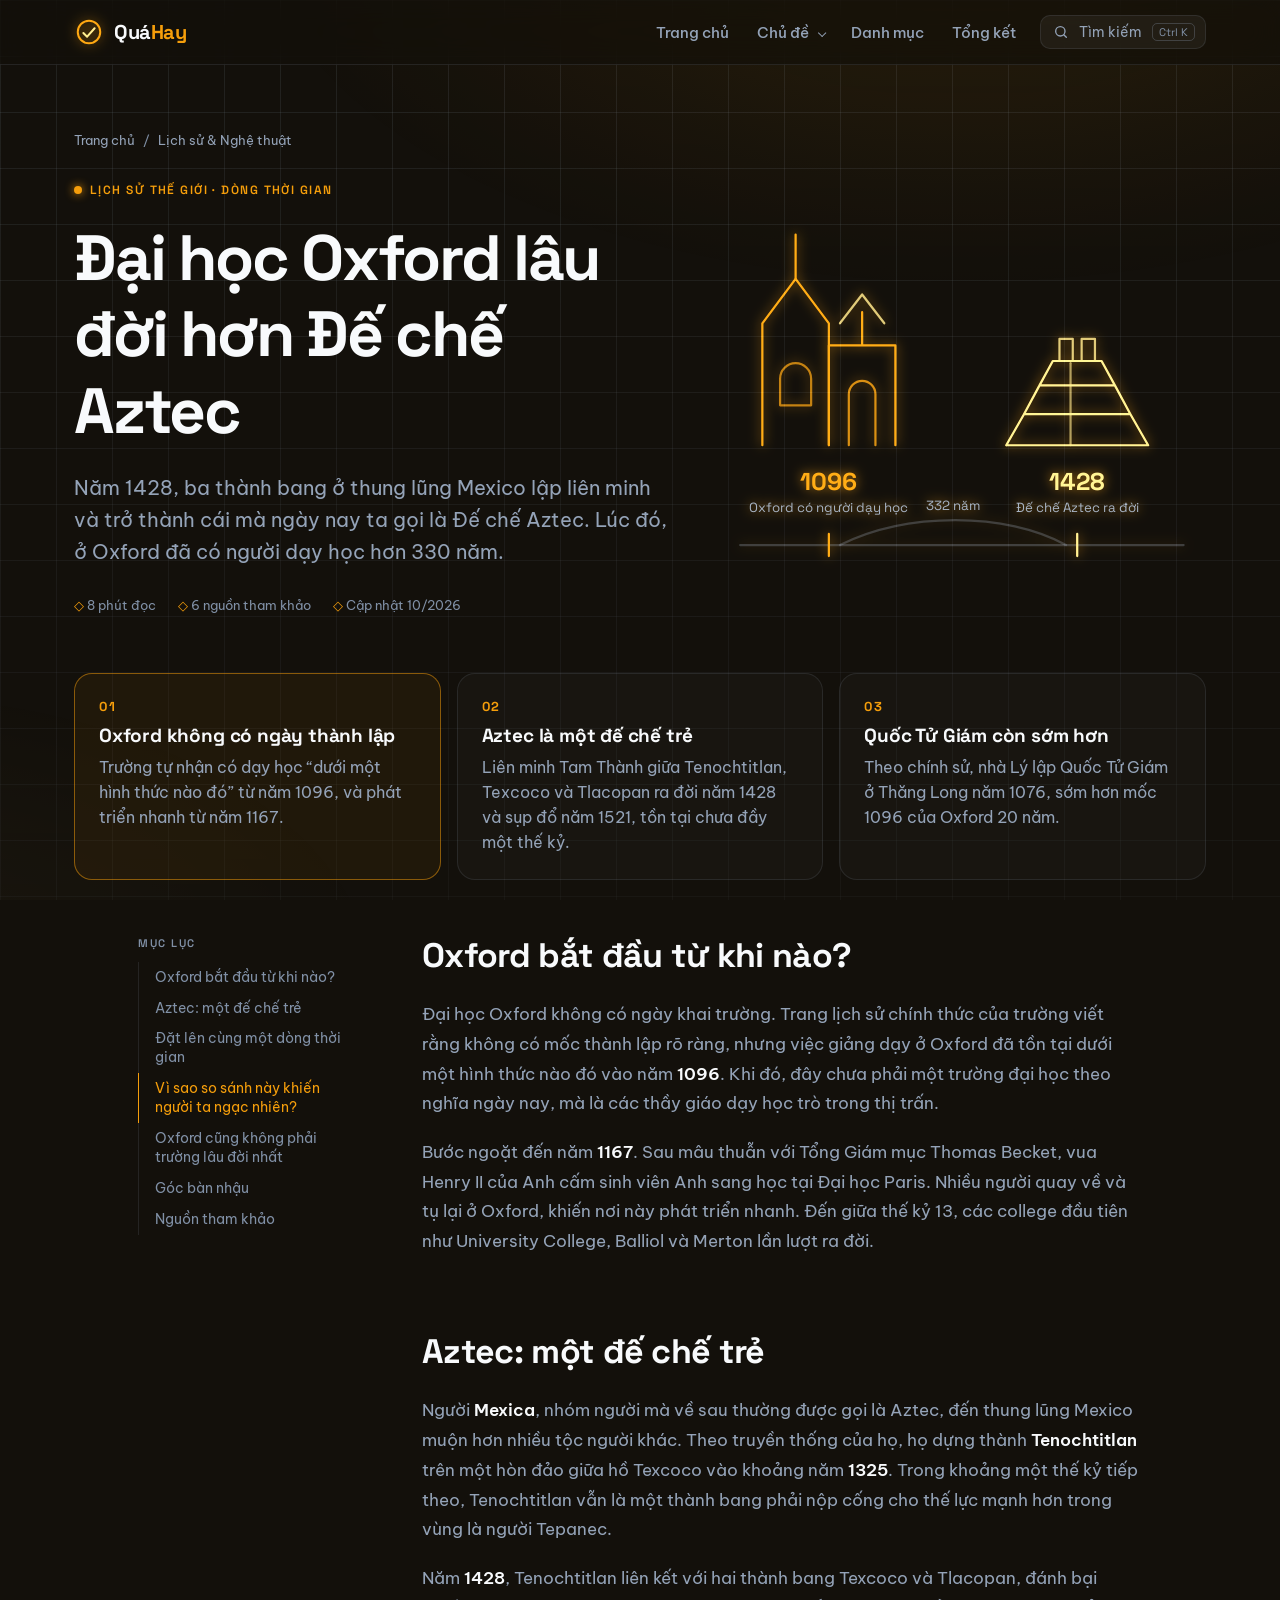
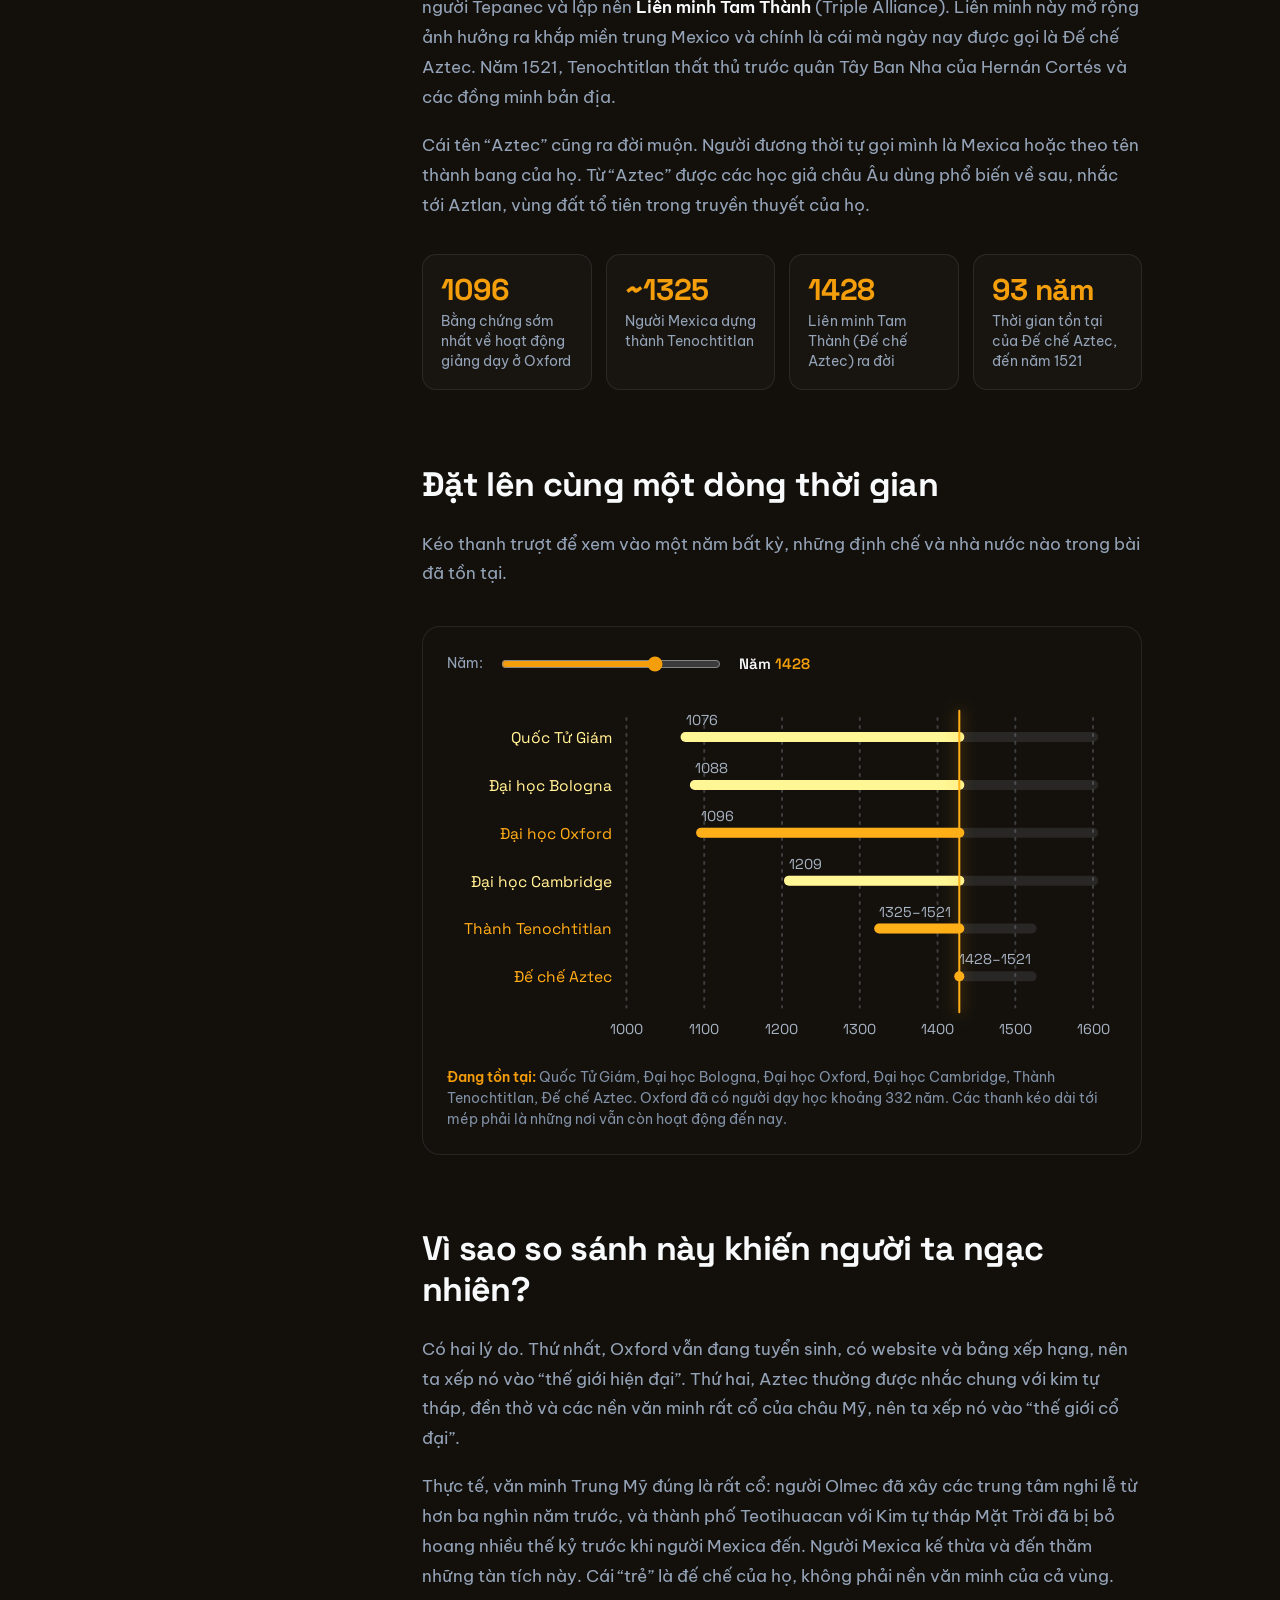
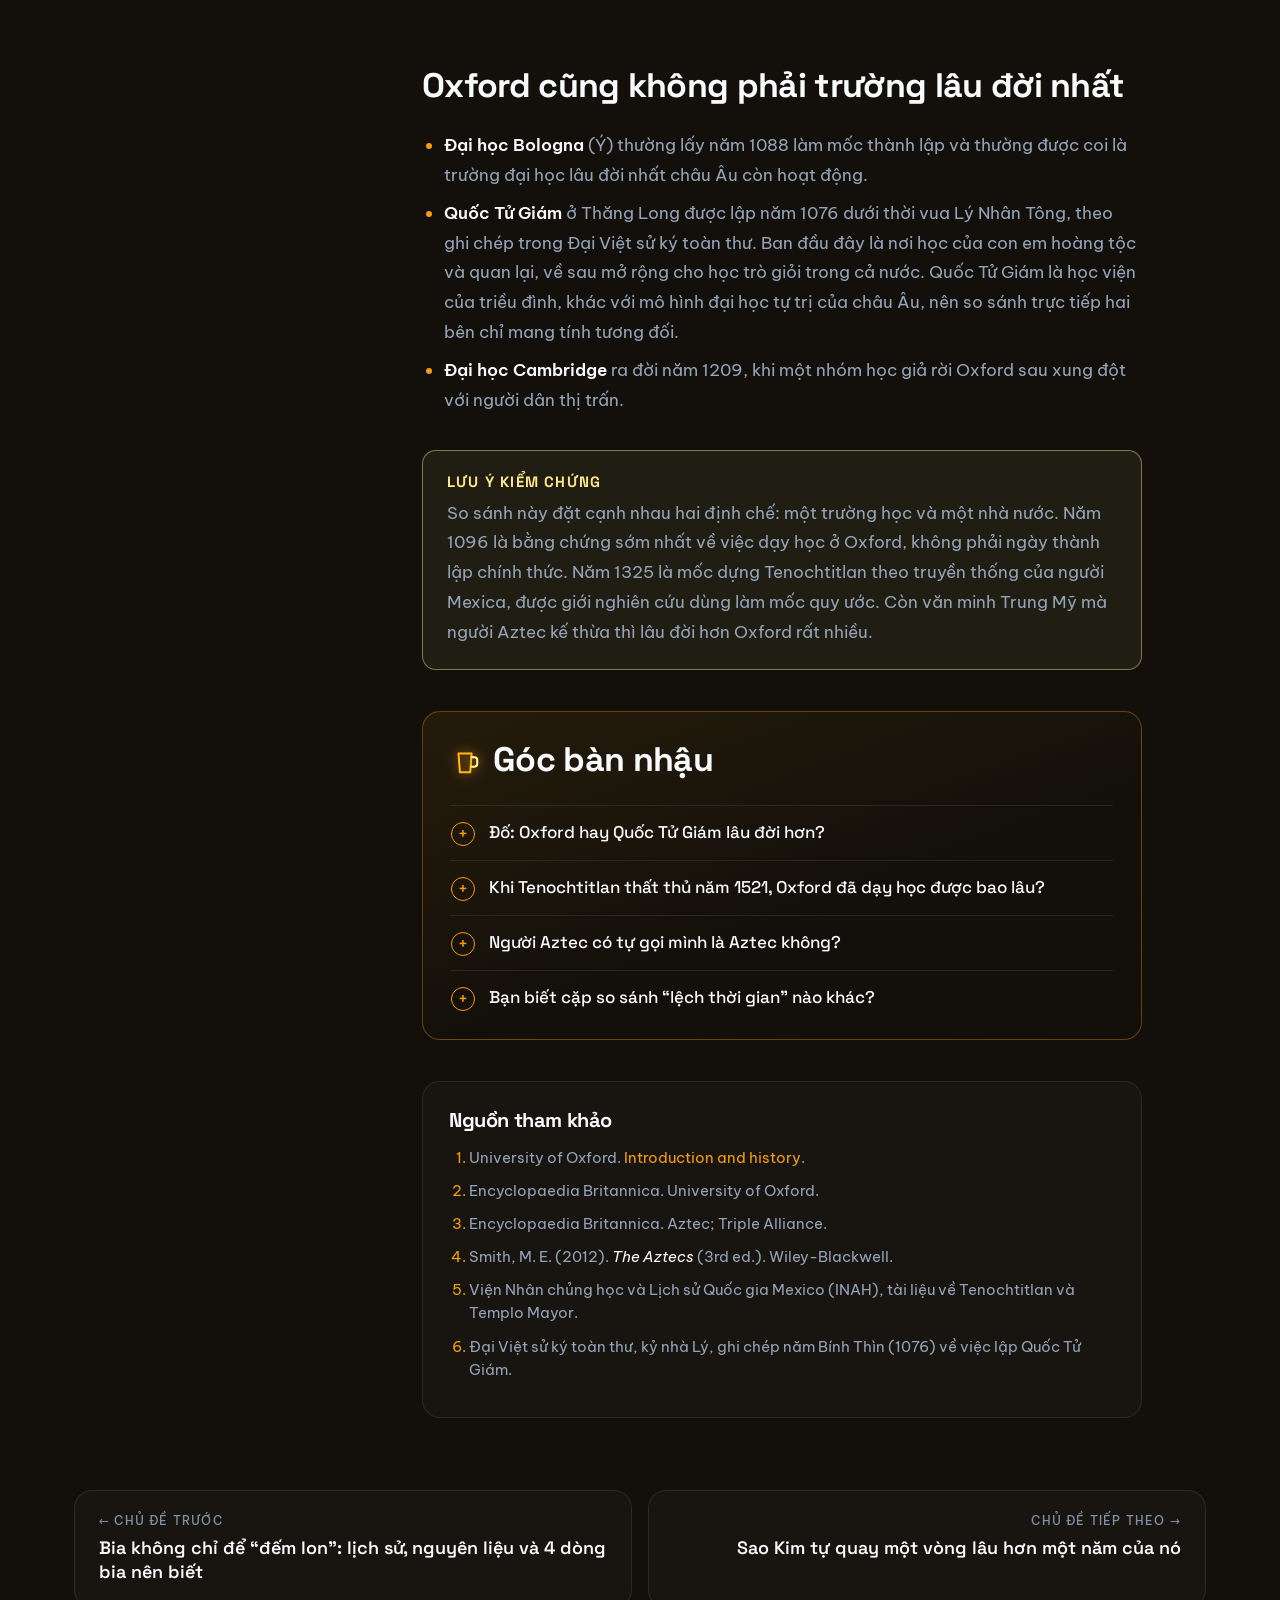
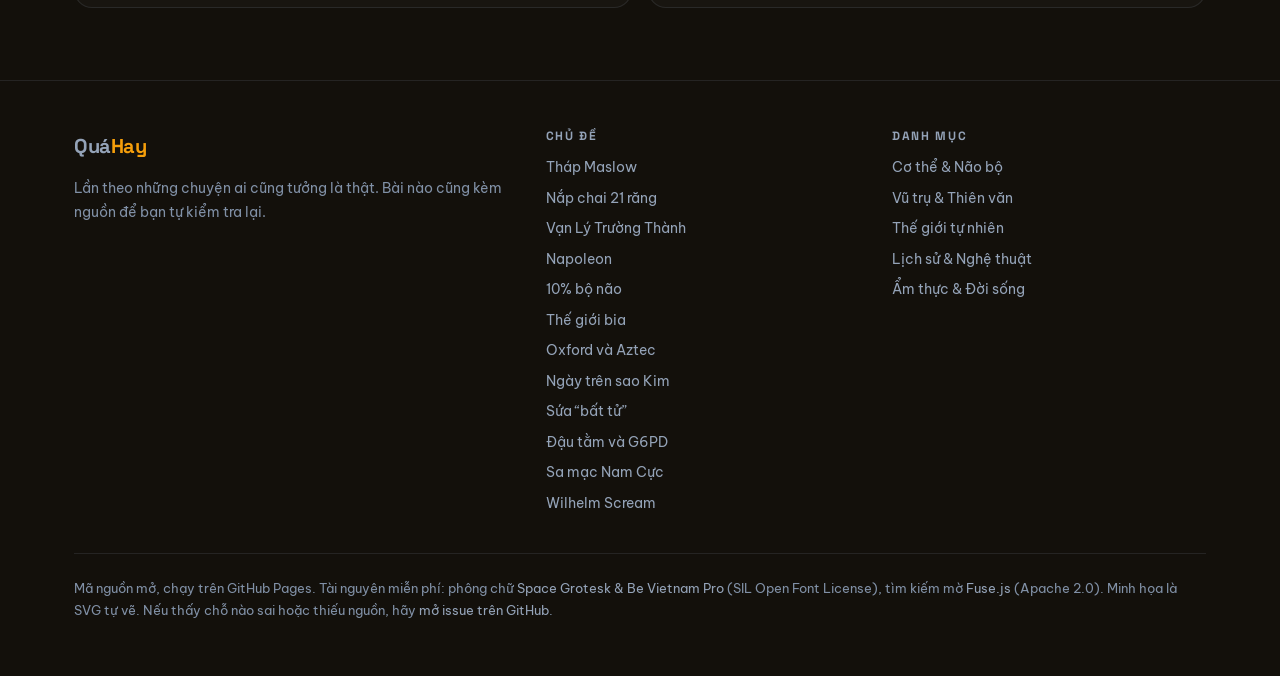
<file: topics/oxford-aztec.html>
<!doctype html>
<html lang="vi">
<head>
  <meta charset="utf-8">
  <script>document.documentElement.classList.add("js")</script>
  <meta name="viewport" content="width=device-width, initial-scale=1">
  <title>Đại học Oxford lâu đời hơn Đế chế Aztec — Quá Hay</title>
  <meta name="description" content="Oxford có hoạt động giảng dạy từ năm 1096, còn Đế chế Aztec (Liên minh Tam Thành) ra đời năm 1428. Dòng thời gian so sánh hai lịch sử tưởng chừng không liên quan.">
  <meta name="theme-color" content="#13100B">
  <link rel="icon" href="../assets/favicon.svg" type="image/svg+xml">
  <link rel="preconnect" href="https://fonts.googleapis.com">
  <link rel="preconnect" href="https://fonts.gstatic.com" crossorigin>
  <link href="https://fonts.googleapis.com/css2?family=Be+Vietnam+Pro:wght@400;500;600&family=Space+Grotesk:wght@500;600;700&display=swap&subset=vietnamese" rel="stylesheet">
  <link rel="stylesheet" href="../assets/css/style.css">
</head>
<body data-page="article" data-theme="history" data-root="../" data-slug="oxford-aztec">
<main id="main">

<section class="art-hero">
  <div class="wrap">
    <div class="reveal">
      <nav class="crumbs" aria-label="Breadcrumb"><a href="../index.html">Trang chủ</a><span>/</span><a href="../index.html?cat=history#danh-muc">Lịch sử &amp; Nghệ thuật</a></nav>
      <span class="tag">Lịch sử thế giới · Dòng thời gian</span>
      <h1>Đại học Oxford lâu đời hơn Đế chế Aztec</h1>
      <p class="dek">Năm 1428, ba thành bang ở thung lũng Mexico lập liên minh và trở thành cái mà ngày nay ta gọi là Đế chế Aztec. Lúc đó, ở Oxford đã có người dạy học hơn 330 năm.</p>
      <div class="art-meta"><span>8 phút đọc</span><span>6 nguồn tham khảo</span><span>Cập nhật 10/2026</span></div>
    </div>
    <div class="art-hero-art">
      <svg class="art draw glow" viewBox="0 0 440 380" role="img" aria-label="Tòa nhà kiểu Gothic của Oxford và kim tự tháp đền thờ Aztec trên một trục thời gian">
        <!-- Oxford gothic facade -->
        <path class="p" d="M40 260V150l30-40 30 40v110" style="--dur:2.2s"/>
        <path class="p" d="M100 260V170h60v90M70 110V70M130 170v-30"/>
        <path class="p" d="M118 260v-46a12 12 0 0 1 24 0v46" opacity=".8"/>
        <path class="p" d="M56 200a14 14 0 0 1 28 0v24H56z" opacity=".7"/>
        <path class="a" d="M110 150l20-26 20 26" opacity=".8"/>
        <text class="tp fade" x="100" y="300" text-anchor="middle" font-size="22" font-weight="700">1096</text>
        <text class="t fade" x="100" y="320" text-anchor="middle">Oxford có người dạy học</text>
        <!-- Aztec twin temple pyramid -->
        <path class="a" d="M260 260l16-28h96l16 28zM276 232l14-26h68l14 26zM290 206l12-22h44l12 22z"/>
        <path class="a" d="M308 184v-20h12v20M328 184v-20h12v20" opacity=".8"/>
        <path class="a" d="M318 260v-74" stroke-dasharray="3 5" opacity=".6"/>
        <text class="ta fade" x="324" y="300" text-anchor="middle" font-size="22" font-weight="700">1428</text>
        <text class="t fade" x="324" y="320" text-anchor="middle">Đế chế Aztec ra đời</text>
        <!-- time axis -->
        <path class="m" d="M20 350H420"/>
        <path class="p" d="M100 340v20"/><path class="a" d="M324 340v20"/>
        <path class="m" d="M110 350c60-30 150-30 204 0" stroke-dasharray="4 6"/>
        <text class="t fade" x="212" y="318" text-anchor="middle">332 năm</text>
      </svg>
    </div>
  </div>
</section>

<section class="wrap">
  <div class="quick reveal">
    <div><span class="quick-n">01</span><h2>Oxford không có ngày thành lập</h2><p>Trường tự nhận có dạy học “dưới một hình thức nào đó” từ năm 1096, và phát triển nhanh từ năm 1167.</p></div>
    <div><span class="quick-n">02</span><h2>Aztec là một đế chế trẻ</h2><p>Liên minh Tam Thành giữa Tenochtitlan, Texcoco và Tlacopan ra đời năm 1428 và sụp đổ năm 1521, tồn tại chưa đầy một thế kỷ.</p></div>
    <div><span class="quick-n">03</span><h2>Quốc Tử Giám còn sớm hơn</h2><p>Theo chính sử, nhà Lý lập Quốc Tử Giám ở Thăng Long năm 1076, sớm hơn mốc 1096 của Oxford 20 năm.</p></div>
  </div>
</section>

<div class="wrap art-layout">
  <aside class="toc" aria-label="Mục lục"><b>Mục lục</b><ol></ol></aside>
  <article class="prose">

    <h2 id="oxford">Oxford bắt đầu từ khi nào?</h2>
    <p>Đại học Oxford không có ngày khai trường. Trang lịch sử chính thức của trường viết rằng không có mốc thành lập rõ ràng, nhưng việc giảng dạy ở Oxford đã tồn tại dưới một hình thức nào đó vào năm <strong>1096</strong>. Khi đó, đây chưa phải một trường đại học theo nghĩa ngày nay, mà là các thầy giáo dạy học trò trong thị trấn.</p>
    <p>Bước ngoặt đến năm <strong>1167</strong>. Sau mâu thuẫn với Tổng Giám mục Thomas Becket, vua Henry II của Anh cấm sinh viên Anh sang học tại Đại học Paris. Nhiều người quay về và tụ lại ở Oxford, khiến nơi này phát triển nhanh. Đến giữa thế kỷ 13, các college đầu tiên như University College, Balliol và Merton lần lượt ra đời.</p>

    <h2 id="aztec">Aztec: một đế chế trẻ</h2>
    <p>Người <strong>Mexica</strong>, nhóm người mà về sau thường được gọi là Aztec, đến thung lũng Mexico muộn hơn nhiều tộc người khác. Theo truyền thống của họ, họ dựng thành <strong>Tenochtitlan</strong> trên một hòn đảo giữa hồ Texcoco vào khoảng năm <strong>1325</strong>. Trong khoảng một thế kỷ tiếp theo, Tenochtitlan vẫn là một thành bang phải nộp cống cho thế lực mạnh hơn trong vùng là người Tepanec.</p>
    <p>Năm <strong>1428</strong>, Tenochtitlan liên kết với hai thành bang Texcoco và Tlacopan, đánh bại người Tepanec và lập nên <strong>Liên minh Tam Thành</strong> (Triple Alliance). Liên minh này mở rộng ảnh hưởng ra khắp miền trung Mexico và chính là cái mà ngày nay được gọi là Đế chế Aztec. Năm 1521, Tenochtitlan thất thủ trước quân Tây Ban Nha của Hernán Cortés và các đồng minh bản địa.</p>
    <p>Cái tên “Aztec” cũng ra đời muộn. Người đương thời tự gọi mình là Mexica hoặc theo tên thành bang của họ. Từ “Aztec” được các học giả châu Âu dùng phổ biến về sau, nhắc tới Aztlan, vùng đất tổ tiên trong truyền thuyết của họ.</p>

    <div class="stats">
      <div class="stat"><b>1096</b><span>Bằng chứng sớm nhất về hoạt động giảng dạy ở Oxford</span></div>
      <div class="stat"><b>~1325</b><span>Người Mexica dựng thành Tenochtitlan</span></div>
      <div class="stat"><b>1428</b><span>Liên minh Tam Thành (Đế chế Aztec) ra đời</span></div>
      <div class="stat"><b>93 năm</b><span>Thời gian tồn tại của Đế chế Aztec, đến năm 1521</span></div>
    </div>

    <h2 id="dong-thoi-gian">Đặt lên cùng một dòng thời gian</h2>
    <p>Kéo thanh trượt để xem vào một năm bất kỳ, những định chế và nhà nước nào trong bài đã tồn tại.</p>

    <figure class="figure reveal">
      <div class="controls">
        <label for="year">Năm:</label>
        <input id="year" type="range" min="1000" max="1600" value="1428" step="1">
        <span class="readout" id="year-out"></span>
      </div>
      <svg id="timeline" class="art" viewBox="0 0 560 300" role="img" aria-label="Dòng thời gian từ năm 1000 đến 1600"></svg>
      <figcaption id="timeline-cap"></figcaption>
    </figure>

    <h2 id="vi-sao-ngac-nhien">Vì sao so sánh này khiến người ta ngạc nhiên?</h2>
    <p>Có hai lý do. Thứ nhất, Oxford vẫn đang tuyển sinh, có website và bảng xếp hạng, nên ta xếp nó vào “thế giới hiện đại”. Thứ hai, Aztec thường được nhắc chung với kim tự tháp, đền thờ và các nền văn minh rất cổ của châu Mỹ, nên ta xếp nó vào “thế giới cổ đại”.</p>
    <p>Thực tế, văn minh Trung Mỹ đúng là rất cổ: người Olmec đã xây các trung tâm nghi lễ từ hơn ba nghìn năm trước, và thành phố Teotihuacan với Kim tự tháp Mặt Trời đã bị bỏ hoang nhiều thế kỷ trước khi người Mexica đến. Người Mexica kế thừa và đến thăm những tàn tích này. Cái “trẻ” là đế chế của họ, không phải nền văn minh của cả vùng.</p>

    <h2 id="khong-phai-lau-doi-nhat">Oxford cũng không phải trường lâu đời nhất</h2>
    <ul>
      <li><strong>Đại học Bologna</strong> (Ý) thường lấy năm 1088 làm mốc thành lập và thường được coi là trường đại học lâu đời nhất châu Âu còn hoạt động.</li>
      <li><strong>Quốc Tử Giám</strong> ở Thăng Long được lập năm 1076 dưới thời vua Lý Nhân Tông, theo ghi chép trong Đại Việt sử ký toàn thư. Ban đầu đây là nơi học của con em hoàng tộc và quan lại, về sau mở rộng cho học trò giỏi trong cả nước. Quốc Tử Giám là học viện của triều đình, khác với mô hình đại học tự trị của châu Âu, nên so sánh trực tiếp hai bên chỉ mang tính tương đối.</li>
      <li><strong>Đại học Cambridge</strong> ra đời năm 1209, khi một nhóm học giả rời Oxford sau xung đột với người dân thị trấn.</li>
    </ul>

    <div class="callout">
      <h4>Lưu ý kiểm chứng</h4>
      <p>So sánh này đặt cạnh nhau hai định chế: một trường học và một nhà nước. Năm 1096 là bằng chứng sớm nhất về việc dạy học ở Oxford, không phải ngày thành lập chính thức. Năm 1325 là mốc dựng Tenochtitlan theo truyền thống của người Mexica, được giới nghiên cứu dùng làm mốc quy ước. Còn văn minh Trung Mỹ mà người Aztec kế thừa thì lâu đời hơn Oxford rất nhiều.</p>
    </div>

    <section class="bar-talk">
      <h2 id="ban-nhau" data-toc="Góc bàn nhậu"><svg class="art glow" viewBox="0 0 32 32"><path class="p" d="M8 8h14l-1.5 20h-11z"/><path class="a" d="M22 12h3a3 3 0 0 1 3 3v4a3 3 0 0 1-3 3h-3"/></svg>Góc bàn nhậu</h2>
      <details><summary>Đố: Oxford hay Quốc Tử Giám lâu đời hơn?</summary>
        <div><p>Quốc Tử Giám, nếu tính theo mốc 1076 trong chính sử so với mốc 1096 của Oxford. Có thể cãi tiếp rằng hai nơi là hai mô hình khác nhau: một học viện của triều đình và một cộng đồng thầy trò tự trị.</p></div></details>
      <details><summary>Khi Tenochtitlan thất thủ năm 1521, Oxford đã dạy học được bao lâu?</summary>
        <div><p>Khoảng 425 năm, tính từ năm 1096.</p></div></details>
      <details><summary>Người Aztec có tự gọi mình là Aztec không?</summary>
        <div><p>Không. Họ tự gọi là Mexica, hoặc theo tên thành bang như Tenochca. Tên nước Mexico ngày nay bắt nguồn từ chữ Mexica.</p></div></details>
      <details><summary>Bạn biết cặp so sánh “lệch thời gian” nào khác?</summary>
        <div><p>Không có đáp án đúng. Một gợi ý: Oxford đã có người dạy học khi Thành Cát Tư Hãn còn chưa ra đời (ông sinh khoảng năm 1162).</p></div></details>
    </section>

    <section class="sources">
      <h2 id="nguon">Nguồn tham khảo</h2>
      <ol>
        <li>University of Oxford. <a href="https://www.ox.ac.uk/about/organisation/history" rel="noopener">Introduction and history</a>.</li>
        <li>Encyclopaedia Britannica. University of Oxford.</li>
        <li>Encyclopaedia Britannica. Aztec; Triple Alliance.</li>
        <li>Smith, M. E. (2012). <em>The Aztecs</em> (3rd ed.). Wiley-Blackwell.</li>
        <li>Viện Nhân chủng học và Lịch sử Quốc gia Mexico (INAH), tài liệu về Tenochtitlan và Templo Mayor.</li>
        <li>Đại Việt sử ký toàn thư, kỷ nhà Lý, ghi chép năm Bính Thìn (1076) về việc lập Quốc Tử Giám.</li>
      </ol>
    </section>
  </article>
</div>

<div class="wrap"><nav class="pager" aria-label="Chủ đề khác"></nav></div>
</main>

<script src="../assets/vendor/fuse.min.js"></script>
<script src="../assets/js/data.js"></script>
<script>
(function () {
  const rows = [
    { l: "Quốc Tử Giám", a: 1076, b: null, c: "a" },
    { l: "Đại học Bologna", a: 1088, b: null, c: "a" },
    { l: "Đại học Oxford", a: 1096, b: null, c: "p" },
    { l: "Đại học Cambridge", a: 1209, b: null, c: "a" },
    { l: "Thành Tenochtitlan", a: 1325, b: 1521, c: "p" },
    { l: "Đế chế Aztec", a: 1428, b: 1521, c: "p" }
  ];
  const X0 = 150, X1 = 540, Y0 = 1000, Y1 = 1600;
  const x = (y) => X0 + ((y - Y0) / (Y1 - Y0)) * (X1 - X0);
  const svg = document.getElementById("timeline"), input = document.getElementById("year");
  const out = document.getElementById("year-out"), cap = document.getElementById("timeline-cap");
  function render() {
    const yr = +input.value;
    let s = "";
    [1000, 1100, 1200, 1300, 1400, 1500, 1600].forEach((t) => {
      s += `<path class="m" d="M${x(t)} 20V262" stroke-dasharray="2 6"/><text class="t" x="${x(t)}" y="284" text-anchor="middle">${t}</text>`;
    });
    rows.forEach((r, i) => {
      const y = 36 + i * 40, end = r.b || Y1, on = yr >= r.a && yr <= (r.b || Infinity);
      s += `<text class="${on ? (r.c === "p" ? "tp" : "ta") : "t"}" x="${X0 - 12}" y="${y + 5}" text-anchor="end" font-size="13">${r.l}</text>
        <path class="m" d="M${x(r.a)} ${y}H${x(end)}" stroke-width="10" opacity=".5"/>
        <path class="${r.c}" d="M${x(r.a)} ${y}H${x(Math.min(end, Math.max(r.a, yr)))}" stroke-width="10" opacity="${yr >= r.a ? 1 : 0}"/>
        <text class="t" x="${x(r.a)}" y="${y - 10}" font-size="10">${r.a}${r.b ? "–" + r.b : ""}</text>`;
    });
    s += `<g class="glow"><path class="p" d="M${x(yr)} 14V266" stroke-width="2"/></g>`;
    svg.innerHTML = s;
    const live = rows.filter((r) => yr >= r.a && yr <= (r.b || Infinity)).map((r) => r.l);
    out.innerHTML = `Năm <em>${yr}</em>`;
    const oxAge = yr - 1096;
    cap.innerHTML = (live.length ? `<b>Đang tồn tại:</b> ${live.join(", ")}.` : "<b>Chưa có định chế nào trong danh sách.</b>") +
      (oxAge > 0 ? ` Oxford đã có người dạy học khoảng ${oxAge} năm.` : "") +
      " Các thanh kéo dài tới mép phải là những nơi vẫn còn hoạt động đến nay.";
  }
  input.addEventListener("input", render);
  render();
})();
</script>
<script src="../assets/js/main.js"></script>
</body>
</html>
</file>
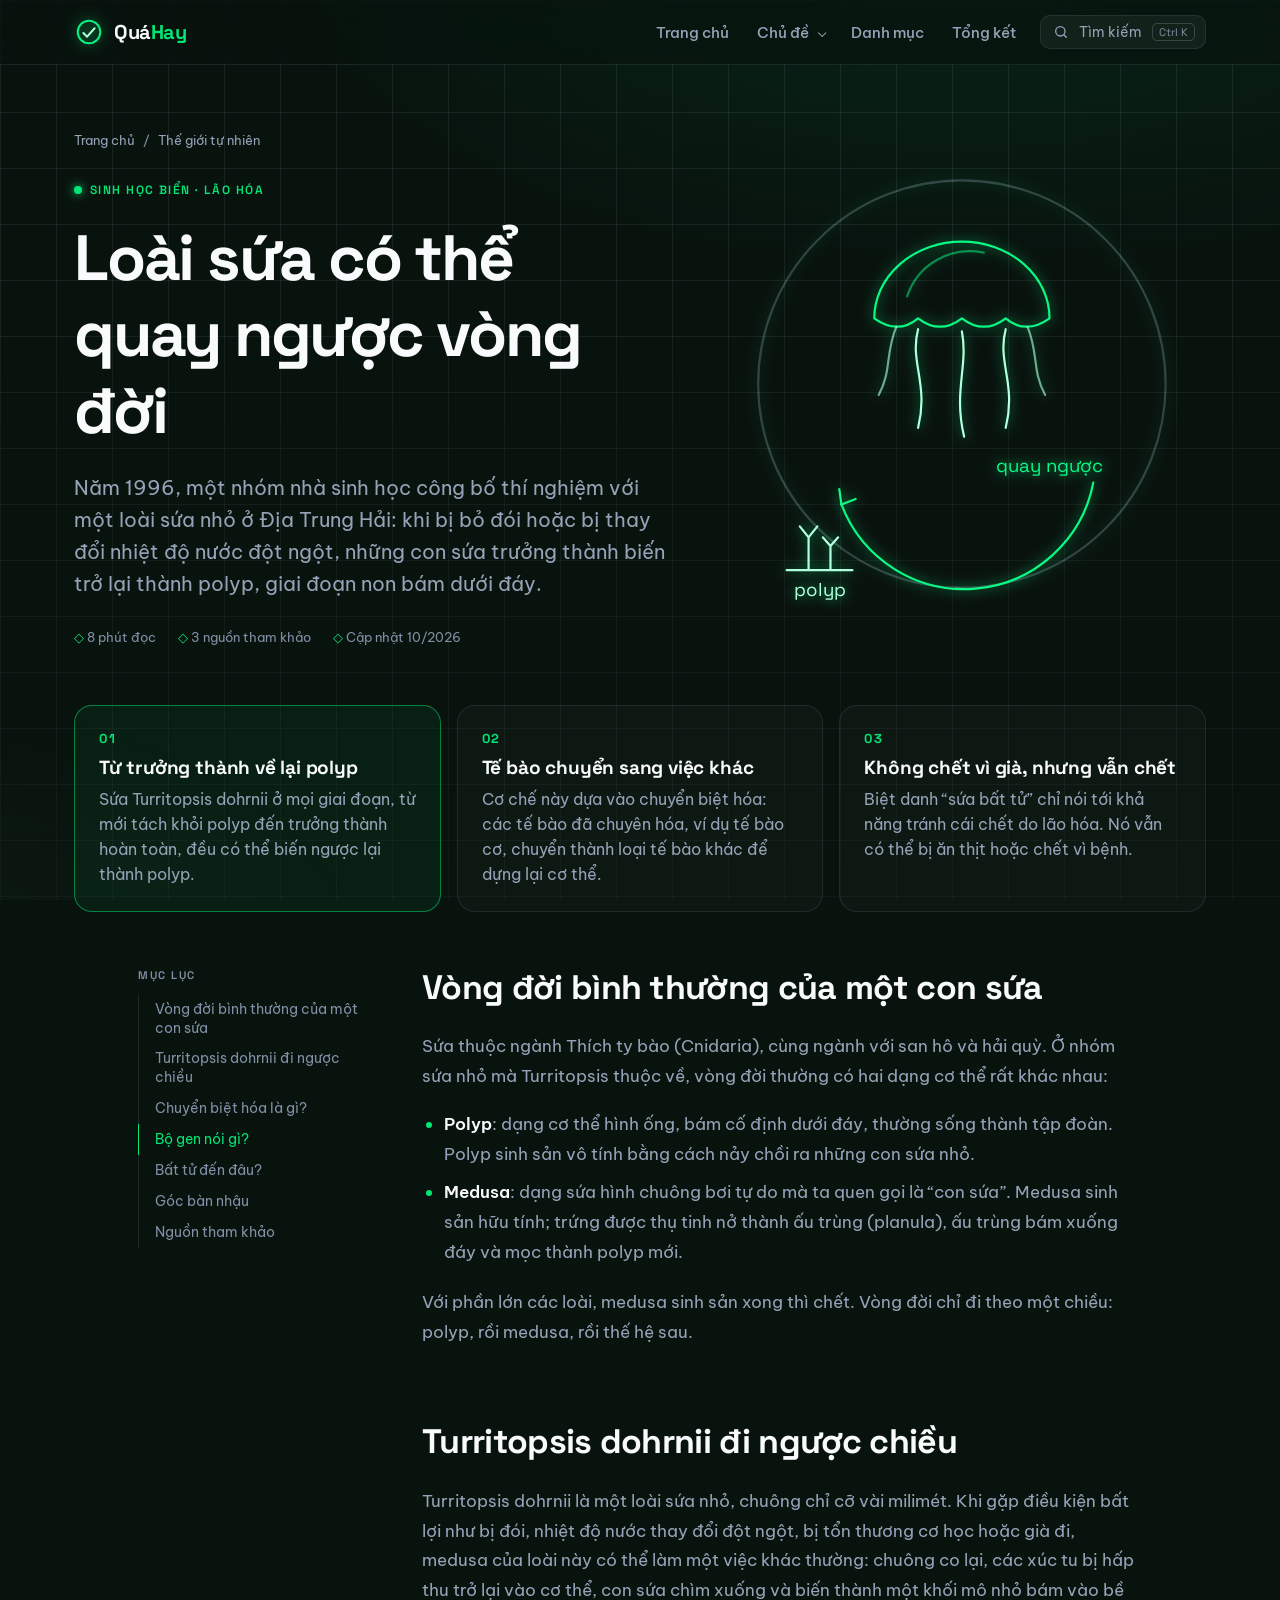
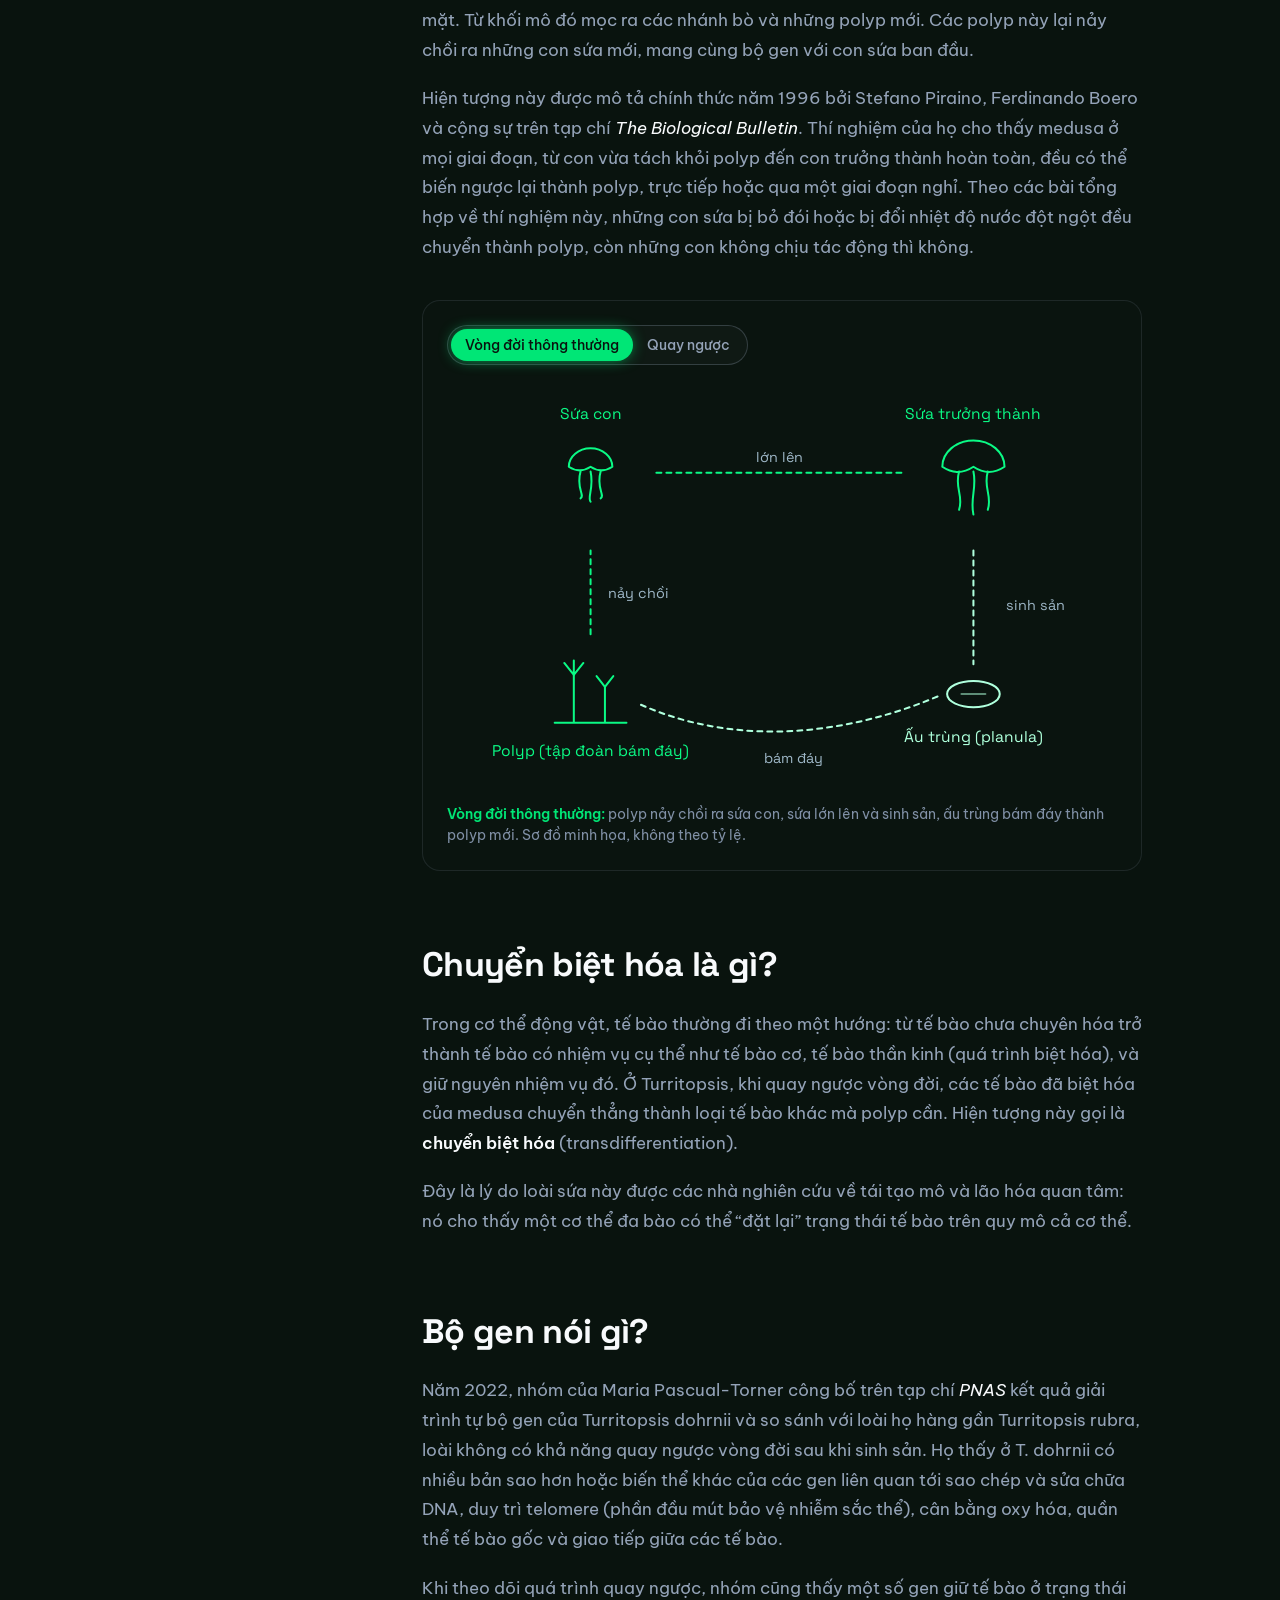
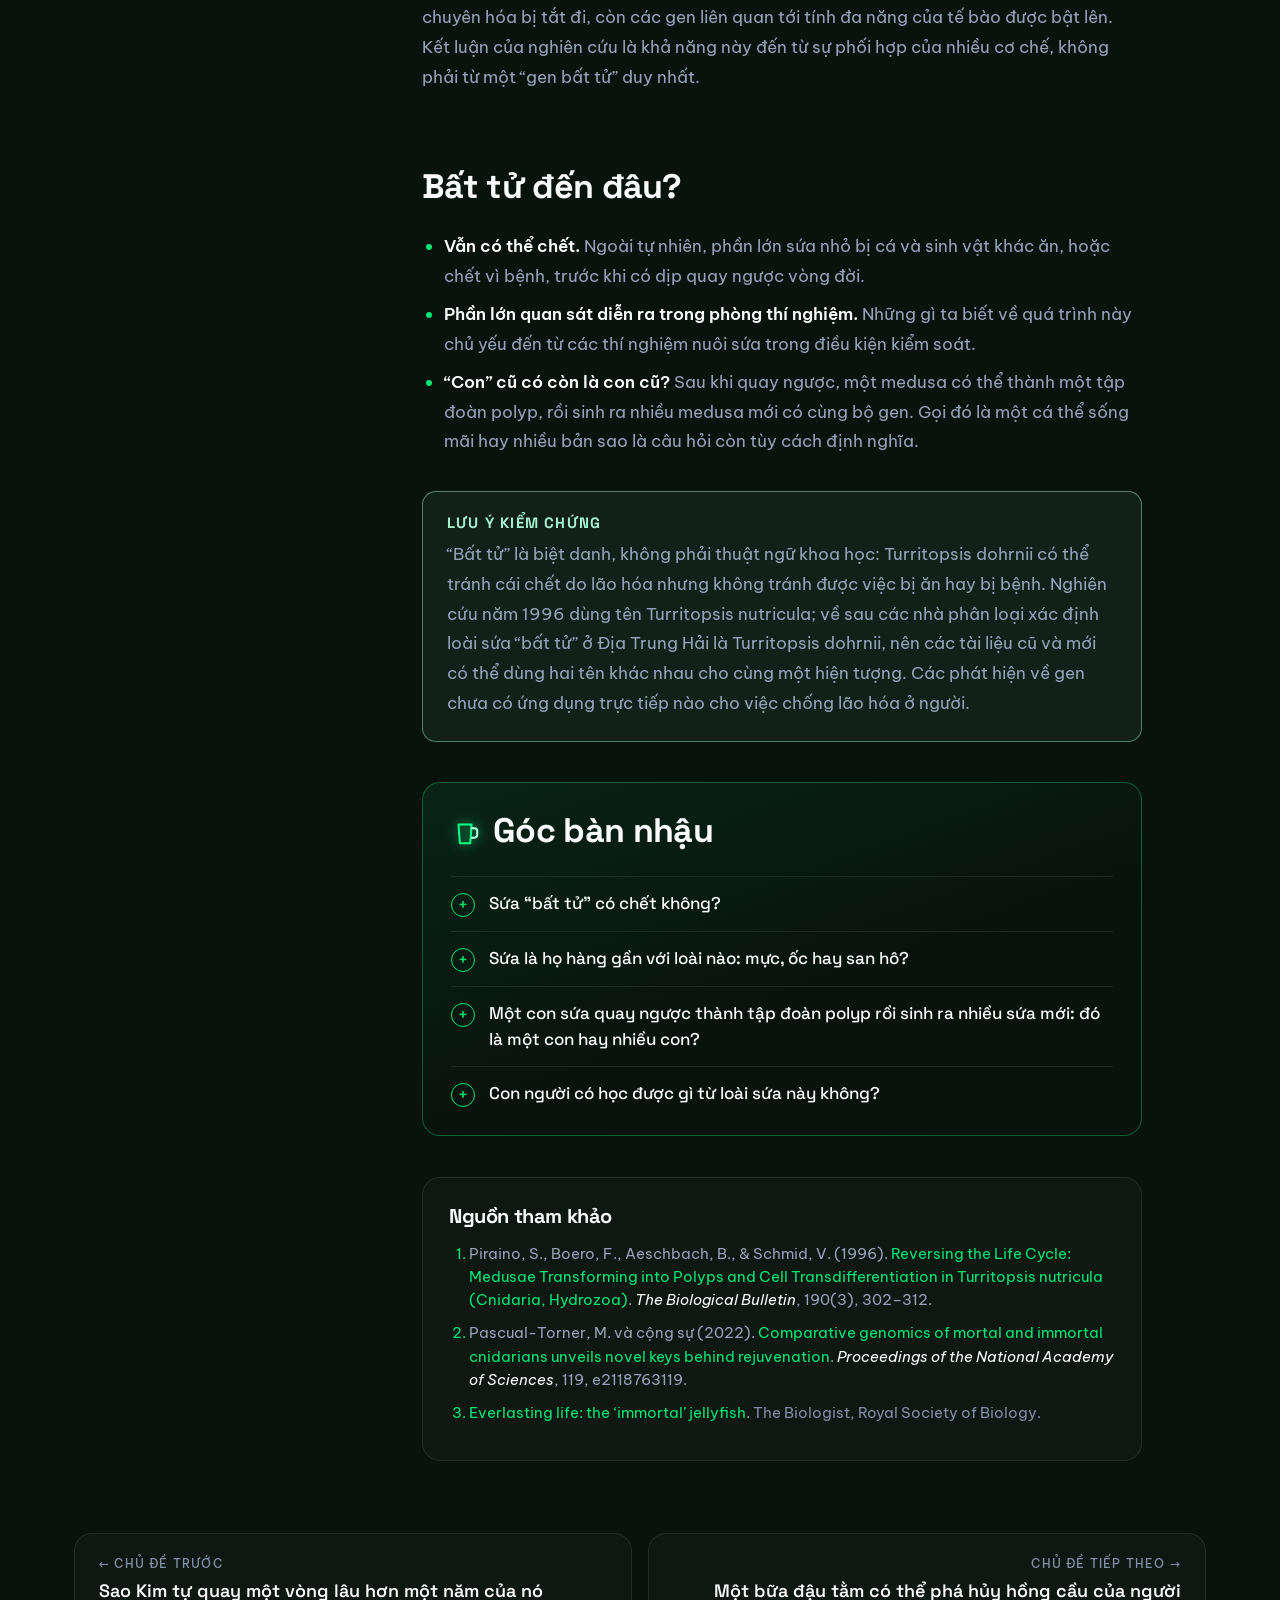
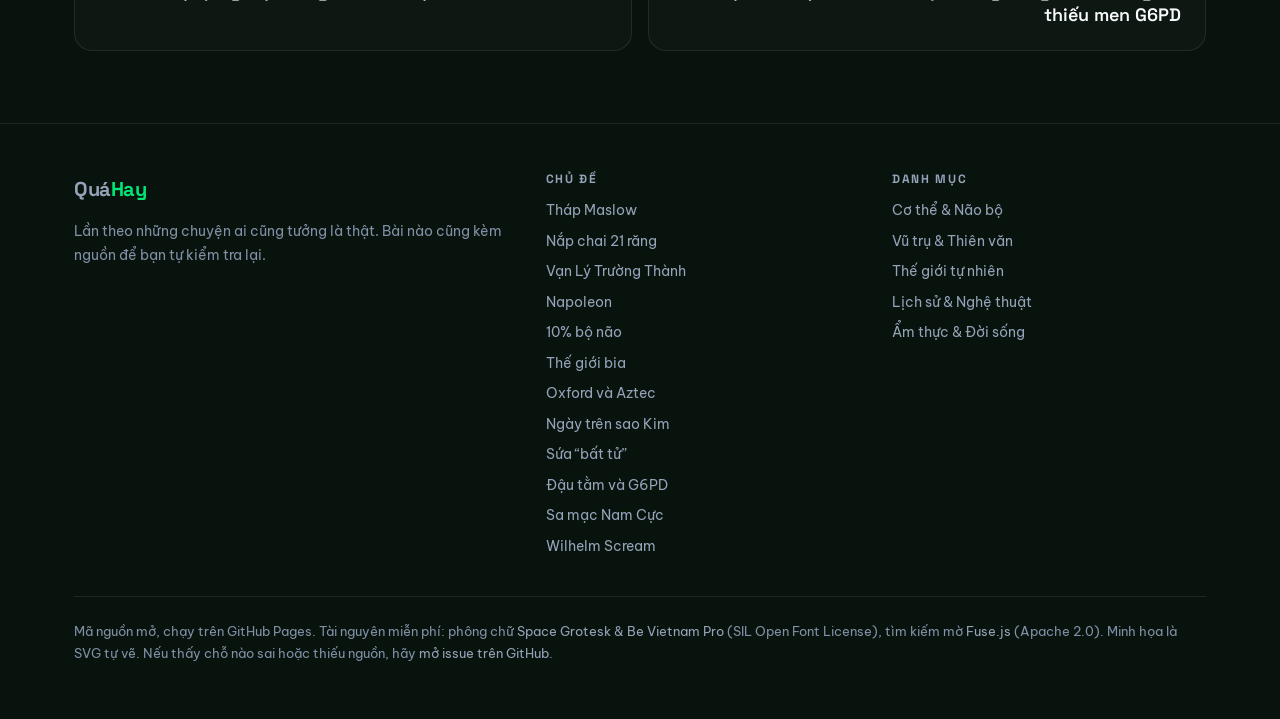
<file: topics/sua-bat-tu.html>
<!doctype html>
<html lang="vi">
<head>
  <meta charset="utf-8">
  <script>document.documentElement.classList.add("js")</script>
  <meta name="viewport" content="width=device-width, initial-scale=1">
  <title>Loài sứa có thể quay ngược vòng đời — Quá Hay</title>
  <meta name="description" content="Sứa Turritopsis dohrnii có thể biến từ con trưởng thành trở lại thành polyp non nhờ cơ chế chuyển biệt hóa tế bào. Vì sao nó được gọi là sứa bất tử, và bất tử đến đâu.">
  <meta name="theme-color" content="#09130E">
  <link rel="icon" href="../assets/favicon.svg" type="image/svg+xml">
  <link rel="preconnect" href="https://fonts.googleapis.com">
  <link rel="preconnect" href="https://fonts.gstatic.com" crossorigin>
  <link href="https://fonts.googleapis.com/css2?family=Be+Vietnam+Pro:wght@400;500;600&family=Space+Grotesk:wght@500;600;700&display=swap&subset=vietnamese" rel="stylesheet">
  <link rel="stylesheet" href="../assets/css/style.css">
  <style>
    .stage { transition: opacity .5s ease; }
    .stage.dim { opacity: .22; }
    .flow { transition: opacity .5s ease; }
    .flow.hide { opacity: 0; }
    .jelly-bob { animation: float 4s ease-in-out infinite; transform-box: fill-box; }
  </style>
</head>
<body data-page="article" data-theme="nature" data-root="../" data-slug="sua-bat-tu">
<main id="main">

<section class="art-hero">
  <div class="wrap">
    <div class="reveal">
      <nav class="crumbs" aria-label="Breadcrumb"><a href="../index.html">Trang chủ</a><span>/</span><a href="../index.html?cat=nature#danh-muc">Thế giới tự nhiên</a></nav>
      <span class="tag">Sinh học biển · Lão hóa</span>
      <h1>Loài sứa có thể quay ngược vòng đời</h1>
      <p class="dek">Năm 1996, một nhóm nhà sinh học công bố thí nghiệm với một loài sứa nhỏ ở Địa Trung Hải: khi bị bỏ đói hoặc bị thay đổi nhiệt độ nước đột ngột, những con sứa trưởng thành biến trở lại thành polyp, giai đoạn non bám dưới đáy.</p>
      <div class="art-meta"><span>8 phút đọc</span><span>3 nguồn tham khảo</span><span>Cập nhật 10/2026</span></div>
    </div>
    <div class="art-hero-art">
      <svg class="art draw glow" viewBox="0 0 420 420" role="img" aria-label="Con sứa trưởng thành và mũi tên quay ngược về polyp">
        <circle class="m" cx="210" cy="210" r="186" stroke-dasharray="2 8"/>
        <g class="jelly-bob">
          <path class="p" d="M130 150a80 70 0 0 1 160 0c-14 10-28 10-40 0-13 10-27 10-40 0-13 10-27 10-40 0-12 10-26 10-40 0z" style="--dur:2.4s"/>
          <path class="p" d="M160 130c10-30 40-46 70-40" opacity=".5"/>
          <path class="a" d="M170 160c-8 30 10 50 0 90M210 162c6 32-8 54 2 96M250 160c-8 30 10 50 0 90"/>
          <path class="a" d="M150 158c-10 24-4 40-16 62M270 158c10 24 4 40 16 62" opacity=".6"/>
        </g>
        <path class="p" d="M330 300a120 120 0 0 1-230 20" stroke-dasharray="5 6"/>
        <path class="p" d="M100 320l-2-14M100 320l13-5"/>
        <path class="a" d="M70 380v-30M70 350l-8-10M70 350l8-10M90 380v-22M90 358l-7-8M90 358l7-8M50 380h60"/>
        <text class="ta fade" x="80" y="404" text-anchor="middle">polyp</text>
        <text class="tp fade" x="290" y="290" text-anchor="middle">quay ngược</text>
      </svg>
    </div>
  </div>
</section>

<section class="wrap">
  <div class="quick reveal">
    <div><span class="quick-n">01</span><h2>Từ trưởng thành về lại polyp</h2><p>Sứa Turritopsis dohrnii ở mọi giai đoạn, từ mới tách khỏi polyp đến trưởng thành hoàn toàn, đều có thể biến ngược lại thành polyp.</p></div>
    <div><span class="quick-n">02</span><h2>Tế bào chuyển sang việc khác</h2><p>Cơ chế này dựa vào chuyển biệt hóa: các tế bào đã chuyên hóa, ví dụ tế bào cơ, chuyển thành loại tế bào khác để dựng lại cơ thể.</p></div>
    <div><span class="quick-n">03</span><h2>Không chết vì già, nhưng vẫn chết</h2><p>Biệt danh “sứa bất tử” chỉ nói tới khả năng tránh cái chết do lão hóa. Nó vẫn có thể bị ăn thịt hoặc chết vì bệnh.</p></div>
  </div>
</section>

<div class="wrap art-layout">
  <aside class="toc" aria-label="Mục lục"><b>Mục lục</b><ol></ol></aside>
  <article class="prose">

    <h2 id="vong-doi">Vòng đời bình thường của một con sứa</h2>
    <p>Sứa thuộc ngành Thích ty bào (Cnidaria), cùng ngành với san hô và hải quỳ. Ở nhóm sứa nhỏ mà Turritopsis thuộc về, vòng đời thường có hai dạng cơ thể rất khác nhau:</p>
    <ul>
      <li><strong>Polyp</strong>: dạng cơ thể hình ống, bám cố định dưới đáy, thường sống thành tập đoàn. Polyp sinh sản vô tính bằng cách nảy chồi ra những con sứa nhỏ.</li>
      <li><strong>Medusa</strong>: dạng sứa hình chuông bơi tự do mà ta quen gọi là “con sứa”. Medusa sinh sản hữu tính; trứng được thụ tinh nở thành ấu trùng (planula), ấu trùng bám xuống đáy và mọc thành polyp mới.</li>
    </ul>
    <p>Với phần lớn các loài, medusa sinh sản xong thì chết. Vòng đời chỉ đi theo một chiều: polyp, rồi medusa, rồi thế hệ sau.</p>

    <h2 id="di-nguoc">Turritopsis dohrnii đi ngược chiều</h2>
    <p>Turritopsis dohrnii là một loài sứa nhỏ, chuông chỉ cỡ vài milimét. Khi gặp điều kiện bất lợi như bị đói, nhiệt độ nước thay đổi đột ngột, bị tổn thương cơ học hoặc già đi, medusa của loài này có thể làm một việc khác thường: chuông co lại, các xúc tu bị hấp thu trở lại vào cơ thể, con sứa chìm xuống và biến thành một khối mô nhỏ bám vào bề mặt. Từ khối mô đó mọc ra các nhánh bò và những polyp mới. Các polyp này lại nảy chồi ra những con sứa mới, mang cùng bộ gen với con sứa ban đầu.</p>
    <p>Hiện tượng này được mô tả chính thức năm 1996 bởi Stefano Piraino, Ferdinando Boero và cộng sự trên tạp chí <em>The Biological Bulletin</em>. Thí nghiệm của họ cho thấy medusa ở mọi giai đoạn, từ con vừa tách khỏi polyp đến con trưởng thành hoàn toàn, đều có thể biến ngược lại thành polyp, trực tiếp hoặc qua một giai đoạn nghỉ. Theo các bài tổng hợp về thí nghiệm này, những con sứa bị bỏ đói hoặc bị đổi nhiệt độ nước đột ngột đều chuyển thành polyp, còn những con không chịu tác động thì không.</p>

    <figure class="figure reveal">
      <div class="controls">
        <div class="seg" role="group" aria-label="Chọn vòng đời">
          <button type="button" data-mode="normal" aria-pressed="true">Vòng đời thông thường</button>
          <button type="button" data-mode="reverse" aria-pressed="false">Quay ngược</button>
        </div>
      </div>
      <svg id="cycle" class="art" viewBox="0 0 560 340" role="img" aria-label="Sơ đồ vòng đời sứa: polyp, sứa con, sứa trưởng thành, ấu trùng"></svg>
      <figcaption id="cycle-cap"></figcaption>
    </figure>

    <h2 id="chuyen-biet-hoa">Chuyển biệt hóa là gì?</h2>
    <p>Trong cơ thể động vật, tế bào thường đi theo một hướng: từ tế bào chưa chuyên hóa trở thành tế bào có nhiệm vụ cụ thể như tế bào cơ, tế bào thần kinh (quá trình biệt hóa), và giữ nguyên nhiệm vụ đó. Ở Turritopsis, khi quay ngược vòng đời, các tế bào đã biệt hóa của medusa chuyển thẳng thành loại tế bào khác mà polyp cần. Hiện tượng này gọi là <strong>chuyển biệt hóa</strong> (transdifferentiation).</p>
    <p>Đây là lý do loài sứa này được các nhà nghiên cứu về tái tạo mô và lão hóa quan tâm: nó cho thấy một cơ thể đa bào có thể “đặt lại” trạng thái tế bào trên quy mô cả cơ thể.</p>

    <h2 id="bo-gen">Bộ gen nói gì?</h2>
    <p>Năm 2022, nhóm của Maria Pascual-Torner công bố trên tạp chí <em>PNAS</em> kết quả giải trình tự bộ gen của Turritopsis dohrnii và so sánh với loài họ hàng gần Turritopsis rubra, loài không có khả năng quay ngược vòng đời sau khi sinh sản. Họ thấy ở T. dohrnii có nhiều bản sao hơn hoặc biến thể khác của các gen liên quan tới sao chép và sửa chữa DNA, duy trì telomere (phần đầu mút bảo vệ nhiễm sắc thể), cân bằng oxy hóa, quần thể tế bào gốc và giao tiếp giữa các tế bào.</p>
    <p>Khi theo dõi quá trình quay ngược, nhóm cũng thấy một số gen giữ tế bào ở trạng thái chuyên hóa bị tắt đi, còn các gen liên quan tới tính đa năng của tế bào được bật lên. Kết luận của nghiên cứu là khả năng này đến từ sự phối hợp của nhiều cơ chế, không phải từ một “gen bất tử” duy nhất.</p>

    <h2 id="bat-tu-den-dau">Bất tử đến đâu?</h2>
    <ul>
      <li><strong>Vẫn có thể chết.</strong> Ngoài tự nhiên, phần lớn sứa nhỏ bị cá và sinh vật khác ăn, hoặc chết vì bệnh, trước khi có dịp quay ngược vòng đời.</li>
      <li><strong>Phần lớn quan sát diễn ra trong phòng thí nghiệm.</strong> Những gì ta biết về quá trình này chủ yếu đến từ các thí nghiệm nuôi sứa trong điều kiện kiểm soát.</li>
      <li><strong>“Con” cũ có còn là con cũ?</strong> Sau khi quay ngược, một medusa có thể thành một tập đoàn polyp, rồi sinh ra nhiều medusa mới có cùng bộ gen. Gọi đó là một cá thể sống mãi hay nhiều bản sao là câu hỏi còn tùy cách định nghĩa.</li>
    </ul>

    <div class="callout">
      <h4>Lưu ý kiểm chứng</h4>
      <p>“Bất tử” là biệt danh, không phải thuật ngữ khoa học: Turritopsis dohrnii có thể tránh cái chết do lão hóa nhưng không tránh được việc bị ăn hay bị bệnh. Nghiên cứu năm 1996 dùng tên Turritopsis nutricula; về sau các nhà phân loại xác định loài sứa “bất tử” ở Địa Trung Hải là Turritopsis dohrnii, nên các tài liệu cũ và mới có thể dùng hai tên khác nhau cho cùng một hiện tượng. Các phát hiện về gen chưa có ứng dụng trực tiếp nào cho việc chống lão hóa ở người.</p>
    </div>

    <section class="bar-talk">
      <h2 id="ban-nhau" data-toc="Góc bàn nhậu"><svg class="art glow" viewBox="0 0 32 32"><path class="p" d="M8 8h14l-1.5 20h-11z"/><path class="a" d="M22 12h3a3 3 0 0 1 3 3v4a3 3 0 0 1-3 3h-3"/></svg>Góc bàn nhậu</h2>
      <details><summary>Sứa “bất tử” có chết không?</summary>
        <div><p>Có. Nó có thể bị ăn thịt hoặc chết vì bệnh. Thứ nó tránh được là cái chết do già đi.</p></div></details>
      <details><summary>Sứa là họ hàng gần với loài nào: mực, ốc hay san hô?</summary>
        <div><p>San hô. Sứa, san hô và hải quỳ cùng thuộc ngành Thích ty bào. Mực và ốc thuộc ngành Thân mềm, một nhánh khác hẳn.</p></div></details>
      <details><summary>Một con sứa quay ngược thành tập đoàn polyp rồi sinh ra nhiều sứa mới: đó là một con hay nhiều con?</summary>
        <div><p>Không có đáp án đúng. Về mặt di truyền, chúng giống hệt nhau; về mặt cơ thể, chúng là nhiều cá thể riêng. Cách bạn trả lời phụ thuộc vào việc bạn định nghĩa “một cá thể” theo gen hay theo cơ thể.</p></div></details>
      <details><summary>Con người có học được gì từ loài sứa này không?</summary>
        <div><p>Các nhà nghiên cứu hy vọng hiểu thêm về tái tạo mô và lão hóa, nhưng hiện chưa có ứng dụng trực tiếp nào cho con người.</p></div></details>
    </section>

    <section class="sources">
      <h2 id="nguon">Nguồn tham khảo</h2>
      <ol>
        <li>Piraino, S., Boero, F., Aeschbach, B., &amp; Schmid, V. (1996). <a href="https://www.journals.uchicago.edu/doi/10.2307/1543022" rel="noopener">Reversing the Life Cycle: Medusae Transforming into Polyps and Cell Transdifferentiation in Turritopsis nutricula (Cnidaria, Hydrozoa)</a>. <em>The Biological Bulletin</em>, 190(3), 302–312.</li>
        <li>Pascual-Torner, M. và cộng sự (2022). <a href="https://doi.org/10.1073/pnas.2118763119" rel="noopener">Comparative genomics of mortal and immortal cnidarians unveils novel keys behind rejuvenation</a>. <em>Proceedings of the National Academy of Sciences</em>, 119, e2118763119.</li>
        <li><a href="https://thebiologist.rsb.org.uk/biologist-features/everlasting-life-the-immortal-jellyfish" rel="noopener">Everlasting life: the ‘immortal’ jellyfish</a>. <span>The Biologist, Royal Society of Biology.</span></li>
      </ol>
    </section>
  </article>
</div>

<div class="wrap"><nav class="pager" aria-label="Chủ đề khác"></nav></div>
</main>

<script src="../assets/vendor/fuse.min.js"></script>
<script src="../assets/js/data.js"></script>
<script>
(function () {
  const svg = document.getElementById("cycle"), cap = document.getElementById("cycle-cap");
  const polyp = (x, y) => `<path d="M${x - 30} ${y + 34}h60M${x - 14} ${y + 34}v-40M${x + 12} ${y + 34}v-30"/>
    <path d="M${x - 14} ${y - 6}l-8-10M${x - 14} ${y - 6}l8-10M${x - 14} ${y - 6}v-12M${x + 12} ${y + 4}l-7-9M${x + 12} ${y + 4}l7-9"/>`;
  const medusa = (x, y, s) => `<path d="M${x - 26 * s} ${y}a${26 * s} ${22 * s} 0 0 1 ${52 * s} 0c${-9 * s} ${6 * s} ${-17 * s} ${6 * s} ${-26 * s} 0 ${-9 * s} ${6 * s} ${-17 * s} ${6 * s} ${-26 * s} 0z"/>
    <path d="M${x - 12 * s} ${y + 4}c-4 14 4 20 0 ${32 * s}M${x} ${y + 4}c3 14-3 22 0 ${36 * s}M${x + 12 * s} ${y + 4}c-4 14 4 20 0 ${32 * s}"/>`;
  const planula = (x, y) => `<ellipse cx="${x}" cy="${y}" rx="22" ry="11"/><path d="M${x - 10} ${y}h20" opacity=".5"/>`;
  const cyst = (x, y) => `<path d="M${x - 20} ${y}c-4-16 12-26 24-20 14-6 26 8 20 20 6 14-10 24-22 18-14 6-26-6-22-18z"/>`;
  const st = { polyp: [120, 250], young: [120, 80], adult: [440, 80], larva: [440, 260], cyst: [280, 180] };
  const label = (x, y, t, cls) => `<text class="${cls}" x="${x}" y="${y}" text-anchor="middle" font-size="13">${t}</text>`;
  const arrow = (d, cls, extra) => `<path class="${cls} flow ${extra || ""}" d="${d}" stroke-dasharray="5 5"/>`;
  function render(mode) {
    const rev = mode === "reverse";
    const dim = (k) => (rev && !["adult", "cyst", "polyp"].includes(k) ? "dim" : "");
    svg.innerHTML = `
      <g class="stage ${dim("polyp")} p">${polyp(...st.polyp)}</g>${label(120, 312, "Polyp (tập đoàn bám đáy)", "tp")}
      <g class="stage ${dim("young")} p">${medusa(120, 70, 0.7)}</g>${label(120, 30, "Sứa con", "tp")}
      <g class="stage ${dim("adult")} p">${medusa(440, 70, 1)}</g>${label(440, 30, "Sứa trưởng thành", "tp")}
      <g class="stage ${dim("larva")} a">${planula(...st.larva)}</g>${label(440, 300, "Ấu trùng (planula)", "ta")}
      ${arrow("M120 210V140", "p", rev ? "hide" : "")}${rev ? "" : label(160, 180, "nảy chồi", "t")}
      ${arrow("M175 75H380", "p", rev ? "hide" : "")}${rev ? "" : label(278, 66, "lớn lên", "t")}
      ${arrow("M440 140V235", "a", rev ? "hide" : "")}${rev ? "" : label(492, 190, "sinh sản", "t")}
      ${arrow("M410 262C320 300 230 300 160 268", "a", rev ? "hide" : "")}${rev ? "" : label(290, 318, "bám đáy", "t")}
      <g class="stage a" style="opacity:${rev ? 1 : 0}">${cyst(...st.cyst)}</g>
      ${rev ? label(280, 228, "Khối mô", "ta") : ""}
      ${rev ? `<g class="glow">${arrow("M410 115C370 150 330 165 310 172", "p")}${arrow("M250 196C210 215 180 230 160 240", "p")}</g>` : ""}
      ${rev ? label(380, 170, "co lại, hấp thu xúc tu", "t") + label(176, 206, "mọc polyp mới", "t") : ""}`;
    cap.innerHTML = rev
      ? "<b>Quay ngược:</b> khi gặp điều kiện bất lợi, sứa trưởng thành co lại thành một khối mô, rồi từ đó mọc ra polyp mới, bỏ qua giai đoạn sinh sản và ấu trùng. Sơ đồ minh họa, không theo tỷ lệ."
      : "<b>Vòng đời thông thường:</b> polyp nảy chồi ra sứa con, sứa lớn lên và sinh sản, ấu trùng bám đáy thành polyp mới. Sơ đồ minh họa, không theo tỷ lệ.";
    document.querySelectorAll("[data-mode]").forEach((b) => b.setAttribute("aria-pressed", b.dataset.mode === mode));
  }
  document.querySelectorAll("[data-mode]").forEach((b) => b.addEventListener("click", () => render(b.dataset.mode)));
  render("normal");
})();
</script>
<script src="../assets/js/main.js"></script>
</body>
</html>
</file>
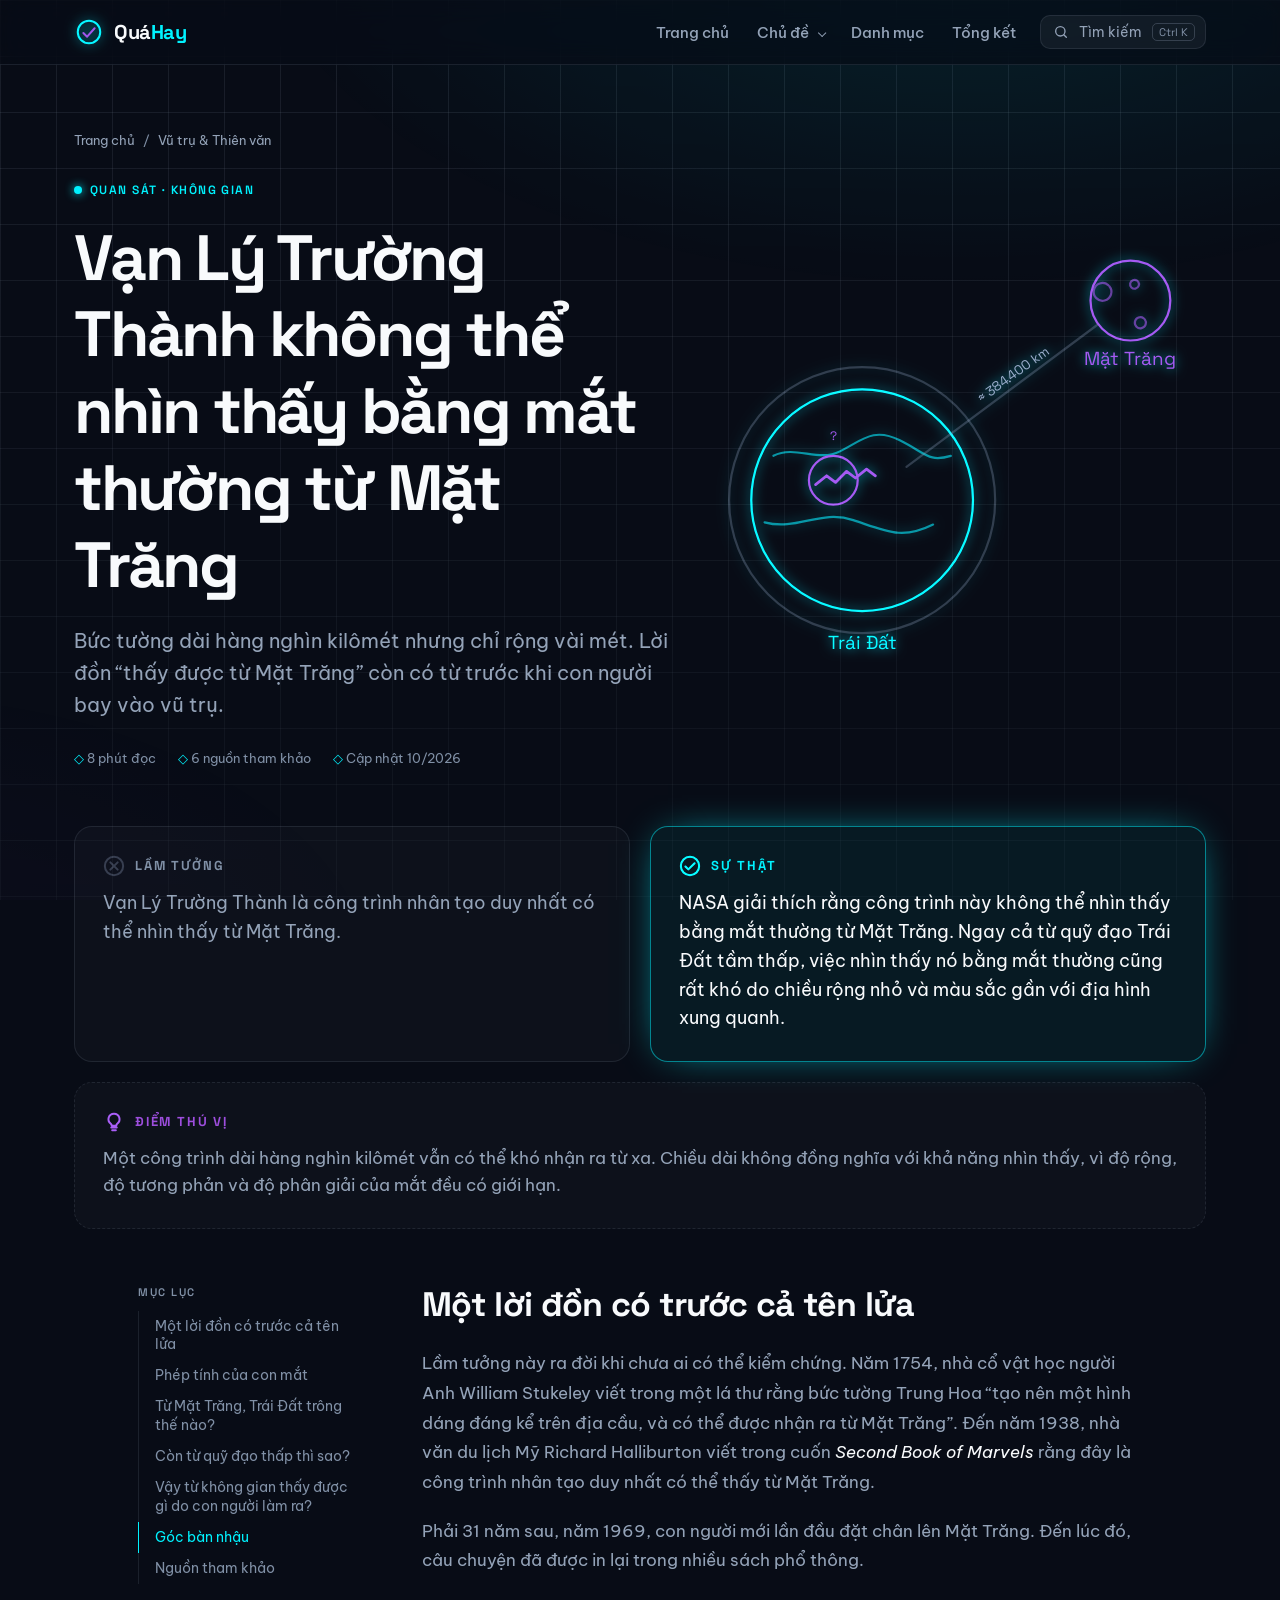
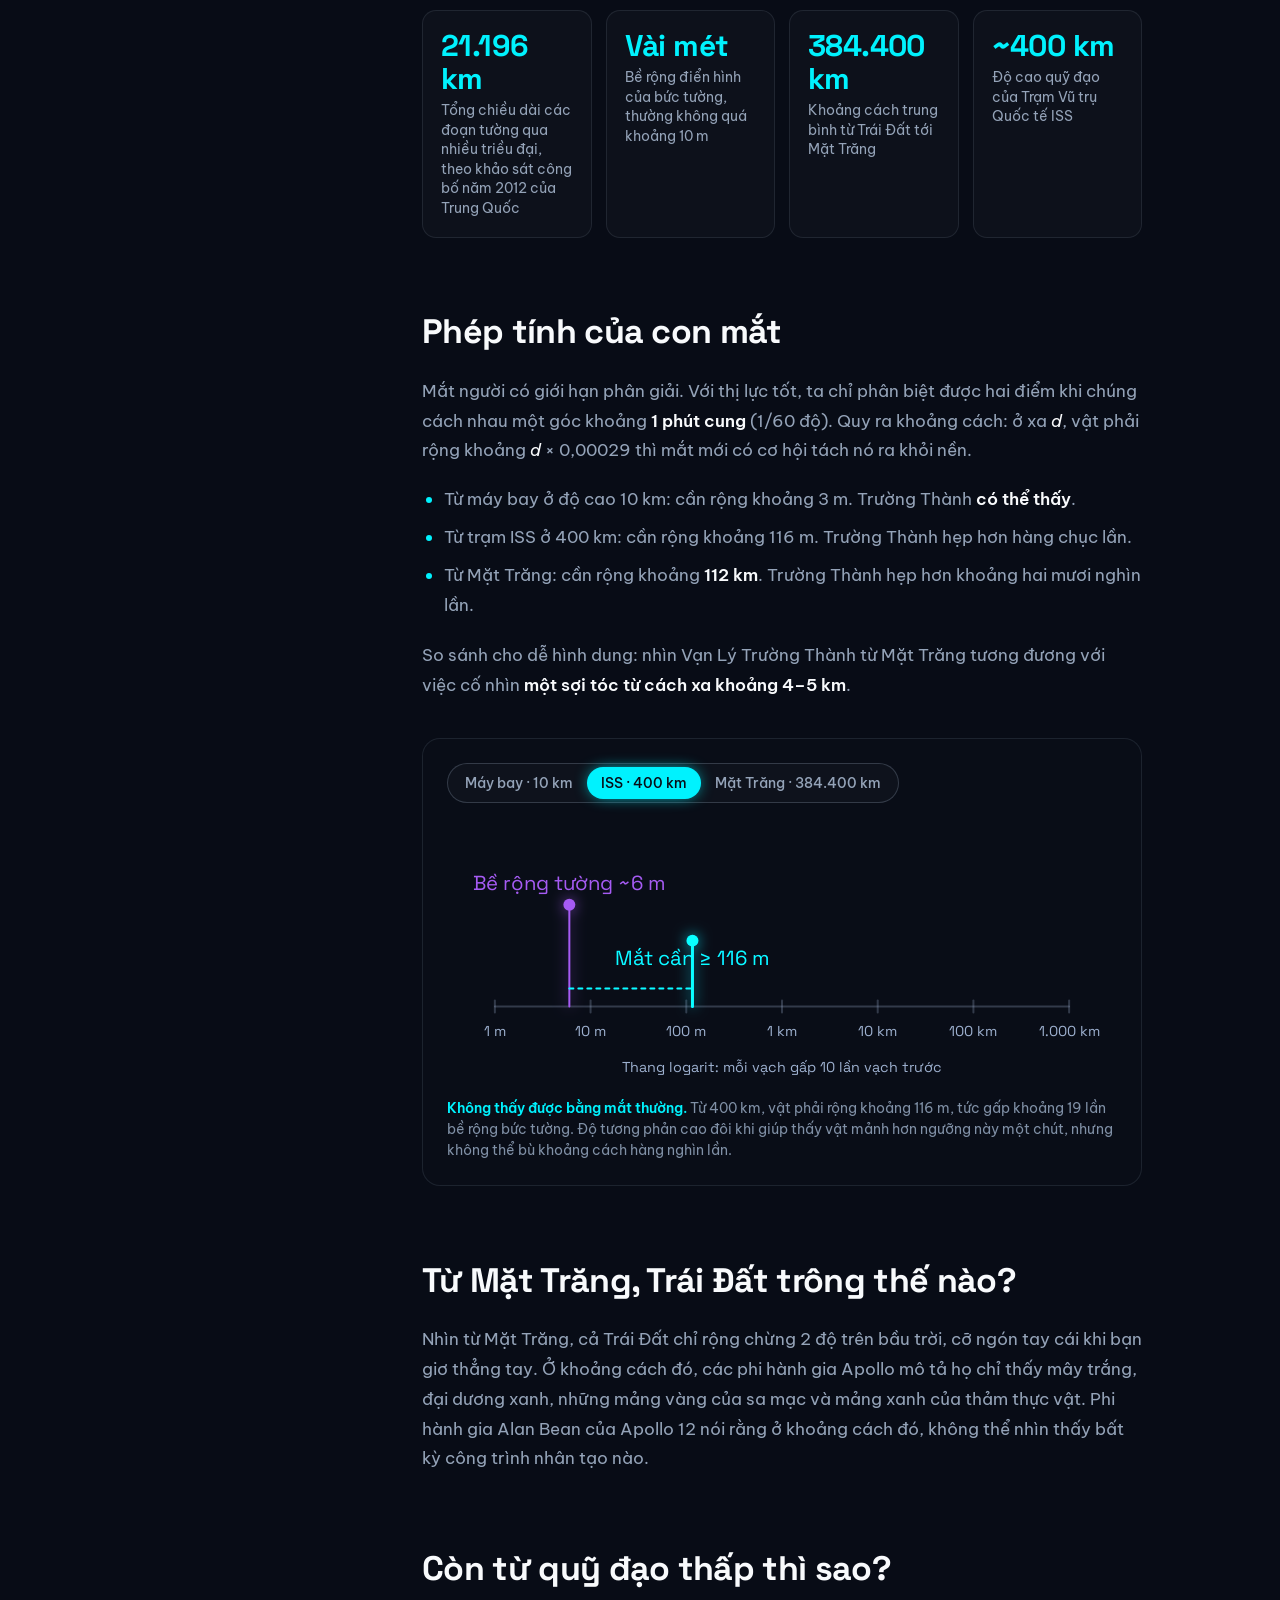
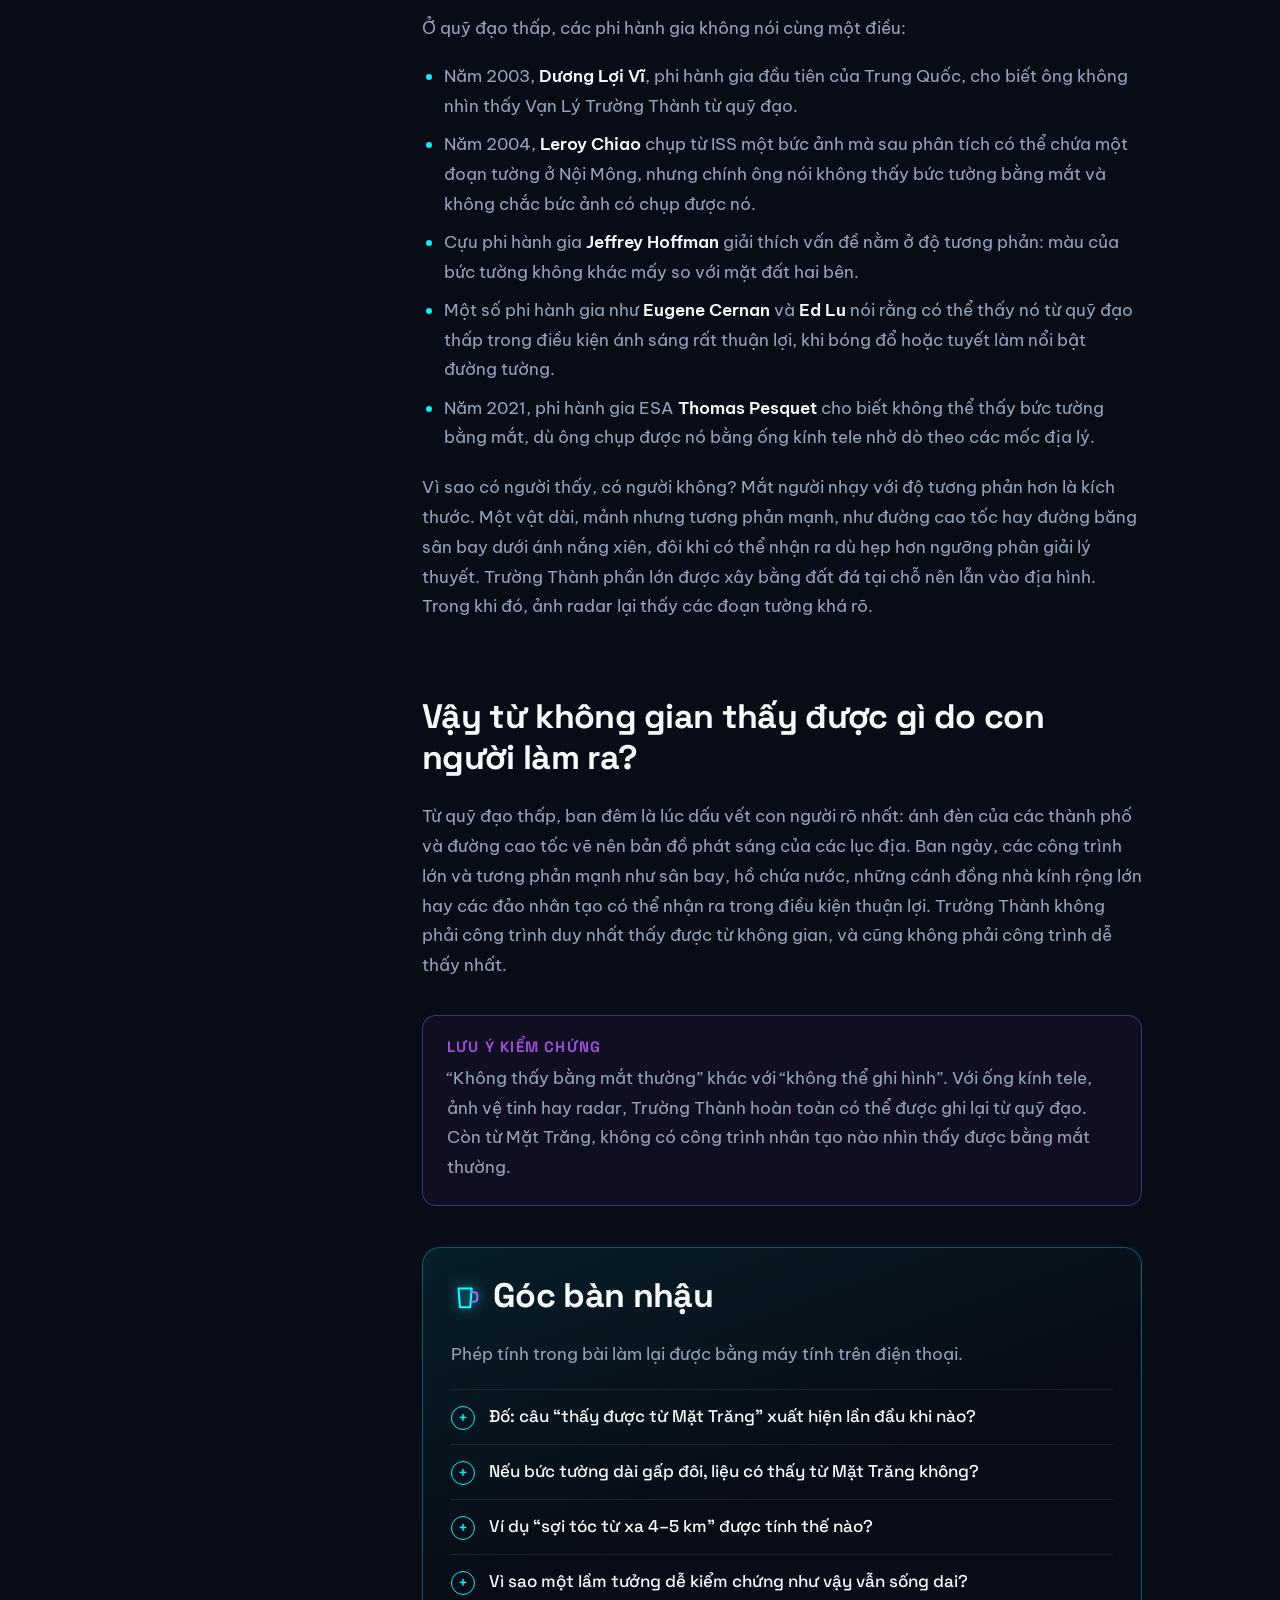
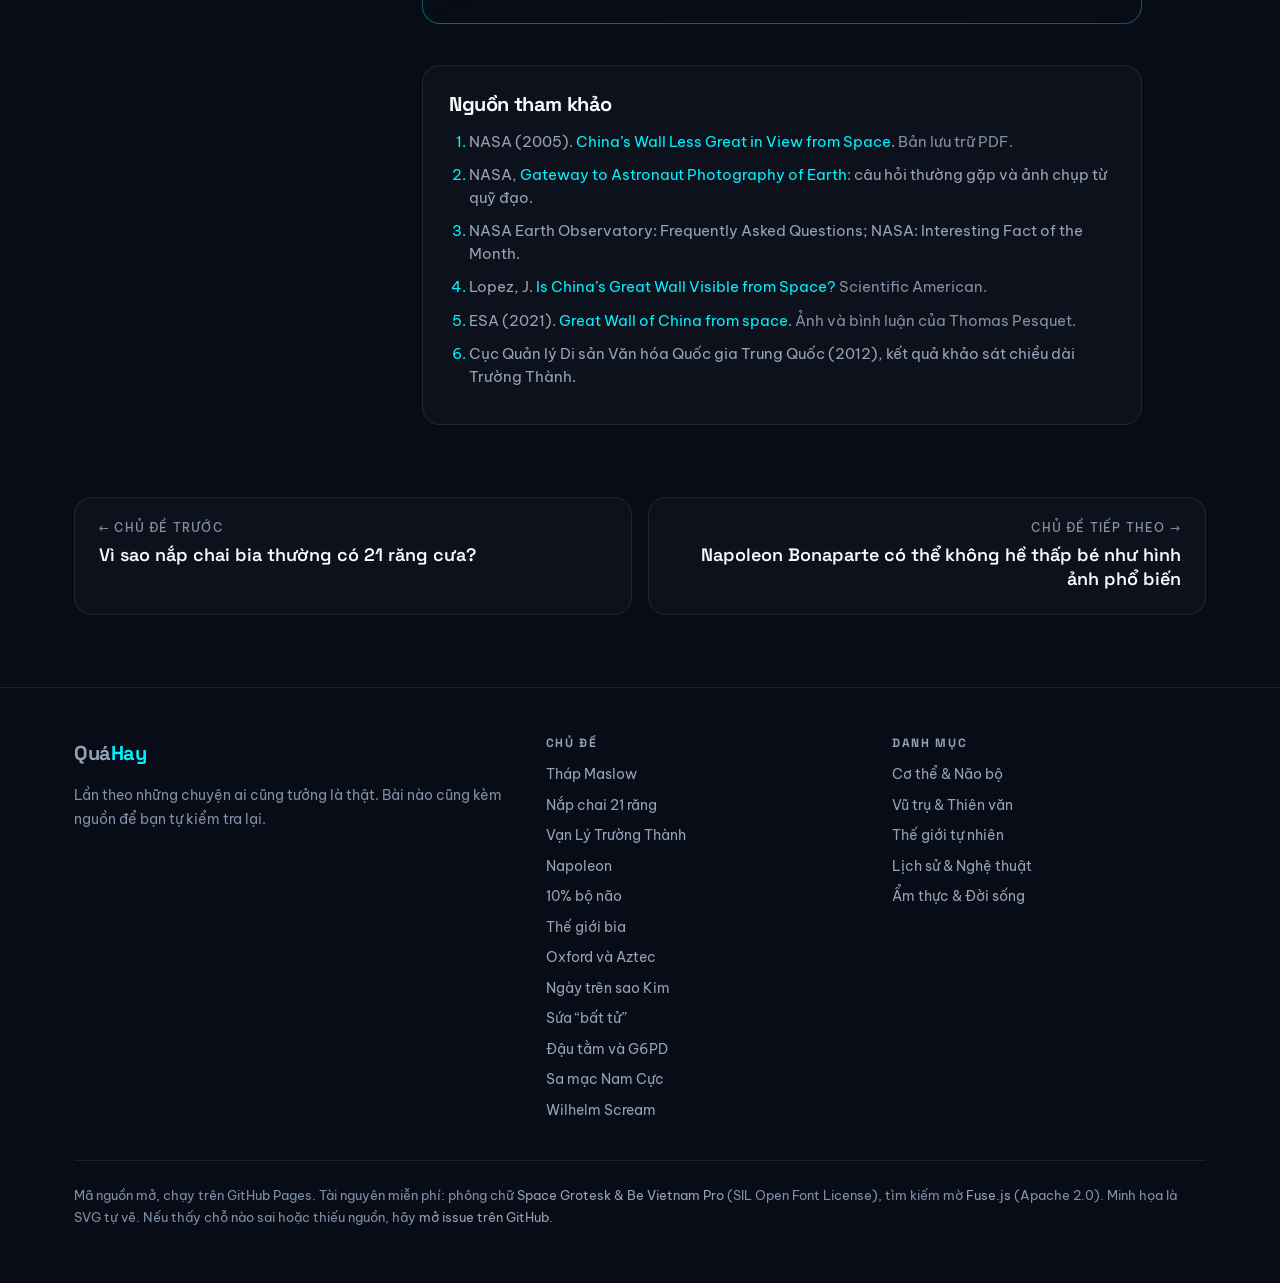
<file: topics/van-ly-truong-thanh.html>
<!doctype html>
<html lang="vi">
<head>
  <meta charset="utf-8">
  <script>document.documentElement.classList.add("js")</script>
  <meta name="viewport" content="width=device-width, initial-scale=1">
  <title>Vạn Lý Trường Thành không thấy được từ Mặt Trăng — Quá Hay</title>
  <meta name="description" content="Vạn Lý Trường Thành không thể nhìn thấy bằng mắt thường từ Mặt Trăng, và rất khó thấy ngay cả từ quỹ đạo thấp. Phép tính đơn giản về độ phân giải của mắt giải thích vì sao.">
  <meta name="theme-color" content="#080C16">
  <link rel="icon" href="../assets/favicon.svg" type="image/svg+xml">
  <link rel="preconnect" href="https://fonts.googleapis.com">
  <link rel="preconnect" href="https://fonts.gstatic.com" crossorigin>
  <link href="https://fonts.googleapis.com/css2?family=Be+Vietnam+Pro:wght@400;500;600&family=Space+Grotesk:wght@500;600;700&display=swap&subset=vietnamese" rel="stylesheet">
  <link rel="stylesheet" href="../assets/css/style.css">
</head>
<body data-page="article" data-theme="space" data-root="../" data-slug="van-ly-truong-thanh">
<main id="main">

<section class="art-hero">
  <div class="wrap">
    <div class="reveal">
      <nav class="crumbs" aria-label="Breadcrumb"><a href="../index.html">Trang chủ</a><span>/</span><a href="../index.html?cat=space#danh-muc">Vũ trụ &amp; Thiên văn</a></nav>
      <span class="tag">Quan sát · Không gian</span>
      <h1>Vạn Lý Trường Thành không thể nhìn thấy bằng mắt thường từ Mặt Trăng</h1>
      <p class="dek">Bức tường dài hàng nghìn kilômét nhưng chỉ rộng vài mét. Lời đồn “thấy được từ Mặt Trăng” còn có từ trước khi con người bay vào vũ trụ.</p>
      <div class="art-meta"><span>8 phút đọc</span><span>6 nguồn tham khảo</span><span>Cập nhật 10/2026</span></div>
    </div>
    <div class="art-hero-art">
      <svg class="art draw glow" viewBox="0 0 440 400" role="img" aria-label="Đường ngắm từ Mặt Trăng về Trái Đất">
        <circle class="m" cx="130" cy="250" r="120" stroke-dasharray="2 7"/>
        <circle class="p" cx="130" cy="250" r="100" style="--dur:2.4s"/>
        <path class="p" d="M50 210c20-10 40 6 60-4s30-22 54-10 26 20 46 14" opacity=".55"/>
        <path class="p" d="M42 270c30 8 50-12 80-2s44 18 72 4" opacity=".55"/>
        <path class="a" d="M88 236l10-8 8 6 10-10 8 6 10-8 8 6" stroke-width="2.5"/>
        <circle class="a" cx="372" cy="70" r="36"/>
        <path class="a" d="M352 56a8 8 0 1 0 1 1M384 86a5 5 0 1 0 1 1M378 52a4 4 0 1 0 1 1" opacity=".6"/>
        <path class="m" d="M342 92L170 220" stroke-dasharray="3 7"/>
        <text class="ta fade" x="372" y="128" text-anchor="middle">Mặt Trăng</text>
        <text class="t fade" x="268" y="140" text-anchor="middle" transform="rotate(-36 268 140)">≈ 384.400 km</text>
        <text class="tp fade" x="130" y="384" text-anchor="middle">Trái Đất</text>
        <g class="fade"><circle cx="104" cy="232" r="22" stroke="var(--accent)" stroke-dasharray="3 4"/>
        <text class="ta" x="104" y="196" text-anchor="middle" font-size="11">?</text></g>
      </svg>
    </div>
  </div>
</section>

<section class="wrap">
  <div class="verdict reveal">
    <div class="myth">
      <h2><svg class="art" viewBox="0 0 24 24"><circle class="m" cx="12" cy="12" r="10"/><path class="m" d="M8 8l8 8M16 8l-8 8"/></svg>Lầm tưởng</h2>
      <p>Vạn Lý Trường Thành là công trình nhân tạo duy nhất có thể nhìn thấy từ Mặt Trăng.</p>
    </div>
    <div class="fact">
      <h2><svg class="art" viewBox="0 0 24 24"><circle class="p" cx="12" cy="12" r="10"/><path class="p" d="M7 12.5l3.2 3.2L17 9"/></svg>Sự thật</h2>
      <p>NASA giải thích rằng công trình này không thể nhìn thấy bằng mắt thường từ Mặt Trăng. Ngay cả từ quỹ đạo Trái Đất tầm thấp, việc nhìn thấy nó bằng mắt thường cũng rất khó do chiều rộng nhỏ và màu sắc gần với địa hình xung quanh.</p>
    </div>
    <div class="insight">
      <h2><svg class="art" viewBox="0 0 24 24"><path class="a" d="M9 18h6M10 21h4M12 3a6 6 0 0 0-3.5 10.9c.6.5 1 1.2 1 2.1h5c0-.9.4-1.6 1-2.1A6 6 0 0 0 12 3z"/></svg>Điểm thú vị</h2>
      <p>Một công trình dài hàng nghìn kilômét vẫn có thể khó nhận ra từ xa. Chiều dài không đồng nghĩa với khả năng nhìn thấy, vì độ rộng, độ tương phản và độ phân giải của mắt đều có giới hạn.</p>
    </div>
  </div>
</section>

<div class="wrap art-layout">
  <aside class="toc" aria-label="Mục lục"><b>Mục lục</b><ol></ol></aside>
  <article class="prose">

    <h2 id="truoc-ten-lua">Một lời đồn có trước cả tên lửa</h2>
    <p>Lầm tưởng này ra đời khi chưa ai có thể kiểm chứng. Năm 1754, nhà cổ vật học người Anh William Stukeley viết trong một lá thư rằng bức tường Trung Hoa “tạo nên một hình dáng đáng kể trên địa cầu, và có thể được nhận ra từ Mặt Trăng”. Đến năm 1938, nhà văn du lịch Mỹ Richard Halliburton viết trong cuốn <em>Second Book of Marvels</em> rằng đây là công trình nhân tạo duy nhất có thể thấy từ Mặt Trăng.</p>
    <p>Phải 31 năm sau, năm 1969, con người mới lần đầu đặt chân lên Mặt Trăng. Đến lúc đó, câu chuyện đã được in lại trong nhiều sách phổ thông.</p>

    <div class="stats">
      <div class="stat"><b>21.196 km</b><span>Tổng chiều dài các đoạn tường qua nhiều triều đại, theo khảo sát công bố năm 2012 của Trung Quốc</span></div>
      <div class="stat"><b>Vài mét</b><span>Bề rộng điển hình của bức tường, thường không quá khoảng 10 m</span></div>
      <div class="stat"><b>384.400 km</b><span>Khoảng cách trung bình từ Trái Đất tới Mặt Trăng</span></div>
      <div class="stat"><b>~400 km</b><span>Độ cao quỹ đạo của Trạm Vũ trụ Quốc tế ISS</span></div>
    </div>

    <h2 id="phep-tinh">Phép tính của con mắt</h2>
    <p>Mắt người có giới hạn phân giải. Với thị lực tốt, ta chỉ phân biệt được hai điểm khi chúng cách nhau một góc khoảng <strong>1 phút cung</strong> (1/60 độ). Quy ra khoảng cách: ở xa <em>d</em>, vật phải rộng khoảng <em>d</em> × 0,00029 thì mắt mới có cơ hội tách nó ra khỏi nền.</p>
    <ul>
      <li>Từ máy bay ở độ cao 10 km: cần rộng khoảng 3 m. Trường Thành <strong>có thể thấy</strong>.</li>
      <li>Từ trạm ISS ở 400 km: cần rộng khoảng 116 m. Trường Thành hẹp hơn hàng chục lần.</li>
      <li>Từ Mặt Trăng: cần rộng khoảng <strong>112 km</strong>. Trường Thành hẹp hơn khoảng hai mươi nghìn lần.</li>
    </ul>
    <p>So sánh cho dễ hình dung: nhìn Vạn Lý Trường Thành từ Mặt Trăng tương đương với việc cố nhìn <strong>một sợi tóc từ cách xa khoảng 4–5 km</strong>.</p>

    <figure class="figure reveal">
      <div class="controls">
        <div class="seg" role="group" aria-label="Chọn vị trí quan sát">
          <button type="button" data-d="10" aria-pressed="false">Máy bay · 10 km</button>
          <button type="button" data-d="400" aria-pressed="true">ISS · 400 km</button>
          <button type="button" data-d="384400" aria-pressed="false">Mặt Trăng · 384.400 km</button>
        </div>
      </div>
      <svg id="sight" class="art" viewBox="0 0 560 220" role="img" aria-label="So sánh bề rộng tường với ngưỡng phân giải của mắt trên thang logarit"></svg>
      <figcaption id="sight-cap"></figcaption>
    </figure>

    <h2 id="tu-mat-trang">Từ Mặt Trăng, Trái Đất trông thế nào?</h2>
    <p>Nhìn từ Mặt Trăng, cả Trái Đất chỉ rộng chừng 2 độ trên bầu trời, cỡ ngón tay cái khi bạn giơ thẳng tay. Ở khoảng cách đó, các phi hành gia Apollo mô tả họ chỉ thấy mây trắng, đại dương xanh, những mảng vàng của sa mạc và mảng xanh của thảm thực vật. Phi hành gia Alan Bean của Apollo 12 nói rằng ở khoảng cách đó, không thể nhìn thấy bất kỳ công trình nhân tạo nào.</p>

    <h2 id="quy-dao-thap">Còn từ quỹ đạo thấp thì sao?</h2>
    <p>Ở quỹ đạo thấp, các phi hành gia không nói cùng một điều:</p>
    <ul>
      <li>Năm 2003, <strong>Dương Lợi Vĩ</strong>, phi hành gia đầu tiên của Trung Quốc, cho biết ông không nhìn thấy Vạn Lý Trường Thành từ quỹ đạo.</li>
      <li>Năm 2004, <strong>Leroy Chiao</strong> chụp từ ISS một bức ảnh mà sau phân tích có thể chứa một đoạn tường ở Nội Mông, nhưng chính ông nói không thấy bức tường bằng mắt và không chắc bức ảnh có chụp được nó.</li>
      <li>Cựu phi hành gia <strong>Jeffrey Hoffman</strong> giải thích vấn đề nằm ở độ tương phản: màu của bức tường không khác mấy so với mặt đất hai bên.</li>
      <li>Một số phi hành gia như <strong>Eugene Cernan</strong> và <strong>Ed Lu</strong> nói rằng có thể thấy nó từ quỹ đạo thấp trong điều kiện ánh sáng rất thuận lợi, khi bóng đổ hoặc tuyết làm nổi bật đường tường.</li>
      <li>Năm 2021, phi hành gia ESA <strong>Thomas Pesquet</strong> cho biết không thể thấy bức tường bằng mắt, dù ông chụp được nó bằng ống kính tele nhờ dò theo các mốc địa lý.</li>
    </ul>
    <p>Vì sao có người thấy, có người không? Mắt người nhạy với độ tương phản hơn là kích thước. Một vật dài, mảnh nhưng tương phản mạnh, như đường cao tốc hay đường băng sân bay dưới ánh nắng xiên, đôi khi có thể nhận ra dù hẹp hơn ngưỡng phân giải lý thuyết. Trường Thành phần lớn được xây bằng đất đá tại chỗ nên lẫn vào địa hình. Trong khi đó, ảnh radar lại thấy các đoạn tường khá rõ.</p>

    <h2 id="thay-duoc-gi">Vậy từ không gian thấy được gì do con người làm ra?</h2>
    <p>Từ quỹ đạo thấp, ban đêm là lúc dấu vết con người rõ nhất: ánh đèn của các thành phố và đường cao tốc vẽ nên bản đồ phát sáng của các lục địa. Ban ngày, các công trình lớn và tương phản mạnh như sân bay, hồ chứa nước, những cánh đồng nhà kính rộng lớn hay các đảo nhân tạo có thể nhận ra trong điều kiện thuận lợi. Trường Thành không phải công trình duy nhất thấy được từ không gian, và cũng không phải công trình dễ thấy nhất.</p>

    <div class="callout">
      <h4>Lưu ý kiểm chứng</h4>
      <p>“Không thấy bằng mắt thường” khác với “không thể ghi hình”. Với ống kính tele, ảnh vệ tinh hay radar, Trường Thành hoàn toàn có thể được ghi lại từ quỹ đạo. Còn từ Mặt Trăng, không có công trình nhân tạo nào nhìn thấy được bằng mắt thường.</p>
    </div>

    <section class="bar-talk">
      <h2 id="ban-nhau" data-toc="Góc bàn nhậu"><svg class="art glow" viewBox="0 0 32 32"><path class="p" d="M8 8h14l-1.5 20h-11z"/><path class="a" d="M22 12h3a3 3 0 0 1 3 3v4a3 3 0 0 1-3 3h-3"/></svg>Góc bàn nhậu</h2>
      <p>Phép tính trong bài làm lại được bằng máy tính trên điện thoại.</p>
      <details><summary>Đố: câu “thấy được từ Mặt Trăng” xuất hiện lần đầu khi nào?</summary>
        <div><p>Ít nhất từ năm 1754, trong lá thư của William Stukeley, tức khoảng 215 năm trước khi Apollo 11 hạ cánh. Đây là một lời đồn chưa bao giờ có ai kiểm chứng tại thời điểm nó ra đời.</p></div></details>
      <details><summary>Nếu bức tường dài gấp đôi, liệu có thấy từ Mặt Trăng không?</summary>
        <div><p>Không. Khả năng nhìn thấy phụ thuộc chủ yếu vào bề rộng và độ tương phản, không phải chiều dài.</p></div></details>
      <details><summary>Ví dụ “sợi tóc từ xa 4–5 km” được tính thế nào?</summary>
        <div><p>Tỉ lệ khoảng cách Trái Đất – Mặt Trăng (384.400 km) với bề rộng tường (khoảng 6 m) là khoảng 64 triệu lần. Sợi tóc dày khoảng 0,07 mm, nhân 64 triệu lần ra khoảng 4,5 km.</p></div></details>
      <details><summary>Vì sao một lầm tưởng dễ kiểm chứng như vậy vẫn sống dai?</summary>
        <div><p>Có thể vì nó nói tốt về một kỳ quan có thật, dễ nhắc lại, và ít ai có dịp tự kiểm tra. Bạn nghĩ sao?</p></div></details>
    </section>

    <section class="sources">
      <h2 id="nguon">Nguồn tham khảo</h2>
      <ol>
        <li>NASA (2005). <a href="https://www.nasa.gov/wp-content/uploads/static/history/PDFs/great_wall_less_great_from_space.pdf" rel="noopener">China’s Wall Less Great in View from Space</a>. <span>Bản lưu trữ PDF.</span></li>
        <li>NASA, <a href="https://eol.jsc.nasa.gov/" rel="noopener">Gateway to Astronaut Photography of Earth</a>: câu hỏi thường gặp và ảnh chụp từ quỹ đạo.</li>
        <li>NASA Earth Observatory: Frequently Asked Questions; NASA: Interesting Fact of the Month.</li>
        <li>Lopez, J. <a href="https://www.scientificamerican.com/article/is-chinas-great-wall-visible-from-space/" rel="noopener">Is China’s Great Wall Visible from Space?</a> <span>Scientific American.</span></li>
        <li>ESA (2021). <a href="https://www.esa.int/ESA_Multimedia/Images/2021/05/Great_Wall_of_China_from_space" rel="noopener">Great Wall of China from space</a>. <span>Ảnh và bình luận của Thomas Pesquet.</span></li>
        <li>Cục Quản lý Di sản Văn hóa Quốc gia Trung Quốc (2012), kết quả khảo sát chiều dài Trường Thành.</li>
      </ol>
    </section>
  </article>
</div>

<div class="wrap"><nav class="pager" aria-label="Chủ đề khác"></nav></div>
</main>

<script src="../assets/vendor/fuse.min.js"></script>
<script src="../assets/js/data.js"></script>
<script>
(function () {
  const svg = document.getElementById("sight"), cap = document.getElementById("sight-cap");
  const WALL = 6, ACUITY = 0.00029; // metres; radians (≈1 arcminute)
  const x = (m) => 40 + (Math.log10(m) / 6) * 480; // 1 m → 1000 km
  const fmt = (m) => m >= 1000 ? (m / 1000).toLocaleString("vi-VN", { maximumFractionDigits: 0 }) + " km" : m.toLocaleString("vi-VN", { maximumFractionDigits: 1 }) + " m";
  function render(dKm) {
    const need = dKm * 1000 * ACUITY, ok = WALL >= need;
    let ticks = "";
    ["1 m", "10 m", "100 m", "1 km", "10 km", "100 km", "1.000 km"].forEach((l, i) => {
      const tx = 40 + i * 80;
      ticks += `<path class="m" d="M${tx} 150v10"/><text class="t" x="${tx}" y="180" text-anchor="middle">${l}</text>`;
    });
    svg.innerHTML = `
      <path class="m" d="M40 155H520"/>${ticks}
      <g class="glow-accent"><path class="a" d="M${x(WALL)} 155V70"/><circle class="fa" cx="${x(WALL)}" cy="70" r="5"/></g>
      <text class="ta" x="${x(WALL)}" y="58" text-anchor="middle">Bề rộng tường ~6 m</text>
      <g class="glow"><path class="p" d="M${x(need)} 155V100" stroke-width="3"/><circle class="fp" cx="${x(need)}" cy="100" r="5"/></g>
      <text class="tp" x="${Math.min(470, Math.max(80, x(need)))}" y="${need > 60 && need < 600 ? 120 : 92}" text-anchor="middle">Mắt cần ≥ ${fmt(need)}</text>
      <path class="${ok ? "a" : "p"}" d="M${x(Math.min(WALL, need))} 140H${x(Math.max(WALL, need))}" stroke-dasharray="4 5"/>
      <text class="t" x="280" y="210" text-anchor="middle">Thang logarit: mỗi vạch gấp 10 lần vạch trước</text>`;
    cap.innerHTML = ok
      ? `<b>Thấy được.</b> Từ ${fmt(dKm * 1000)}, mắt phân giải được vật rộng khoảng ${fmt(need)}, nhỏ hơn bề rộng bức tường.`
      : `<b>Không thấy được bằng mắt thường.</b> Từ ${fmt(dKm * 1000)}, vật phải rộng khoảng ${fmt(need)}, tức gấp khoảng ${Math.round(need / WALL).toLocaleString("vi-VN")} lần bề rộng bức tường. Độ tương phản cao đôi khi giúp thấy vật mảnh hơn ngưỡng này một chút, nhưng không thể bù khoảng cách hàng nghìn lần.`;
    document.querySelectorAll("[data-d]").forEach((b) => b.setAttribute("aria-pressed", +b.dataset.d === dKm));
  }
  document.querySelectorAll("[data-d]").forEach((b) => b.addEventListener("click", () => render(+b.dataset.d)));
  render(400);
})();
</script>
<script src="../assets/js/main.js"></script>
</body>
</html>
</file>
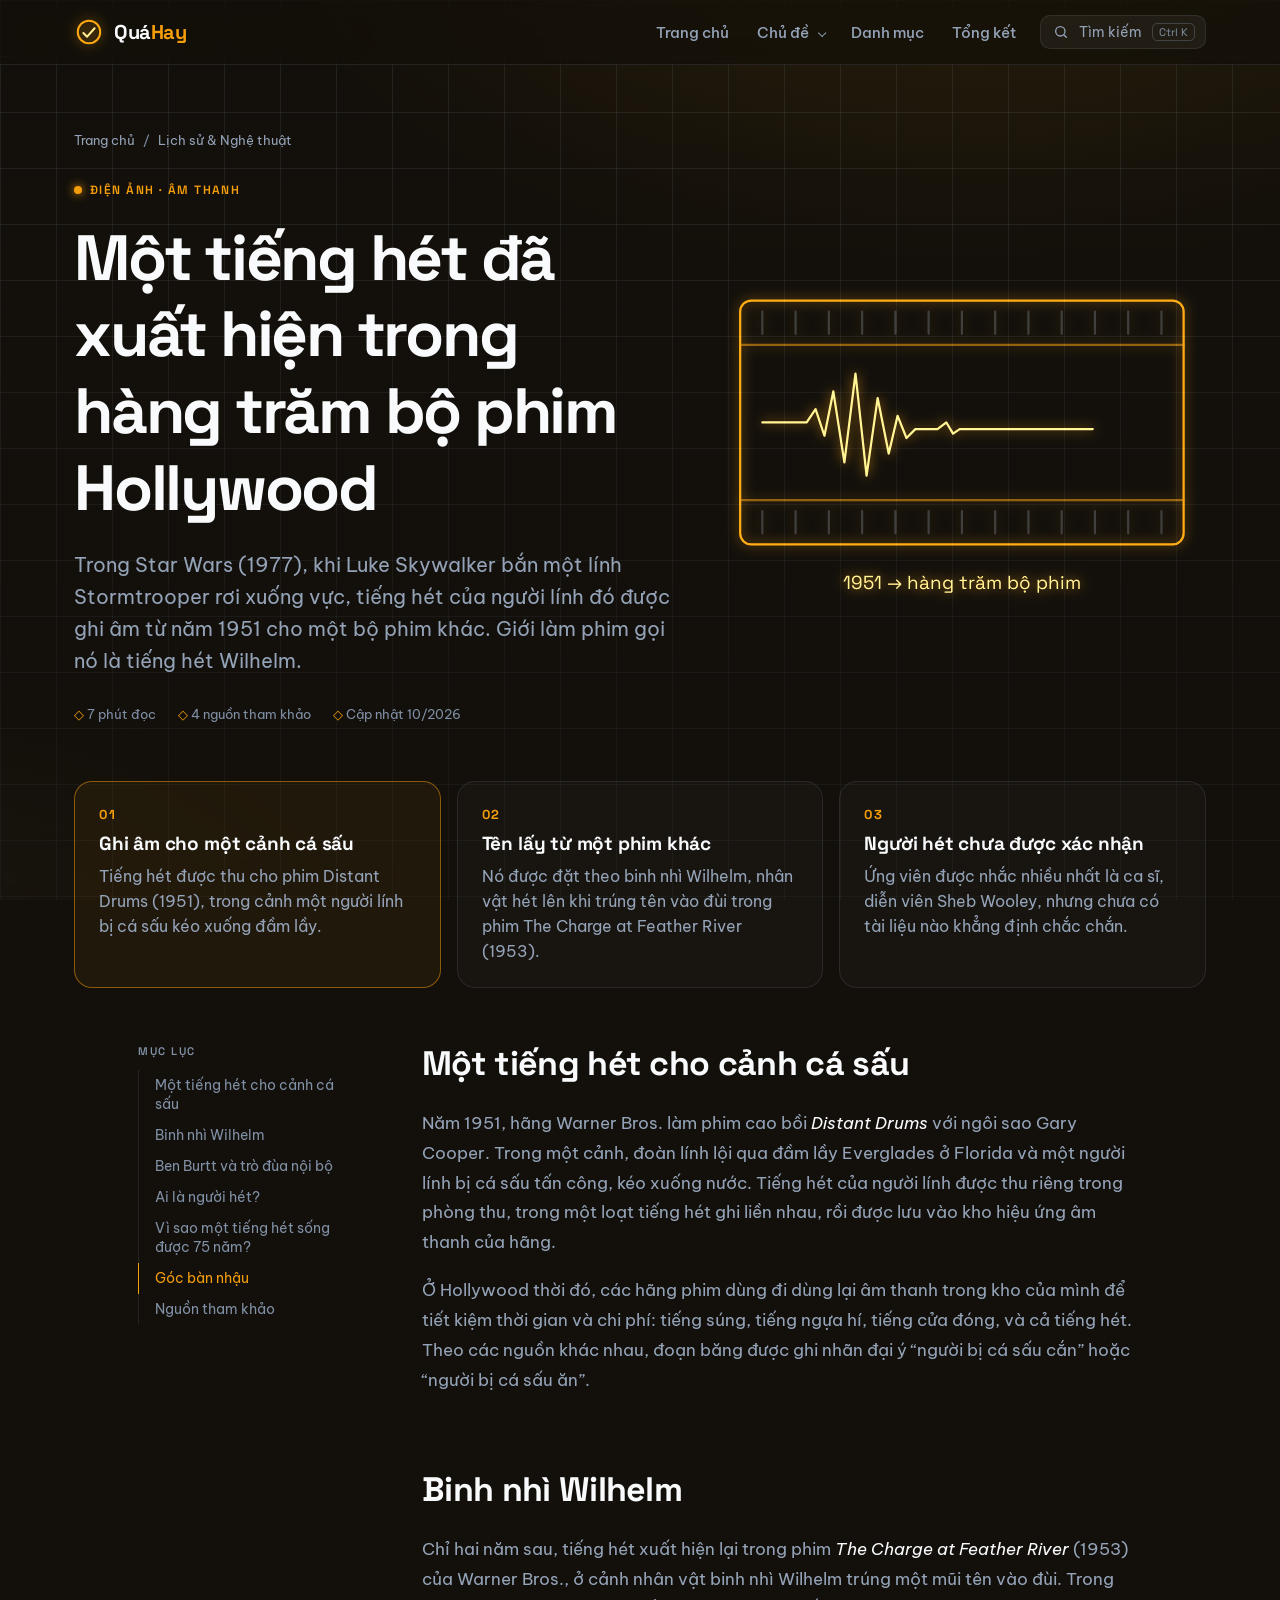
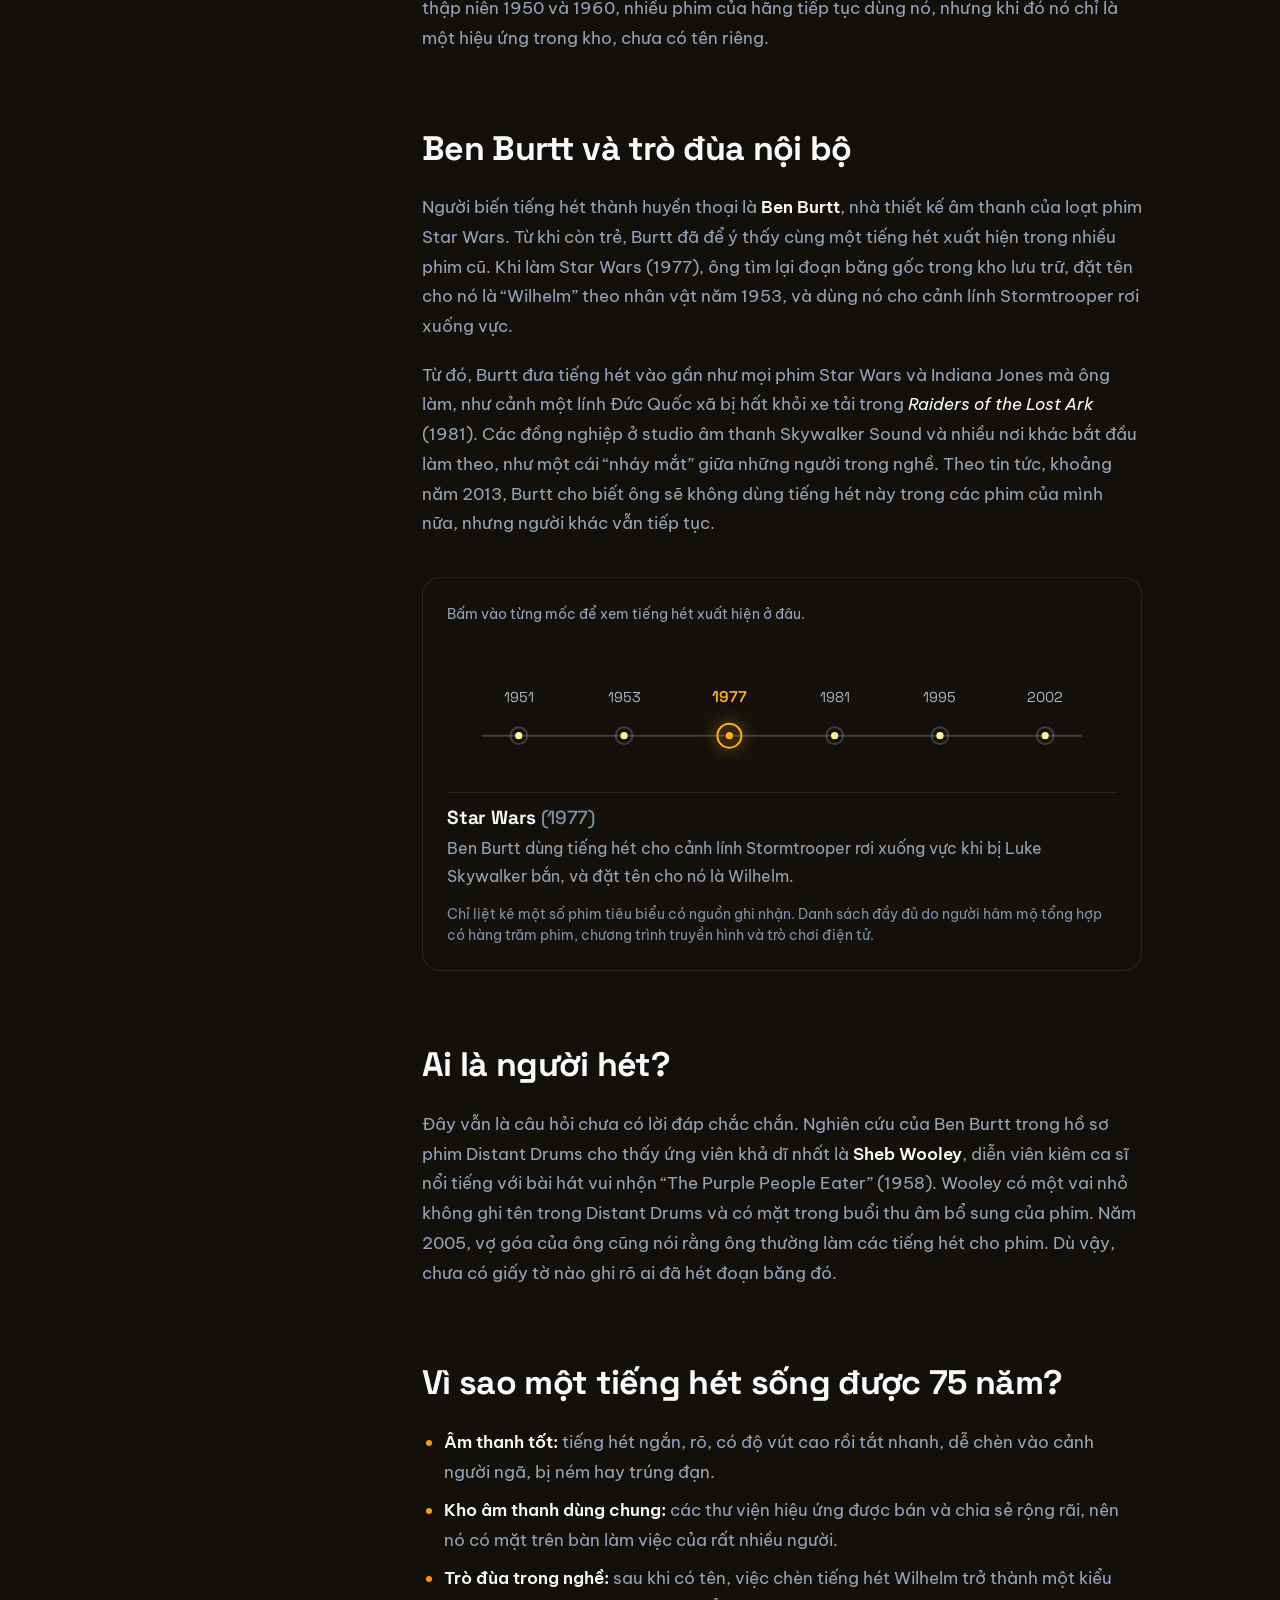
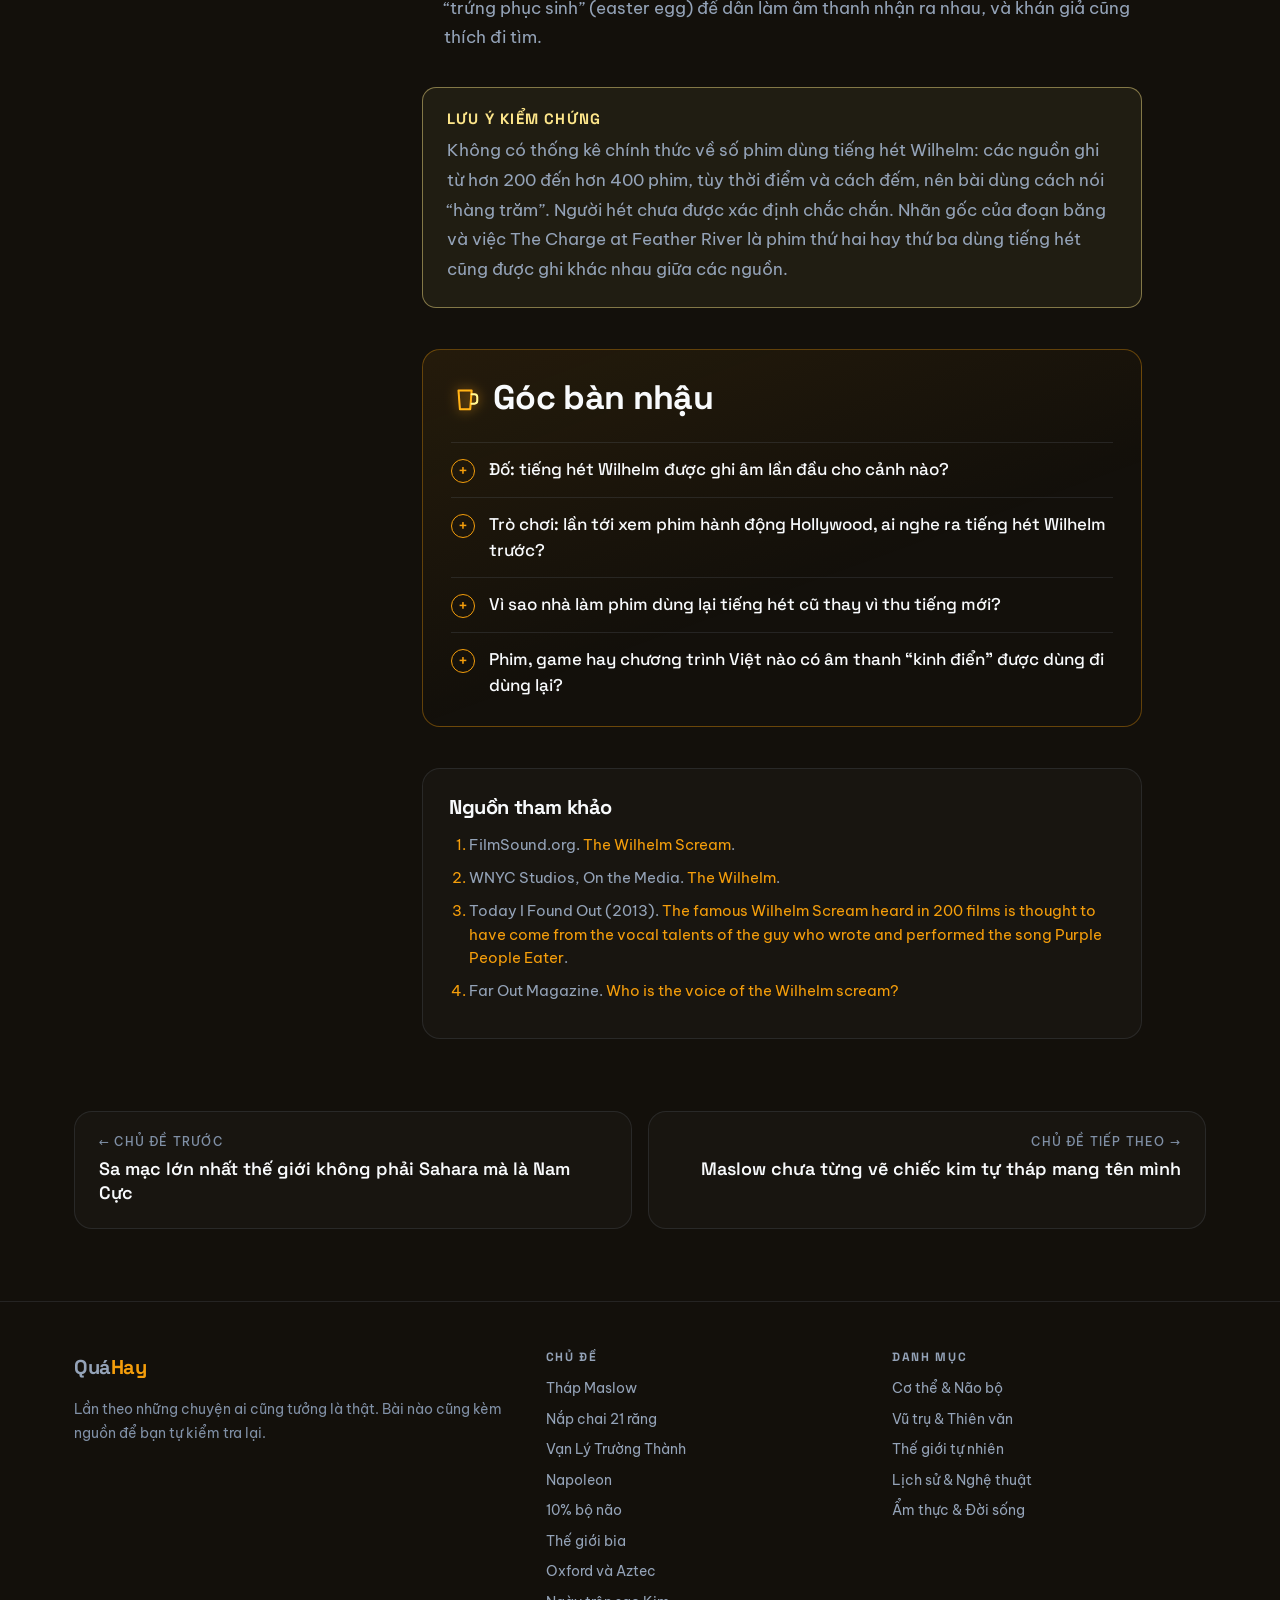
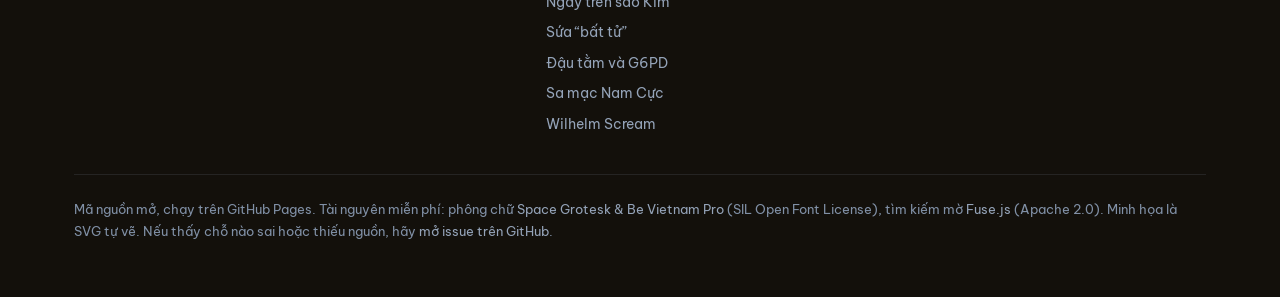
<file: topics/wilhelm-scream.html>
<!doctype html>
<html lang="vi">
<head>
  <meta charset="utf-8">
  <script>document.documentElement.classList.add("js")</script>
  <meta name="viewport" content="width=device-width, initial-scale=1">
  <title>Một tiếng hét đã xuất hiện trong hàng trăm bộ phim Hollywood — Quá Hay</title>
  <meta name="description" content="Tiếng hét Wilhelm được ghi âm năm 1951 cho phim Distant Drums và đã được dùng lại trong hàng trăm phim, từ Star Wars, Indiana Jones đến Toy Story.">
  <meta name="theme-color" content="#13100B">
  <link rel="icon" href="../assets/favicon.svg" type="image/svg+xml">
  <link rel="preconnect" href="https://fonts.googleapis.com">
  <link rel="preconnect" href="https://fonts.gstatic.com" crossorigin>
  <link href="https://fonts.googleapis.com/css2?family=Be+Vietnam+Pro:wght@400;500;600&family=Space+Grotesk:wght@500;600;700&display=swap&subset=vietnamese" rel="stylesheet">
  <link rel="stylesheet" href="../assets/css/style.css">
  <style>
    .film { cursor: pointer; }
    .film:focus { outline: none; }
    .film:focus-visible .film-dot { stroke-width: 4; }
  </style>
</head>
<body data-page="article" data-theme="history" data-root="../" data-slug="wilhelm-scream">
<main id="main">

<section class="art-hero">
  <div class="wrap">
    <div class="reveal">
      <nav class="crumbs" aria-label="Breadcrumb"><a href="../index.html">Trang chủ</a><span>/</span><a href="../index.html?cat=history#danh-muc">Lịch sử &amp; Nghệ thuật</a></nav>
      <span class="tag">Điện ảnh · Âm thanh</span>
      <h1>Một tiếng hét đã xuất hiện trong hàng trăm bộ phim Hollywood</h1>
      <p class="dek">Trong Star Wars (1977), khi Luke Skywalker bắn một lính Stormtrooper rơi xuống vực, tiếng hét của người lính đó được ghi âm từ năm 1951 cho một bộ phim khác. Giới làm phim gọi nó là tiếng hét Wilhelm.</p>
      <div class="art-meta"><span>7 phút đọc</span><span>4 nguồn tham khảo</span><span>Cập nhật 10/2026</span></div>
    </div>
    <div class="art-hero-art">
      <svg class="art draw glow" viewBox="0 0 440 340" role="img" aria-label="Dải phim và dạng sóng âm thanh của một tiếng hét">
        <rect class="p" x="20" y="60" width="400" height="220" rx="10" style="--dur:2.2s"/>
        <path class="p" d="M20 100h400M20 240h400" opacity=".5"/>
        <path class="m" d="M40 70v20M70 70v20M100 70v20M130 70v20M160 70v20M190 70v20M220 70v20M250 70v20M280 70v20M310 70v20M340 70v20M370 70v20M400 70v20M40 250v20M70 250v20M100 250v20M130 250v20M160 250v20M190 250v20M220 250v20M250 250v20M280 250v20M310 250v20M340 250v20M370 250v20M400 250v20"/>
        <path class="a" d="M40 170h40l8-12 8 24 8-40 10 64 10-80 10 92 10-70 10 50 8-34 8 20 8-8h20l8-6 6 10 6-4h120"/>
        <text class="ta fade" x="220" y="320" text-anchor="middle">1951 → hàng trăm bộ phim</text>
      </svg>
    </div>
  </div>
</section>

<section class="wrap">
  <div class="quick reveal">
    <div><span class="quick-n">01</span><h2>Ghi âm cho một cảnh cá sấu</h2><p>Tiếng hét được thu cho phim Distant Drums (1951), trong cảnh một người lính bị cá sấu kéo xuống đầm lầy.</p></div>
    <div><span class="quick-n">02</span><h2>Tên lấy từ một phim khác</h2><p>Nó được đặt theo binh nhì Wilhelm, nhân vật hét lên khi trúng tên vào đùi trong phim The Charge at Feather River (1953).</p></div>
    <div><span class="quick-n">03</span><h2>Người hét chưa được xác nhận</h2><p>Ứng viên được nhắc nhiều nhất là ca sĩ, diễn viên Sheb Wooley, nhưng chưa có tài liệu nào khẳng định chắc chắn.</p></div>
  </div>
</section>

<div class="wrap art-layout">
  <aside class="toc" aria-label="Mục lục"><b>Mục lục</b><ol></ol></aside>
  <article class="prose">

    <h2 id="ca-sau">Một tiếng hét cho cảnh cá sấu</h2>
    <p>Năm 1951, hãng Warner Bros. làm phim cao bồi <em>Distant Drums</em> với ngôi sao Gary Cooper. Trong một cảnh, đoàn lính lội qua đầm lầy Everglades ở Florida và một người lính bị cá sấu tấn công, kéo xuống nước. Tiếng hét của người lính được thu riêng trong phòng thu, trong một loạt tiếng hét ghi liền nhau, rồi được lưu vào kho hiệu ứng âm thanh của hãng.</p>
    <p>Ở Hollywood thời đó, các hãng phim dùng đi dùng lại âm thanh trong kho của mình để tiết kiệm thời gian và chi phí: tiếng súng, tiếng ngựa hí, tiếng cửa đóng, và cả tiếng hét. Theo các nguồn khác nhau, đoạn băng được ghi nhãn đại ý “người bị cá sấu cắn” hoặc “người bị cá sấu ăn”.</p>

    <h2 id="wilhelm">Binh nhì Wilhelm</h2>
    <p>Chỉ hai năm sau, tiếng hét xuất hiện lại trong phim <em>The Charge at Feather River</em> (1953) của Warner Bros., ở cảnh nhân vật binh nhì Wilhelm trúng một mũi tên vào đùi. Trong thập niên 1950 và 1960, nhiều phim của hãng tiếp tục dùng nó, nhưng khi đó nó chỉ là một hiệu ứng trong kho, chưa có tên riêng.</p>

    <h2 id="ben-burtt">Ben Burtt và trò đùa nội bộ</h2>
    <p>Người biến tiếng hét thành huyền thoại là <strong>Ben Burtt</strong>, nhà thiết kế âm thanh của loạt phim Star Wars. Từ khi còn trẻ, Burtt đã để ý thấy cùng một tiếng hét xuất hiện trong nhiều phim cũ. Khi làm Star Wars (1977), ông tìm lại đoạn băng gốc trong kho lưu trữ, đặt tên cho nó là “Wilhelm” theo nhân vật năm 1953, và dùng nó cho cảnh lính Stormtrooper rơi xuống vực.</p>
    <p>Từ đó, Burtt đưa tiếng hét vào gần như mọi phim Star Wars và Indiana Jones mà ông làm, như cảnh một lính Đức Quốc xã bị hất khỏi xe tải trong <em>Raiders of the Lost Ark</em> (1981). Các đồng nghiệp ở studio âm thanh Skywalker Sound và nhiều nơi khác bắt đầu làm theo, như một cái “nháy mắt” giữa những người trong nghề. Theo tin tức, khoảng năm 2013, Burtt cho biết ông sẽ không dùng tiếng hét này trong các phim của mình nữa, nhưng người khác vẫn tiếp tục.</p>

    <figure class="figure reveal">
      <p style="margin:0 0 14px;font-size:14px">Bấm vào từng mốc để xem tiếng hét xuất hiện ở đâu.</p>
      <svg id="films" class="art" viewBox="0 0 560 120" role="img" aria-label="Dòng thời gian các phim dùng tiếng hét Wilhelm"></svg>
      <div id="film-detail" class="style-detail" aria-live="polite" style="margin-top:8px;padding-top:14px;border-top:1px solid var(--line)"></div>
      <figcaption>Chỉ liệt kê một số phim tiêu biểu có nguồn ghi nhận. Danh sách đầy đủ do người hâm mộ tổng hợp có hàng trăm phim, chương trình truyền hình và trò chơi điện tử.</figcaption>
    </figure>

    <h2 id="ai-het">Ai là người hét?</h2>
    <p>Đây vẫn là câu hỏi chưa có lời đáp chắc chắn. Nghiên cứu của Ben Burtt trong hồ sơ phim Distant Drums cho thấy ứng viên khả dĩ nhất là <strong>Sheb Wooley</strong>, diễn viên kiêm ca sĩ nổi tiếng với bài hát vui nhộn “The Purple People Eater” (1958). Wooley có một vai nhỏ không ghi tên trong Distant Drums và có mặt trong buổi thu âm bổ sung của phim. Năm 2005, vợ góa của ông cũng nói rằng ông thường làm các tiếng hét cho phim. Dù vậy, chưa có giấy tờ nào ghi rõ ai đã hét đoạn băng đó.</p>

    <h2 id="vi-sao-song-dai">Vì sao một tiếng hét sống được 75 năm?</h2>
    <ul>
      <li><strong>Âm thanh tốt:</strong> tiếng hét ngắn, rõ, có độ vút cao rồi tắt nhanh, dễ chèn vào cảnh người ngã, bị ném hay trúng đạn.</li>
      <li><strong>Kho âm thanh dùng chung:</strong> các thư viện hiệu ứng được bán và chia sẻ rộng rãi, nên nó có mặt trên bàn làm việc của rất nhiều người.</li>
      <li><strong>Trò đùa trong nghề:</strong> sau khi có tên, việc chèn tiếng hét Wilhelm trở thành một kiểu “trứng phục sinh” (easter egg) để dân làm âm thanh nhận ra nhau, và khán giả cũng thích đi tìm.</li>
    </ul>

    <div class="callout">
      <h4>Lưu ý kiểm chứng</h4>
      <p>Không có thống kê chính thức về số phim dùng tiếng hét Wilhelm: các nguồn ghi từ hơn 200 đến hơn 400 phim, tùy thời điểm và cách đếm, nên bài dùng cách nói “hàng trăm”. Người hét chưa được xác định chắc chắn. Nhãn gốc của đoạn băng và việc The Charge at Feather River là phim thứ hai hay thứ ba dùng tiếng hét cũng được ghi khác nhau giữa các nguồn.</p>
    </div>

    <section class="bar-talk">
      <h2 id="ban-nhau" data-toc="Góc bàn nhậu"><svg class="art glow" viewBox="0 0 32 32"><path class="p" d="M8 8h14l-1.5 20h-11z"/><path class="a" d="M22 12h3a3 3 0 0 1 3 3v4a3 3 0 0 1-3 3h-3"/></svg>Góc bàn nhậu</h2>
      <details><summary>Đố: tiếng hét Wilhelm được ghi âm lần đầu cho cảnh nào?</summary>
        <div><p>Cảnh một người lính bị cá sấu kéo xuống đầm lầy trong phim Distant Drums (1951). Tên “Wilhelm” chỉ có từ phim năm 1953.</p></div></details>
      <details><summary>Trò chơi: lần tới xem phim hành động Hollywood, ai nghe ra tiếng hét Wilhelm trước?</summary>
        <div><p>Dấu hiệu nhận biết: một tiếng “Aaaagh!” ngắn, vút lên rồi tắt, thường ở cảnh một nhân vật phụ bị hất văng hoặc rơi từ trên cao.</p></div></details>
      <details><summary>Vì sao nhà làm phim dùng lại tiếng hét cũ thay vì thu tiếng mới?</summary>
        <div><p>Ban đầu là để tiết kiệm. Về sau, với nhiều người làm âm thanh, đó là một cách tỏ lòng kính trọng với thế hệ trước và một trò đùa chung của nghề.</p></div></details>
      <details><summary>Phim, game hay chương trình Việt nào có âm thanh “kinh điển” được dùng đi dùng lại?</summary>
        <div><p>Không có đáp án đúng; đây là câu hỏi để cả bàn cùng góp ý. Gợi ý: hãy nghĩ tới các tiếng hiệu ứng trong chương trình truyền hình và video ngắn mà bạn nghe quen tai.</p></div></details>
    </section>

    <section class="sources">
      <h2 id="nguon">Nguồn tham khảo</h2>
      <ol>
        <li>FilmSound.org. <a href="https://filmsound.org/cliche/wilhelmscream.htm" rel="noopener">The Wilhelm Scream</a>.</li>
        <li>WNYC Studios, On the Media. <a href="https://wnycstudios.org/podcasts/otm/segments/132618-the-wilhelm" rel="noopener">The Wilhelm</a>.</li>
        <li>Today I Found Out (2013). <a href="https://www.todayifoundout.com/index.php/2013/03/the-famous-wilhelm-scream-heard-in-200-films-is-thought-to-have-come-from-the-vocal-talents-of-the-guy-who-wrote-and-performed-the-song-purple-people-eater/" rel="noopener">The famous Wilhelm Scream heard in 200 films is thought to have come from the vocal talents of the guy who wrote and performed the song Purple People Eater</a>.</li>
        <li>Far Out Magazine. <a href="https://faroutmagazine.co.uk/voice-of-the-wilhelm-scream/" rel="noopener">Who is the voice of the Wilhelm scream?</a></li>
      </ol>
    </section>
  </article>
</div>

<div class="wrap"><nav class="pager" aria-label="Chủ đề khác"></nav></div>
</main>

<script src="../assets/vendor/fuse.min.js"></script>
<script src="../assets/js/data.js"></script>
<script>
(function () {
  const films = [
    { y: 1951, t: "Distant Drums", d: "Bản ghi âm gốc: một người lính bị cá sấu tấn công và kéo xuống đầm lầy Everglades." },
    { y: 1953, t: "The Charge at Feather River", d: "Binh nhì Wilhelm trúng tên vào đùi. Tiếng hét về sau được đặt tên theo nhân vật này." },
    { y: 1977, t: "Star Wars", d: "Ben Burtt dùng tiếng hét cho cảnh lính Stormtrooper rơi xuống vực khi bị Luke Skywalker bắn, và đặt tên cho nó là Wilhelm." },
    { y: 1981, t: "Raiders of the Lost Ark", d: "Một lính Đức Quốc xã bị hất khỏi thùng xe tải trong cảnh rượt đuổi." },
    { y: 1995, t: "Toy Story", d: "Buzz Lightyear hét lên khi bị hất văng ra ngoài cửa sổ." },
    { y: 2002, t: "The Lord of the Rings: The Two Towers", d: "Được dùng trong trận chiến Helm’s Deep; theo các nguồn tin, đạo diễn Peter Jackson còn yêu cầu tăng âm lượng sau khi biết lịch sử của nó." }
  ];
  const svg = document.getElementById("films"), detail = document.getElementById("film-detail");
  const x = (i) => 60 + i * 88; // evenly spaced: the gaps between films are uneven
  let active = 2;
  function render() {
    let s = `<path class="m" d="M30 80H530"/>`;
    films.forEach((f, i) => {
      const on = i === active, cx = x(i);
      s += `<g class="film" tabindex="0" role="button" aria-label="${f.y} ${f.t}" data-i="${i}">
        <rect x="${cx - 40}" y="30" width="80" height="110" fill="transparent" stroke="none" style="pointer-events:all"/>
        <circle class="film-dot ${on ? "p" : "m"}" cx="${cx}" cy="80" r="${on ? 10 : 7}" ${on ? 'style="filter:drop-shadow(0 0 6px var(--primary))"' : ""}/>
        <circle class="${on ? "fp" : "fa"}" cx="${cx}" cy="80" r="3"/>
        <text class="${on ? "tp" : "t"}" x="${cx}" y="52" text-anchor="middle" font-size="13" font-weight="${on ? 600 : 400}">${f.y}</text>
      </g>`;
    });
    svg.innerHTML = s;
    const f = films[active];
    detail.innerHTML = `<h3 style="margin:0 0 6px;font-size:19px">${f.t} <span style="color:var(--dim);font-weight:500">(${f.y})</span></h3><p style="margin:0;font-size:15.5px">${f.d}</p>`;
  }
  svg.addEventListener("click", (e) => { const g = e.target.closest(".film"); if (g) { active = +g.dataset.i; render(); svg.querySelector(`[data-i="${active}"]`).focus(); } });
  svg.addEventListener("keydown", (e) => {
    const g = e.target.closest(".film");
    if (g && (e.key === "Enter" || e.key === " ")) { e.preventDefault(); active = +g.dataset.i; render(); svg.querySelector(`[data-i="${active}"]`).focus(); }
  });
  render();
})();
</script>
<script src="../assets/js/main.js"></script>
</body>
</html>
</file>
<file: assets/css/style.css>
/* ==========================================================================
   Quá Hay — Dark Glow Line Art design system
   ========================================================================== */

@property --bg      { syntax: "<color>"; inherits: true; initial-value: #080C16; }
@property --primary { syntax: "<color>"; inherits: true; initial-value: #00F2FE; }
@property --accent  { syntax: "<color>"; inherits: true; initial-value: #9D4EDD; }

:root {
  --bg: #080C16;
  --primary: #00F2FE;
  --accent: #9D4EDD;
  --text: #F8FAFC;
  --muted: #94A3B8;
  --dim: #8090A6;
  --line: rgba(148, 163, 184, .14);
  --line-strong: rgba(148, 163, 184, .28);
  --surface: rgba(255, 255, 255, .025);
  --surface-2: rgba(255, 255, 255, .05);
  --radius: 18px;
  --radius-sm: 10px;
  --font-head: "Space Grotesk", system-ui, sans-serif;
  --font-body: "Be Vietnam Pro", system-ui, sans-serif;
  --stroke: 2px;
  --max: 1180px;
  --read: 720px;
  --ease: cubic-bezier(.22, .8, .24, 1);
  color-scheme: dark;
}

/* Dynamic theming — one palette per category */
[data-theme="body"]    { --bg: #140B0D; --primary: #FF5C35; --accent: #FFB800; }
[data-theme="space"]   { --bg: #080C16; --primary: #00F2FE; --accent: #9D4EDD; }
[data-theme="nature"]  { --bg: #09130E; --primary: #00E676; --accent: #A7F3D0; }
[data-theme="history"] { --bg: #13100B; --primary: #F59E0B; --accent: #FDE68A; }
[data-theme="tech"]    { --bg: #0F0A19; --primary: #FF007F; --accent: #38BDF8; }
[data-theme="food"]    { --bg: #150F08; --primary: #FFC53D; --accent: #FFF1D0; }

*, *::before, *::after { box-sizing: border-box; }
html { scroll-behavior: smooth; -webkit-text-size-adjust: 100%; }
body {
  margin: 0;
  min-height: 100vh;
  background-color: var(--bg);
  color: var(--muted);
  font-family: var(--font-body);
  font-size: 17px;
  line-height: 1.75;
  overflow-x: hidden;
  transition: --bg .6s ease, --primary .6s ease, --accent .6s ease, background-color .6s ease;
}
img, svg { max-width: 100%; }
a { color: var(--primary); text-decoration: none; }
a:hover { text-decoration: underline; text-underline-offset: 3px; }
h1, h2, h3, h4 { font-family: var(--font-head); color: var(--text); line-height: 1.2; letter-spacing: -.01em; margin: 0 0 .6em; }
p { margin: 0 0 1.1em; }
strong { color: var(--text); font-weight: 600; }
em { color: var(--text); }
::selection { background: var(--primary); color: var(--bg); }
:focus-visible { outline: 2px solid var(--primary); outline-offset: 3px; border-radius: 4px; }

/* Background texture: faint lab grid + vignette glow */
body::before {
  content: "";
  position: fixed; inset: 0;
  pointer-events: none; z-index: -1;
  background-image:
    radial-gradient(ellipse 80% 60% at 75% -10%, color-mix(in srgb, var(--primary) 12%, transparent), transparent 70%),
    radial-gradient(ellipse 60% 50% at -10% 110%, color-mix(in srgb, var(--accent) 9%, transparent), transparent 70%),
    linear-gradient(var(--line) 1px, transparent 1px),
    linear-gradient(90deg, var(--line) 1px, transparent 1px);
  background-size: auto, auto, 56px 56px, 56px 56px;
  mask-image: linear-gradient(to bottom, rgba(0,0,0,.9), rgba(0,0,0,.35));
}

.wrap { width: 100%; max-width: var(--max); margin: 0 auto; padding: 0 24px; }
.sr-only { position: absolute; width: 1px; height: 1px; overflow: hidden; clip: rect(0 0 0 0); white-space: nowrap; }
.skip { position: absolute; left: -999px; top: 8px; z-index: 100; background: var(--primary); color: var(--bg); padding: 8px 14px; border-radius: 8px; }
.skip:focus { left: 8px; }

/* ---------- Glow line-art primitives ---------- */
.glow { filter: drop-shadow(0 0 6px color-mix(in srgb, var(--primary) 70%, transparent)); }
.glow-accent { filter: drop-shadow(0 0 6px color-mix(in srgb, var(--accent) 70%, transparent)); }
.art { overflow: visible; }
.art * { vector-effect: non-scaling-stroke; }
.art .p { stroke: var(--primary); }
.art .a { stroke: var(--accent); }
.art .m { stroke: var(--line-strong); }
.art .t { fill: var(--muted); font-family: var(--font-head); font-size: 12px; stroke: none; }
.art .tp { fill: var(--primary); font-family: var(--font-head); stroke: none; }
.art .ta { fill: var(--accent); font-family: var(--font-head); stroke: none; }
.art .fp { fill: var(--primary); stroke: none; }
.art .fa { fill: var(--accent); stroke: none; }
.art { fill: none; stroke-width: var(--stroke); stroke-linecap: round; stroke-linejoin: round; mix-blend-mode: plus-lighter; }

/* stroke-dashoffset draw animation; JS sets pathLength="1" and toggles .is-drawn */
/* non-scaling strokes break pathLength-based dashes, so drawn shapes scale with the viewBox */
.draw [data-draw] { stroke-dasharray: 1; stroke-dashoffset: 1; vector-effect: none; }
.draw.is-drawn [data-draw] {
  stroke-dashoffset: 0;
  transition: stroke-dashoffset var(--dur, 1.8s) var(--ease);
  transition-delay: calc(var(--i, 0) * 90ms);
}
.draw .fade { opacity: 0; transition: opacity .8s ease; transition-delay: calc(var(--i, 0) * 90ms + .6s); }
.draw.is-drawn .fade { opacity: 1; }

.js .reveal { opacity: 0; transform: translateY(24px); transition: opacity .8s var(--ease), transform .8s var(--ease); }
.reveal.is-in { opacity: 1; transform: none; }

@keyframes pulse { 0%, 100% { opacity: .35; } 50% { opacity: 1; } }
@keyframes float { 0%, 100% { transform: translateY(0); } 50% { transform: translateY(-8px); } }
@keyframes spin { to { transform: rotate(360deg); } }
@keyframes rise { from { transform: translateY(0); opacity: 0; } 15% { opacity: 1; } to { transform: translateY(-150px); opacity: 0; } }
@keyframes dash { to { stroke-dashoffset: -40; } }

/* ---------- Header / navigation ---------- */
.site-header {
  position: sticky; top: 0; z-index: 50;
  backdrop-filter: blur(14px) saturate(140%);
  -webkit-backdrop-filter: blur(14px) saturate(140%);
  background: color-mix(in srgb, var(--bg) 72%, transparent);
  border-bottom: 1px solid var(--line);
}
.site-header .wrap { display: flex; align-items: center; gap: 20px; height: 64px; }
.brand { display: flex; align-items: center; gap: 10px; color: var(--text); font-family: var(--font-head); font-weight: 700; font-size: 20px; letter-spacing: -.02em; }
.brand:hover { text-decoration: none; }
.brand svg { width: 30px; height: 30px; }
.brand span b { color: var(--primary); font-weight: 700; }
.nav { display: flex; gap: 4px; margin-left: auto; align-items: center; }
.nav > a, .nav-drop > button {
  color: var(--muted); font: 500 15px var(--font-body); padding: 8px 12px; border-radius: 8px;
  background: none; border: 0; cursor: pointer;
}
.nav > a:hover, .nav-drop > button:hover, .nav > a[aria-current="page"] { color: var(--text); background: var(--surface-2); text-decoration: none; }
.nav-drop { position: relative; }
.nav-drop > button::after { content: ""; display: inline-block; width: 6px; height: 6px; margin-left: 8px; border: solid currentColor; border-width: 0 1.5px 1.5px 0; transform: rotate(45deg) translateY(-3px); }
.drop-panel {
  position: absolute; right: 0; top: calc(100% + 8px); width: min(440px, 92vw);
  background: color-mix(in srgb, var(--bg) 94%, #fff 2%); border: 1px solid var(--line-strong); border-radius: var(--radius);
  padding: 8px; box-shadow: 0 30px 60px -20px rgba(0,0,0,.7);
  opacity: 0; visibility: hidden; transform: translateY(-6px); transition: .2s ease;
}
.nav-drop.open .drop-panel { opacity: 1; visibility: visible; transform: none; }
.drop-panel a { display: grid; grid-template-columns: 40px 1fr; gap: 12px; align-items: center; padding: 10px; border-radius: 12px; color: var(--text); font-size: 14.5px; line-height: 1.35; }
.drop-panel a:hover { background: var(--surface-2); text-decoration: none; }
.drop-panel a small { display: block; color: var(--dim); font-size: 12px; margin-top: 2px; }
.drop-panel .ico { width: 40px; height: 40px; border-radius: 10px; border: 1px solid var(--line); display: grid; place-items: center; }
.drop-panel .ico svg { width: 26px; height: 26px; }

.search-btn {
  display: flex; align-items: center; gap: 10px; margin-left: 8px;
  background: var(--surface-2); border: 1px solid var(--line); color: var(--muted);
  font: 14px var(--font-body); padding: 7px 10px 7px 12px; border-radius: 10px; cursor: pointer; transition: border-color .2s;
}
.search-btn:hover { border-color: var(--primary); color: var(--text); }
.search-btn svg { width: 16px; height: 16px; }
kbd { font: 11px var(--font-head); color: var(--dim); border: 1px solid var(--line-strong); border-radius: 5px; padding: 1px 6px; }
.menu-btn { display: none; background: none; border: 0; color: var(--text); padding: 8px; cursor: pointer; }
.menu-btn svg { width: 24px; height: 24px; }

.progress { position: fixed; top: 0; left: 0; height: 2px; width: 100%; transform-origin: 0 50%; transform: scaleX(0); background: linear-gradient(90deg, var(--primary), var(--accent)); box-shadow: 0 0 10px var(--primary); z-index: 60; }

@media (max-width: 820px) {
  .menu-btn { display: block; margin-left: auto; }
  .nav { display: none; position: absolute; top: 64px; left: 0; right: 0; flex-direction: column; align-items: stretch; padding: 12px 16px 18px; background: color-mix(in srgb, var(--bg) 97%, transparent); border-bottom: 1px solid var(--line); }
  .nav.open { display: flex; }
  .drop-panel { position: static; width: 100%; opacity: 1; visibility: visible; transform: none; display: none; box-shadow: none; margin-top: 4px; }
  .nav-drop.open .drop-panel { display: block; }
  .search-btn { margin: 6px 0 0; justify-content: flex-start; }
  .search-btn kbd { display: none; }
  .wrap { padding: 0 16px; }
}

/* ---------- Search modal ---------- */
.search-modal { position: fixed; inset: 0; z-index: 90; display: none; }
.search-modal.open { display: block; }
.search-backdrop { position: absolute; inset: 0; background: rgba(2, 4, 8, .72); backdrop-filter: blur(6px); }
.search-box {
  position: relative; margin: 10vh auto 0; width: min(640px, calc(100% - 32px));
  background: color-mix(in srgb, var(--bg) 96%, #fff 3%); border: 1px solid var(--line-strong); border-radius: var(--radius);
  box-shadow: 0 0 0 1px color-mix(in srgb, var(--primary) 20%, transparent), 0 40px 80px -20px rgba(0,0,0,.8);
  overflow: hidden; animation: pop .22s var(--ease);
}
@keyframes pop { from { opacity: 0; transform: translateY(-10px) scale(.98); } }
.search-field { display: flex; align-items: center; gap: 12px; padding: 16px 18px; border-bottom: 1px solid var(--line); }
.search-field svg { width: 20px; height: 20px; color: var(--primary); flex: none; }
.search-field input { flex: 1; background: none; border: 0; outline: 0; color: var(--text); font: 18px var(--font-body); }
.search-field input::placeholder { color: var(--dim); }
.search-results { max-height: min(60vh, 520px); overflow-y: auto; padding: 8px; margin: 0; list-style: none; }
.search-results li a { display: grid; grid-template-columns: 44px 1fr; gap: 14px; padding: 12px; border-radius: 12px; color: var(--muted); font-size: 14px; line-height: 1.5; }
.search-results li a:hover, .search-results li a.active { background: var(--surface-2); text-decoration: none; }
.search-results li a.active { box-shadow: inset 2px 0 0 var(--primary); }
.search-results .r-title { color: var(--text); font: 600 16px var(--font-head); display: block; margin-bottom: 2px; }
.search-results .r-cat { font-size: 11px; text-transform: uppercase; letter-spacing: .08em; }
.search-results .ico { width: 44px; height: 44px; border-radius: 10px; border: 1px solid var(--line); display: grid; place-items: center; }
.search-results .ico svg { width: 28px; height: 28px; }
.search-results mark { background: color-mix(in srgb, var(--primary) 25%, transparent); color: var(--text); border-radius: 3px; padding: 0 2px; }
.search-empty { padding: 28px; text-align: center; color: var(--dim); font-size: 14px; }
.search-foot { display: flex; gap: 16px; padding: 10px 18px; border-top: 1px solid var(--line); font-size: 12px; color: var(--dim); }

/* ---------- Buttons / chips / tags ---------- */
.btn { display: inline-flex; align-items: center; gap: 10px; padding: 12px 20px; border-radius: 999px; font: 600 15px var(--font-head); border: 1px solid var(--primary); color: var(--bg); background: var(--primary); cursor: pointer; box-shadow: 0 0 24px -6px var(--primary); transition: transform .2s, box-shadow .2s; }
.btn:hover { text-decoration: none; transform: translateY(-2px); box-shadow: 0 0 34px -4px var(--primary); }
.btn.ghost { background: transparent; color: var(--text); border-color: var(--line-strong); box-shadow: none; }
.btn.ghost:hover { border-color: var(--primary); }
.btn svg { width: 18px; height: 18px; }

.tag { display: inline-flex; align-items: center; gap: 8px; font: 600 12px var(--font-head); text-transform: uppercase; letter-spacing: .12em; color: var(--primary); }
.tag::before { content: ""; width: 8px; height: 8px; border-radius: 50%; background: var(--primary); box-shadow: 0 0 10px var(--primary); }

.chips { display: flex; flex-wrap: wrap; gap: 10px; }
.chip { --c: var(--muted); display: inline-flex; align-items: center; gap: 8px; padding: 8px 16px; border-radius: 999px; border: 1px solid var(--line-strong); background: var(--surface); color: var(--muted); font: 500 14px var(--font-body); cursor: pointer; transition: .25s; }
.chip i { width: 8px; height: 8px; border-radius: 50%; background: var(--c); box-shadow: 0 0 8px var(--c); }
.chip small { color: var(--dim); font-size: 12px; }
.chip:hover { color: var(--text); border-color: var(--c); }
.chip[aria-pressed="true"] { color: var(--bg); background: var(--c); border-color: var(--c); box-shadow: 0 0 20px -4px var(--c); }
.chip[aria-pressed="true"] i { background: var(--bg); box-shadow: none; }
.chip[aria-pressed="true"] small { color: color-mix(in srgb, var(--bg) 70%, transparent); }

/* ---------- Landing ---------- */
.hero { position: relative; padding: 72px 0 40px; }
.hero .wrap { display: grid; grid-template-columns: 1.05fr .95fr; gap: 40px; align-items: center; }
.hero h1 { font-size: clamp(40px, 5.6vw, 76px); letter-spacing: -.04em; line-height: 1.04; margin-bottom: 24px; max-width: 11em; }
.hero h1 em { font-style: normal; color: var(--primary); text-shadow: 0 0 30px color-mix(in srgb, var(--primary) 60%, transparent); }
.hero .lead { font-size: 18.5px; max-width: 34em; color: var(--muted); margin-bottom: .8em; }
.hero-actions { display: flex; flex-wrap: wrap; gap: 12px; margin: 28px 0 36px; }
.hero-stats { display: flex; gap: 36px; flex-wrap: wrap; }
.hero-stats div { font-size: 13px; color: var(--dim); text-transform: uppercase; letter-spacing: .08em; }
.hero-stats b { display: block; font: 700 34px var(--font-head); color: var(--text); letter-spacing: -.02em; text-transform: none; }
.hero-art { position: relative; aspect-ratio: 1; }
.hero-art svg { width: 100%; height: 100%; }
.orbit { transform-origin: 250px 250px; animation: spin 80s linear infinite; }
.orbit-rev { transform-origin: 250px 250px; animation: spin 120s linear infinite reverse; }
.node-lbl { font: 600 11px var(--font-head); letter-spacing: .1em; text-transform: uppercase; }
.hero-node { cursor: pointer; }
.hero-node:hover .node-ring { stroke-width: 3; }

.home-search { position: relative; max-width: 640px; margin-top: 8px; }
.home-search input { width: 100%; padding: 18px 20px 18px 54px; border-radius: 16px; border: 1px solid var(--line-strong); background: var(--surface-2); color: var(--text); font: 17px var(--font-body); outline: 0; transition: border-color .2s, box-shadow .2s; }
.home-search input:focus { border-color: var(--primary); box-shadow: 0 0 0 4px color-mix(in srgb, var(--primary) 18%, transparent); }
.home-search > svg { position: absolute; left: 18px; top: 50%; transform: translateY(-50%); width: 22px; height: 22px; color: var(--primary); }

.section { padding: 72px 0; }
.section-head { display: flex; flex-wrap: wrap; justify-content: space-between; align-items: end; gap: 24px; margin-bottom: 32px; }
.section-head h2 { font-size: clamp(30px, 4vw, 46px); letter-spacing: -.03em; margin: 8px 0 0; }
.section-head p { max-width: 30em; margin: 0; }
.eyebrow { font: 600 12px var(--font-head); letter-spacing: .16em; text-transform: uppercase; color: var(--dim); }

.grid { display: grid; grid-template-columns: repeat(auto-fill, minmax(320px, 1fr)); gap: 20px; }
.card {
  --c: var(--primary); --c2: var(--accent);
  position: relative; display: flex; flex-direction: column; gap: 14px; padding: 24px;
  border-radius: var(--radius); border: 1px solid var(--line); background: var(--surface);
  color: var(--muted); overflow: hidden; isolation: isolate;
  transition: transform .35s var(--ease), border-color .35s, background .35s;
}
.card::after { content: ""; position: absolute; inset: 0; z-index: -1; background: radial-gradient(circle at 85% 0%, color-mix(in srgb, var(--c) 18%, transparent), transparent 60%); opacity: .5; transition: opacity .35s; }
.card:hover { transform: translateY(-4px); border-color: color-mix(in srgb, var(--c) 55%, transparent); text-decoration: none; }
.card:hover::after { opacity: 1; }
.card[hidden] { display: none; }
.card .card-art { height: 150px; display: grid; place-items: center; border-radius: 12px; border: 1px dashed var(--line); background: color-mix(in srgb, var(--bg) 70%, transparent); }
.card .card-art svg { height: 120px; width: auto; stroke-width: 1.1; }
.card .tag { color: var(--c); }
.card .tag::before { background: var(--c); box-shadow: 0 0 10px var(--c); }
.card h3 { font-size: 21px; margin: 0; }
.card .myth { font-size: 14.5px; line-height: 1.6; margin: 0; }
.card .myth b { color: var(--c); font-weight: 600; }
.card .meta { margin-top: auto; display: flex; justify-content: space-between; font-size: 13px; color: var(--dim); padding-top: 10px; border-top: 1px solid var(--line); }
.card .meta span:last-child { color: var(--c); font-weight: 600; }
.card .icon-line { stroke: var(--c); }
.card .icon-acc { stroke: var(--c2); }
.card .icon-fill { fill: var(--c); }
.card .icon-text { fill: var(--c); }


.recap { display: grid; gap: 0; border: 1px solid var(--line); border-radius: var(--radius); overflow: hidden; }
.recap a { display: grid; grid-template-columns: 56px 220px 1fr 24px; gap: 20px; align-items: center; padding: 18px 22px; color: var(--muted); border-bottom: 1px solid var(--line); transition: background .25s; }
.recap a:last-child { border-bottom: 0; }
.recap a:hover { background: var(--surface-2); text-decoration: none; }
.recap .n { font: 700 14px var(--font-head); color: var(--dim); }
.recap .t { font: 600 17px var(--font-head); color: var(--text); }
.recap .arr { color: var(--primary); transition: transform .25s; }
.recap a:hover .arr { transform: translateX(4px); }

@media (max-width: 900px) {
  .hero .wrap { grid-template-columns: 1fr; }
  .hero-art { max-width: 460px; margin: 0 auto; order: -1; }
  .recap a { grid-template-columns: 36px 1fr 20px; }
  .recap a .d { grid-column: 2; }
  .grid { grid-template-columns: 1fr; }
}

/* ---------- Article ---------- */
.art-hero { padding: 64px 0 32px; position: relative; }
.art-hero .wrap { display: grid; grid-template-columns: 1.1fr .9fr; gap: 48px; align-items: center; }
.crumbs { font-size: 13px; color: var(--dim); margin-bottom: 22px; }
.crumbs a { color: var(--muted); }
.crumbs span { margin: 0 8px; }
.art-hero h1 { font-size: clamp(36px, 5.2vw, 64px); letter-spacing: -.035em; margin: 16px 0 22px; }
.art-hero .dek { font-size: 20px; line-height: 1.6; color: var(--muted); max-width: 34em; }
.art-meta { display: flex; flex-wrap: wrap; gap: 8px 22px; margin-top: 26px; font-size: 13px; color: var(--dim); }
.art-meta span::before { content: "◇ "; color: var(--primary); }
.art-hero-art svg { width: 100%; height: auto; max-height: 460px; }

.verdict { display: grid; grid-template-columns: 1fr 1fr; gap: 20px; margin: 24px 0 8px; }
.verdict > div { position: relative; padding: 28px; border-radius: var(--radius); border: 1px solid var(--line); background: var(--surface); }
.verdict h2 { font-size: 13px; text-transform: uppercase; letter-spacing: .14em; display: flex; align-items: center; gap: 10px; margin: 0 0 12px; }
.verdict h2 svg { width: 22px; height: 22px; }
.verdict p { margin: 0; font-size: 18px; line-height: 1.6; color: var(--text); }
.verdict .myth h2 { color: var(--dim); }
.verdict .myth p { color: var(--muted); }
.verdict .fact { border-color: color-mix(in srgb, var(--primary) 50%, transparent); background: color-mix(in srgb, var(--primary) 6%, transparent); box-shadow: 0 0 40px -18px var(--primary); }
.verdict .fact h2 { color: var(--primary); }
.verdict .insight { grid-column: 1 / -1; border-style: dashed; }
.verdict .insight h2 { color: var(--accent); }
.verdict .insight p { font-size: 17px; color: var(--muted); }

.art-layout { display: grid; grid-template-columns: 220px minmax(0, var(--read)); gap: 64px; justify-content: center; padding: 48px 0 40px; }
.toc { position: sticky; top: 96px; align-self: start; font-size: 13.5px; }
.toc b { display: block; font: 600 11px var(--font-head); letter-spacing: .14em; text-transform: uppercase; color: var(--dim); margin-bottom: 12px; }
.toc ol { list-style: none; padding: 0; margin: 0; border-left: 1px solid var(--line); }
.toc a { display: block; padding: 6px 0 6px 16px; margin-left: -1px; color: var(--dim); border-left: 1px solid transparent; line-height: 1.4; transition: .2s; }
.toc a:hover { color: var(--text); text-decoration: none; }
.toc a.active { color: var(--primary); border-left-color: var(--primary); }
@media (max-width: 1000px) { .art-layout { grid-template-columns: minmax(0, 1fr); } .toc { display: none; } }

.prose h2 { font-size: clamp(26px, 3vw, 34px); letter-spacing: -.02em; margin: 2.2em 0 .7em; scroll-margin-top: 90px; }
.prose h2:first-child { margin-top: 0; }
.prose h3 { font-size: 21px; margin: 1.8em 0 .6em; }
.prose ul, .prose ol { padding-left: 1.3em; margin: 0 0 1.2em; }
.prose li { margin-bottom: .5em; }
.prose li::marker { color: var(--primary); }
.prose blockquote { margin: 1.8em 0; padding: 4px 0 4px 24px; border-left: 2px solid var(--primary); font: 500 21px/1.55 var(--font-head); color: var(--text); }
.prose blockquote cite { display: block; margin-top: 10px; font: 13px var(--font-body); color: var(--dim); font-style: normal; }

.figure { margin: 2.2em 0; padding: 24px; border-radius: var(--radius); border: 1px solid var(--line); background: color-mix(in srgb, var(--bg) 60%, rgba(255,255,255,.02)); }
.figure svg { display: block; width: 100%; height: auto; }
.figure figcaption { margin-top: 14px; font-size: 13.5px; color: var(--dim); line-height: 1.55; }
.figure figcaption b { color: var(--primary); font-weight: 600; }
.controls { display: flex; flex-wrap: wrap; align-items: center; gap: 10px 16px; margin-bottom: 18px; font-size: 14px; }
.seg { display: inline-flex; padding: 3px; border-radius: 999px; border: 1px solid var(--line-strong); background: var(--surface); flex-wrap: wrap; }
.seg button { background: none; border: 0; color: var(--muted); font: 500 13.5px var(--font-body); padding: 7px 14px; border-radius: 999px; cursor: pointer; transition: .2s; }
.seg button:hover { color: var(--text); }
.seg button[aria-pressed="true"] { background: var(--primary); color: var(--bg); box-shadow: 0 0 16px -4px var(--primary); }
input[type="range"] { accent-color: var(--primary); width: 220px; max-width: 100%; }
.readout { font: 600 15px var(--font-head); color: var(--text); }
.readout em { font-style: normal; color: var(--primary); }

.stats { display: grid; grid-template-columns: repeat(auto-fit, minmax(150px, 1fr)); gap: 14px; margin: 2em 0; }
.stat { padding: 18px; border-radius: 14px; border: 1px solid var(--line); background: var(--surface); }
.stat b { display: block; font: 700 30px/1.1 var(--font-head); color: var(--primary); letter-spacing: -.02em; margin-bottom: 6px; }
.stat span { font-size: 13.5px; line-height: 1.45; display: block; }

.timeline { list-style: none; padding: 0 !important; margin: 1.6em 0 2em; position: relative; }
.timeline::before { content: ""; position: absolute; left: 7px; top: 8px; bottom: 8px; width: 1px; background: linear-gradient(var(--primary), var(--accent)); opacity: .6; }
.timeline li { position: relative; padding-left: 36px; margin-bottom: 18px; }
.timeline li::before { content: ""; position: absolute; left: 0; top: 7px; width: 15px; height: 15px; border-radius: 50%; border: 2px solid var(--primary); background: var(--bg); box-shadow: 0 0 10px var(--primary); }
.timeline b { display: block; font: 600 14px var(--font-head); color: var(--primary); letter-spacing: .04em; }

.callout { margin: 2em 0; padding: 22px 24px; border-radius: 14px; border: 1px solid color-mix(in srgb, var(--accent) 45%, transparent); background: color-mix(in srgb, var(--accent) 6%, transparent); }
.callout h3, .callout h4 { margin: 0 0 8px; font-size: 15px; letter-spacing: .08em; text-transform: uppercase; color: var(--accent); display: flex; gap: 10px; align-items: center; }
.callout p:last-child { margin-bottom: 0; }

.bar-talk { margin: 2.4em 0; padding: 28px; border-radius: var(--radius); border: 1px solid color-mix(in srgb, var(--primary) 35%, transparent); background: linear-gradient(160deg, color-mix(in srgb, var(--primary) 8%, transparent), transparent 60%); }
.bar-talk > h2 { margin-top: 0 !important; display: flex; gap: 12px; align-items: center; }
.bar-talk > h2 svg { width: 30px; height: 30px; flex: none; }
.bar-talk > p { color: var(--muted); }
.bar-talk details { border-top: 1px solid var(--line); padding: 14px 0; }
.bar-talk details:last-child { padding-bottom: 0; }
.bar-talk summary { cursor: pointer; list-style: none; display: flex; gap: 14px; color: var(--text); font: 500 17px/1.5 var(--font-head); }
.bar-talk summary::-webkit-details-marker { display: none; }
.bar-talk summary::before { content: "+"; flex: none; width: 24px; height: 24px; border-radius: 50%; border: 1px solid var(--primary); color: var(--primary); display: grid; place-items: center; font-size: 16px; line-height: 1; transition: transform .25s; margin-top: 2px; }
.bar-talk details[open] summary::before { transform: rotate(45deg); }
.bar-talk details > div { padding: 10px 0 0 38px; font-size: 15.5px; }
.bar-talk details > div p:last-child { margin-bottom: 0; }

.sources { margin: 2.4em 0 0; padding: 26px; border-radius: var(--radius); border: 1px solid var(--line); background: var(--surface); }
.sources h2 { font-size: 20px !important; margin: 0 0 14px !important; }
.sources ol { margin: 0; padding-left: 1.4em; font-size: 14.5px; line-height: 1.6; }
.sources li { margin-bottom: 10px; }
.sources li span { color: var(--dim); }

table.data { width: 100%; border-collapse: collapse; font-size: 14px; margin: 1.6em 0; }
.table-wrap { overflow-x: auto; margin: 1.6em 0; border: 1px solid var(--line); border-radius: 14px; }
.table-wrap table.data { margin: 0; min-width: 640px; }
table.data th, table.data td { text-align: left; padding: 12px 14px; border-bottom: 1px solid var(--line); vertical-align: top; line-height: 1.5; }
table.data th { font: 600 12px var(--font-head); text-transform: uppercase; letter-spacing: .08em; color: var(--dim); background: var(--surface); }
table.data td:first-child { color: var(--text); font-weight: 600; white-space: nowrap; }
table.data tr:last-child td { border-bottom: 0; }

.video { position: relative; aspect-ratio: 16 / 9; border-radius: var(--radius); overflow: hidden; border: 1px solid var(--line-strong); margin: 1.6em 0 1em; background: #000; }
.video iframe { position: absolute; inset: 0; width: 100%; height: 100%; border: 0; }
.chapters { display: flex; flex-wrap: wrap; gap: 8px; margin-bottom: 1.6em; }
.chapters a { font-size: 13px; padding: 6px 12px; border-radius: 999px; border: 1px solid var(--line-strong); color: var(--muted); }
.chapters a:hover { border-color: var(--primary); color: var(--text); text-decoration: none; }
.chapters a b { color: var(--primary); font: 600 12px var(--font-head); margin-right: 6px; }

.pager { display: grid; grid-template-columns: 1fr 1fr; gap: 16px; padding: 32px 0 72px; }
.pager a { display: block; padding: 22px 24px; border-radius: var(--radius); border: 1px solid var(--line); background: var(--surface); color: var(--text); font: 600 18px/1.35 var(--font-head); transition: .25s; }
.pager a:hover { border-color: var(--primary); text-decoration: none; transform: translateY(-2px); }
.pager a small { display: block; font: 500 12px var(--font-body); color: var(--dim); text-transform: uppercase; letter-spacing: .1em; margin-bottom: 8px; }
.pager a.next { text-align: right; }
@media (max-width: 900px) {
  .art-hero .wrap, .verdict { grid-template-columns: 1fr; }
  .art-hero-art { max-width: 360px; margin: 0 auto; }
  .pager { grid-template-columns: 1fr; }
  .pager a.next { text-align: left; }
}

/* ---------- Footer ---------- */
.site-footer { border-top: 1px solid var(--line); padding: 48px 0 40px; font-size: 14px; color: var(--dim); }
.site-footer .wrap { display: grid; grid-template-columns: 1.4fr 1fr 1fr; gap: 32px; }
.site-footer h4 { font-size: 12px; text-transform: uppercase; letter-spacing: .14em; color: var(--muted); margin-bottom: 12px; }
.site-footer ul { list-style: none; padding: 0; margin: 0; }
.site-footer li { margin-bottom: 6px; }
.site-footer a { color: var(--muted); }
.site-footer a:hover { color: var(--primary); }
.site-footer .note { grid-column: 1 / -1; padding-top: 24px; border-top: 1px solid var(--line); font-size: 12.5px; }
@media (max-width: 820px) { .site-footer .wrap { grid-template-columns: 1fr; } }

@media (prefers-reduced-motion: reduce) {
  html { scroll-behavior: auto; }
  *, *::before, *::after { animation-duration: .001ms !important; animation-iteration-count: 1 !important; transition-duration: .001ms !important; transition-delay: 0s !important; }
  .reveal { opacity: 1; transform: none; }
  .draw [data-draw] { stroke-dashoffset: 0; }
  .draw .fade { opacity: 1; }
}

/* Topic icons (colored by the surrounding --c / --c2, fallback to theme) */
.ic-l { stroke: var(--c, var(--primary)); }
.ic-a { stroke: var(--c2, var(--accent)); }
.ic-t { fill: var(--c, var(--primary)); stroke: none; font-family: var(--font-head); }

/* Quick facts: opening block for knowledge (non-myth) topics */
.quick { display: grid; grid-template-columns: repeat(3, 1fr); gap: 16px; margin: 24px 0 8px; }
.quick > div { position: relative; padding: 24px; border-radius: var(--radius); border: 1px solid var(--line); background: var(--surface); }
.quick > div:first-child { border-color: color-mix(in srgb, var(--primary) 50%, transparent); background: color-mix(in srgb, var(--primary) 6%, transparent); }
.quick-n { display: block; font: 700 13px var(--font-head); letter-spacing: .14em; color: var(--primary); margin-bottom: 10px; }
.quick h2 { font-size: 19px; margin: 0 0 8px; }
.quick p { margin: 0; font-size: 15.5px; line-height: 1.6; }
@media (max-width: 900px) { .quick { grid-template-columns: 1fr; } }
</file>
